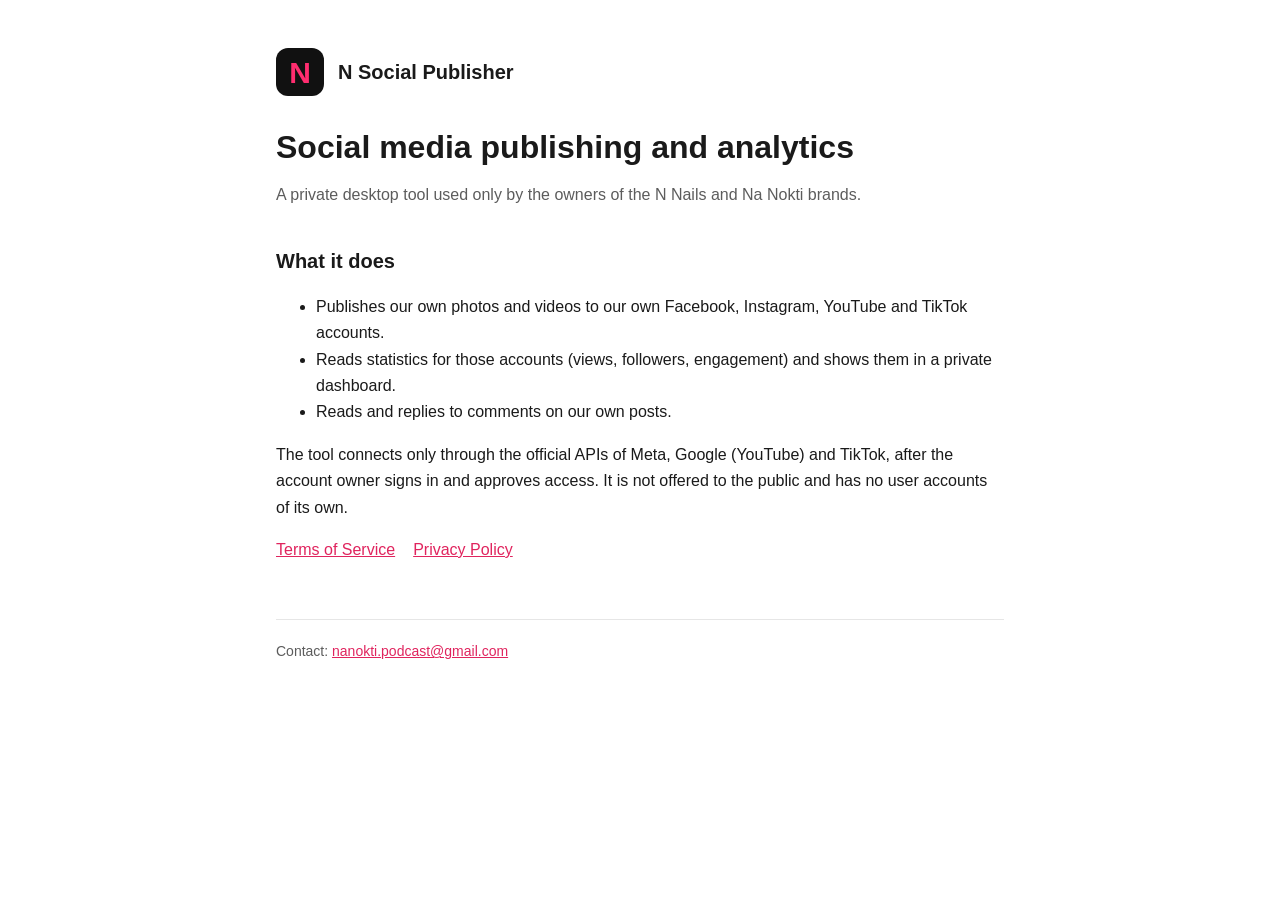
<file: index.html>
<!doctype html>
<html lang="en">
<head>
  <meta charset="utf-8">
  <meta name="viewport" content="width=device-width, initial-scale=1">
  <title>N Social Publisher</title>
  <meta name="description" content="Private tool for publishing and analytics on the N Nails and Na Nokti social media accounts.">
  <link rel="stylesheet" href="style.css">
</head>
<body>
<main>
  <header><div class="logo">N</div><a href="./">N Social Publisher</a></header>

  <h1>Social media publishing and analytics</h1>
  <p class="muted">A private desktop tool used only by the owners of the N Nails and Na Nokti brands.</p>

  <h2>What it does</h2>
  <ul>
    <li>Publishes our own photos and videos to our own Facebook, Instagram, YouTube and TikTok accounts.</li>
    <li>Reads statistics for those accounts (views, followers, engagement) and shows them in a private dashboard.</li>
    <li>Reads and replies to comments on our own posts.</li>
  </ul>
  <p>The tool connects only through the official APIs of Meta, Google (YouTube) and TikTok, after the account owner signs in and approves access. It is not offered to the public and has no user accounts of its own.</p>

  <nav>
    <a href="terms.html">Terms of Service</a>
    <a href="privacy.html">Privacy Policy</a>
  </nav>

  <footer class="muted">
    Contact: <a href="mailto:nanokti.podcast@gmail.com">nanokti.podcast@gmail.com</a>
  </footer>
</main>
</body>
</html>
</file>
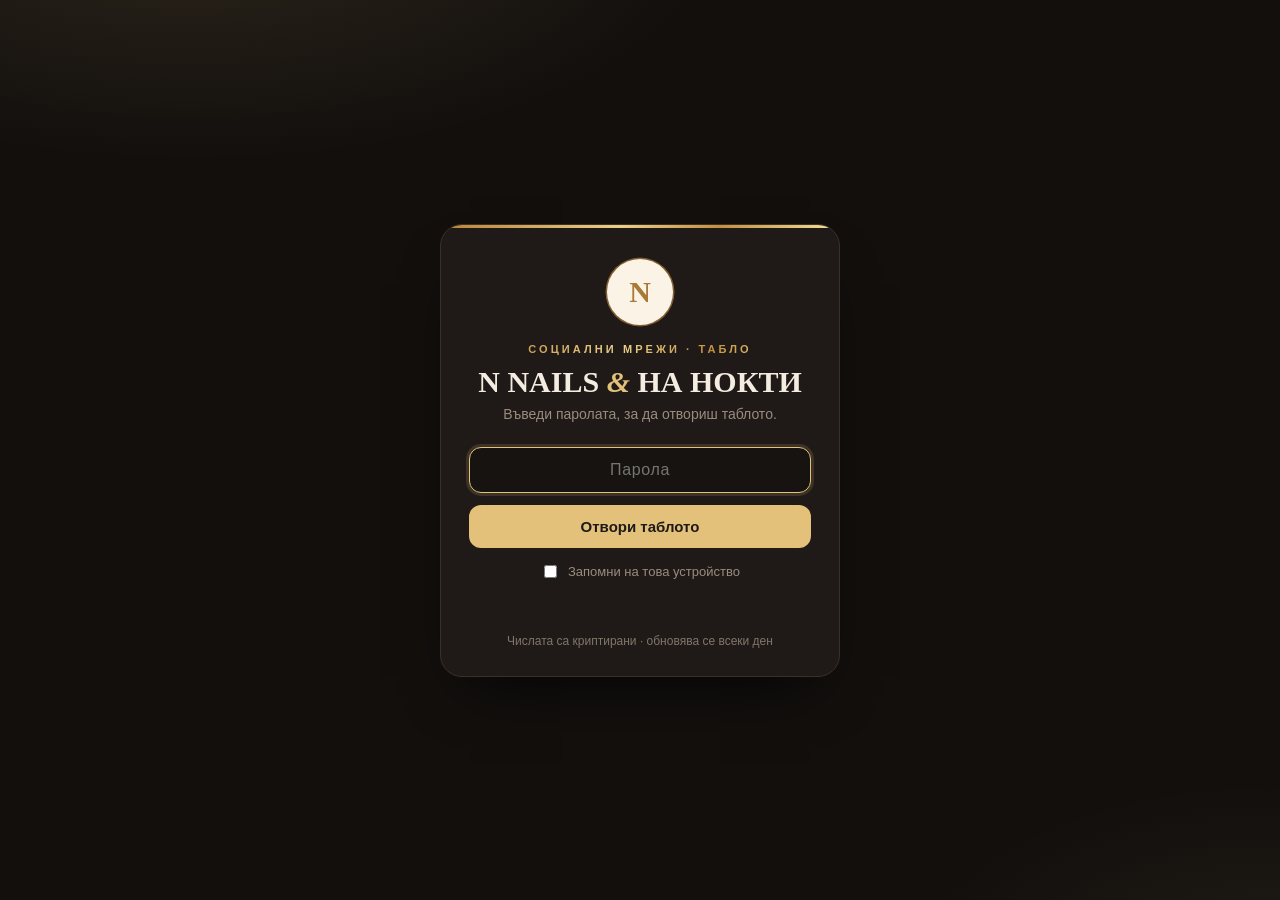
<file: tablo/index.html>
<!doctype html>
<html lang="bg">
<head>
<meta charset="utf-8">
<meta name="viewport" content="width=device-width, initial-scale=1">
<meta name="robots" content="noindex, nofollow, noarchive">
<title>Табло · N NAILS · НА НОКТИ</title>
<style>
:root { --bg:#120f0d; --card:#1f1a17; --ink:#f4ece1; --muted:#9a8c7e; --line:#3a302a; --gold:#e3c17a;
  --grad: linear-gradient(120deg,#b98236 0%,#e9cf8a 45%,#c3913f 70%,#f3e19d 100%); }
* { box-sizing: border-box; }
html, body { margin: 0; min-height: 100%; background: var(--bg); color: var(--ink);
  font: 15px/1.5 -apple-system, BlinkMacSystemFont, "Segoe UI", Roboto, Arial, sans-serif; }
body { display: grid; place-items: center; min-height: 100vh; padding: 16px;
  background-image: radial-gradient(900px 420px at 15% -10%, rgba(227,193,122,.13), transparent 60%),
                    radial-gradient(700px 380px at 100% 110%, rgba(227,193,122,.08), transparent 55%); }
.card { width: 100%; max-width: 400px; background: var(--card); border: 1px solid var(--line); border-radius: 22px;
  padding: 34px 28px 26px; text-align: center; box-shadow: 0 30px 60px -30px rgba(0,0,0,.8); position: relative; overflow: hidden; }
.card::before { content: ""; position: absolute; inset: 0 0 auto 0; height: 3px; background: var(--grad); }
.mark { width: 66px; height: 66px; margin: 0 auto 16px; border-radius: 50%; background: #fbf4e6; display: grid; place-items: center;
  color: #a87a35; font: 700 30px "Didot","Bodoni 72",Georgia,serif; box-shadow: 0 0 0 1.5px rgba(195,141,69,.6); }
.eyebrow { font-size: 11px; letter-spacing: .28em; text-transform: uppercase; font-weight: 700;
  background: var(--grad); -webkit-background-clip: text; background-clip: text; color: transparent; }
h1 { font: 600 30px/1.1 "Didot","Bodoni 72",Georgia,serif; margin: 8px 0 6px; }
h1 em { color: var(--gold); }
p { color: var(--muted); margin: 0 0 22px; font-size: 14px; }
input[type=password] { width: 100%; padding: 13px 16px; border-radius: 12px; border: 1px solid var(--line); background: #171310;
  color: var(--ink); font-size: 16px; outline: none; text-align: center; letter-spacing: .04em; }
input[type=password]:focus { border-color: var(--gold); box-shadow: 0 0 0 3px rgba(227,193,122,.15); }
button { width: 100%; margin-top: 12px; padding: 13px; border: 0; border-radius: 12px; background: var(--gold); color: #1f1a17;
  font-weight: 700; font-size: 15px; cursor: pointer; }
button:disabled { opacity: .6; cursor: wait; }
label { display: flex; gap: 8px; justify-content: center; align-items: center; color: var(--muted); font-size: 13px; margin-top: 14px; cursor: pointer; }
.err { color: #ff7b74; font-size: 13.5px; min-height: 20px; margin-top: 12px; }
.foot { color: var(--muted); font-size: 12px; margin-top: 18px; opacity: .8; }
</style>
</head>
<body>
<form class="card" id="f" autocomplete="on">
  <div class="mark">N</div>
  <div class="eyebrow">Социални мрежи · табло</div>
  <h1>N NAILS <em>&amp;</em> НА НОКТИ</h1>
  <p>Въведи паролата, за да отвориш таблото.</p>
  <input type="text" name="username" value="tablo" autocomplete="username" hidden>
  <input type="password" id="pw" autocomplete="current-password" placeholder="Парола" required autofocus>
  <button id="go" type="submit">Отвори таблото</button>
  <label><input type="checkbox" id="remember"> Запомни на това устройство</label>
  <div class="err" id="err" role="alert"></div>
  <div class="foot">Числата са криптирани · обновява се всеки ден</div>
</form>
<script>
const P = {"s": "KplT1RooLkzHwyIA28pFCg==", "i": "6cYKSxZYND7Y0c6y", "n": 600000, "d": "Q44kvfX4KV32/L/ak2qkQ0MLFyZTIXG682zielmgIFGDDcVW3wrplcZ6237Nce1m0BLQE6Pg7blh1JX9+qfftWJLO8zbwu119sYH4l/vgsfVwAUzz29Ugenfa5Zj6m1+INTbtOYUGjMUz/Qo8JxMtYy7AZTERU9edLwYSbDZB8reGLxwxpcv1FRHBeZ6XrjphajOj9ObUswV2n2XcMDbrgUBrl4Mgz6tsucJmAHFqWUbVLplOZb/ym+XYoDABARp51jF4zPutEjEb2D7pCfsW+ygLihSu4CP52T6h0q1uQfPjdO1ND7aSRTZg1G/vKzwkfrFQGR0toRR6Yci4VjvW+7sLZW94L/dIJ8evBskRi8/DaVyvVZu1F+EA8kkrpsy6MNAZ2vKlmnqo2yA1+Gnf2mI8krZ0QXjpKesUb3iEqo8NQIamkEP8do0haXy5fIStl4bEvORalR0b6MWY3gE1IrjlMuaFbWYz1XSpLyPytMuCyIkqPx4gGVdjPhlK3XmmDZXRY05D/Xvgd4pgq9qYQKhzELI2cq5PNWY5XRvwS9SUkDyKueeoRCYaCBKlQz/QyJt525mk96v75ewc71ELPgO5uj6l0SWVEPPThiHZlX8GMg3EL8+64x7M54+rddbgITSIw7gBIubWpTGsQRE9NTP86gPz5N9pRbXLTYz+xZUAhv6DIih9coQdW2dQ68c/llxzrgHECg6Adratme7R/f/HOjst7JJKgPO9Pt+NUIBhrZwclvlYiWEVEXYJOW2brghYDj2m1u7OmOWI3ym/PDSwPqXC7fijzEci2DytTb1GNcdH/xLFuQepMOkhncmkwnGUaEV/iMG7pVjKZoHBKg6d0oozb+tLogr1HSNfKtv8C9LXuqmgdNXB4Z2Sc0xhCfSNu4pivyx9M9m0//TKl1hLTd59trocEAfYZr7c60GxiNFuL36awexXf4Ky5oW72RezePk/YpVHKt9mjslB0BtvRzV8toxgjLgRyD9VM0AWndFOE2fp3AJ6ti3YQ52ZhCY8WIkrXdRTiTDwvhYgko/x2zdUFNkZYy96WZwkO00T9nZZnoLC1DBQo5mov2yAoYro+uTn3kWoiseI9yTHVPOfpGhDhLXqiZujp6m4jnhMJj8kpQH+TmL0IeOO6YVaF4Iol+F/4yqwOfdR/pbUzU5N8DA7YhrBw79UgLz94Y/5p7pl7vnfvz977Qa3OtfknGVgVKoiocjKFe3XYQgL8sTuakXxWBj3LWTWIXUFkOfSqCh8TPkDWwOdWdzV5jYlRIGuz0XFuZAx5wrmku8iWdbNRCEVG+5lA8GmBYdepXo9bwMfMF4pG+GRFcat7eUGA1OsMFDwyWukd0vjiPjZ62tp/+PhV7Lcw68rxnbeus1gDsY3udyK8ds9J4HjY2Ak+Bi4OE8ZP8iuXLU8EMlw1kdjYf7y2Lf8H2Aq4wOqqPAOQy4Met2eaK2guT2tdw3ytDZQxz9awpJ7NzEnKTlj9axgQrXEfV/izIbLoRdPoU+sZmMVa6GxVilWQFtCv2XIm3KdzRCt7QKdaWdQ6s2y+4oRz3q0L0fu9cpcNT8othXJGjwOOdhvV1hJODwb3SFUFWOPfjCvWcJmxvkR8bdNpzBk6T27Z2RaYq7AyVidw13YXj41/K8rikPk6gLk9+blH0DH7qdiLtG0kexoO0l/B0HjrYivP/haI1MiGd+0WR/RO6Sft4yOCK4DxtL5gRytJNugIEnuCZuX9Lb82MIldnGYk9Z7zoFH5elCyrrTAQqDsS8iOq6Wew7bFL+w1rOjaWsBUrljpY7ALnV23/d20U2Pv0nGbcXDfmG/sXeRcfISjcLnUqaXRqmx+Esc664+B1/+glv5P0REJ9e0n5s5g9+tHQrlvyEcFBDQUDaWtIJU0m2yFFPRyn1Wey7AR0s2uwk4fLY7pubWOzBcqM8o7Za3uSKv27qzGZzkAC0oftKtpWgCLhgEk9zwI+gMMIc+UDAfC+F3/HVAmtXhuX6ijDS+O8jHprHh5P0+ujsj6IJ60WPKC6nIi9+hrWxGpb80iZEsozWCxPLdzqk1UXScK3CWQgwJieY9Nc9xkNCMpgsFlTfPvPFqfIBjojirZhqwPg7GdEnymFqo3K/U7EwlNcrmAAcZAAAaG3Pfp/PziFVRjufh7q9RrDeHo0IE5ETa7uz+ezLDOe7/qL/FNBxBCDCQVFoomzPmycNPfUVc1g4oCctNKODL9LVN9+oOfhZm6j5m8tjjmrf4OnGqVvge182gNkq556ns2uT8lfSG3mtWwLXCaxmmfuk8AXjf/dVOC/nQ69DhinKEX/z4xXjtebHhvmbuQ9MlC9eslCV88edcSvArzaikvBB/xEGRb4UT5IlL8BYBo8MiMu9fKDxWprENCBLxVFnTQEusSD/GKIvW9o9x9w9E+Hrz5Q1Wg5ObA/V1/7TTRmMs/yhYB2lXhbithpMAjoSRdKQWWnu9wx5E1+WWyC3L7esBcuf8I6aTBeF/QKf0yo0bwTTc9Od9zbjzraQazzV8XsU3LWjuurp4AZqnDvjBX64NdOO0obPTXCwL9Yv4VhqEpBd5ZhVjT1bPT4OSibeqnb2xLb9sWiXH54SWLKAZDT3zrotc7nNrQNm5oKvsDukuA+vjfbhePpkRZs+/4evUJdouA/eBgxLG1eDqVHWsiwItcyUzRl0BlF0lN0RHSG5QYUTyvJSkfkMEAByZOd2qOUw02JFYelQtU/kbUR+JDvWx+873u/nEg6RTKlbuVqeOwupwue6SXfnXu2W3tUpP2ytXyFt9S9/g9kJbkrjE++vl2CS/HHtyZcaqrH5fDLOtQH4+lVVJ/W3s5w16uUuWZLfPuf8EW/nz4aG8ZmICC30DE0H804YUiZpgauMcLZooXk6+b7iPzFazE7OAiJnMWdxpWmwWTHEBdxKmCHgxOmhwLwAea0EbywPGHeRe5cIcJGWfnsMS/UMrKGsik46Tr95kfD8IpRKsqdbX5/[base64]/Lj5JfCI4HYtdm8iBadYQPCSsRhGUOUTNHn312faws3DXJNKgbxgyUiZpcZE0G/MS0Kr3ZLpijn3v6TV+6k8Szb4Gj03trw1uijgVX3/v720nWUY4nwZ7mO1oJwwUGAb/R4qBLNlV/lb6MneFMdYn7vVA75RIlxCu5FaRhvbISVj0cRz3V2ocPWUcqCKziNzYsNc2dgwE1kfWSfFIPJN9TsnMer6u25CO8aWqc+QSxB8b2A6z7mOxPXtCWaRZkX/Hh7i8ZYOcBEc6fa40l8fdobw+DzKkS0nMAEwyCl2k/VwdDRLB1umhO1FxG6eD7CaJ2LwyHMS5JgYy/SURFR7/Sb+HxAOqKzmTjPGER2w10h4Ihj+vG8J7RckvKvaph6PraxSxnl8cWPa+Rh/D43gOyDKRQGKNKCIbvLhqqugX3AAjgmwb3wDidL19YgOTwrs5V1YqTos74j0YEHUnkrkhzO6hNaDbxoA183DFkGO8gNeA/rPtAHeRFSumSpTv/cIvpZQyKC1PwDL2am7UktCJ4+iY1K6kn7MQMmedkd6WubnNYWDRmB0vw9/VL+y3j4o+7PfHaKZPPqJZVqYzO1d9Oe+kY/od7+B32tnhVjrF3S4Hq/1fg/fDS14L7IbXCTT35q6E/GyEJsM4EyHX+YhxugYNc61gX25uJ+Vf/s63bBPldga1cNbzGaDjOedzQiP0ixPPvgKcLfrgLyBAK5Z4bZTaliidMP363eo8jyQSZaswQcdCdRe0Uw/7yfpdzkteRl/WMTrG1LanR49x6pgHRGGmMV624UNdEmbPkCFctIvVNR4hWHwOi4OtW1l6iVlOuhbdTcRcXRNCSATALPE2DkMezxvv+uxyXqchv/DUqVy7aLxvHP5P3zvbQFpMzWB9AMRlhTx/l/fPA8um8i2jsq+WpSq9McBKqEfDio5jMSObejpozbswJCe3tmQq6XAt6+cz8q8HfmcCVXR+/FDZ0ng6tKUimySZqoQnY0H8fYl/qAzehVhOWQaC6t5RHilcYaX6Sq+eCw/4STyHX3L0r0/F2ih9Pkz6HSeBEor/LeZZJEfFapXhCodEoxQ+/as1H4zwV8uUV3D7CDkldRtV1BMv1CkChxHUNsbbFnKZs7ppLTpHT9hjsVm8IcfYDrSaco3imkttCLw1CKlT1tUMQrf4vt7zc4FH/fgiVBncVIHF9QbDS4rqwjwNoBcSD/mYXj8R/QlFo/HqNy3V2HewZ+Y8aybkSdCQePvhy1JXmYPH1B0O9CDm7Vi5/cZGyALgJcz2cqdlHrndUN2QTuyTWTitcPaOsEjRei+wXnRsedG/yA2pF7CHv++h5P3+GI9BXy3qZuPs1wuuYe/Ff8Qms56R7ZZL/Zt70oIgiyqlal2AH9JJPTO26u4eTGmtPyT+Hqu1H1BIYZMamZQDonvrxCpFGzWVUoKCwl8A5BBOPIYBfSZbzhZrDlNdg3dkG4N7cXzt4g4ofLynOuYzCbJqHfAw2Lr4a/[base64]/PBRpkk6uAAc/LXLRUtjksrTcIAQ8JRSxqVC8EE8IYITbZhMCvQsk1Dsa9n1NHjqCBcsy7mf+pzANd6VYrlTMbjZ8PGZb8FnFsrItOMzpPBRinhBvFvozSWxwaO5R+q+6cz5XKrSndT5PqZ1zXGbXYy8m33mjrd/CQTO4cBbSHnc2o2Dx5ooP5ytzHozflPht4xG8M2alFmMCDT+n/g6AaOpvm67jMTYfzTm3m2mm3gscfaBD/cWyPeL0w3C1UHlj0PTfj0RQTJ5c8OUzmEPdyk6ta2EPPDXX5uMceoBqCBNm/DGiAqInuPO1lrP/OZUY+QHgQ9QEbSs/HShqKn6X38bDEXUyKDJvIKSAHuLp9nsRxK4s5n93W1W+T7JeEInMOhHwpICuKVHTggBzqJ9D9DqSBAvr0TlrLDkK+3DHX71mDWplqfx3IecqE/AtPQqz4828SWUcHLfpf82lkDk3UrzowXxpmXmCoZHrZVU44Kma9qbXeqUFfbNi1gt0luiQd5MPqQpqdcRDfU1775+6d6fC4uScXzyF+Or6/hjtY00fG3hB39HSeZDstYn9U23GN8Zunb1m5MF/bSW+tQjswU4G7DyDJ7MGhXXZVbOjCic2gVIHKT0NQmw9Ny3rPzHnAt2csyqhz6Ic7K1wD43QYah5mPg/NsZxz3ZJtvucbRY6ZH/45bKmzR16m8vN4kWMvgIFKizJuVZaOemPbWGA7VdWhL5rTs00aZFbvzxJsezRzA0tHuZTKMYnJkNWsRAjAK74Zk8ExIsQ+9VXctIeTThV8yAnTj0EmtfD3mJQP8S6IjEwnEZoo6DBKQgFLuZN8P/Ndxw7mVb+X0yvwDQqfhpPwWmjhdI9Vfm0LSYLi/11e/2iu3kpzcNUmlzpPvxWVTLtj+BDUdRJWGFm4WRaIUflv/yI+AShKj7Fc0KCbkYKkpQOZcOzw8eVDvfnRj9E5+gI9EhPoFvK0KZwo9zDXI1sf227Smr+So4W+mbg5ycXHd7r2VstMo5SU6rIyKCJrP1OIjwTJkrXq8ry0/hSBv2TM/dMA+rxiav30mbtgg6gPTaDkbayLOwpwZo2xdPkhngPeKiDh6nP5P6Fd+nBxz7SeTXRRt5Pr3MH8iP3YFr8qWwUbrHxr8EplM/tYjlGPQ3ziAU5y6SwhuBHm4I22VyGxhpDWGZjajA3D8qL7WHYzZHm2/hisXZ0xwfbatB+rXy78+mPIr6I5wpbBkKOIhtLFnVcZLVOf+NzT2RZJFjn8VfZZXU8CA28GV5Ty1/rIx4GIsf43Mpa+G+ooBco8FcxJyS9aqg5OJcTyp9GtKeMJ7gXCQJZLU5yBlnNphWkTdgojb552BSVXFZVJL4nb3jYdlHasjNBc6s3M7pHd4TUy0JyhBOFRLg3AouMtSM3/VnjcGqydHC958/uN3EgqOdxL6OIQj63mwveVlIKyr3w4gtLonqnM6Q9TRpg5tSGo74iNSxvQxDL/RZnpstPCN+iVKxuUXnG3/z7XtfNZ/kCKVJ+FULsPRcOqrsWuO7t4ntZ2OeD1YEAsrlhC/oPfM0pST5a1RRIgHImj570a3TNHJdpzG0bEKX3jAD+e7zKOk072WPk7DSE2KBpBRxjZSOuWU2oL1oj2Qd/r1PmL6Pbjau7TOoE6QIgvEzW8RSjVt5GdlptWFbEpyN6/mB4fV5+4cuDAWpjyXdm0dF1p4gKiScBhxtkLdmFLIm6p+fIuI8MLKMiatrPvGkqTuM+N2rSS65h5zVVob+tWKxrPeNX/+e7uYroGYQuzjVnJzJWOK4A2bdhPt4ee7t7V2mfCDYhLlWLFM210aidXXGafrZo1Z+5Ktm41saHvEU/Ytu1O0ygbZn57zURtItnQa/9izU14paXnXHDXKClNBfXrli82yO6cOJLRcmz0zwkPaoaHNF5JudT4SDlpLWMsUB8ndCqOVeEiVXkBGfRDbmxAl3OiD3HbTuui61jkI6epDYaQXuhqI/xGCVandL/UpqDl+VVG3wYM288MJ4olXDbVwBMOq7nd4tY1poO1BoBKXQFCUhQWR2y1YH0zo6WWfkCBqKgAIXyymCXIvlirZ9ncW7sRte4JHAkTr2F0bYRAy/Szx24Wht1xb0s2nJXjuarln4d80KDmFjAPygfv5TYfBeaHfuLiG5ELhijCkCqdVbvZcgvbe/B7k6doBpi6jIkYNakYz7RTMbiT7TFVyc7QpJ6UcdIrSQSyzqQ6EpGdhrF1GjUmtBR62VjnhAysN/R216n74DBOl0R/LdQy1Ax114I/MJIeIfixofivQeDdMqAPN8oTrxpOgg5mNOin1gTBqYr9V10vkWRTcLrFsOrZflEBJV3013DymNKdH3C5usZ8QZVkRdu6PREzaWFyyjiXZs6WOx/SCYrRMS221YlhT7qH1WOU2ImteQ3JMLTlUqvlMKGn82g1kgErSDObo2Zkv+g7i7YXqFzal/5kOtROlTSVj1H4zR9QTexQJzkT9E2M0pf5U/lfCGd8x+sxQWQ28wOKgNbNL/9XObDt9d5+RiHXa+54HVAmYJGkLXztzZaqTd9hXhvwP/ayM1jV/xqpF/OCGW6ssgLADGq8g0HDZfjtxumhllIa3xcoPae7QKL3lVpX561bBWNQgKPq8ly9MMEJOZmp4TH5VJHUdLRj/opjRJUSrekNaOoAHcGL+PPohUfOR7E+xKpIbybQw5H1mWCCUt5QmaG3v7zmqDqf+2kuRXUmnTOchUsnyI2HziwhcaTJqCdTJVpC+owAxB9Dc5HMBN1XmT16u4ZCBw2lFdt+gDUhe4Zq1e1edwcILobFEpNX2F/ygbTzA23k2/BGWY3Ul+OCE7Pdc7SPw5ia5OtoZktJ5pyEjDSTNe/ow4ntTio4O7e5PE0lc18L4WTmlAwE0hWJdh2EZta/v5opjmUAHDWQTy1BRm2bsOEHXIOKOIva+il2Y3s6yXrz8Dg4/bF5Kh3U91OvVFdV9PqDWJcLQzyvm+qUIH1xZGMMCpAfblmSlv9ioTwEXCLpuhVdCYTwlK5qdfuvfWU9iFArqPfbTq6xFcYOX8Wp1M7EXMnLY9Ec3wmXhnyNXuVS3BCpwx24wm2xXep9lr8UB374946T8w8FYOyJ/XQuAuOH87msdFUnbRRW7dlVfI+W5JZ90ib7Vl7AGvMGC9l0PH5+HOoU/YHIBgc5dach+gJVUH1Tb6ZKWtqc7mI0vgfqdFS4J+YGdibGX5k+i25gt1Z118Jo2FguKn4R3h1U4KYsnzU/pWkjcpmVjwRB0eG4N4/KquQ/FlxpYr8zXcqUvNjGp44kJrtwNJtMkAsrLhniCeQKRV5aSpb06yleyoG6lb0aN2IMTVL98aUKfPsT64/jJ8AYK94XaHtZTGApYpoZWJCriX5m2jUBWR6QfcckAZUNEmb4shUp3Ry8n03J9xNuBWGmwDkpQQMmcLYlovqit7PhfXE/ZaomVKfx9I6gd1/XPE1GquNuh4h0G+D/EbAaC69gxM6hDtyqkJSu0rz1HWhGBPwNRLkTKqYGP20k85r6In4KM/s6R3GUjd6EgRi35lCk8f7UwLQRorDYP49bF5sTY1SDMYu1jyLTqxYvCLIsczRCHjOIAnkNq2gmfS3X/fLI9JIXdWt1UEgiTCp739Rrs2jJPUEzMS8qU/gUGNNvt+nUHvuQwYt1gYA77pz8aZT9RUNlja1mpI+vu8ynb3C8uiMTtjApKcbxItMt1X4XnqOc4/BhyY04bA+EIrHXGjybUWFvL2zhiHvMLLkV4OofpoELBMEP0qV2pxMiIllRzBg3Yi6wF2G6IwRJrEnHI0U31I23VFeePRQKseSZzh5nGGLu2Ceg6GSeZX/XLwWiMAVfW+RIeA66hZIB18aj7+J2TsLjmb4vR3nCXi3u0ZmNRyhEL+3uuiw3Bk82gUA1qTpjy85ohoh4es77CWC7g17nmtwi2SVtzPqf4Rpz08Nfwq6jfv6gFgd/1jxFTxxc3F5nEweIf1HzvLadsIlfc87TVXGButC/ET2gZoDYoVMM96gtYPqy1zWFnvNx/2pOakYqSFywmDapGhRoEnzdXOuuNk/KVgy0AAyPIBfvvu8VtaCLsp0JhDF+ICGyH1wUmlSH3ce4H1drRrWjhpleS+GfCxvrnwySAK5Sd+i776k9ZLY/0MB/8GWINRLjJigxJB9nctzt8R1jKs7jaoRHQWGx5oeUtplxDv+GcChs3o1UIwtF4ND6Psbkndh+AacSnGM84ezDruc3smOKjGINUbYXDAmvT4fgTh895F2XGd77vnwYAi7jM1AjdGOmZr/Bo0d7zqrUbTTSCE1OOR+28eN3hFw8B2r1f5ohFEQeNKfmNxiAi7aEeOwAQ+9Z6SaW9rEEle+oMTIFlDVQQTpL7Thmqa98mUiiULyy52PO4rjn4SrEFlmuV6P1WvmId65PlaR/OogGab9+Zlvv9rYTlF3aQqBMHVS+vB68aknZO1d7jfIOuvw07j8jJZFxxKHUU32UMnsg7dZQdEYaXkc6NKEbd7POjKRSBle3kExMHEr/ZL7A72HRedmUHPgKucXXe0ommrHvLKgZ0+FgeMLQ449FrcQ1yFoiApBPGt/13aPKCFdNI/288F/H8HAYmCQiosZ+xjjApztO8k/Y+OPiv0GZxWkwKvQWAWu0OFdMfeWuoPlAKkzkJXHh87XG3aRuvM4N/Duds98Lq9iBiC09NXVO56tUJPcqLGoLMdxosH3aPlXQ2hw/[base64]/[base64]/cKeYlEmasP1B6LuyTHo6osnKRIfq2SJmWgZ44/HPYs1JygL0Mpn02qF/ciPyFznTfHe1vUTFGmCHRMwBU3m+cQjglEUn/i5M9GoxhdzuzNvwiWbJYYkTidtMGjdtC538Nui+gz8NJ/RsbVeQAjwdPqIHd+6khOMPsobwty0HtAn32ErWN5WxWGyIBt8wP6Iz0wIroFYpY28oJgHDfYSz+SnbKi844CqPm/YsnXy5kzCfR3Uzszp0xhg+RWAkNw8TczqBKlv+ILa+x0x37tJND9avUbqZE83RdhuK9i43u7+Vc0UxcyQQRleOEf8+rEbrov7sqhr9luk8fH3E7J7lcyyW0RNrg6eOMF/lTBbfwZIPWcADuQyq/aF9tBGxG8XxBVmdm6FdVCBasbHKyuTc8aPTf6LidnQIZuzpLuhxxKA7hSx5h1yiWttqGWldiG2xahXek54hd89EGap+lphp0o8WTuHLcUgg5pAC93ZfNojdmklLUJMEgzzjD8Md4HPCDPHBXvDK3e7TZ2Cs3ofjLoSZPUSCLJ//Bja8byrbed2gaX8+LS9kw4qpqfGHusW4MBzlJr3smMeYDVHgl8IpUvIMzRhgXgbLRWuZwimzE1Daah1KoRwUR9tRjBKY0bbXkuQDBEA/M7sfo4Mw2qDM907UJ0dEoKmWSjVa62xMh9LInorzg272co0t0UHV92+BxD6YWUKrjYCg7YHMDwZ7cpAdGaqHLYNiZbJBVhKP/JCkq2FKmGfjeguuUCHgqN6jP23odXibIhT94kpfSQO4HWSjrjI7EuwXd/ONEdwdWaztBmpxPxRyT4QgQGWsg0vOfF0Fm3r4pc9UT514hMmAwnKkLivSlPRPVcpTvaJjZzNTW7CIv8LIY6ej1qxdxlNe5WV6VAWVHwmGEbTlTyo3HqUDGMucnwDmrI7bGjF6NUnM9sZpMHFupgqy//s4ZXKqxgtdBHoPNVsdhg9PCduYxonFltGTJNtLq6eauZ+TvJers1JCc1Kd68OwgAPB0YiTTk85ebV+uis/qUk5uT6G9vT+NmFmLpUphwhUdoRi9fd9oDuZpgqGQxlqYTIElDz9+z0RMi1Oquq5EhLoU4tqlJd44wxwN1PqhrBCdwbjB03L8obNnLGj8BQXj/ntus+7hVcBzqTZN4/H4/paXu3v5ToqxpPwwXmVrnlxqQc+dEfuPWLCZXZM5NvlRYuik8inBw9RT0nFuR7jP6qhogX98XifrLLotHyL86d9b/fg2MZZ0Qjf0RFAhvvnMmf2TzBiHeoLVgDV7caXQGrsS/ugmQs2IxFLxzxSxnuQsO9w8EMfkDRTbVfP0oYjG5tswAmQ0lXmKdmyWrb+dp9GsVSFKFUVKw25VImBeLVFodKjBmezKXQquRvZlRR3PZx5BhnDY6vddqn8GiO1duII8N9OdA9vOCJ7JRSUyWdVlngkuNa9+A4aG1wzhYd6jWZ43CBea/cjJ2WCI2wDWCdU6/p+VlIlBs6jeTTGsXGCorQYTgdApKBFfwJda3evaPM41Or2y7PE5gJZVE7Fk57dj0IIIQd78GFiipAVf8ndiKTckFU8fLS+apk5xcWvgr+Lc7/hFJbghLoj5OPVcAEfpdwt91eMKnk80S4o6zu3B3R7wJrQp5nwPcCh+dsycTNECfQDV1dt4chhEltAhtHoaxWDiSBuhTuWTxQoF/8ZdhuPAqPvNa0siubVwpvlAuWobr2TRf5sJs5EiCRCQ/EEzGDfR/tCRkvbYToMKePGoIuYxIb6oROjIkBBJWVG9KtCOt/X6qSH/KzLHsXc+CS8SVD7F922uoXfLceAwV4su8peAam+z61Nb8YKj4TNX4QWiamOvDTX7j99D8wXna3wr51yrabUi0sv0UX/JDYlLwiLHTilOwcUknPlacH/NHHSXc5xtoEfRDnQCjMME4bHQSpauTwj01o+EzCwl5msCX53jyRL7yi60FTqyWsqz97PfraMR/trqDMdkqGegxAuk/boy7s1oP1kRPOjOw0ZacoVq/38G2Ggx/GnUNcxwWN1xrHlHxngLg5x6+1Tpi1oWAcoyl+rbaklGJKnVFxfQG6WanWmVQMS3j9BxiLlMBie6ExT3Ui0nIv8cCzwRfYjp/0he0W6nzUQ9erpRuCfnzaxF7XoBofJf7Xa6XbFdymzMXUFvS7d8iteANBd1HHIuwp7p9oSEu5q0OL0Ddld+HmSFccGCCu8JdiUL8C5SZ/QGk29LwqWSXph+4OlApkeAtA4a/LRPuJwS9S3UmOEroAqOPsOSVzyLSBSVpwbqKvAUabP5eJWjjqioplI8Uiiu1Wylop61YxGlbaMFKk4sil2ow3oiIlZQ76793Q5LmOL8nNKIyQfa0iSXxKUNsKIGpk6znN0uBQH4GSwUGA+doX5qj4WijG0Zotahlj8NKIh+9zMfHdI4vBjyFRk5ercCIWxtMyr/[base64]/nirvGGFOPkmqiNTZpANeJHQ0CKsWHEXhASLSmS3BtyX25SQKPHzl1hCc3NEjcMoRCL9TfULH0PyA42JukTMh3O8JKdi26VAw+Ncb9MLaz/qHRtyxvCmCg7lWwb3wpRcPt3Bion/POxkNPGuGqgGCkkUiLYzmwPTljYNr/pKRZ/koaM3JDeDYmtznHQeRgVfwTI/QA7yPV7xhNTBfCdKRI257pHnWu9QqoIy56L9sJ75HpY3YGE7ILMWQEKr9T7UfkDFHrjQAZXPfc08CnVMirqNvhfba6dOjIZhA6vQ+vE/gZveLZT4b8R9KvrArmPetfuGr6tBHwgHNaLSM1cn8+h0yEZSIQAN3M3gq+/U6ZSxpxRoMGO4KKprm2SrI+3pb/KZmmajqlcCSCABXYYcDPXYODEPUm2bWVv2eZVINfjNkmEaBsOM2A1Lb8XI4YJOhsrcrHPWGe4mJ/r3qACH46briklMHzRbkXRYeZ7hMw9I9s+EUR4NUCdK8M5sYWH6tjH11p8nmz8psqACx7tlBRI6N/WOMN8DFljh0tp0kjkQfY5JvJeWTerYzA/hx3VZphQfBDOv1RIoko5nYRnUyfCtF1FmUilJEkj1nAbHhLIzMJ2YSfSUa0jGlPuWGIXryqqBL224wzdLgOcV+g8WqZFmnNJYhp2+SPbF0rmcKq0juCB6KskGK52rq/D7EyndSsvorUyh6skx3j3e+viLoFxlFAsI4KTB7eOJq9u07rJM/0rjTKULqwi23TXGdAEYKDSIUB8P+cCh54GEYb+QrtCm0J/afQG7zgNL4svP50TQJntIqIOvKwWwLvkgcnF8dUOjXnvp5651GqQIpmj0Tmh1s3VWT9xaebGAuweiBx7B12eQayjE9gTMTtx1F65ecFm/eKwAx3/6jzSSJXwBSxAqmr0POjWebOG4dhdTGHq3nb7uA64+TQDZNkXNq56kz4K07/g351g6J79FVgocdIznhodEjb2QJx4cNuufHG7ndC0T/pGZAI6uNdSVs73HbliKuujCx7QuNgbL6UB9GWwsW8JO4C/TmGL1vBaM0hrYTPbEBEAGB07pyPpUU6WwnbfKPp9pvw2Q8K/8dwtMfU2ey9wYhDIk94OKyONMeqxGtNo/djx60vEPHWR/ZFb5snf5f434nOFn9kFJC1paao6U2HHr8Dk7PQUZ0DVHyf5V/6pvAyYhp5YPQ5xwCr/uFSRMvpXyVw8mRwezF+huU9fyebmo+z5P/omX+1V8v2wpHLZ0Va/yCEj1n8t2UNj6yTCpJFowI1ieg2Slf0kdk5YTIr1WOVDFqPb0HS9DkGPo7vFR1dRzSKPrpa5oI/UrzHEkAI5LbmcCKkcFfRWp9+nK4BOr3s2DsV8jz/cujDuNdMoPOrSffuUH4tC3jAMnY025OilKLHW7vWc6D11I0fN9VUxduJS3DTOJbMBHIPGOPEFfMQ3JVFTp1FUjU9kI/wY1v3EweBxFELDG+PKZIxw3yQ1hPvyOBm6f++lzLJ/zHpbJwkX7rN1hNtQOttl6r0iUo/TL69KSudonKHW6cXdaAgIfM015IjNSyLesnxlejxKSYDWVYOJ9RJQtJQZ3uvF0trCmXvORdatYeSprmFjYtgpUJ4/IFheUxTbOnQGsWxc7q1eMujjNv/OGZROlYvHqrp1B5WzE/zECTA9JrVn3sb9jNHMtNjtrX2jvjfSbNUZDVVhfPbbiEq+Iqp+87MHAeKsA7xd/NZufIRTcfxfuAhuSr2h6VRgAXRUEHNwy6pkp16jNJXW4ksSRpwwAmrl0jWzxQ/CCr8ogUj+fEiFGhoMrONNxpH5oUaK1nOFSB0sn1+PNkspv6BVN74lvaH5rTECIcU5bxTxraAezxdgPDfNwTh/HHXvFrHo7+/Vi4dEpF7JiSwRiOtEcrakW1sonqAxN9DENlT/MFoowkbwccV68NvqnP9nB7sRypM8Ag6RVTdR5JeJGGN5d5CNMxVj/tQkFvDMptK9+IK1VDbERadzKKCmsQjYgVhvno++GSxql4SR0BIr4TNa7jYrkO1BAWYiHwzZxZXP0GeAcIDcwpa7Du8SDUqm1jhL97GtT8KYSxQUO+ldNShmhEXSo2bLjQ1FMFvq22d4scVQxMhmhKTbZFg/C9ZJoASh7rU7OxTsKX8e2+1bwomHCrEP0QcLKKg0ZpwPHb3cqGBcl70d17bgUTPPDF+G6dBv6Q47Lr1sL4fIrSMRtPR1SwxsnvFi5BEhVyvs8SCreT8VLF8N250MMqS6InFkUj3hXprLX4LM/PQ5YVcMEDHcPJO1496qcL2vOH4+5Y7Hw3yStETuEV/3pQoeZix6S2Vhf9yLy/8b8vfd//[base64]/fJSKmBEtfEeG03MDZZz6rcrOD/wvvBGAGfydhzUThY7uzmIxzXcLSTFXbW4uNSMtfwi2aLzRZ+1YRFyIbr9nzX7QdjKKDxHCwL0wPzl4txaiyr02N11/UHyh9OVVfuEBrAWzBdJq5TXefY/Q2nXPWxhWS+UiDjh4UNE7d5CyBaQ1lUmuJvt0Cd9sZUOuflzFTN4m1a4RQpt2U7ggx4dp/dPcCIcr22HYTPXhbz3LO9zty/9px0S/DPvDef5X/8uOE8HxAOReR737tXwpSzTWrtFaQPrpTBuWWFxZoToGW4CfM9ujdKbRHjP+NcMHF7Fs54cZTkIOVqRo360WlrdlU+vJ6y1kgKrLn/OFbLQUouZwMx6ZndpH6CatIMqbcqptRcy6reMNbgiIXnD5B7czzzbM3MGa99/jG0puGczB2zUCQ7Vs2qE6K4H7oUpkniTibqts9yV02JgbB2cijfiv4aO5sYJbxgQcQeBSPCtb7/B0SQ2EtMBmmEqdvfgyWHizYd2AVid8mdZA2EwimzFVq4GFAwciPaLx0NBaqQZjovZ3tBe9tIVmAjjmIS6NeY7mQDP8tW5lBFYPxNMc5iY+9EZ6Y2tn1oOyX+fBCdF79KUd+bBq2S+5yF6lsC9eL2DYGV+khkdFVsPbPSgtuZZWwnBIFLCNWDO6vFxCAZ8qOKpoc/JXu7b+hl1e9Fl15VexOgiS5H+CoCbPpKKYPxzBrv5Xjf1chCR0PPGBch+0gLn7JOdjr9AawFgz67JOzSThYLUV7iV68lp0Kmk3gRi8+WVvCkKDGGILfJ71bmi/fPhHU+FrdR0tlz3m8QxA9ipvDVDZEjoSCqkhgyPAkW90as3acwcGbxKENr+t/1JlPNWu7LUAbsNFy4tpA2Gn0MTnghAawGh+DmO8IBrbL8Dw4eYdno7RBuJA+MEbD1baJRl1XVAXrtQAo2A9MvdxGCRm3lGx0sAGrdz78A4t98AKyCPgLkfbCoCogfLGJRxcS9DQp3FHBBNeF4uGdJpOLUB/eYlg99ciY3wB1M+H2IYb6e5FHffJLM+HKCKJriLlxKZCu72Eq1BimbtemtL9mwLNBrxlzV/8Hj5Jiq8a+hGmX+4n43Th55GyR2YzMMe9EnEHLtHB0D3aWl/HzOBTrxPuB4q/t9mT89xo09rM3eXDlKm2PKJkx1LhOCP0LyPpTIcqmW6aIsuZv2L3IGhPvSPE+gb/AcgUR5LTD9ZEmoymOy+My45hML+1KEcSfNIRf6/ZarMmwa9STzvSbxcld74RHP+vUUdWBQJ1sJx/FTcxvlEPwxsIDrfEvqz1lXqt8uilyIh8Dku8qFh9sX2H6OtGD/ryhsaPHLwylUrCVp9RTKFiyRUmPuqv2s0qP0PVAOkjkdE22jRRPck1TloY6RJX9nHlaACqGwo+DCsbWsOMhmsPHy0p8Q41WFZRcfZrK36CKpxXq8ivhWtvd4UE2fOntJJA2s8yFU47YoMM5Oj8XcT8PKVlHyC3y2/[base64]/1bCJzPdUnOULXqRBOuIa36XOAK8as0hDIHSBcp/1dqngiUTvO1tKAi9xXFnZ68FJWMWdB16kitgvlfq4vO+3/gZSYHmkPjiEMvLF+zWHuSvj4RcGsFD35W6V9GFaHZk/PbiAhX0/h83VmWwjIrgHmqVDzJBM5BaTAGU6VRwI2Qll0zmVulbIEtzRWSuYj4bvRPPfQcQcvqseyncs56abW3sAJDAAWh2YCMua6E4sJexqoN4ObHbtamtLdFlzBqC1QYbaN3/x5bZYRAMB30EOHgsKRrRpKhmWS1hjfLvzSQpvt026cmLRNTANON2cZIGIvrZ7aXTBWP8R073Kd0K6TG6ugG4Uth5bYe95c/EXuuzwglxgVV1chqHe22m3g9c8RRXRXVXALUuytTUEmah21wqU47er/FsQGOHmuCX/aQPaVI0p/EWF2YIwN9cJW6pwhbHQkykoZJzutmHo7vLYq233loSnKXh5AZpwcarGianozEhlWe79pV9PiyTi5qogLUSgqdm4sQ/qcqHaXc1Ndt5mY6m6nqW95b5/[base64]/9QDFNVmu0EGXgCqRoURDdRsSzYmqFkpJRykgjS9T5nLTC/1yNsmokONkdXZR1ZemuSiVDCEadm1qQOnVEle2e2lpVtyTzIhwS9x17GzC75cuLYApPGY7NmF0l+T4ANpGIdInEhBqRWFZBQd+WlgQdymvxOeYYFFm3Dh0Cal6cKBBNHz/jQCuA4lq0tS72dxkheHA4J+zSUDLj2dK6eGJ1Vw/[base64]/Fo9l5du/pBjbJ4bLCkcccqWO38eensIfAptMqbfsTwGRj/QG2NsN49lWkWTU9EtfhSKwDaF/BOoVb+Q3gx2t/GxL9bnZ/LH70LZlm6G4f7eCNzkLsAzOScLr/HymPd/wV+lQ8alWv7mG5rUvxEDbH9BIXLVLKBnNQWmDWLP13tuX00/KSF8ZIwRrpxqbcy9Fgztdkt6PTS3qxEtAmI/lgHLyIe7XPl8dl1nxwxiLJOJ1LQ5tLPFo8oTBgVj0fj9hhMcrxl3HhKZpKrcizsclDZ3UEcIn2DJDwK4qEsOaCzE650i+VMxnNyNRrnwMQKrCGTK8ZW35Mpj03bfV++xqhsyrjeUeodJ61p0rf+dAp6FgbyHn0NbqvzyRy06Be2MhEBqTnn7W81FhPoXwoN6xXl8/2uBope4H0cqRgyO71cNgQaZC4u0EDPN+ay6sEUTxdQghoPfO8uTjaSktzdqoAY5h4Q5AxPkPWPowIpxtHdVxWD5FdpnMss+wFR1CipSyz1FMjQYqGmJgepYXL2k3sQdEzL5RbOs4EiHYRXIpM4uA7jlBx3luE/YPWvVj4+DIHyPxt+NDQXMINicqmFAcs40Zxl79Ffb+lTzCwtm5w08mscmCQHQPJR7QY2VxbHGx0Q3ZqCR6H8UcAIdfQWXYbmIx2tORGjmI4GObrmyTLNTXwIyILJ6ICozniHRCRoksvnmBuLIk57TpL0LOzpozbVvSUjN/u7HxHL1K/fc685Aqrz1rsh0nxeiZQNvsdKUm5P7Q/uzIEv9Lys52coxEa6FYF7eN3kJDqKWkiSciUR8J4xLZSaZ/xTRgcD73V80P2MWlWRFBmf9+WSj/ViqhM9Fzox0Ey7TNaj5ucuTI4drdosMaFm5+zqL4AWMBr/NCoG24tJCd2pZPuFCou54ZaAhZ+dyYslgpWUoWtItYXK1bssa5YX6iTHEqXffUH2gFcXKcog9+pVC2OCQqmFQ/[base64]/M1ABuZArINZ8eQOc0Ks+Rs22YRjVR3Fx0SrI0gm1EU9352VjTvizUhLCyVXve3rJnk4Dy3UosOGBpyXg9HfH+XkrnWqlESFwgBc7gVAZinmkpg//UpkOJca5rupz8JbeR9o929maHUQfXoEx1DAzwmmORpEiZ4emVk/pN2z96lulhogDmdUSOHXuaSEu4L0h+P8X+3DC8ou8Lo2wRwKAlv5yogVD6g0fGqdrSRbPMUsA2iHnxmHxBOomQB5fpekBuflk+a7IiGa/EXklXTFgt8Nu3lkPrOFO/KIo1J9YTe7UKJZE3a0fjnqWQ6JFsTEyFiWjOq+o/sK6+7VjR3o0TPo6AiqDKyS9kSwOCCIJEn4jW+zqbdCrlLduzAopLy8JDJw2vECy+F7SrPaOTXGYVFQE3aKWYFfVcQOZsh7kfxedcoIjq3hCf5kUkjemCTUPJ/SUHTO4QB5TwP4RhJ5Eg1GbFfwsFasGkbSVTtnCSIVorfx/aV8v2HXTUu3SvAxUj7kiXxzduSqo+FSCdSeGcBtxbws5D5Q2qSbAiTZY0QasOaqAXiz1s9ZBZW/KXZD/8BtX/yHYyxuUocTcXWMnLWLEtifQcBvfGCtjHSDs75YCrsP+o/CGMxYdVROctqbHYuqWMWFrwi0zU+pub/C5lyO8a9fFzXEEYqtyEYT2oDdHRXKGJoL8WaOUQxDzB811IV+oz12c/zEyuNZRtWflESou6ZAcqyH8ZlbNDiHGM1ZS8bSfGWRKUadoahlBZEU2Mnq7Z0DRUTUpCYE6u9613yfPGtTF2TVBYJ86EIuPRLjjxP0WktKVt0n4Nw466D3/WQHQRO7RL9muRuLIR0TRhrjdQ1QPBuY2XiFna3y/lkk5CRgagnBGFYDjWDd8AXR0Zy6w6JkQACYMAr/dDuXCKdf/CLfVCi0kROEKPQz2w/8lxRLJNhpi3OCsg39STJn+mQsg+4K2g2Z1aydxBwmd5dtnhofbqfP5/ljW+lkmaq4LmNk8KF3BpRdJAhpTzeDnG35YHBbqid0hjPDc4TVHiaqVa8eYclQ36++lPRgtN4sPzV3RL+qAkonal2eOmPusbAdwlVwPl7+FW6vWV1Gr5Ci/DfXYPkEuwDHz+T8/MgBTGxxWxw6ALX1Pg4jEoOguRuNoyVozWKxxLs5XGrKLsox/R9xz/UTBgHIdHl0doLR1fsfRRVPo/VDCAtgSNiJ4L2bNQzvlmaaCxEky/a5GNVBkwMl9x3ltyprVrCH8cerq4t/jtYVxXpPt03cFa1fEKGMudvfpmLx5o3cJagJWYz7yVr4d+wXXSNam/[base64]/4zAj+kc1tIQD7OcV3LU2mxCoJ8GIy/gyds4uGASvVuKO2xJi+XkTef2mewoFCS50uUUGfK2PwhmthVWqvMvo25+LbqkVG86rKxzuvV/hpLgbf9mH1tdpEl9LTkdwvJENJMDpWME4jdSNO0SCU9wRjw5tQrVQDQKEictTamc7Ynvrz1FMnekwEb+WVivYaXgP4WbOVSs+L8c/uZgMgY8t6OXgpBVzLsKahq+/[base64]/5xahXnK4VoZk8OhxvXCUoOx1xIihSf9ZSI1wR3hfPMALNYbhx6oJFPE9ocIwmebVcDD+r7YOOczsap46NLfIdJM4naPhK5euFX41Uv67XUQ56bwLdqdms0sNmpNrY2Ss80hRHh1idq/qGViJx/[base64]/ULs6qEc9FHK0DyBMw5P0HmmSqu5LGirqUQTCqvLB+2awTayzRl0CorkATI7KmBlocBxit8EMXAOJndbCOYQuZ5pu1LMjjbOYBGTYDhWec0ZHhMp8PAPLV9o/BkTyDJ8ZsbPWPin1SZvLCP4aTE8c0WJL0ymz/efCCzt+C84VdJawLgWaWWQNTsNeJV3dHFXi42iaa89C489ACtXOEa/uvpX5JtngmuSVEKr1/d6PcAmTOLxdvlSxLqFJ2UbXTbca1kgANIFjVDR7ANl1gOt9TN5ZGf6OBKp32Oyg2+FaDBrQ4zp2kVBsyfEaKt3SNj1yKjFBbTgFHdlPF75WPkSbbbLwZYEUka+v5Yy00pFONETizOB6DNNGewt3I0Rw3ZOVWdJZq06BCiHJKAKpXXUq9FLQ7jIwB/V0vm/obvN8FfhYG4QVZs8YO6nLYY0ceATz1xQ0pHWs/Ov7u6Xf5m/vCkgUCvhtV77qrbApTEuOKYaF0SSXn0d0kv9gdmliTNOngSEV1NsPjxeCa8oOENBNxUvqsGyzQLt8Jl5DkrI+/P3HMkVSX+mwp90MDHFz/ZZSUosRqhDeLTPquwH5YLoozJDakl+U9oluWK1L/kUJvqRCJMzLdzblkeBUAYCmiNtTA0aVF0mKgXHEE18ZLi0KfklPRv7lnHZ5vB1D8DqJS/0JM+Ir0glO7PsBOQKpK2oZktS3X80X9XiUAt1RkA63oYN4yKXgUuWEo9yBJltFIDMDDzgFWCgcoUmupDpXst1PkMdYBH8X0eoseiMx5ZsN5Nxwgr/VYq2VH9XxDS5F2DPvBo5CRvsd4RVj9nNRreYpKhNjXypF8OeXEeAnKEeOhfuuBIQ+LV3pfKE3TAToV8jwch06NgWgrsSFc1NTVpqM3bnDi2Hm8b2cmqv/nd/IEhx/1TxZeGN/MzgJyv2nd9zv5hJPBTZvpjgtJeydMAWB7jfi3bXhtwacopDICNJ3xrEssdOly2w4ijoLd9DYZ1IPD2i6qqUmpNSC4ZSERJFm/6Xuvk36ekxMLbg5yeuTSEkMsTM142/a6LxXJmG521OdrUrpq+uANIw4YIC1SNzJZwYEcIh+jgfYKo0MTJRMqaSuc/5s6aM9RcbsvDChzgr9lWi5S9leDMjDuY034ppL5kshUqHHD/[base64]/Y1YOa12bFbubCS9vGLnyVwm533ZWWQLjjxoaWgz4E7kc27rj7otVd0iBwg7KBuOazFc/C9TehxTp5KuXhbQlscQLDC+moOoaHAt4N+YuGJmXUGV2De386MIZSXIV3chClkyIi/[base64]/GJ9zeZp5DTbmJ2rjaFpNiMI2GLBm8dHNN00eLDojdpFQvBTt3Mo3Dps3zrh4Uil/cLPktQcTiac78thecReezo5gf2UGxzYZ8wMii7SDsphtmJl/ZjEm5m+0XYrDfFUV5nn6N4dF7SfF1GoLnF3tfwwROYEZYveRJHZauOXO22Vaw0PrEikmWpa8W/KtZlx/dX1u2N9pc/H8pcmwT4oImRQipYh6lZwFMwSJXVSalcqIWv1syONmiGkOu/ePpytVpBRAlKlatGIQoKhsB+4PzmnsHHIHA1eM9OZge3cvm03vjaPCiITJ7T1OAEKZpgdFHlArb7iP7lO8Xzi+zl9uKw7Mq4SgSkrMP1gUWp687eBQiEQBsY3aCj3dbsMXzu+0gwoul39G07WKdxiNu7wexynsn0dRQHUtE6WdAWq/Zj/9UqP89jWoD63K62CZSS3zaWZ5d7acww++UASWUDwpBYSxaLpzAYXALNiYHSM85He7qjRstf/pQuEYM7hCGsWfXLqiUGNexvo8KKs+Yg3YzBnKPHq1Ehle2MNlQWqxKsn5AYQDpEsPh/tJP/HCC9GP4QfT3fnAn49uTyoBvqmQ7y1mDw9h/URuNjaGXf1bX+mJjFgQo3sICBPOKuJJT9PXmcQzgQP486x6B9uVkyhUJarIP0QX02t8rd8fwQQlqfw2+MtLr4CICVxLjhBzkP30e1ESvwWApIYHZaiIfA4cNGJ/8q6fDHUgVf3H2S/vSSStk3m46T66PgsndYrXooLdAebb8gG0kglYr/jCrfhXUuaRRNZrO62GKvkmyUqr/0ROzoGttvrIZ6g8++g7myDhtKJOfi/RUcFDNCdhUpvulp2PhcSNJCOnZjggYDVcXcvPZVfCfvIJ+syKvbUmbnJMZZSZHCPZk3ODMjjyz84ss5yLrw85cZRsPnJ2tG/rkKiYCP8iHtV0bSujnPEZhOj+slKw7ZDa9/HEnm+pNVyV+/[base64]/FIz1l/vF2V2U/[base64]/ikDHl6DzEpsQdIZmkc7YXy0QgpHrxh/8nGLO+17wxo/dq7mYoHMY95KQlmwT1LxzsFVgFwzJ/FRj0RQd8krZ0Aeiltpsm3cTshqkbJ7cah6P7x+/FtkJn3bngQYxPuvligSpa7dhRqvvsbdH8xBDUrgg65lr5V5fVn/YkCIMLDx0raNlF4N6PyKBxecG5b5WBj8IuxbfiKaGf8UDelrxP3nvu1a4Bx7d6L8ciy11p3BB8D/0bzSWKyA37V3h4R2OfxOOYjmprme3rfU7LCq7tRf4k+RZIDfilhX8NcNDckMLN/m3nbqtZ4Q58RFQSqGYiwj7H4N7n4IRqJzdGnqlmb0hlzKMxSkfkFu+GpZ1494fyIUZ+TeVRJvo0CLZAoOfqz6VOF/Q/9OamTEUT3wMAqyLJFEhkEi19C2AQqViQ5wuzStybxeKWw64GRRk+P08H1NrVPDresuOgoKVvTy098DUmU/F8qGi2vkdQE6JB6q1MwWu3P/VdihGUGXg3scHz8p2XPtAZcWZpqWdEAR2ShVbUzSmgHOJvWe/[base64]/n/TFw9grpKlxr1N+jx+7lcGgMf8EhOCsbh49Bil4Y0lYkVDNccNoKpknG754j7OLHXh6OcIk/+2y/vBaukwxO4lhbxfnXbyJN+FxOSsV/pTwloFSZkGgcgV+gLVgAenb4Zxxti7X9Yy4Wp4kPvksb7kyDhGZtmV6d4ugPPLs3sqqXcZ3EMqnU8yslSMMl6nEDMIe5GRgGt6jYomGvg4EHEWHDgUyACL098Wm84rSSS6HC9ex+h8CggsA5ab/yEzaPjgwRQtF1rjOezoTSMQZ7bkOjiyidOd8tUe7vxmnsZpbPy8BOqnHg7C8OCIbZdJB0ZzSYT0syRXKA/4WVIu98hmvYVELS0EUww9IeuVKrBBFoeoS6mWQY6QdCNQtp+hDzFBYHD6birlIb1m+2p2MbJUn+zO3jHYMl/n2J29sjPXksWfxv0oY+soaArtxrqtBPC+ef3ZoPgm0cK4JZ+nKM3wztWSl3wPobKPYAmdY/FmbfY7/xYkQ+gG4qFgFX+6OPsCWXesbuSFWD/PqdxZN48pVXWjOAiie5aVxehtvVW/dskvYrKTa/6/VxsEbLosk/tXJ90gCxT7XAo1rkhUIr06AlrEHnSnka3LBONmL28Owd/ZEvXgj9phbn3sHzUD7Nl7wW4l4qpB2N/NpA3HN3xGKNUdfcCgsJoIxB+EjJE2WIeOYl21A9GAoDhNnkhxqQEgxHZVcFRsi/HxZXBirv8zMV/DNX6Axw++RCCN54/3blv52ufR26knviGBiWHZDVrlcCoaoL3McIFM+o3VhL9jmJBiGfBatkXE3AmXgnzTlvNpTHPJ6rUvkpqIs4aDOC4lRUt2JMRAG9fmhXr9zNXdUS1gpF03U7j3/bt954JZ36YovioLzvWecbGGgFdBDByX+1PLEIXO40as10IN9Z8t/qvVep8I8BPg6Z+vjcGBbYdvxw+78oPwPqam/81ff8itUy+WfXPUqkZIpsXwzxkWcc1InieAFUMkUnulK2SA/MbmUKxmLkZC1QE0UlmdQNIqkYi8SQOEO/ok1HLtbdg8FRBBS3BxEZzjz1I7WO2RBThksk5mAvLwvxAOk9Lx0w0e7jqb8voYBB4eLpA/nVIBxqImueyRGO8C2O476JWO/5Hh3yhQu/KGN0F0HO+hL+rzQ9bFwYbvYv7Ck1sdmTeeZaZI8rFfaQd7NVqq3v4GMftLOErlbl9N61fORSh9VnreUBPfaJ5Zwl71QYnLHUZh89BsvHlsbUbwphqKiFf4bUCxLozqm28u97N/XDsICMMqSQB8gPh/hTMNAW1tsyxAMJZt4viaXPtLGXn8jw6X3BAlYD/DBZ2ZcWMnOo2YkRUXXN/Kg9bDyUNWPo686BcFyw1ZynWlqyNdJ54eqt6mPZTkrUCpAWVSytfPFmIhYsLAQiB5YkqPiDJyDQQFykoDsdn12ZuKoddHmwQ1HVWPDbqEk7UXVSrnZLJL3BDxlHLP6/SLPmCeO16HjuBvpjSoWRioVF6RfeMs/ZSrMobhiDkkA2fqLFzRUcGWRDeEhnICCCSmYZB5+QuIrvmbrw4ed4yoO3uSeA7SH+ZbxLxsfSIFlF99KbrT36UaiQro8wbCXNVl0CIPtc/5XcRHoXmGJXLz3HUCifUemCPAya6BXoi/mc6ScichCTDEE6XtHNgxlvL+1Wy7z5/9+dJJHkpAKoiYNzjvKuDUxzeS588ODXGjOPuPU74TOzXMSz1bTLbpEiSH4oUPiTngEpw+I26FfCg8+tZXGLFc4/EH0CJYHHDF18Eo8wmdwVvlhVEtBkQehMXtCJiFyFkMMFNDiwMFToTXWNLy7vL5j5jvI3Js73kYs91ZgUUXm3NAvLMlyCNhVPKtcEdOm103HjT2SNVQRpTDAX/GDpd6+96kbZ4m23N6IOPY7IkeDoiOynqrHleOoJT2MZA2mLBMbmYiK5PWmgtZvY26d/EsK1uU1S4RsCJlGFlZMKfd9QJUt4Wmjzs87KEQRti8ndPZCmoQc4S4AOcO4n9rsYnUsoKyrZYc5SeqH+GDXNAV25qoMaJaUAG5PlKI/DTf/2ZZU9fNJAOEE4Ec5Crubxr/C5kpeLUW8Qf0KC/cL02FdyycB/lYTG7Yp5pAboHqR8D4WkCSDVD0qyCpqEM4VhcLJtOsom003WdW+x70Cue3vHpWKeJs/[base64]/qeJ5uT265WDvwny2XJdfQqLT/[base64]/iphZyckJys1/KHeIQb7Nmu02GwNRFC5M4U98bN9MYodXQVquHs94G3fxbDralUr50OvSuuhNfjY4eC24EDau4k0Y8jMiC6u5aVjB14YGgN37WxyiyMF1CipG7AnBUkvdTnJj6w2NjErZKo/QvS+Suofk91mu5dxi/s3MLeieIJuuL9TQDl3DWe9IFPUqJIZDiY/aozfuRcRRelSTpPhEBoqRIq8X6bmEaFUGnBwlipK5qA8azNgTm5oCxDh+6T3EkBvqrC+C2ClTszhXgnGJoirfzTO11Mfqb7IN+2M1AXxh8ZUZOpbXlyd7h0wPaITJmy0A73S5DX+f+/h0BsngQv+7XSkIC3mYQH4TDWQJEYVltquCDNDRD5eIMNkhQbFiIxTstsFPDiMrLkpGWP/NG+qJlIs4WrclnQO3zGQRrUUx8iiViKQLdf2jTok8mIWUY0HRxpRMNFAR70OdBH/i9RtlUFEQ9X3tlKdTlTe/I+kLV20V7xFLQeXPnR7DO/i5/mDazSitiYCstFPhRXJ51jJ7qNh3fzuqg3gm/PBkTtfD3CnS9XUNfSG0YDnlalQIGA0QlglMC25wwGcyVna/O+tfl16NDRSbz6JPCzsuxp4rZCzvNo9/NzTClw9c2GRrg85ZctgZQyfzL+DtTjUi9cx+ONQrjAAv/1YzeEuFpR2noHzv/ee77ZsjAEbpcqAqdxP6gBYdjHtMd5X+XlyeOPVhK1jneqTAWRbIHf2cm/zPIZ4LvfETGO2lw3m56jKt3rxsugiuqP46wY+LOyGDqmFGgSVpRw8Qsx+8NCG2THYwTHgu3d8HlnnXeSU35i9Zu/Eg7CsRWYrL2vY3EWjQP7TUQHuxVEX4jixBK4WAjL7c7bQdHjwvMfbKn0RUY/7zLcOyu1nAfLBeJfh4fNTGuewcpLjadJtPzDDunrrgB5GTyIB3ff5UXyOtg0Ob51mIDYUp5n5GBQLB+BjNlS3PNAhGHBGy1dbCpYFGFnWQ/GRxvnUtDaCaA4hqHQTMtLx7ps6W3qyw08UyV4jpjn10KBmn1H5b9gwi98Iq+G+NTnSUM+ub679WJ7ek5toW2zPf8fWaNhMtuFEIC+x7ACJY3xRvc+a7L47lUbAN37/FCd9xfb8oVQvI07Q89rDxri02AUP9iKmsqwVWSPoVtdZ/bm7SQCNU4NzYNJOTGLMIfRvkn6n2TnCKf7PgJ6TAYjuTEJ860K0gvO653uSPvNwWfbLaRZh89CGgc2RqMKRd6lEN6i+Uj0tjucsBcSvyWOZ/So7lFraGMHce3akqukWehH3JJBI3ijq2UrompIcgjGJdeL+G2x+PCOK6UmGqJ8bKCzJLqNArsowIclYsv8E/QFTSkq5FVFi/ENCE4Mtt/uOfw/eqK8BjhZKDHh8LteFC4KioK3upoBGnEvOTRjJJMvpmrLYKo2L3Gv65AN0smcuigYF3zvF4NrXYTe9uaTw2jlpkplC0wIHJ95PlUp7o/[base64]/87VGg9o5pkPqSFzFpB/OUI9FPUlGlEkfmRZrZ53tLUmn4NKQJeCZ0qGX9KLaAxrf+AeTScxhHaZJ1cCi2ThifvYMdiYP/a4TvvIjL520l2Kl9E0IYSdijL2BwX3pSncP4fkQAYdNM1b3mEYxVUKlIVlLEEE7bW/TCw52TV7LYYJYgfRVsgW008i7gO5UdNvHkWBLO4dIic/zDO6RQKat5Q4/otMPQacY2Bd6sXl0DoKqi98+Gy4jJSoNXnJJyC2xcbV0F7/HH8BkJgfvnBURUxetocFvylpFSQmFhHOXhPh4XGOKNQaVrMeVARmH8C38J4qGjHYMcKq4590z/kia/vFUWDIJbTVcJCDcAogcQbIKuHVGZGIaw+Dw/ge20/nYlrEtCaXU4ohMKtZSNHUUGI1pSYqal1OT4Ow5PZAICfxWZnGqRtp7NqfKWE/2nyWyebKdT2GAc8gHryWgWbYdTzC1n+zljWCcjIBHboHxQTlux90jg+aOoVxSRW1VHx771Iko2YibwMpyuCfS1wVgDc5sFSM+ZC5gAQto2jErvCflLuZrtRmPKj/[base64]/SHDZTrHrUVyaA6z0fK/aGAUeBqpUYsUUNqdyqpfprdan+50INBcpFEwReh0Jw+7DwG4+aUCcOBdWYZOoWM/hoGX+4GfxSbROQiJqbxSH3sDOhPIC6pofsmJMKjnjaroQPL9cMDdGu+e5bQCWIxckBZG/RoRIYj4JXNB1DzZ8lQE3ydCEldkAsj0I1mrWOKj12wyjFxG+Rrkd6IJv3yabsCeq0+Rl5mMks8Xk73u4yAqWCX0eik955NcHd87ABNvCbRxl0ioDZ/Xe3qCSf8RoNgvYy5qGJixgBuvVO1X6e4ET59LML7d9GJUzCWBE6bnIkY8pAf9IEkzOBlumhW9v8Fv0f/[base64]/KehE9jcYS4qo91GbhvcYhX5Ge/MmszXsaNDXSVLH5grCKoSnjDN7PV86/glrjF7FIRT99mWAbIPrBeF7E625h9dwVGe4bGJL7eCQSUUSJgqUhpElvD/jnuZ2sApxiBj9xXc1w7e5uhQO2Y90q6tvm2tVwszLW/HD2RlTy00u+tNAW7Djoys7Z4RFvFt7U42nt5hsV/JlsygktYncL4SrWPQfwAcpnjYJf9cobxC4YhJSnUWE98AmsN4g9HNz0xUMQ5w6l9dLR+e8X+qPm797AyKDw7muG1v9df0MVSvdX3mN4LHQcB9pW3OK8Jg/rpgb0iVEJhiocuyNEatrSDYkbjjUhQZC1+UCRkmZw2q97WoIZQjJKeT5cl+AdFMd8Ko2EP9gYJIFz2EYPHBneCHND27+gTAEqca5VVrMMjJ+UFdnX1sI7UoKFJXp4pFISRvZgcrt2v5HU8J47pxYAtk/lhpU3+1Vkx4bNdvIzeggu+NDaRpGrI9PNqBz2YJsO1lMIize2MHufYoli0hccq5Hs300GCfsHi0zXXaynKOeuyqqCEUtzJeDRytZwCm/mB+eETHWyQVjjKns8j8gKzwqEBrub7w3LzyVL3SkuIXgjEcmI11jiGb8X3IR/[base64]/uo16Wjr/p3iPjuX4d3c47vc5+4AVWBBHmB8fxtLL9jCpWW0id9VBMKPM77HmhEMSSoRpFeig/JBVkwQrQG/QvMwj5oxmw/1QircyFuoAh3OM358cez6pI/RBG9ccAGQEVz+VjmjOgHNS8ipXmD4RrbvtNEyVw9aY1/dE3KmYi/fQLjjRXyuVd9urB/DCp+9SiUZZu+L+H8womqQR1GMQlfUHjdd4uT0wkiCmo1nLn6hq0OY8eK4GO6P/cjQKFcjqfkW4rhr14uS20VuMvXUzVVaLw3u0ud2hvUR97MdNOTTKhn23KO0oUbI5fGfE/71l0xI8zo0ssgoKDRGr5JvWGFsvBZgp2Ufr258u/J5YWaXNN8fiaUztNP0HUqB+OGQixw6FuiwzrOloK7Ajjz48d9iGWmdRs+dfGxmWof97Vqu7sK9AsSlgv0l+7/Pn4Uv8O8pgo/q22L12rMgck0tKr643KFkSaDGM3rH6n7ivxsF5Rwgyc1BvZ7hSeIC4Mi+ncDEzSOhPit6eD9J7OaGQKS019MaWcF2rnGd9vPRmU5GKCG3dztoYsUxjaCsRTrivBZYeRE87zlAYhSEtY1L+Dpm44c/6Mvl1f5DjCFPPHu5b8xfKdHgUfglzLL7tz77Vzvm9KqdjqaXZfk/O4NPDuhkpU7mS/r7nKQM3Ms3omONvGSzgdU3zRVFSIHrLfy+YclqJXNE6q1dCl92lkQbQutrbzXiNndNA0YoWHO+qX87OLH5WLyShcR6v5W6RY/p1m1YZonvYZa+1vuQXWmRzisdo4QqfGd0cLI+bD4k8aiP9S8z9gIKUpO7dWgaqTuxyjZqXSGpXFUm5Xwsqym5/[base64]/0um5cuyaTdkSZ8XLD9O4kPym5B4GsBZHvnKmjmjn9AntXSe8P2qlxveQSBpexD6rbluFeQgd7IhahRm5H2DRx4yYd5YQnEMeIvBGOjc+EiMe/Wum6Sh/naVWchUlXWbjSM7gtns+3+8CYwTS0/pqaliauy7vSBKKNPHBMM5RTuxN8ifyI4AkTiTweK+tFwAFNXR+v2r/daXuuKLwVxUDf1fmsfsfkQE2SUkNXMZCKJPBZ4MMLjSi1RxMTRWUdzKvpKY1WF5U5Ulr3lDOs+BrxmCygRl8Xz/7Wd73nZhZ7U9Nlo78dGQ3+c80t7hHuQ785iGASrgRH7BJNzeWY8DS4+eVxK6sVXgG4oMqvHIwmcnZaKVSvSxG3i0W/oz2tXEMOgzq6c2k+Nt9H7xl35sbwSZlgsR34bzP6I8LQ4yFNhCqKmcKIuaSUx+2tabt951uqezdvK/4/WXw2/[base64]/Aw01wRXQkg2S44cHt1GLVFcGIoLwYJNSSvn34LAoB0xW2QtxvqqI9kz1VGbA5pK0qVBSL3lsigyQJeI7P5gQ2WRg3UtwkxC7FQStaWoiK2HRSpdECfNpy7fxIb9uHlc9HAqmjpwWxJkxQsVKrSxmI37/x3zTa3FxjL+C7n6yCSE99j1wALty45iSEhYNVW3S3JVuVTo6cYeJqtvrtZXnCvbxdfcS5gKUM7O70VBn4eIOWUWDtuE59xUz0HDqvsNudO56Ke/2/2vLLKI4AQbR8g/xjCtPwFMX3yEjA/g8eFUtl6r4Pks5K8sva9y/N+RTNydAl4PD3wfiGYeZABL25yVPGjFGz5TyYZP8SArjRX663hp0c6NuyJF63TFOSSkeqvrOBRNHC9L4RwqXgx7q6nefzif2y6rSaVEaDQcK6d57kCFcyL8mTah/R29QBp+C4d6z1JjKsg8ON/mz0B2LhDfdxLFgYkDGop2d7LUaKxY7q30RJESGDZzo5yR1xd8Tf0uuY+L/UV2rcjJJQxNdCbAkq+S/5sga6X2qZGGzP/foNom+VxUEA0vuS64pV66K3VESkFSHYxktE4+64/Si91McU3LdHzJUgNllOBOzo8eN80Rjkd+hBRHuWT8MDNXVT+REnCAnuOWOnfBoIJSqOi2slGgFRVuLMQ1AjG0Eh+mFxbeXwzcVsCzErb9t6rtEzFIqtpgdchknmePdH5cZ72sNWzwY3sbOewT540+fy/tFwDCrAYFso1T9zBfAp5UgdzWxfhEHfgBBKOgYmy5+AqVWpPoGyPZsJPiTFIKIH6m7mutLVFyB1YYvSP3YBzkyDeQXHxxtShQF1cjONglXZoNUo+P+Rw+yeUNDEp2//kVbCmluQ+8uxBOUSHTiFNcNV9GP1MLJNkAljclV9xlUFTfhMxeMKUGT0wJ5ef2cJboN/KUF/t4cftyQhrnOQvlkHozhcnEuEdOnKeB96d7XrrPSTFNpL/u9pjiSEK2zrrD32ufM07JUj8Moj7bJ/Ufz7AuzOWMX1cQ5jpOHQkybwROm6CvE/VQFmo7pp4hF3Ug7fyN3vYf21vBa5i4TzO9f7L5PAOkmzjJHFb2TJb59pl+ncqDjXOwIxmg+axup++CvcZnPJyFtfyjZE/rh/BxO4EArfjeZnwa3W4OvP/eWQdLlXbORqiHhhFdTGPt4wRSZH69+RG5+guFgX3gDlghS78eSoUgQN0kN13CYvGRg+ZHScXlwSK4xvY/DV1vefOUaoaZiGHhBU2O13u0HN1TqBJ9gClyXcPJ3nGByp1G+0utFyOnyVteicfgZSpRHjcXEpgfa+w/B7DeIyHZXYMDi6DRLsjs00BD0yjnBMeDQ4tGw49JRkJU7KNgLp1ojBnjAxCs4RE4bx/OuKqYtIV4UvOOF1WCSFnjLHcL9cPy9BfkZAQXZZhFQuwNV38doGk+kI5uITcquzo/eScjBACCJNp2TmCinLtYR/Znx7Hg2CutYzmJYGd9GgUsQEObVHfWHMAhYaVTxveKjyuMZh0pxKbkdT//F2EerP5o3nTIM+we8Ye9Ug9uQA4r32or3jaii28Wa0L3X377Fbn9majgCYsHYIvMEDPXrtF4L5ryea/YXc2NKCpvZvmYtybJlRMcGj0Xijw773drBkR17RFy/+QqeJLk30DpCBegL8F2Qd7Kk1JuZ1CZ96E4WrxF6LBd7g6SyB0in3U3D7fB1cTEQVIrVYppwCZ4W/LE9W7Q4Mnq4LFT81lPuouhfLkTiRQx4JKigqLz5P0/Bk64q0v89z+elLrwsCjD6wBumLzsUKmhjLPxx0xj8bMT0ZoZkBF0OI/ONHKPbl85DrEZ3nua8QlI4r8+qni1/iydO0uTFRLY01+fC63hLisVYZ8JzTZ7M67llwyvuBEbUDWJ9/fP3gDGjLLXmEXNlxVBzu9RtqtpI0Px3sPvfbNux71L5JEQgFVMrodd12v4+SPObN3BdDt+DSAQz9QBzwK2/kFrIO2iIx2EfOho+xQbxgvuvq0wIzyKAiIR+B5zz/UyCh858s2pZ3eRqJVfVCjv8CINyXWEYm2hm38Cz8GowUEMkAWxO7th967pN03b/3UZkXsnye26+EhpV+xH0H4ksD0RWYRFgCkr4QKw3FXDWrmMhEKGo1ZfiYxDYsofadD41Lg/Ked3803Hs3Vq6AilYB/Pa/AJMIM3hvPmXk3/PoLP9y/jv/Me5p3kDEV1kiQi0HtKZmA9KQCK7pZPXy3o2WaFnRdg4kVkR70GtKRTSsY60m3Fjck0+afM3Gt4v4/U+sn5CKDVe2/s5VJ9fgt5CRS11CIsfr8JnUVBHvYBx1X4j0glIOt3EfKuUbaZsax4fZ+iMwhmWnAp1Xdhq7qRrkrEsBvJcEUPoWfRuKWXGMVpOdncHx3hpLT87peftIlYN3ZQdFQerSl1gzpIHQf0f5t/FGohrmJOd+kHI4yY2gKwLgzbKQKTH63nW/sX1GkWGOMH+1ZMzz6HtX2jV8nMF81NzCb7jICnr58Aj+hCtcg+sLQO3tRSFdLNzhk5uKmIQfRIFBY+4RzFAPRZH4f0MnkfNzSPloDsb68zIqANDwn71YUSEeIYQC/Zk1IBEGfwD/xue+7PGskjq86JBlNNTJncpsheEla0sBh/BqliFhjcGQH7lF3P7ESPNTCtyZb4Fc+6fCnbq43HXpFw7j3CEx+zxgDhTYcN0CEQMg9FLy37vpjVdr03eU2geQFp2x0BTPdyW9QGf1mXUkZh0s4JnTIq0HtGj6UOyIIF69fZJ/ImOWJBfNtIvbHzWCYn+KKDjGlsXyeFYM7gS19AS5vGjBF3sJv5iZ0MYLH+xxCJGDoJPjtcsiHERTSO6fv4JtZ2SFNYhOmOfOnhFxAjShI/pKWuYFTIxqscP3xDIoyisg0/8CC+PKPFDaMEXWskwdC71hopJUpDwtxhJrtVMBvBifnbac1Ovpy0/W02DKKutqGSBEk8rcX1ikPMtcLvV4/2CFPVs3muUwnW4uv7MMZR1Dr95WetbUPXDAOjYzIVxE74eyXIGzCNXUzERQpO6htl2ElGHTUJQy75Alz3n4IdYa6Yhr99qSoMWuTgLHOGqv+n2qiHs3HKqYmXSkliqnINSSDBbWdwZ/oes0EPayUfyBfy7xa1khjXFTlPE5Bwiez8VD7PK3ug8kAYSEQTmWNZCYElUdKHeRylq6jS/CouUFyjA/hTiLVNEYIspSOkMXpgPWIcZ/jdG8LBUF2JU1P0J3GH08vpOaDptnKV/5uQ/hvDlis5l3xFpppLxDdGgvEFrcE/yHNsrBDuxlgbw4a28ONjccH39G9qNaul/qY+hzegjyCfFQNGRPK8jOZUdpdhybTwMq/365mPSVdkkhpF1nwn0wfyAbPzB+ZSD0EVFZsllvLOJcs3EQuy07e9XBlUjZxNf+nVLouM5D0x+HLtlyWY5gVFQ625R2Rm4wUoGwGARvmqXPKRQ/qnKqjMvjoZyk07vcfsv7DcPQTwgGzNRjn2PNXRTQ13NGevkHHaSC4K8WX0T+C2l+u0vON5X4JrZW111pOspEMobg+3z6qHqC3syKB9QO7Py21hLaAh/[base64]/cWs/RVIWzwEwVL40A8Mqzqt7IZ/l9GrSd2KBRwjn0963QXXI6SO7eWT9EplSI4F0DfFvcepjLQ5C+NS/4eVh/lk7GnBj6XhfPtNjRFUbt2AWG+QupMxfsONvx+RuvfgfUSq9U0E1kIQ+mmSn4A49kMXUK097vjhm//0XHMv1LN1UJ570PZo44CxbNO6R9633t0FM/gwr7RZa+v/[base64]/pRCY/Harzp4K+MoqgYQ9IyrRZhGYi4cvj9bIFsQA0SHjuy8MVssz7+ysFzBiWI328wYSkU4b4mKxv20ric+zBIN8EGKjFYOymX1zmOaxJMN4dEfM/PY4iVX5ygNkRgzlwZic/G9TN4+copKthQbNFw+/ZsTB1MjGFs6mVfkPe83sxWthRoCSxpJf3/BVXfi23/ZzEnr5gK8iRpM+glTM/TiG2fMw1+pq9VjsdSCj/7LMWwcLjosbq3FV7ba0DZk6Kh5cb3KSrhvJWFw1OkDnpEUuoO5kH5sNuz+Uf/qDNykQ6stersD2Dq6gjINBRPruFqqJFXwiQof5Cb+pKVr0nCFXgCHW0OLtFpxZLhzgYyfK/Utv1W/KLQVviGD0Sy6rqpJ2oCeQ6+7vwN0/WGK7P0gnbB0dE9I4XSA+lRjQf8Jfw6UPCsWNlMsiKGx4mXMCFIEH3DuitpeudMmakTPFuD5nL7zNOanRS7xomA3i0L6cj3S7zFTOfUSXlVy8rYNVYiqKWM+gpCnlWwwLmQ0cS97m1LQ5xNYDnog6NbaKNORAfaiFge/YfODtZRJ/wyr1ErhQcc4+N4KovHOX7kuIcDjEhwm7M7eGrBPm/ccuVIM0oOUnkRlqtCk3bP2LRWxcNa+QeWJxNt7D2bXcVpAhAUbBasc3wzArM2EQT2rAvvx5ZtZKpZm5Y7eZqcNMZf3CN/JBffXeoq9clc0x+Ij/LPSXRWYifrR27UoAXFiP6Ge3iDsklwmefpTbVnPuWtA3grmd/tMm5nczjQzlsM8ECLQJcU+b9l6gH857sIATXb9FkzPwFljguL34MsaymVvKp5egLx2rJXgMFPKEjyiZdaTzuvq3IIDt2eB7vpn3bY8gMTfMAh8BWSAck+4YFa79g8APIyEt6+GZDUi4nEutB/hp84+RenCXpz+GGWIqL2okUibahDE2Dg3ZQlBiebfIIuo4vbpYXp8x4awPYDiV/XytZ8tULEI6W1JCrfuRFgprrXKdjhPV6ZAQDzQbZjkXdKo10qP8fERG6D+lE7lhFgAmhv1g/UI5w6zgoefpf7DVh+fOvbcjs2InIhc7P2YSPErSpc2OV/OlWtUOMYLwgY3inpNGPcDqdtchcOxWmwoibFRVbpPhZJz1H8fLzrl4Mj315cUlkOWuCcFjTI+xp1rLBwbbLFUTYejcqPkkfy02rVgrb8mR5QWOLaMaZC33mN7TBTbl9ps6IifGiED82LCLckJlMYjKi1VK3nq5S2lvfuoJnNqp9TkisOMSYsFroT/lg0yEHJbk2wMs9e9b+/Z3d4Pld91hncxn9KLZGdYvmu1fSBf5Osb4l1fX4aN6mxjPl6g+0byiGFRJqfl1hQaZ+0yqJvE3xUN4GSMoxkFLBJEp22oZ5uTlL71hIn/+KxDuBK32MhcuAIrh+J02nES+0QIHZ2JHOt2pNk+6mc6UjRiccMTNcRraFAvw0HVTohSeZPV4zvORxN5NRzzzW1Q0bEXv76ufTVP/J1Yq73kRZ0AHRAQyagvDsZ7OUTSU751n+evoxCQ2wXfTDopvUittqcL9Z+1OlKpjinIopjDNz28DOUk5OjeLwjKSFxz8YoXZnS3ohC12PYOKtdcGgPyO4yNhT7R/IegH2xyRuq1CEpaYX7YPAEraQliGV8DU2HsPm+yNR0TsqvskI2LL+IhVenFwcG8VOmHHt4N3RnmnaJzMwfcEUA4PbD7tBTDy5ZlRZnl62CwUV51UpFdmzFUA+mTvgbQZF3vzZIJwwlARN8Mx2JQL8ygmUBuGBToGglN784B1pURR9qAONgrkuMPMBI8FqcT/Ez3KCmGgx510PRpVoVjm37jBKfgdj9ED/Luv6XbvdWLqAhUULGwwEsmrB2ObSgwzWsCrbb7ll6gn5tEKdZ9fhfM9DcXgvDnH1Gem2Nx6xK08PXa30Rf4/Kd6OD0PA0udsn+tVYq5pWdkG3D7K10ZuzXuVWuQax5S7Mqbzbvx/bmdhzsecytJaOzbku8nGc6/z2oZ8hTDutantD9CbcP3mBMHPV20PuxizK55XUpQM+SXR1OG6B9BG9f99qTb9bb8ng1i9wi2UKkLdV7wvHM9oJmVtGfKfvVLFp9uADgM4zTxX5T4d09FDqtfPDatyhmmsMlyTmPyYnLuKkkeKUHkkfTryDRxQYfRXaL/3FwEj8sKGjUtxcSytZY/+EqrnpvB2lMXRBpDS3dhxUqAFu1XP8oMGIvADOfyKCTOb6xJyWPNHlcx4PJ3vYA7GxRYmS6KQ3Pu69yXK+GRXzl2dahXDevX4h5Luxa2gaS1VHbH0AZeYIuveSCYuZP4kVqfNu4CkXU/ZBdafRweiO/bm4WHhCK/8AMrTr8Dzt1lm3ePSUkpPSzpa4ZI1YKB1yNjqpXJ2qVOxjKFY2a7ndbJ3N9+V6ypktuLimCyQScVapbeoW23Z4JuTj9NRConcxOOCPe4vCnqDZ8XGT8I4BJIJNgpB9jafuaCNuFe4GpK7N2sanF8gxHmTWJMEsjCmYgZ7HbxL83C/YrWX7/tEvNcsnDU1Gbfp6x3wZsndxCj1bodcWtC+thANJRkd0PpOeUkFsaqTN/HTQfAi3vmj5ajF/Wy9SoY671EGajFmwkP5MoyEdTamrG6M8xuMj8lqYyivxg4WEga2MY126fveMQacsXr5loJznnS0SjZw/dl3zRM7Nh0GlKNHuxXdCDrokkgEZLbuW7cU79HlOzjXmgcJ7Dx5cVcRqjpvfBterUm2qIflMLm9N3zQTAlKl9t/eQycuflBpjenF0DC+dKR1eHBZRZwaITllGOwmXkaOYvfPH/pOOJJWoldGx4f/maNrg3OJmkVwbxMy1U80gTd4K02Vc5p/fO3AU1ZxcPz8aqbBma3wgGkF+SIFgBTwgzFXGu6SbN0wSTRF4rA41C33FFm5ATePWoVCMu7foJFhxTqWodYmyYLD6fwlEtA5vzicPvRw7HRd6kjUxniVmQHB+ldSE/HaTZ8UXzsCkGxweOfVBGw+1tDW/gaHJu7VdP7OLPIIsmyBtP0sho6QckmrIirde/8UIgVj6TvSlhF5vi2xRU9S65jqILtEBF8hk+ugAsv4EWgdCmyLesGu+TnwLHcm8USG/RJsm0IiZm0jlknUXF4IgmqgmTZ3hiEu3WXIGYrnKNE7YZ9NSJP+XW+e/yJOrT5VM6cQJCptcRBBEP6273QMryVlgH6f1xbByMdbWp9m6wHSur/r2Oyz9mOJJLmG7LUy3A0eywgRE4pobfJV1FCqSc7kgTXkqFEcJ1p0CjAPplUZ6ebZKrowRJye/6Eb42zop1c8myfi6SSjPqKtX8lnaMXsp1GIqcZLmdebpS45Uo2Yj2G9GHBsnpOXhfrXL/75yP7v8mlMZwyMAyOKvvNUWEuofkuhgCTTDjasOsEQuc47zEn3w+LptYWyKPhdk7wgXEsYMT/KnU+ZMd8jAAV0XUHjx8exXTlwuJpIacGldP4J67jJffgXlAORo274naAP2HYn+oHbVLMO2It6ZbcVn+RlCywfU98VNz2jx8JNaxxGmVUPVDuPqLivVbmSekIfs+RfyZjHn+0L/3ZOYjSiXNI5huz/a2Mqf09ouEHcKwOVbyCSrmtNOk4VOqqd3Wo6a9dMSawjFWYMMYgmJU2aFDyHn8j9QVmg5pvth7cZp85y/5p1R+7u6BOScPDY9mTVBZEUbUROESKa3n247HOcxo6aWanC3PRYIP/vhwsLw/v/80r73OAtIH++8BkJrDPb+VsdrtDqA353/AeNpQXWl12I3GNhpgrelNKMfRn3MpZU3Xtbg8zFlMDvN/56C3HqfuhGd1DURBjk7wnJIQ4y86xQgXwto5Tv+mycmAx0jhIEmGTeeAZy2XW20h1vVgNyz9MAYgefe7uvgFieClQDDWMFxuYUxAnOicdvvol5En/69QYLDb2GFKOD+MRQ2Fi+9F4fO2nxrQqJ+S2/qw2/PpcYbSt5E1wkmPii5tyR+0hozdxnFfmoBhD48KWhXtt97uU2hVhH8CfD3PIk2PzBVFlFsImrD3BCd8+udwN+/lr6TBeX2FD5YubmPTPKzDgVEhRNjhXLUTMN3t+ZY3A3IM4qNnLkWA1Ki9WG6klj6sHbeWukV88mGLESYzddAEWVBEcfrXKvLjEOAEMCNc3swWYcRRAEhHNmT7ofLMUjxm+C/E2SmY3SNxtWPFYS2yQILxO5f/Q1SwmF1lb9e4PGl+BZ09Wg1syqUdxV3qi/uRhxLqExAPdAZbJxs5umK4v3eLvi9UESzNLGU51qmsJdhhzqybMRYKqjurswkV7Wc5rKPYB/fZRiolvEN3JXAgyhh06qbiGkcKi6dAZYfludqJWpYA62XWFqHlfejs5u9W02hTa1N3OzEEn+4Y/47v4X9Y/Zztw9sq08bCuOrwzWxrXtxjqth66nD7smnVcyplbIMe3XE6XucNgMmWRdpmcQOQO29q0QwC5AnnhCIq2x1uiSCZ6urdGdZ6wFeEd7V6oJiu2kaY9ZO5DDGQWeqgaeozByQNCEyNsFljCvlgOZhhf7elknYT3JZshGwnJ1MTTScnvjM5ztys+cynxd/vpkXX3BR/qCc5IXflumYqwaSoN2rqy150TQ6b8V4C3Q9aW2udHxdbOqdBqU6Zmn3RKbR6dOOAO8A6lyQasEocmcctCcL2i35Qk3iA19Ul28Z3qllM2DNPmBjeE1X4AUb7mHDUDH+aQ0+Qxq128pFSCN2Mq0OEScp07b2Glb7+tXsRLG1E/dVkyXXpGXhsNjVRicz3mn79ixjPXHcM9ga124eVg2jG8K66tJOl5+b3o1HM3nf8tU1EyDATodpmSyUuiotFQVu7bx61smET2qtBNvTWq3exa+EX0zuDY6POlJw8TccBt/ikRNSrolVj9dxLwfObTdsolbK3w/[base64]/o6CA3FHJbGuPU4dYRAUsmJJVzJJoKI4AAy/QKv556Xu1ZYCov2wIQWPXoGSl0Yzv4kwqhcah5MPDlb/[base64]/lIm+omwGheaSdP8nGYyWg245nvRdbW/7zo/QfUTJDwGUKLGyXLgce/DdDUPd9+qm23KbhzzNCimX7io+cbpL6Favl+n6NB+xpB3qwTE9zDPvh0Ci7TjiAODU7ZxTqa9dl0DOtZKJYGJ43gh+tcst0GdOWpCnb3YIZ0s2LGhVQL2Dy16yHu3kuYijDNB4WRw17ISqbvq7+WSDHhFcB5YIJ4nMNL8/PnNESgDhV5kYRlIET5sKyswq3GPWuScf/oyqgRXKYU+H2sREDmjD6rThHitWC03wqdBQMKBV3oHWaNAPBV8KBXqoTozaVYhTPjnnFDzkSV6fUSi28nDBs2Hv/OLee/LLON4kx8+vN2FhrGWjrQQEXqwlpt3Kn34t7Le8mEqfw0buAT2C2OKEaijJPoTzB+gh8opw8aIoc7JlcBfS2UQTSnb5mqmyQIVfjY7DvvWUSgEP50aoeqviNVHc/NBYjlh4vVrm59skWE9lbbFLgSy9COq+oMX43lY2ZSYwN46vxjZ/0YqFMZ4RTYQKb/k1TDr8fS93Qm6s+RwmaCeQCxd3yfkDV9ZJnRRHIQz07CnX3DdJXL12qx+Z8knry9JXJDtwjqe8NJr1NI4Ub1dflzojklD73ydow+yOPsIm1RApCapmgqfuK9Eu/1om5/ZVqPl3N1KPoH/6R/JPAoCowNkH9PVASLARItnAO/S9WJT2cAmZM1Nl7useQCchRSwDkHkOsJn6hcHJtbC/pYLxt6jUk1LauGqXyHPrCB5jsWSa8V0YTwVO2K3keaO6aMl1RhBUB7QQtTCXC8lOnfjCF+yp3KiiQEIqtrFEaB1ODBUxGBphtK2lJsDQbllc5rbgF6Z6HJr3ijYnQVXgR1x1Z4SoqgwX0RpAma89/xnO80J5TKrw5VlT4eD2EcjewrISuJWgwnOMfxZMho6vZM677Z4MdzjtSplXbl4IsVyMAWOUcWaOP8Mkuddl+h3rb+pRWrKQTBd/ATrzwGbRDqSxAPMTXl5D+oUDUcgYROjtYsHevZf8UMpyO9JRH7aFkFPLp/eOh+X3EWyRUjJNOrE5hQNv2ZFlUdHkKH1KpMIyxsLfSzKXjJkgeLTSX57YDxUopRRkGnAYxo6JbHY50e7OTItDyibQ7z37U+oAGe+oVZLmZGqDJntMwznreMYj8P1t/G42xTGHGtfhUD5pFajVzvPMI/X781QsdhiXJz0kXXLt7mowmK0hJYLoKhVhh7MQAaiQI2+77dALhdZuGo5NKOETIeR2CQ6MhPx/skuNVlpOJOJya6VoakngQR47mIqiCpYyy/GJ0cjA0VNchwTfpU5wksAt1MhtIUzH5Q9On2IhaxoiCH+MRHGcoqRg696t0zDFeOPE3attu30f/iPA2mpYpV8hS/4+ReN14wThPWBiZqUTcgq8EXlOdoM1fBmBwDCWtftVG0YwrzA2NLCSVQJkbEviukQHzooxb1ONi4p37xf1CJY59pRpArxCqpUDs7c8/naUhDRIDWifmzWx2CHXOQh1UWtiwyQuXF3+R+dQAH3XliVNzHehaAH7chjYnRvw1Ce4i2TXA44CGz73ktf7Zd5extUrzI3a5a1HkgAsmUeZw1Oki0T8UmDH5aeFRDJRFbaRwjxJv2f/7cBZbf6mXG28xyCuwFCQG78xQJCkHNtoK2o6Yl4yxE95T2V/i4bOllEuQNfzny4kKFi7AoG/XPL3l7f7wsxMlJOEWLBjlO7Ffcc/4lRzykKxYwR7fPIQu8HtLOl0SodlqNUzlSFtNlrEblDPhfKxcCW2uzZbewVBY2KEg8l71fjCpNHn0Jl4A+GZ+vr25M6+4UE+Ju7Y4jwfLAymu2kjudzP0fz+4iwoyalZ4Q/JksT7Vx0s8ONFRpeVTysCqvNsisrn3toUVmo9vUYpMlMG3iMQqfF7CAlANW2sZ2Pt+Sw9eKIkdE7NXJ61uzYRM102Y8XbuYIUxVI4zd4ztcyztq4+MQxJMkqIId5uPM8or4PfpsfoWXzcE7nYhHlgSm6hAVqncvI4EXSA1MOI6adjGXAJon5mR2XvTq1/PDG71tco5IALj2juBBmHyWNeTcjo5vCEoZlJfHQItEpU8A9ut19PRw+jBmHqyzdb5OLP62UZMk6LiVxOVhMBtxsdXZcLz98nl6cZfANRKYj2lqAKGrkBrZdcOdwD79L5GlJezoxL2xbLoh6VhP8dcbhDbfoBHceD99+fXJb/cYgldvHN9+NE4Cg34ohA5bRrl4KdoPead29MWn9lp0BcLgawXGlbHhtXHwqjTDzom7reIiSyJJCggL0gWSa06NUHlB1fKOE5WKeA8fkIyx7CsA9RcytvnVvpL+Z9/KRxrCcYw3zd8L07oj/[base64]/dDsDmaxtVFqDrskHNd2faHxMphzad51DG/8KzL56PFsxu2HtbHrKowR0AlM7MuVj7DI+ZJhlWLfG2Y43n2bpmsswHZ5rGo90JpxLw2AXzMLQbqfQ1Y5LO4PxDfffzZg3Ze0THR/cJ5pWq8GFAqQn8AhQJvM2lgcCoSc8QISNsObzZJUKqGYxRshqcUYvJWESF+rXqIjB5ecNzP+HkwWzGWn2iPnmFVmqvTgJ91ONROVw1wuI39TW7zXEGD9CdNwzanXPVD+0NKkMauFqovCCJr9wmcXO95d/ponZ5HhHKAYadI5HN51W3YAuaUh9+XRAVzcajZRKJd19njCvXHfmn0d/B1jvj8ZgJHw20Dqi6AJUOhqGl1Qt1yDyP0YgNhm4jHCqaLodsGkRCkxtN1JcsasyGreMuqi08aEGFhdzFpL6sIhHSsNGzIDp3y39tLmK46Hdi69aZWP9xkMnxps2S87hSjXmtwFVcwKsQDLkaEQ4nqqiVlr/eygC4crR18QMI28JdF7nKJ9kCZrmrQL++I8BYvKyYD5yiwfJF1Lc/wPoS++SSu1Z4wp7RxIIKiAvPbGlBdbtgpXFZ8hwlqWevXf+X84pzUj9TgmJ74N2VF5TsPJ5j3ZKwCIad8DLfDQ6WD9rCjOcLI4NMA3Ws51YO3WexkUX8rVEZyfuLpVIw8+YLgfjq+2e//GcBUzou07kS3g1ikEfvMMfT/o5wQtTA4h0g3c06AvORwgvrH3aqeVHWTkHfLZB33QNHSWh27Qf11+8nRwZT8juq7SfCB5kPjs8pr19H9vbofFgo9DDs8DQGwLbnj1mNFn45bEA72rVwlZTXzcQDX9EmLMBuWxEoSDaFLBHv2mV/f3ZypQlpLN6jDs6cJJ26UlwrHbggK9/Y/HYN/np0f9vQI+4y6tUUYqTbXpC79CUehw9EjjUTyA/+2nirsrNfwbJsCyqRCSLGeOVOb5FkXDoAc0wZlsRqaK1Y9WMAzdkrowoIRzZUwGRrrGgel2u8UxO6paX/51q5uipTlVVx2VeZ36aGHry0DhGrVaF4cefF/jzpVSJ2HYiakLtNKTU84/f7w6KnC6EiJ5LvqlcmxZcqYlonNR+5ixaaNnc4tRUwATXi3xX683wy+v7eM1CuGOCYfMIyiwVT7irP4G92oJvXHbkQQ04bMNsRyD21lR8KBvqSDz2/YazfgVJDUXjvyfqLQF44eJZ8EA5uRydR3BiSTVegatKe6ObRoYfVQlfwG2ZGv/[base64]/vLcep7mVmupRvwKSfMvzmEm2VtgAEz53GPQ/D4D5Vg8R537kpHMh99cmO/YaN+vF9dSGv8bCauQ8AaSW19Mcg2o6DV/2KVEZ6H4++LxgyA5qYCFrzolPGRoKbAaPSmk+Ib62YfOpvg7LiRf8HGFWr613TmD2RzNWCzSxcBlRULsU4tPExutK4nuc6/yE/dCjM6EkNQhzdd0fTvesZAtPM+Mf11Mp1wgU7p/zsh0mm10VJhgYBvSbQVKoYbdXkQkQsTTT63u9L0cXmF0gEOBm2/P0CeWetupC5qbWfrV7if2ChngyMjLGCzsIsEy9YFVqizwQsymJg7yYQAPzJIXt5SmQXJcPLW6xSI9lv4LrMn7y33b2XaPyxYPWjixkhhl10mfKrFOPrDL0HMAgHFcFCBJ1qE7GccA0mgUd1KEmWcTwj6CUKeSClIqwyGJ3j9oGmHxdAae+ImsS8aBx9lP/1qaqRHobwApKbw7yVkoPZdHBzxQ1QsPYkDVBW+6Xh+Bcpw4YeBVQVMqXHN8w89I165uQrr+GxWcygYq62K5pUoTXGZEfOvAxg0Hs7AuHO3XJRDPGepiwqeJQ4HLDPtBVU9eIqB7oufjl/D/BKN9VstpunUO9FwKb3oIfYgD2S2O+S/kvpAHQHFIQPPogi4f2DcpraNZjYtVPr0s+mu0+mNgkzMKL9Gap05kK5pdiG34FM/RZrip4DUHnoJAysoe7aH6OBwVzsSvmFdyKHKJYpygiKCsbqezse45mAGhjRMVouGQSg6ezEHKqD2TfVMFEq+TXKwV2uSOFgSgN1tlLB+bTXB1zpn7WCpbjBXBx5v1gUPhg6F7XJkG0EaGBFhSpqsjD7cOXBYguT19B5iFr3nwFruHzZXx429XwpDCqbbYv27+//JbywDs7CeI7Z9ZjpoDM+chPIvYvZKAo7UhL5K8Ik8YF5EzqDb+/nWEP60DjNv1LIFjxEADsHZfUHOruwET/RCSdastSYaWdmHG++yNonxrObpbqqB6fpDgUg37hlG7j849xQClqzMOaqHSTdeZn901iaTcF+P3Maalx52iB6Ldx1dge/wcwF0lsrAB/7am6tvTebozHsv8W3y67YmLblJ6s70VAzm9wjT/hKHqpbm2XQgq9p6JEXT2DvTzuTxb4DVDDjMfPLxPF21sbjth9pUiicwZ7PDyPv9SSZgMiopMjNljXxU8z1gW/75oJSbGgybVscvVRhftY9Olwhi6Jjt47SEfpeGcBjQa9QtWnsyNzzQcxvgqh0/NyHKQQy7qEn10yp1oJrmfA9zt8y4oVTTqIZzNXiV8scCLmQXtoVJ6KDpas/yCPD5oiFLci38KRGym/KUeKsHeSeDG0gnUBaMARDPRMMIze9ul2uXgn3HQutmqr4lSXGOURuzeCqaNj9i/[base64]/1eLzpurTExk/N+J360XhFosIO/3S33ORX1Lrf1nKrj8LjATSM96mZ2JaogFxSj80bAejZGHeinNHCDkZShumCSE3LhgUWkvXm5w0fwqgTrQdIVAFPQQ/XN29i91rN9THChRYF+lmY5rNmEqV2d6uoNYYb75EZTAtGOVyZ6lfR8ThcJGPmir6gbvEWx6YXxq+aMEJaxLpEuW6o358jgZjUUDUVpiSHigpcfH6VExzIkDYDzWtkGH67jEqUpWOdmQlJxC5OK//bPq8A9E49ci1/oYJgwQNTNV3eil/C5VIvByHEF6kojEx6hULTlhJy5qlel5/qMiMD5vJOgLtOqERisNgazVgvyynz9bizdHXwhVmrAVEx50u1Pk5NKcHyUa/e8hZeGnqD3GocS2+v83noFJt81PHgYkzvVh/uNC0gSUAroo+RODqxaspoJn1NTGHj3+jQd3XVK2J/oDk5XEc0V5vLEAb9Eh9jStjyypGIkV3/Nk/FWsK0SbTmxd9PX3Q0DUWsF9/KYYqeemafS1dMjEZSJKh850wRkoLvQtoA4OXxGhYwzSVZPDTsrc2CjiuA2veU8QV0b2P+lZga7PuYblfly9pJuH+G1c549MOrxXuTkQs6euYRnEFXK1XE3txYVU6DxLOLEX9ISDuG3+JWxAKXThDyQvVc3b1mPqi7HtZIcbfvYKhthiF4rn7Z/Rt3mD9pAuY6CCyUBWzfs2MtitRZUj6LbZvIte1SGyudASlwOfwbnDAkGpiJUc2PV+xNMDfW9luGXC47qYazS/bJ54z/he2OOgbpgW4QbBpbjHTWym0MOUcnW1N0y5Be8GzUFvR47nP1YanyEOWeuvFidk7270UMIE/2bHTOeDsPMSgK02kWYgRg2chICf9R7+zId2DUQbaa0hQl7YLpVepjmD6CPyLuiEmxbt5Kqc7IMnynB5yLoJ2xxRvt8nwgLs0D84rrgH/+XCC5DPJ+as7kOSCPhK/BzfQ4PbbkuBPVp6PKN1iPY+CEJvGbJHJuKHcw2PMDjb10osp9MW/LT+ZUX1B43qQnfKyBsP7yxFSl+/[base64]/OmOcMBJ8muaOgcDhNTrUsxurySBpQJ1L9hCbkppLJ3pEZ6u6ySUZpDtEcJP2flx3YI4auEgHwfBeqKzrk5xBualFe2Kk1xUypIEattKyxP6TdEESVcK3k5vycmxahU2dzIojxChsEnDYSdDE2sXmXZeCL+bWFhrfzR/PIRlyx27QEAYgCwM00cZ2Dw/NjI5pK/IR7og7dlzAg4LdK/FRUdsbGjHpcC5M48i6ylEGXckfcZ4sJuhBYOj5ATjMNTWTON26kYNIB+3apuSrOADLZuwJFU7/AUa/OEtxWVQqikUm1fyrv2HSWAz34G+A7YYu87kPDCs6Sm1c9ae0WRkzGDxmvidF87zC4xvxV0CFwFBgQa0cObhYE3ZTN8ValrkpXoLvoi4ym5beeRmnqGfs34GPurKW/AOMnLb499Z45gMLT/LhLt85fM3xzXIvzukTMux0sW7Y1lit0cTJ2clrOBFWwSWFj48nsNleGrXxwWO1zayo+6j3jcyYmtp4z0q+jOIfTpe4kRi38pbJolt+3h731IjtK6flU7itqIX3X5739p4O6Lsyxaf78e5fzsEU8ZULMJN0tqDFWcpJwB33jm2ECJJJGVO9W9JTrulAX/UJMWRNlniGEBhK0TMRMXdYJkfKCqX5I7xYN+6PtZ/ALTp+/EQJKczFGyosCPL0y6zFqIpKpRYQkWj2/Fn/mQtoi3ganaGcKq6BY4Lr5CaebDkXElNbtigVBBl7tg0Zx9nZyCs4MS0Z0G4nH71cp/mft8QcBpaIuZUo0yDGlUwwBrBEZRttxd/ADp0dWrNdusPfa2H64A7zf1xlH6E1dkw/0lxb+UZWDCawuCmQkarHyyEQ7kq7fk2gtNPnqACOcndXbz/rq/g+7IElpR7NzSlocVFTalJB6XmaousAWkNo66QjRyrhtqdFwH1yUEwMD4npyj76z1FcvdYSzpfWg5mnbVT4F1A0BQq6bPmi3elfR52z4Cv+LvABZQOt5UPurF2WSEFPAWrSyxZ4NJqHcTI7wzNO8qkLq1MJzbJT3ZSMC42x75qco4aF8l6AN7ir4/cfOhqxfvXWq3KbRYoxZtyeJgoNpgM3ca+fnrINjcifA8iiD0rq/ZeQD3biHUzzTE86isZUBvFOfj25wDlEayb8ty0MaRCWZ7ZLa+ry91xgXQcxZtlz1L4ZAad/NtXUEFHUEJq5wcQPsjbT442f3qf8nA7zw6yUPfXvxfi/LpHzRvyPzno21ajDUtvKnxcV6GUDFc45ssRDN5F/I8dJLzCHuJDpFF06a6OTYRO3FlSx6rKo1hqem0/vOS2DVsx7dw/PeKlnU42useTeM+aDaci/+Jbe56/Ay3hddkn/yCWkA1TUYWQ9wvmh5ljRWK+ftdDF18qzbSXbiS8C6hehRQlz560DsveJzsxd7oCY2t7TqR/h+qaRTvT6mMqwu3eWPc2w/LCoESXkMsK9smKfLvl6kReyridLwqJfp8WH9M0JxWrx9X+IfuY58F62XQN9p7P+TxAYKZAE+73FqnV9EGsFEy7xYTQ4sLkitBoZdJvloLFI0zND/5O9TJZMvbNjR1Pwuw4mgWPYHN+jP8q08h3uGjIFXIIvqDcQLMb2v0F/[base64]/6mO51xLc/waSPFX/U8aLQoxm5JKp//LeaWbQPpQ/MQks+aD6tENllGReDvJDB88nb/Ojc5MOvbilpvSqEFKkm1FFpImP8I3Mj0n2AvmvQZJGnma/F4RcdIKGQIRyBuTPjkiQvTtAolQYL/UjmU0AMVNeQgA3pcF7mLt28itRz6YZXXUFXsGqzInI5rlN8KDfsYU/xbu9YRY4lJeaGQAsbhOfrGEOYoYBa0hki5+eTu9PQtvW8CQgIHDG3RY5LfjHHi8c0S6ubGsAnCw0fhEcKaSiEpGI4KrcadO4pzf9U0oByj/1ErN+pc04kwPC4GRMZV5N2ZQhv93OvlJFWDXCTFwPk5d4FEIGSwMNlw5kw0O8J5ClUdGNWSlLGTUceWLHqJu43YqE1LOtUsGZIPvfLN6w/k3bEuaRZ8VpldM4ovr7tkS0UiuVMcNgc8moUUW+aimNTgE3WaPuMqHH1QqML26GQ2C0TVkk+ZvkIg8se6celCI0QMxwIVeLc7DcmYmEnmx2nB7dCvtz0pJXrQm/mBzlrTM3Np5mBGdlJFS4WVAXjxzEcJwrz2N4z3FdvrkEDpNZrv6TM0c360OBOx/YRuAn4JF97NO0pw9C1lHTi4+M2A3mwkpKb9N0ReDjXxhpY+zDaT940hYOb9jUS1pe0/4SdqQbO0Rbp3GWSXJsDBJv54YhRwkNLW+wAndvICgm28zPAFWK9eA4bMp+5rWqbAv5JPvhPbSrR8Z6ATlLb8lTSvsFxhKbRE/kb3kONKUD/ovm5l91IYK115RyatXwB/FALtzFtEfx7b3QEthslkOR7OSm7lTm6Jz2fcJX5UU++KWhE8/0BKJBI9CBAzpYD7gLgoMXT8jFyurbNpsxkFJZ0Dblxd8mBUhKm6PWyheVFs/1qlSekaxlepdyGueJ6tdqsQ+yUwbhDFV3WaC3NFLQzsp9c2HIDLsr1bPN4fwHYnGSZaGfLeXCfMrnzgP1xmJtr8ENSrS/cnRdAS7/XbhAhXmm5PQgLS++iCtjmdEv//YIrgUalYW5QihqZ/qqPBOWfMwfXMVLJYWaOpWsdzk7+U0fv0BLKSXf69GSwAZg6rSA5+RR0aiwwMB0Ta8ZOpEUGckZffEPTVTm7VU0syrBkQMtJHfEZ4whY9Wc9JXg4A/yF2vPPxEl+Xe4kfjzuNyPSJCVLB4VnV4GDnFnKIhv9L4DI/JW2r483+/SgiVCyLiwcuCkCt1llzDpg/vW5bxNM/[base64]/C51qtbfMZeMpA+F5ULqKpYzVSRHlG7R1ZtGVeA60N4cMx7NUfxYgo112lChpVpwdw7eY4xKuyQ2iY9GtY6nyLDIJS1Ya5T8fxO4AZXWJIU1CwhonNtSXHL7pZOVvAdMe3cf/RYunLCiu3/iPJJM6QP7wzxMXMZ46odikwK/Ui1imHzXKUQEvreCU9Nk9nT2/QTzRN8eauNIBmUMwHcCa5FrS9upbtw0EAV9tFIk4RbFACw0MuwjkOP9MxSRY5zYkD7BzzkCIsXKjJGujOJg/VC1+I/iJ7xoBP2hqlC0O9K5/yylGDycVp/BkLtPx0pOhLDMBrY+THEqFUtQlo/[base64]/KFECxy9y2aMJrvNrVDQyhOEDR/Lwu/Xednn8HyL+SNjvkGL32E7SCPa9+lFYq5ZpA4SBe+QL5mifukoOmjsnZBtXhOktJ01SsOmnOAne1pxkuhxcd6k1ZQr7UgkEak2E8ndt7n748HxBG5MYxz0z0Ma6zifhc44Lv0yaQtPw6f3shXcgBO0tsJJo1qq+hlv6c45VpS5TWsW4Ms/[base64]/tkV6vRHbFc6N5gDrQSD58F4SHH34n5MNjGF8iPZ+WVtVGy9lcK5QRP/Cd3mQL82XwodypD2/y9d7Lq2399rui3VrJm60s+Npq4XlJVj1/U+93FZysJdCZ4Be5aHohVcMQR00iyn78JxONVhQbgwq6TXVahpC+pDP0n2jOdRbZaEH0aY3iRnaxAfTDawsbgUn4W9a/CYtdoC3lim/cNW/X+DrkDcomFjtU7qhox7kGr7lJo4mPzEoejVYP4VsQva94+/GfVGnR+9MtYk8pWIoUYClKmc/[base64]/NRYjCe3gqzxnlkBgNhU/oYer3e/mGPWYYDX04M8AtDHJSEsxDBy5MbvnQUHOIxqVEUHHZHFn0f4AQ036SudxCA8tnmbxJLqJAHpdEPiN/N+/RaZxCuwgpN3FRK+fXAD38ZvqhMmPxjMywPsfUXNvJ8HSCLo+nx+ctvKRcKjqJcvbueCdhx1OWOnyi47pO5KiAvSXV81n9qt4JM8aEzGzqTPKUHIfaUYFU/SKrZNawS9RN+DAnv7G2Fk6LjtVKiR2sv0ZCY6Ob16apKZQ4Gr3W9ixXRVPmDr2vnInq+KidnGmQHoHCxtlcrV6hHcR45XsB5+0e3NdoXD1LWucKWdOi4ClCbN8yFX/83LsR7tg8O7lvcZoxMidbs0/7aRmgu1rkhyjXz5Y1XiXT3LEenYAc9Ml8iSwwpsIqlbONB8QeQPE5+5CUHpbYUz2BbVlMVp2Gb0ueAa/CZq/vH3QHACuY64J32qFpO7OHODu1onfHi0mSsYIAY8A/lJpVOvkj6f8BXj98MIJZ6YOGFJ2nZH/[base64]/Mc2BqEXp+En6WBXm4KllFklRXi2/keomxAv5iCfsh679vc+IZ94FOf0Oyasm4oPmsdjJbZ1+0MUTPau/oplrLXlX76yKlDHCEezu6lz6z3/FhbrwTtfh/dS9cLItqAPq4SILeCaVmLwW9rR3T3dfLNqQgO7XaM0+nyImFSBjtKSWXQxGlWAbTmJfX2tb0HQkDYRhXRtoI+Vq8ZkjV5U6QBOLXgFXQGLoN2vX/t4Ql2BLV7GTLqnHdEwUhU2nBPx5zw7IW7Ps4v1OyRJL3ZMcmo2Ua3DKlerWwx4MdfajgdHga7JAYGyTsTUEcBfTj1afR5q6kV4YMdzc88feelyFATD8/7AnW0Gy073eN1QkYLqEnLXEnnLf90btYd8p5gTfxXUtNQRwJAmU4xxd3uB3sgUaLi0RE6qxXyEz2F4PEUiIVL/8XWC4MtYAwkh7kVI8sBjvPwEgqWnnDIet0YMcicD5DhnV31qGAsL6biwRaysWvmOxXZzUVBJZyYw3VJZmu034lVpTkMnbiCV/MFRljQlVxSUklNJnij9/d05OCvPpm+AZtdef/4PmVItv7lbPZR10gwMPim3MbOp+5jcN/hZ7aZoaFJssfYFwM0jnq/OU6/q9QbQ/sIEqQCmrCZUQI7uXCCjgUGz9NIvyDqdKuxrH+AMmOjfq9e0AScuhhgTtEzXJ3xJiLVUOrCtErE3EQ12o0z+7PUAnzNTxF9ssJj/DeCXf6r/orqKAqw1ASYblKbCAmbdnkVq6NeJS9uwjI4eRvhim0RphirHSwD1tVTIen29x2L7tUUryZVf5DNceMpSvR1Xd8TBEh0AEl4zFUUf1g1+hXcGaxd5onN/QewUF9EMVDtOlh7OWU+NAKasMxSHvIksS/347ISjecC2SYT/TN/S6UnEMa6JeSe33BCsrBVYmnW8oUfSr/4twAZO/[base64]/hfB+nSw2w0WCwY+W5XMtZ/XTbloA60JIJgT/Wtr5/XuZ9nJ/TapkyF9Svu3QzKkck5K0MzbizvskU6peVENMYQt6/dDQOvEERuSQoXxyLKW5WrcFnjLP1CYVZX0aOCTYSIrMZ7uqt1JtsCtZbVkr6OTHV6k5gBGQuCAs6LuC+2+sd9Rgy+jx50BQFrAvKqf1tArOi2jh6hdVVdR1dtEgbmjte6lBiSLEL2A3Mis31SeBA+usp/3medm4AXDRRSp93JPWkejb+fBpv3gAfYjks4gXS+exSjBD2p9Vr9Yiu9riYdSb8p/8+Y0pb3N65cl7FJaX2N1s7UVVBYZbABII0Y2zeh/TAOqqlx62pnha4WcBo4Izpo4oVEwNrvGXXupGkygXoUbfO3bJBVQVSC6tN6MtZTesiXbLwDIoPRGsYPaDr14WIhxIQgVgKWpr6b7amTkKDJyCjzMOay0MKefNTpcpQ46hzqY/tXUOR86M9NBXbqcS5rtbKl83YASquO/6AW8is71wUqEqI4ZLnp4gllCt3Mf8EhVmiDRk0X0SGQ8iZelBmnPONe/PAQLphA/VJk5gSGU0Wc6786Ne3i9+Ift4Peafw0VP1o3B0abWkNXQOayQFgpez/UAJf6OD/3HEPBVux5BL0G3F+M9Bt2Y52N5tpmdT4jT1imkyfrDY9xn2/9UZ7BadrmDz41RmAEflf7cgh1KOYEfqt6JUKIQJWbm774bkdWvquxWt2H9qdSwZmamqzi1UmwxthB/gAXWiwfRVZE3Ohb/mJIn6si6/3h/DEItF3weHmMKQyfjnN58JZw+OjRhuA+FTziKl0AsvhQU5iv4ebTsncm8KDbB0yaLqTdv6T7vXIRGpltkTABPgYz5OSDbQykWQfes+Gaz1UU3gSBW26NzQu/5zwE+Z60YpFEVTxPuZ8p83L27BUHB9VsBuR7X3src9pqOnwoSQ5hbLOGQtJ9W0yNg6bpZZJuvKRMrmTJOoRSAA89/g7L8IM156qy6BpYxQ47as4MkimJsig0SpT9H6N/qyialhhfIPsRVIAQGJ3RzYyLtBFphaYu6Uw4c/BBaCQLSEYKhOgEvT4YUNnEop3niUFTY7FNnQwhTJi6T3fTGN9oLnBdAIe+1qEOwHNLfqehRknIA88QbV8yuymN0GV1nRIsD5DMPGB+GTqs5QqSLw/WxbEC9i6I2sA5XgXgV0KvL0D5EuZ53Lvnq3kqXLIl4/DlCg6S2mZvntwc0dSSx4UYjrXWAU9DdME37F6Hz3JbXQej9/p/3eTFM5sD68CkZ5LW/NPKzY6BRcrNTX1ULGikeTw+f1DaujIrpfMgSWhJOslsDp1A4oBlenwJkS0YBpw6Ci5u9vm+Akj1EZOig91iy9TS0ifzj4HFzOunqsToYAL328mqiDdf4zvTyvTDHJiWm49keHA8iXH0EnuA2/T/[base64]/qLv6szJXi01nGM+WxTDw4OPz35KA+pLKVlA+dILaeYsUtb+df3ZadXB8GzPd6lmozBQKkEYuQg8jfOwfIXp4uXKZXK/+TF6j1FBn48CrSwshxS2rpCJ32WMx70LI9+7awxJEplhu48ik22icv6nAYtCJK8e+YrMj/sS6etrZaKtPT/kTgWGRh/et4cOgMLlLsBBLhMyWvjip46NdLVbJut52m7yLuV5E1UOB+TQP8/8CQIU9j8YGqTVKS7TjxIBJHBWMysnRCNVx4cqjGCu2TYR55osEOfhX58sLGtAFYUlWzyVD/09MX5ICKWPIKTJgKaZ0M1KnjrDG69jWswfBak0M/gAOkNY5Dk4wSBEi3THq7MUrz/9zoLBRRhWauyKRtU2AM81mZRcCrZVfSBxiiPzS+YwsGgGljUwAG5UO5jc0FfLPqUKDxJWi5F8Fju0NdZa2lmzaS99+9TPC9Xr5YFbznKOVH4uWg3kw2wTd3fQGmLsEchO4Zlm89IfLqoVOKDb4dnDxX9Y0z5UAO+4OrdijbhkIgvsJK/32KXtO33hXHXCxlRfyefQBJLkjfYFOloKTORFGpVsVeDOwSkW5L/9xm2ovy3qLhO7KKVnpBvL69XLNTyiCFjZeyVOhzcTeezMypyZKxaEIXllsNRVbMw1HQhCdinShZoPk915tkjJV3O4X4L0ZPrRdlJn7btBpN0rEOMMtfLGKxrPyCK2Ze4sYrQM7RC0eV3fFVHiBFFZgcnIbUVMJnj63sfkKBItMxtaJfb1r62xkU2IsOHa05fQIe1/anJmT16EZWTIjpfaGN5F348dxhlBN4Xj/fn0+fXr1g+je5P5aox6/5WGgYe3/39AqVEp3Iw6zFqKT7p/D3gnUL2LjFWWRi0N2jAvBhYeAFFPmSp2RRNlUJv5/Nrd803JQsETo29BIpukNL8wzkxhkN/4aRa9drtNSUXuYReWozJbPOUL4AJYWJtiD+6Rlt1KKE1aIMT3XRqn8aXZh8RMOxO58V2Ao+PiGvHXcT1qbadGMxXiPJvrfA/LiV5+KzT6IPkXhMx6XahUf75OKSVM9tyknuzpDn7kjDaJfwj9ZIvvOyXjpKpHsmXIQorq9DqEQ3wCSB+gIc4udCKe6C09AuG3zeLX4veGqObkrBH1Xntv5ybj7BQfSvlGydf8PlGiqX3C8rMDsZiVaixdMaC+Di4mCL0QfPQdjRGmc36vI5Kvp4CtZsvieGvJWX2tuY/1osarbllDSjNjcAHm8BDr7YNb3DOO/u3Sw3mLJoqbTIyTUwSsLH4Dib0dRsJ1H3Lcz0MWJbjmKyZSiVeAG0Z4YzZ5CGpG2hT3j398Vr0plvwxPIDVKY1LPH9S9lKPEEwWIZhOCuEiwAeopnkCi5nUfDe1RGg2MKDhdz0Hf2onRpDViYutvM3lmEm5Pm5PYXV5mMm4d8d4JpNf/YNdhfyovG28g8eXFfgwNzCHOE9pCOs4UVEcmJRm421spec7lYM+k8dBMvtX3BhLcBS/G3v0/gj/478c2g4jd0VdVuKK5sfm8Q74JKoSmTBCY18moBORKdrFZVN+/lhlSL8yhk8AARSidf5iiCys3N3HHiDZPSpyJwHPZP2Pm8t9KgYr8wQq0iP0EfZv0F+FDhjkCYXN32KB1gfNltTm/hMlTM92qaoqL4GBTKOjpXqyfrDrVuqxsAU5AOdusmpwuSzXkV5EH9I02M5MyrZZqlNSutseddOYTuuOVVC5GKEiMjzPmy37G6ddeSU68cYvghDygDg5Jf9ZFZnVetwLG8+C9xXRac28UgNAx0M57idOEH1PX2ML0ZI4zMh5F9/ttIuKI8VT6RsW5j/Ftyafyjnrk2tCdijufvwTsEsTNmH6o5xAy7WwZocWU1PmvZrsth/82cvd5LXS6lYREFTE256GMCzZxCrspjAJGGTkYEjptQtqpzedRy6Gq+LrW69+lpVywIM0C6T0xWd16TRZTGn0exUYG2Ki/gqZMq5FepaiyxSFzUObvHhC/fuhmF6mZ+uuqeJcmNi0fIMfkiWIg4fnj/09s3ECbyND2a36FiD6sGLOWUZiqiAjJnLXAMKQDw0lOzB75GJKxf7lio7yBZIDjLZfAq4cjMdig8Nu2huean0xAqU1AKqsKKJwOnifeiCqmoNCUMHA9BhK9KE4oO0aYKXGvARpg/y8NuNuJrZ2GN28tS/cImnKNjtNJ/nFWRD42AEeK6xk0XlNAmBBbjJFSbnBUQ3SESyx3R4DONmDBsoVk00oCOVE0ggc5XhLLcKgpg5poXWKhmZD/NCf15K7W1s6vuVYNYtsJNsiP/L4w6Zn0hF6Htbq2jmmr8eDYCjTFxlsnsFKJ3S1lft0tZ1kWuqWyV+M8v7v8+7H/1nytLbugRplLcqNDaw3slZLaR1OJR+vkeRdr0tSyos0ZAYWegzeJZ3BNyQ5LX5cWgyJY5ZZwHnbu4hxxNfejGFifAd+r+3Cde1/I+RCGXsQHgy7EE3bHsWk3n6UiNwSLb0ZGtiLZTACfyRTUNIryjOdVSSmgxu7FYBf+ehdrsStYudBb4+8qBMxT+UI4m7EyNI7hbKLtuWf8izC3CQuXgxWkL1Ur7MRel7nGusdVK6b7GTb/WdI2II06rE3Ll449pkRBcOlE4LrBCIR8uFptESCjeWsiN1l5Ac9iTnVH4l+vghqwN104VA3+UkJQhzbAyf3Z3eOMuvG2xg1OJa31NTvZtAZWV/[base64]/JerEKFxw3VhoLBHSI30Dx38qLtQiGoH4ngjfGLVn4fvCmR4G525KdvR07YXnnoyTQQlAXWbAN7ntqCnSFZQDRclimGwgsDv90DY9ZZYG9CB9beZTaV74Nzsr820QUWlUGLg+drEwRh+eoGVD71oOlyzYc0TrmVES1R7H3H7qTu8eUvPhL94agwibVdf/rXwZmF9A2pHin1h87JnMvyRP3AUHRkM7ESlAzReXyeL5W4c/LXhXUqmi0AQVrYN96zih8iqNbKhlMiBMeoPrv5bWCf3RE1teGaQum6cwXbK+NXceaw5zq6qqBZH8n0j192PKeo+msryk39JBJafkSdg5tJQNThF3l5gGuWOtopkEu9snFZDH2s+xvRnEO7ExbUacnpIq3JnZiuwKFqo6vsTaKY6GlTAyM6hmBym5EcPdXUQbCu0g/chqzJHUtX1h8Woo0x1q9iyPVMUcR9JaBCYoXkiElcJTHeUxcKDvxIXihDjJbPklTxNQPOeJk2OZZJFjwREKeKax7emakp0BeD4VIxTUVuYE+8olEG5gAi/AE2elQruNY0W+APWnfg83jYzgiePhwZd7sYqXpT67gfxrVq6oh58dAUG78Xu4G28bexLI9dwMwNJkXF1RqhF3nbMfX3H7il2NRvm1rs+o+/X+Y8SabBjMOAwDSYDv/aut78qjLfVmpVtcpVN0mhe+TusDKeZ6xsm7Kn8LZ93W9rGW1OmTpDvDZGUF8wgyixmpWew2rY97hRnOOa1BcGRDHeoZana7kHZ7bb+uU/d9M0jGLoW6iOY7fc1YQ+HMIBsJz8/z0KWbK+y3D4kdqiqMdqhnEt7rXYlDhgGkkBIckvHt0Nzwk3AOTgLeibN3ClD8Csq/ScAhdJCRfALoTmCBA7ga6wz0oa6LmE3gW12WZAbyXR/mK0geovJ60GXqX3jtq4c4W/tU3JNB0uM2epoW6gJ/rc3awASanawU6MiuHVLPgD5dEqVrVOfJnmlG5mCf+2YTXgQmjfWnWuNO8sBH/wtNl2YFInsPhGxQr+pGRe5ge89txx4fk0sYhSLFeg+UY6NshSHaQpO/64AO/MnT3ayUUlOMv7W+yriEG89vUbXHP+mdrNAW6tc15NkEoVsdAc9/TUpL115dbABEbJJuTMkHMmZeZPU0RStc0j/DjiLDf3OU09a94EDViC9gQWFUkb7GJR9jsjF5JGh0LldDrcx8ij+LASPxGMTRaTqI6Qy5E/p289mMFamAOW5cJz2ZMzwcMDv+8cugIXnqhDWYYdApyZrssXNmlhx8RamhfvCLY1jcGGTVoDXARCWhzSI0hIEDHFNVAMJ4K/z8mIYnYQWR5ND2eGoZ6b0qERN0jZvH81dhZz93g0MUJtDVMC2goHvP8+WWYyEAZJAjC448JAUO9aEeabZGpB/3paueLt7ripeUcKLu25KPKKNvhdQc+fmf+P4WBbyXuGrkgJy1lyUVZHb/+aw3RBpyhMxVZjy1ewlKcGbLw1Zhj2RK4SyCD2ou0LCg8EUwGn5cTbfXpHSb4zxJqdnuwYhtP6spp1xUtQV+VOKM3tH0yY8nzc1NLFIB3Y154skBVY0KPOTU1Jbfsd/DqqHAd/+u5brwyT5CprKReRSaRpr76EVjZVdFCBa6NIJGiqKa27TkKtwMgFGd8W/dMTH3w6HaYHlOAglh5679BGMgT+2qvUI8CtPQ1N+GYwaNg4ibfgMul6MALNCzUpui4F/SEcPgmqMyEJZm2ys5vGDUx4RqDgh6HYJgF5x06uBER2rFK0nUphUuPurmIzI6vgg2+Iq65ScouV+AmkH4ALN4gXLmMA8sFsrGNGNi9wovIpyFPmfYZsNrGlrnRg1pX2U0OTMzqDxQVONSWLfQvY48iN2QQ9GsWRrF0Bs9qcPt3Gn4ZGf6GmcOeAra4UOsl/6dSs8LMCP6NrRn/8EMeBhFpA1YOqqdGgKMbenZ/0JSpY/ATnS2cELpiynwGOf86NAY8kDO0HSIcfoGtu14yqmJnA5SAw9Gto51pd087XxjpnV3MQmFldSEnJi3xY84k3L50aQuz93RmV3L4yEe2Khm3oIESmMI4NY+b+JTz9MqfNa8e6rhwbuwJh6czMxt/JIZnysi6YUf74eUtDJ0YqHmQoTH2Z4T68S3LFnng5XOLakPHNxPPP12DiNEc7zN+2kwTYTJc4Ieb0MMf7Jm79arcniA+OYUQBrwMb+wLG9a4K6qfMW0ZDmxd3c9RCiocVHw6X8oL2U+aZVKU9I+W1xuljekTtowVtC9aP6SPxtAIyFXkdHIge3iOVksV9gdX8j/2wUF0LM8ybTJbS4xsZfYR6c0AJ4J42gqgWMAitxBNnkf+4KBgC8A2D7dl19WcbMmkx6bYQtgichzMzkYXynLXAv1k1lpH61MpBkvTDrVTRj4GYwoPW23fze9AU4XagiiDSFwkSucehr+7LxdLr7lKg+InJuf4sIkNzNy/Liz5RWGpH49jDOMRsQNUk3EMNhUbcKN7GM0hClktdYOgTTlpPpUVNxqqTmpkxzMxFknoH9eIwiIHfQnRykLTQ8JOXMvHzHc73zkM/v+pyWi4GcAJpTZv33shHyg5GRDFGibWTeoW7MyUb8e6TIDu3Y5MWcvHx9pPXEZpN5kdBUllOOdY+7UgreXDXOmosnp52zEXv7fOnrxMOAQ2lD6ZU0/y7eVPjBqB1MNTxNU+MrLd4nHQLw4ypNIP/mZX/fXnk3N992VV23yXoMj5kXI0XqMKIRLJBbX5UocpIFX63vgTfNHY8n6O2Q43Ld8j1j1yUHwcAM1Btts6i1/FeHm+m3ZTfHHJ0IQTvPiK1WKl8+O16jRQs65nbAt95l5+hdzQA/LJYJeKxiAmUNTAoHyKIPl1H+rjViREk3j9F394pae5H9GYbX3gSU8dft6azKt6cavJWh8O92ZlMgxoZOFtbkZNSZ2pwQXyvI9jMVSz9iv4z/0+uXscYQ0oy7NowOh17eNe2lnBr49fWQMFSA6PPS8vKIubn1xVj4Z/SUq1tsBEEzPAD7dznnLgEI6m+GZSn3mFEg5XOXu05TULpMKYCaj4ikAry7CaNnRROprO3UgvI3ztmErf0Pj+9cUgA6+N1U5nQDzdy8RmY1jynzHIei3j3yBOn/lylf0VcY4XFz1Wm/H2ni/7uCv3pFav0E10uxvKS44XkZpObJ657gCsyLPzae6Z9+DkM/KZAcJHMp3fEOiPqVTa9T15x+JJNvECgJL9NLq+p8wej8fNDa0Rqx/e+2ecYTrkEax1p7GaJmNQuAP9rW6knrY7Qau0PuevBzjhF1x1OkmofBz3kxugawDlHHEvcZZPrmpOxtpAvTTyu9NAILIEi0DrVKcavw5RlK1Hl6uVetEghqbtQM22DLRiNnk+oUYb3ugj9BZkAIlIdazXnOrCcjns6mrwiu6LmOCH3ChL7/O+V8yCD2WQFTih2O7r8/L4nhIW9Ll9YafxdDDineOFu69nSFTN76636J3yXdTyxUIcS90KjN4IIaTdptq4tLiAjyYPjePVU5wg+UMuA/5FyXLlIZMbPfAmDwZYLip0QNAzItPAzZrY+8vlMLbaHv32lO0VJry4htor9cfYwDcSCwAVPqKzdCPzchs3JrxlPASSTXP8hD6qBDqomciz0b3+rK1E/4NB8HfjE9OsiwPFsIjn7HEKO1U7Bpm/0/2dX1MAAif7aHiM+wgU5AZFwS5oDkJa+E8Gu4c0GtWMUGob1T72qpmZoWAjZBKVWy5h/JFVaGUtNjqRBaEGqPq8eHr/VYAdD7ipgnOGkHV6vRcJjgEK7MWrhjgx/lbE154Ud6oxHGZSsuDxANTvlHxn5/8WiFH/XIdPjn05xLfNYQByavJMOzHlsjetBaPfVP516M2OWEJ64pQBnTXTEaHtF/[base64]/lN38E9+8p2hWK5JXP5TN0KhNt34wiX8gf5GNm3ZMQFSf32KktKrIjNbwYUs9JgLgNPf48P9fiZKl/n40sDR2SvfGvGook1V6zpv+cbts5BWLTzWZlixFmsw4KtDu16i1qKqktcCVP66w7ydF+MZaLxZj3a+//MHGosHzhHs3WPVUfYXgTcSrI2Ne488N6sKpSDMoPyr8z4of7StHSmMNbzMwhE3A0bZhwQcMX/p16qb8LmXKcZL9wT9BLJIY0qhu1RAhUOUReB6WxR3Wk/JX9bz1TBf0Fa5TF7uqdI+dYWKZfWQa2t8KwdVfMSbX5KsRrMD4Em9utaX4dbgYPwLmAOSOVfX+nxShBHCxDw368K33ccqBbR1VmkMb3qCZ3nuEUEWwyOy1IDeGlq10rj/tqxMfOyB1nMgqCW0yf1odvYA0xlrccVPSoHisaGiV6mYQIPL+mgoxgq5+MdeTP0XyDbLXVua2AZyRZSs8sPDSnwJ84nq24ebGHzmH10uQzdVriB3WaomrnAO998eyPIUUqAVEbZzGs7C/gFo13qh9ISBqRu6QhUNJMNBlt35iWlCJfYyWtyRb9ftwx9s3wKkEMCWEniObJ4W1cAuLJfkolLlCkTPsb7rdkxlmGoRT67lMRtXjVxNHGCRSjMT1OKGDnBxPfVeYXqbCZWpWFPwRxCA2frExUCkGiUg0EeaRVD8xfHXle/JrnM9WRkESZQSobtabWB+uDbbmvcbOsiF725gH1U2Ag1c0tMo4U/trRXNjqP+dlrxcPKOZCJaHl0mesNfPB42Cxt5KPGswayoNUq1ApkfFs/LjBx7oIEk3w8S/bIYIaCZbXXICI6nBok04U7SDjnRlOwR8XddxZwS9KnLfh1Lebx6yJ6YIGuhUYiZj24nbZwmgaR5TaFWBbkmFdrFLR2u38jXTbHuixvrKGAqe4Dojsa5DJmB4Bz2v6IdKCg8aQ9dPvtCgHmWKBUF/+LX7Qx0OF5hXkNqtG2ytthPBQ1bKBx4VDKvvXPaBmA+8KH3O9Cg2k2ZPkYcBbgZxgUEVRFDqZIPGR9jYhAeybOCjkH2IBxR78AMoCIVRycQ+CTxtFNDrpPcwiQ5rU/AgTv3MTgBuJNm9PXlnvtiMljXvhReIxyQqdOczQ3i40FhX+FRzCl49R/BIEfpX2u02PUD2A0wsVUlmktk8ArsLd9olTEHonvFjagwF1HPlI+BEFYDBkJH1adTZMz+nt1SYhcSk7igSS+73lg83uRWF23yhRLV03EXBt5IoLyijAfuHQmixuIPPEsB5HB/95mps5Dp6SFmYYxzx+S1eqeEjqm+bWmERaP5yafzCMkV/WP8GIojpsA0QTmd+x49imX6LA9Hat/KAXLorTK02rnBVK6MH0pNN5OzJOAb/atqRpEol5yuSuQV3cT3/SbHMUtfcQhI3koV7VZF/jnNYPeGSAZmotbC1pqks40nX+Eomss6+Yqpq1fm3fqBIwnvOmQLs1AsspD/[base64]/u4nCnuWX5khnQthZGp+YRnTBHWOsP7uM3BAad/yVTRaD9O1u6g1D5eUv61ddweA63hVILwEGeZ8nlIgXKTHmw2v5daiKK1x1tTb+Z4xLcX2hP4bRYLF5Ru9YhmmgVgkmyf4S1Y587orki9eA4u7k37A/TnfXPYnBmSC6btzpjzUuLjUS7P6Ny8K4s3D00BJbSWRrWCmNcUY4v94cegel8Z0BO9uHR9l/N27lX03lUVT5GcZiWJSu2qVdSwiaSmQqKqMD+ty6qDci7/oRYBSpr0L73GsoKXqTXQmqFi800fvI6suKuEfaHaZySH8wlxr0xWad6GLgdb62+NOT5TQux+PN+xU+BSNDs1RGj6ax8xRhmKEf4nnFSQK8jVffMt2f2MGuGKvSJsy/1ywVl6f+whUiKnYHGLHkOme7ZpIM6deNr7yJlJ68nkQkB1MtakMWLG/49maRuIFb8mtsnKyQAR2PUEhktTJO1x/jm903jwQkdK6Gi0+ylggLJ+Utze8nBycyLVIQ5YgvFfkNUvVeQiPjH0OG4eFGPYapEoeumk7SdJfWR781zfRHr8xPyU4IqXQpytbAkcLguRuRnvQ/lVgMn6nw079p6F3d5H5TAH4E72bRYR8KhOU3vc7XULcbl0M3pAgX+6LuCIBDDYwSFZ9jqIDm7H3fEy/PXJ+F9eEUDfh/FOuaTpmdaaZH2SAXheFNVid4x2o1rIfth7gqisEhW4LIkpflHShSkBQLENorcWdEXH784W83jxT7k8XYvAOdREhV+bSNsz73FTJLLkfL9enQPEyqkDDhPblWZKTaZ6VqArU6MI1/4gPod7WG3UIl4AfRbCzTNgldCc8/M8MDrd8ogXwZ2HermDXLJBmKXVwWx1GERfPiTv+VWJ8tY8RNutXVklSnAS0O/tgTuD7Eq7hOlkqCfnFn1TfUbFxLdE7lj6Mtuo4Zbq/qtUGPKfF7KW7ZNP/ishYivol72ChQzExVwYAa4W2vYq7M28UoFVu0rsI0mUunxP6dGh7kfoBgLSFNgg6z6xBYbk6HIBSv2Oa+UVXSqYcv/[base64]///rgH1XaplFZ48w74tDaoWgT8SdVPIRx285fZ9z+xoNoYfc4R6gW9ajkHvdtvvF/dxkh5c6J+otdklHQAhP/pMUSuDpQkpEpE33YmPLuGPnAcgTImw+rJWxkL7jL7uMH0JakA11e7svE9l8JlclTDFctsL/r1GB0eYkkq8X498/p6saOaJJVCFaiUP6oYQL5mhfux6Fb3F6igA01MsOLW7fUeZTS2tENUksISUcFsMnh7/X8/r0mu1+S4DaSZoSjEILTKIaLz8k88GyKYqZNnnlj7h+NpnrtdDjmEJMIw5TDCQLi9c6ETfRmbO0e1jbxcDUCEC6qNzo3xTF8npqRDaXeeP0PaHJ+CxUQyK4zPjhIraqthsVpzS74xp7+FGL2pjeb7LF3C+Tmt251mP0I0XsIR2XzuGwMSqVyUOBzM/LrsQjW3I8UUkKFhntO9/Baidx6U7BrlbaY5VOcsIVJZdSAo06ntW4BzqR7uRhlfi7DMrJaG68QKcZGb0NvrwLrwld1z3bsicTZs5gV6/Usc/zamQ5Fhi7tYLSoi5tffQBoJZojcFPH64fzawR64/Kz48MMUzw7cy2/tUzANWXWx1qtseWiyneefO9NSPCl26Bg8Sq8oKRzgw1IotJ/V3CNiYx5mzDnhWoNpsIwlAEfNKT0WX0iB5K/ZIpQUtuPKR98nNkjuRPjIe+x5d13uMTnu2sTrBAltmfl+QuJEzakEZB88gh4qoRhRLL5irAMmigSzaVdEeAnG/4XfOA5oB2FOqVPMOQlwR65JP2QouiWaaVwQfz9nGQdKMaMaPLvmyPdbOaNiikrT/sZhhvEomfNyH55Pq/[base64]/L4U5TKL87LfpXwP/5wUSbSeo1h84h5hBL1+vrxUvyo53CGxgKV3tY/kFo7bfYcYe4riGRhwJUqEGjdVUNdpz9wR4oIJ+f+4Ilnz9lZ6mJudlMqcgqp7mpB+UQtW6D0cKELJDQj00omDAsVp8mOo/P0o/0qK+2QheEuk3gbprh02d3ompv4dgI3rPRLt7FzAr1liG9yhi0kmCJSphZLUZQ17f1L43dbplOT/2HQnmLssP+u9a0PdNF+gAtWfr9mJNXGFNa/Qf3l+R6SEUlx8sOaN56kgVMk7GXxAoZ0RUVgLvi+/Ey191f2PTy6tUZETU4pcqM6qJYr8G7DaGSQ+kXU00V62yudm74DmWFgF0jufEgiJ3Cl7ZM4B098b4gVkST3wDzcukawJC/w4PRH4JefCYwinu7llkVxT5ST/cdtP4XkMuOI4E4ZG0xB5xXczA1rDVGoY0je1cWbSLmpEm8Hpm6FlHZ5CAZNObKaWw916MpIRcAuPiAyEcAdC/vQwEq+HZxzBinSVPfmPB/n4BMN4jau5VgBYDDZY4hRIi/SBnUBtV/Wr9kj/vZ2dvWC1d4e2uBwDlCUcN92IilroVfG8DX1FhyQuqo/7dYb26SuH5f+aHRd4spcq+zx59I4i4ATix8jMtYzrK3Jh8orE/3ypGAEU3bw8AUNLgpUv0RvJa6/MffCf2FfXuYSDuwKlROj12Hs+t7+NihX4vo0ktQJyRPXABOX+r2LOOT10VRmTxdkTh5cw53aBrnMHGkZl56c5Tz4qpQ2jCSt1TQ1qgH5HxhmRdWOZPTvZYAM7Nce3RMSlXjR1QYy2hekQqTAW7VmU/yLwDR8mwc9oaHh6HXqoMNPqPRdYlwFLwz13BeQwM5zAd1CnghEbRmGk2q1aV7us4Q18vPhui1Zkv+t7DgWIGYKqmyrWsEumQQJRQeGpL/0ujP0KTNBiC/ZkTK2dsfXGyJDNf14019YQmdF1hDNoGrldzWQs6DTxxCoFW3upA1dR9NnzeUvUM0B1kEvwgAh/5LvU8WUnkvBkh6jZUr4fBYCmkk7mZlnhkfJ69itUgfviKIH9znnw+iVRUVJSZUBOQil+q384BC0JD2+HhmBI5rJgwZ/wVeg2l6nzxgqHgVXQqztWXioJ7KMs8ffTsizBPOJtAdQPWaYaD5slC9WXthLM98UHHgtzyC3DZ1qmzGIHNpIa82RLv7IkrRU8sZp4HDhxxLnMX7+dRDB9iJFmdVN/8r3xLy+OSoSM5fOvNNu9PVyLHaqb9HNqX+w1GogxBBXy7YZssARmWjJEucbDimkgabkM2G6QOK/sBonvG8CINEYU7E4yoOocdx+rLtLOR2LxRtaTx0m4ncAmGSy1036UrmEf+CfZ3r+Aa7X+GX2+j/ru21QXh6nBUa4XHpq6V1TrQvFMqoN9RGW0DuUCiwiSarLIDSescPOJiWW6MFiT/4l1xIae4D21JKYH8+e9Fz+5vM2GEc6dD58Mhuxg10n/P0ygCpdgsMkS7W5aK+BOEHHeFD34hjc01il2dgGLKufolKYyYbBgR/[base64]/sRWDHODNxa8wRd7hYx4MJjh7AbNw6Xuu9uGTOX73fsZJUlY85AtdFdyzYtnAwx3kuCnsXNgOBetmkGZto8toLCNcNcKMyNurl+pjzM+sqmX6AMiYhj4ksLZsYJ6wTO0+R6Mw/p05cB0mBka1FLfSZIAqOEMpndNlwJt5lcQVcM9VLFT9O2EnSoKvbRZoQQxgsX3hkadicwyEs5FJCxlW+tcdqoqiLeb27UUHymzFv4na2sApfStwxOt4rug/DVhNbOy7oWRA7iA2ASLo+GBqYBViAXfKCleVMbhPwjKkO1uqKCzv/HMnvgujefV/E1UCOYFZFRwqbfLhupxn0YxZuvua0Fyr2enOlB0JH9/c0w2AgSY3+RzawCe0mPgt+4v0Gbt+zWxE7SghyzrIpyOpu+qu4kCotsqzIcGJi+W1llwq+Y3mlKaM80CRV1NrVUZZzdntqewfSh18S+FqfgBnNR3WTWtLfViCJAVVvtUYvZhA5gG0WaqQCl7jwYa2xz4GOG3Cgbu5sSjt0kSYq+/yRD0Bt3TD3AcSZXEALkYulgA3Mdd6PFiG7Xf6MuCrf+KV4aYLW1Jcd80pw5+D5Msm3ctCfwpRBHRyR4v4cLcEgC0s6x5W0j2A4ndqwuKNYocxW7HDbtETwEbPq8Yyr+JbmRcDlZ+k+JCK6UkL3EzByhLFq/4Yr1scGk8MsNPOWJzDfV5rM9VsOTMkqYl2V/aiEQkPmdS/8xIMyuvS4ZSQdMRfNDYAm0Tt2ZMi2fO7pDKjg4QAnSm7Qw22pYdvocPoHMvdy02OQxpwJ8gvcp6SkiVjSaDEn4X8u57vYrW/Gf2LZYn0fJgMSF6Sv7kyb//s5UZtGrYtBVy6jvPJ9hKCnpSXRHUQiIeIa/[base64]/pM+ouMhXynaEkqnx5/7Sk/9uIS1GGBnb0whsUvIdrOJSYnHn/OtHJ8tBnuD7OsGF9ptyxDAd6XFexsU/TrqMG40Hzp5mHgC/HCGz9akAszeHenmbbkSKArYpqn3VxKQBu/rMviM87ke69P8Zkq7GCZ4ThhRq5csw5/Kd6eTWYJ7zSXIZBqXt60rPenQXOcW6B0UIw/V2xKY9I7r5xruZuf7HGmy50gBrUYBbmD+7TRnKR368GClVqpUpNwT/fd8O/6+swBssHXGArjqx5b2NjMC5IqTF7Eo/JhNsjSvQbXnfAb+q3CZGtNtP+OwAs9zKbdIcFOSAD07FZ7bS3j7/2w5Fd1Lfg+7SJ1vjc134oz72hrJNKJxkSq/oRHoYDDx/8WTK7stPcvUNvwGTc8aIuaW8q4kTd7vzjj6fXKeE/P2YEtvhAynvZydxiuF4GYoyYU7T+2iqBHJT2e8rKGOz1iO4eHpVvcjwqwxxtUr9aus+hliZlWHqFkmjOT+mc1LCULj/PQwqy+nFK7PAHiSbusFmhknk8PG3Q6In4usQ6Yyoc7+5cHUYvqCI30T2H28ceufUgZn5isp0fER7MCpPliuX5WgjYMPBxcEsHlefO/v3B15JuseH7T05yp1UOPfYzVCZl1VzZCqpEdHisaWZTGfYGkxqLZGWHCU5fwH3GMdWxmGJAlqwZ8mpuGS2FEFC+0/R+aXKbzVBvH00Qj5E9wAzbarh1quWHayXiIJkX3CR3vmRKNaTUk6vweSI8ctUwP0LZ+6VF6N2WcaOo1Hk/D8wnY3QZ1GKAY/iMNc4nj6YuyxieRRgRwoCUwYm4eBrUajkP6Bz3C8pkV2baUaemsDT0XzV83iylrwSCcQUjq+jB4sN9psRBRqH6fjJUdtVz8TFD5fkPSTbvVzrE5+SJN1wQVHmbvnvu8My76y2c4bKm4xaEcFGG2N4RIWgM3/hxYVc5jHMDcFUXbw/7M9NPwULC0V2P5xWb2+EH3S4iYEX+qc/[base64]/ffpKANanQdFLDoeLIbmNiuanIB88CjfDe/HkJs4JRmX4rPeRI7ApuVKkPodUlgAkLoVRaZV7WKLI3Oc8KIa4S2pNgMHXnUecsb9psuaeBr/LYhHCFb8lK+yAqQnGaUbcb/[base64]/+0jvNWUWJEDe5xrUe7GM9TeCeaH6AnqQgE87G42IaLgUmOWaHhENMqHDJdlYrzScJ9/XPdjtvMDrMqBxiubPcFsruj5oCnNf/2XM6z9/vt4Zzdtohk01ar2bpELRcb0lYNVJ6cVgpwUWNWZSt9L7ESwCFF+Mtb7fO7M3SatvIxJEwjondMRzjGBdVgoxRrOsvsl+Mo4OF+nYS9e7fQUEfl7EPfXNw6jqZKzsVjKNTIoouuABc3/0H9PYkYrftEFvpfijC22iGSOzJXqYBmoJWNmYnbBz/Ah9E+y2aPSsjCcX0M9ADhi0zgXKTuOz/MJEaC2l6lwGkrgrw55iAhp1LJKjsN5Ri19JtEVkF1DUKGpHDYeO5sUDuflrMXLRg85x0xX7Ga08/+v9NWAEj7Nopsv3CTI/neEVcIXyqbs3/+/IFV4KOI8wQxJe2aPl1kbpWJfgvxUMNhbj3zkrwIix5TH0z41Amf8tY3H4YMukWsEhjlrEBr+L5b+vL8JF7fXsOKjHIq9VZRVWPZle1tIF3jDs/BFSoINrIAbBmmzkUj4UV83WzPu6Nq3CxJNYrwA/I4WiBNy9jH4Aoow44BM42DN1UoSlP9J+KnBWpJC5AOc0odEl63ePd7VD3B2Q6g+Jh6oOHm4pqNgQsH/34ckMLDK8q18ix03/di728O+1quuZN5Tpt9/ilx8aB4McMW9luRjCM+wTFhDBk/fux/1JjOEO+ttzUEOL6P6DVSGntuwwNa//xwVZeX4EkwS97CFAAfEEe3foHQNuQUdJlXwIPIfzrg3ZLaqvG8v+MmA1m5gO0WaUB78mGwayWstCt8FfoWWPl5MQ0b6yywFPhgI3DUJGM1xUUu2ta+uThbYtegM941wx/EHDSpmetRfKNFo8I0E8T7tBad/WoRJeOPv5YsppwpElkZRTTjktEWiobfvbjgKqcDixaU5tRSLSHupfLWXBpHxLfT2EBDM8kNvYIdXQTniMqcsoreVocati6MMS5P6TGBD/eA4eQez6u8y2xQ2nwk2vINi3xMhQ4Ah+GHyUtYCZzuIE1Sl3Xwznf/Ee6desl4qf0Wi9nwGHgZ2eh/1/VaM0kf6WfZ8FbqAOnb5saT47vCcO3bneG7LYw7i5/1DlMBlhM7jq+/LawKtrRJ1jolNzqRXCmwgz7O9eBpijXwf5gug14780GxJMQpO4RxdziDsIW2PViXo12cuMvsqu9fjrCR0UhOSz9ob4NoOFB3yBcuXVuYTcHz8GtjQ1JEyRCPCb9ayIP/9cWngygtDl72AzsECWwCf4kHa3dRcXqfU2XPb2KYG70nA2vpQf+fkUepIsMIm6HPAlhlPDxvX31Rp+2rmCLUBn6gS+vlHQT2zRSTujbOnLdMC3BWwh3R+av/+JOBVP0cvqdHfIRYHBREe1wWOCVP37YmfAv+RlzYFywwXvAqTr4yN3a8HZstYPw52BlSxwctfxVyeDrAqVuXOZCgFUaLyM6JQahozvrBfyPsyP69K4cTjGJDt2uX/p3MFdFCAHemXK3EuLNAkZblR7+QpfAs5Mij+9pFK75WnDQjuZ4v3fNF1DAKxbNLnJg70r0SQuFaZNV5tCw94i21M6MCStO+DReSvkTwz+V2OoQcE6rDYIW1tcQiJoBEwqxWxlxEr0KISTs5DKbV79ik7j8J5WuFBhgsPHJPogChneaaz3p/cqsC56z4sVRdtKk2rgoA0OX7N+qTWUCtq15k/ImImi6ARJwYCHou/wDgXFy+bberctm7/DCBWqNTA/Qw3QaoRuCu7n+1hgkmSCPRoYmFdO/e77GL4Vw1zehSJmKR7YG3ku9alXhcYOZ8G0LxxhzkGobOcTjaN3DD9Ts7zago2ZnB/gqozA8qKYqdsNebkeWJLIJV+6qw89XjBQdnairTPtg9fmEJqsq9SwLReSUxxO5SckRwKBlNwaruR8v0lqhNxKRozRNu0WdKNrcvmPncIyf0fulNic8k//gMJR8mCeNbNMe7gFRUNBgmHwMrPgEDVSb1ABadjZL9fI9+KIT6rDIGKEq5OjBWZw3BTZwfU2b/AosIgTEzDM9mjRwK3wwdZZXjZMOrbI8ZEap3JTXaGfCx8YzsWVf/GN6mOjHGVl36rfb5BAICXH40kjvh2jkdll+rywLthr7q3EMK2Wv9wmvRBUtLLstlIFqIvtv0tQ2kTojP1sgr0PqKtwfGjGEy9kQMEVTMdsbuWivOr/[base64]/DIW0WhmI7XdSM1H/CLcZt9XebXSgvHrMUP+MZO48XivFgiTjlJhQXpfTArLb4HB/4WAASsdWGaGNtihUZNsfBvUvTnmFOsQ+P22qxB3L7CdBbP3Ut7eyzYw6KCReb9p/WPe0pzQRSuB0p07pRkWe6SQA+GTSKRARi3XULZBAB3GBXJ8v7S2o5qBHbRLZFBO4BpSiHW1c6FwJcIp6pR/HgZNtVgtSboe2UMqh+xyB2snDSMGBNM1IzTdydNEjAdEOeTfGNi+CHRm//KJ8m8TvokwlMplp+BBCdixlWWWs8QiGa6rCtmc1xV9HZweCTeVOqu76pCN0htJOAK6n6ip9s71JUEE5rZV2rqzLuhnYggszdpQel8ZX6ptCr+7Vp4La27n1UkJK5qBIk6+LTjgtLPVRAvb6JHVtD9lmCr4f5Y6q/PNwau2s4jrA0L1xkCHE/Y8BUTO+T3pHuDDJIJ3bdmjflSxkqSQdq4VElagAsdw6EiYV3ibcmxuFYM8V2ajkDPrsrzOlR02sv2fjRUYTuCQW/2nALX+tUfLZ5uw7gT7JFrWlizcUI5hQGsZPSv/bQUR2yFVJxvgYz6YHS5NfPU0NT2aOfD0aCpGjn72TNlBjxpkBQfvliAH5E/[base64]/VAKD7qhmqZvpWW72Fb3ATJ1fuDd3Og35ibxFu6gVHUCiAwX50StHL2OccjUaiWRNXy9HqMtHAXpKzAFadVITRmYErk21ihiHYvJK2vTLczC1vFa1LImrVHZHW0X/XuJFJHyZFCI0O/wAFY3/tHJ1XSxfP4RMmwU3r6CGfK3jr1DkPi9dU9INOBhC5qoLRx01T2VpfN+06SsgJBTsYaPNo+qgRT3x8uzxucp/5cY6bBdfFAHO+QMX6fXN/pxg1doTG9eyE88vNs2n/pHCWE4RMz4W/PlBlDF1sxLfjLz5YTt6v9a5VXui+Y8A7B8SuTZWfcxeRixzZaapmN/dCxZwhQns4bKZaS0A6L3wfOU1zbUhNhEJXP6g9/BO8deXi3fycH5zskE1BiZhsT01KEcjMHL3lbVFMXOcg/Xy3aYKO/dQOjP5SGe7HVB9CgDvAUIqAN2bNLQGVqEbCpaSSVMSwBqe504yFwmbK/4OIbCcYs+arCl+v7DYqcq/lWiYv+/JV5joUUNZrdkjbdk1nagJI+MNg6iwbHyO7ac3dJ1xCjxzjWtDS9vBlXHeO9/[base64]/Kmo0HcxYHec6RwpvPsjweFTm0F9GXrn0Z4wPokwZdHnRfY74OtKNDf/soXgA/iXN7GQBLC5nHx9ITllYfqLf0Y14R6ARkwouViBR05+yl2TG1iVQsYozMCs7nQRG3rotK9DSThrSPP4Xj3ChJiwrbCl4RvAcricFg25MgV2b68Z/zGhg43MeqyH6mVMusihKprgumwtj1KGDxGlBMN3m5IRm9npRWl/p7uXR+BLdGhpopvlzp/GxoKi+8W4x3ycDc1ZK2l9gHe2Rnh08I/Y0OL0Ott1L6yJMO3Gy3iJv4wPJ9th+6dRhCwlVCD9LZLSphJpesJv6oJHmOrEFqvf4yONIJTGYkR/wTn/j0JGmKUDrJCSAt9zyNsbOFTnnve/z5T2j2tn+TupmHTR045t0LYkOyLD65nzEAeJb2DKQFXjAhAFa58EeLQ93BEKB52TlMogoiIz9vJ0H/W7lBo25FfnArIw4p6ZQkyJJBDfdotVGMUJ8D3MnC6itsh+HlRD+x+p1hbSs+qoMfSue6tOhqY+oTT5q0a8V74SG9okuCRFzOtOnhYtVDCbRlZf8iArrIjlJhSZpW0roPN9S3izGUai4ycv2E/NzTwKKz0FI1xLC79k7ZKBU1ZbyZmTogD2Nt4ODisYALzQ+NNhh33baeZtoRE5La6OR4G30bpMaNz1j+V2nDJzfiswAZTFO5OVh75ErDsS5mjinJxQOUvbOK14sZ/3bAufx0q914r0gd99oTKrIXIvt0LAJINgwNJ/BMOhbRzEHAIkgKWyb7wYF+7+MlVRdGAREa8yoM+neh+RayH0hvIvm5Hc3lunWsMGzPolVDMOAFQUltQfVUTiZ7SP+F2y5zmKXyuULStKNVTUqxuf93Xi3BqXRlisylfQ6B+herRWobhEHHmlqOdv0oav/wXsNm44oiu9/LKrct4SD6t2zjlc4JdVk3ZmjHlJDEtiwyhOu5DR6jFOHsou7Z8q7JB2z3wslz23o+D01FCOVpqlgRnaqTrV+DQ3K0blMNZBvO/j6+qgx8pimz0KkwATWlyhbpRO+WpSI9B1Dx2SBRUkTaJMgTDsOtkH92emoDxnfUAalIoBu/aLsqNV3fxJKn8WIMbMO1hQWFXWU6txh/s/[base64]/KbgOS6djRupDEUhscPF3i/cjemZtGkO1baRgctTL296fv+73yub4Obvb2o49JSTTbDmUxbXhA9Bf9CdMdRoHQFHlYEwYZKYdJUEL0H74IukXcCvPJVNGPmFVJa+st74e3GngDoo/rGhARxG0WYnyJMEVevEN5xND2dTtzyyGRtuYrWhT+uH1iszTJIGwsGNwwkUuPAIhw7AlMaAfDhM6ZtJH9KCtOUmOBu/6Vp+I3bqoZ4yhQxqdo/KoPHwol9mdOvJaUOc8GabBLbB5rp8XkxsmX48h1/DBIBWqBwOTUyjEoq7HHVkyublAHGqp9U80Lnz7kv2g5GDHavcPRbxNh06JXMpj3GIYT7lpoJAjrUA3Cy6JJGV5qDc05KgpT1EA91kfw29uAFu1NoXqXpflw3F+Vkg3vfTpkrczaEq/lnhFay+U8sspU3P4Vrfikj6wA4z9SWvxWxuncVV7RUnKmiyYuSX2V9ghDLWGlsSITSc6ClWbiA2o1E7FPTetYnLaoeZmDsWefvLZPq2FD1bHKxF2NteLNmxYg/h9LtFUU4TxUh1rwMgeGHoqNPnJo6uvIeAvMSTgeIbb6D1JWBvIrL7Y8PCsgevxmtkjd9VAII1e2opzlM5fOxBLF73TIt6PtQ+RaGSCDR6AqDSWC8uVD9Zv2nG5y/PX0PDzd1lQbTmrhSOInKBFqjcgFyXlI43f71BHrCvRBPM/tgfKjxDkoti0TvMZnTgWoRROWa6V9JuODbkMbqVW/EfAlIUnuHgfq/3AG93Pm9+XgWFwagqzWakThocMPnlL33zdcKGorDngozIIvjiEZ1cZ8ZMNYKY1P4/k1XxmlnhgwR6EzZ3YYyDchacvQuv2gc2tlaJe72RAu66qnLSOpeXpVsN4LvBzl36/cG4+iAHsvPGb146uU1DouTVDyLo0Z+bauvuEhnAPMlPog1f4NoTa5E/O1g1cvC02kMxFr+IxRiFaeEldFQ8nYZGH8XwIvS4xlAh7LFZgjfhfP3ai5xQBU3AOrm1sQXo/I4+KPrpuqOd7+ZV3QYzO2Fseppvhm1+9s0dM262b/wBDpcsoKoiQW6HxGnFGdSzpRCaS76CvDpCPr7qTxFQTaTU3xd6mYqUyiELihOjUp/7WAsZ3sS04NaV30LxrMkuLUA9mLVDkpzKG55e/bBS8jzgYQBKmizzdiLoVyMrhujC/8zuQzzuzIEXdigS/iMIJQUkD7q7vPR6rhe8TrradYX7/[base64]/Vq6buHA+qnBV/AcH/PxE0jbKDLxYGyM1nIrrzJJcijgEet4m4yWv5Eo1MSZ9UTutygy779C6vr9MwTUKf5GZzLg5s81QvFaHk6F3wnRzD0EDoc3dbBTCz31lrfxK/JdV9ICCPuWYm/jdq1X8iHRii/fVlz7xsVPvw/YorStfaMMDRv0frHKz0lHOeEbCrIB4n3Bjqo5312pTC5sZZl3pvdVwOMIJVA7HPqs+PVqmHe3CGXRA5D7vK/EW3o5Ma9Y7FLR8xVdQCWwCzKSeSwBse6p2bQHJKjtHnfT8UpK5sv6zVEQr2JjbAt+/yeMwB7JBE2t9IYMs4yB217I2s49TctzGG258sKf3CyPleg+5LEi+EK5xm6J1KcDijeIEptl7qbYoHRG/I4MCU3cyLtmC5x1hgTGLPC2obka7XGytGybReDyITWG/kz1NPIAmnFgMscsjCVsj7jkhR+ihNCMuFtMKCP9cpRCC4L3m3zkx2T9IQ+G3DOtRANhrM1lKqm7OR1HHr82FP4Zn79yqPoPl7QJFbxj6OSlXyOtP00WBa5MqpeZ3qVtGXPmCqG/C0vyaF2dtJZ7YQDg9Df3gdbW5HhFtGvOq9iHsopoi1tGxdkQbYXc/2yug9iA9P2Ht5Hpnlbg+k+lObw1roIuByxPI/3D55J638yDllF6qhkE1CZFB6PGyx0/Xi/cKxjMDwpmVcAWl1+NkqysU38qPKbZDXMqm2jmL4nlgGF9okG2XqDommZXwD7rdSEMByXN44VU85l0assGOpTuKqp4dO+UqVaP7XOwyAAXn7hoUtLMomgv4dxOCMpOYVPyw/jLC71RmVzVqFzQDZ/FI1Y55QFRBvw3y9Pb0NR86oIwTQxidcYcryaEAL7Ykbzn0e5FWUr0yjvDrXo0nWJ8zCoc9oiGqpG/85mycV96orNR+eZJqsBcULgp/MnXIwrP7XN7UWXeWiizPPDjSegRcGExXRdpQiCKf11WuH5vMOtz3xALp/7AHE7Ocpb385NvO+NZ+DEMsrwetlkc4dMos+fKXqpmGoZVi9KQl180mwEKsH2DQ1qi/rS1FRJ5OIQU4ZIJoMTagQ6/ShaXSoKUI9ZSFme8VtlbwOeDjq7tbPVCu1povUvKJ28dpIR68qZK11eFGvSQFPGCVmaqKrWqc/lqKAAWS+zqYo2pLrobVvHBzF/mY+9XZrdgs49UZR7kTon3ZOkZDkgn9rGBToid2sXNf0/zMhiA4IOta9gnF2sqzRt0jillg2FOseCC22Sf1msEBQAGaVf5l/qs0dbJURiFaJjdmqKit7cBM2L4YBR/cZcqFU2Zbt2QEnQnudD+jctC16hDySOS3bO/wgKQkbPinnNo9mKRvhJhkR6MJ8eFk4RZheGMTU3gZuUBZHvf+yQUWvvX4rLe0Sij8UliI+R8JkdCV1X3oSVXjUkjuR8e/tP9U7D8KmPBfBoWn7FyYRjSg+WrWca5kCbVRtc3w+s+20KOrYnkGZ8PPZdzXhvwqWjSQYIYRfoN8JGBm/NVMAAwes2n6rETmU3KF0X/Qdqlhlt3MY+jJplMQrn3Tz3UhXa+Om0RF24QU8Bg8e+djxG7MUHUmgS+glNXzjVfIFzYzFyjs2r1P4WQcFuCRee/ix3lKQWww50MtgNLcdIlC2+oDMw/W+kqUOxBzmSwmoC4W6ggtfWJzkJGZL1OEFuO+hgBEQIeTWGdk4ivJ+9VSGyiuQbp6Rq7Y4HSylyepwpBtmg2qEE1+BYRtGAVpGSxrQyOgXKcD2zVvOEIwYnKD7YZxOFQaLMQfWwxdipFMCJzmfa/VpN95ND5ewj99v2r2PbLkS6K2/CyYkbwN1aKrjOkunSnt/+qJw2JcTWE9Aff5inI0N0FxlIENFZLFf7pw5q0Xpk7w4Dpi0v2R0y2N9tnyBNYZXpK6AdRcHCTixTBmSwplYh4GfLUKXnjFDoKptc5yXB0upbieiwwk/Y/k9qpvDVdlQGCr93pskAH/WwgFNfycxYAH6of4SzNK3P2RZdU64aSOLyFX8WhJ8XYPlCQ1Bui+6jMIOe55KKZ9EGpCj0fRh+B0gB1JfPlMctixr+O82OPJy/GOPrqhnqI2PBiMHgtR1/mF/Mamcr0aAyGJg4zqywiFAogONY0euQBI9K2XFE1QiRyArHbJwqbfh5nbxVVE0qBzUuODfxkonPH6CGf9b/[base64]/7rOfzeSfEa/Ki0dfEAKAJ3gyeja8sPUnBR9c8B1AdpDGK+QnehJd1WdGhMTEq2UbKxr3YiF3vYhChDnCSH14byFTBB19keU77j6GMo2hISzj52TEN6VnhGbuaBdI8V9C+bH273/9qi6SNDa4SCMiJmGhFG9W65NRYoOI5l8v9u4XgFDR/8nAlkUM5f5n1kX3OFNq4nj/Oo8Uku/f7i4JSdR2EA9MyXd/TcbIgK18acGOhj/9G5LB3aX3CUisQ2Fd7VzduhL/NkEohZSbwNqpm9Am7EjsoOVp5XlPPa+j1C4zZUaZG9r7jhrCUmttImJXoA72eUgdBLwo5AGorl0xPg/9RlZKPEucxNuwVzOpiHmO9jpMxX74/Vqy8H6gHXEkoq/0W8uMZH4n9J86DlqbKR1IUjzB36sPIRsyyjxeYGDN5ZjJhDbH+HWjkhzikaqdxDe7Viv6maRXSWCdAjYQFEbjmeXYMqtJw3cUAxvUAOpxgIL/[base64]/UsXNkhb1BQIdG5i3loaJRLQGPExk54xwx4XHPCNMe9lI+1rEHupCs53aeD4d3pdkIR2153xmktcRUeIzEWjfQo7NIPSAiQCjkk53xSlFwQ9/NMkMuD2rOwbs+WdA2sjbCMItnNT8w8DEu8nbziuXnYYNBH95J8jt5y+bfOQ9FTTNIju51H2tDQjCoRV2JKc/78wEGyYmbcgS0tjr7pQYwAwVQGbh6Etc5XXq0457/e7VvOswQ+1xEXKp2NNTwkA/OwafpYCj33xOEK9q+B8a8i683PSUDxn4C01Zrw/FFiEGQQbe3LV3ZVOy2gMptKN2ieOErefRHUgUShRXOzuQfvjGTv/BH6C4MjggufiI8Gjyzt9AXS2yH2Fp7Lfys345i8DjXRuPC092AXf9lxwQI0is805jWFLOZtvZiFv5qxUd5ptyQQn25RWo0ZHoQOMaG1NGlH/2c9pF1r6vHFBb65n1nnvg6iJq330aZMnNAcCdmHXERaG0GkRAbBstUQIOVqjG0jugJRR0udgAB4gvVfqFAwKaaWPi2a05Uzv6KK7B5S6WzyhM9Bsf8C7KfswBGdbC1BKvwCZjSZ9YKERvlDhaoAS0xYhyc0Pji2Zz/XV8VcBT0rK9bBLj53RwfSmEbd0A8S/CKOg61tT7CmoWOXerEP6HO9oi77MDnRxExP3ow1qR7Hf21nRA/iArWGcQu2gKqFt9HXfXN+wGUxsNt9Cmtmixm1rXL9CLDRmXqSpkQyEkGP/Twbfqvb9o7HDHQRHfbvbCYPBTzzTda/lL/sFwhOAMDbA9LZtN7bGKEnq4fSZdBU8Sj4fRkSxXGA6irYA/E0sIdZxIFnlHFSf00MkfoXrpQK9m76xJrX7l/tw9JE+sVJVBzg0ARKZ0V89MZ+77S6pd/Vwny/KiVaVzTr0w9nzArUpfXyNCE0sOT7K6Tmh+eYQlogAh/RchqekegONw1KJzZGAjP9mWsGVLOgWNnShqgSLXWNU7Sfs+yUGPr8VtX5CCpFrr0km5fehUBMhqLtKrE6Hvkx3ZrnuVTx7WredaPVip/77l+dkB522cBybqeBeXRNPD2KkSLLh/bR6kokHzn5ZkKXZzJkR3MOFYy0+YtJKsg10ft1ivX//5qjArHjo2UsmlyrbzUz1UFaPUHSDx4Xj0a+CcKuJMuYGlFJ1wAcPLF8tgy14Wh011xqePhuJy5bGW2FbUOOLCpuzJVm/[base64]/TN0gjPmGhgrKt+D94dHKSD8FFvYbkyb/6S29G1wNcVH65fA+ayU4Wzzv/JwgsHukRQLozq/p3mCvs1JbGpcJUcV6sISQpvOUK79LnFVkgWoIJCY/NWC6xT7vUnKn9Z4VhpLxFHF/hZ1JRV5HkAHkOncz0kL+d6yrkFfTF3usE0wi/+PB7CqXGIiSPf1I1O6dwSPP46n9OXh+SmweGHVh+E0FVPT4q5kxvtBQv6RkknAQhuURmG8LIv8xhNcAZgYjTzVoimdb+2GCZC13VWdSakqWHu7jlsyY5mZXspHJSUaLZC1GCuk9tpjpaJlIJ8QICcEFWUop/aW3hJhY1gy9ruedgp3CIDZm+eKjXlRKcqcCb7LOMzzxSnbrlGRrNSGAVqm3U+zQkhmYu4r+bw+uJPbn8feO8ke0T5PKziPkOuCeaqREFyDR3RvNyijq/CobUCRPYfzXmwSQ/sBEQgV5G1A67Z5VeV+onxv3R43nDFk/jQFYYmZugOxZM3UTbwsyeiLEaKRaG/ryJ0ONnMgsi8F7ZeGFa9pa1N/+zkgwK071g5sEP6MGxacHok4aNpL3B1XgtUmrTqsBJMiBiIeK+eVC3pjlvBRpelOQ3HXyZg/9jJjE5im5o3wBJoc7/4cvxk3szJnAdhBddCyhXqPlviM/cJHhDhH5zVdYsfHlz3lYlFA7GPgEmp81IJimvJeGuXuoo6SrVz79mlX/EeiAMnVdjEtJN3yj5PNsCM13cwyZJTWvpbSeiOiqPwmCIkrjGX4QAN6UZUUZIzap3e4eb56XT6jWJca79EuX7s8RM+e2IjoI240ZrfV/yVzqcib5ymEAyn7zoyxUPCseMIGLxanLGzEz6Tdhq9bwnMG6R9exrnLY50hh0Czgua1jYU24BVz7tk/CbbH22RUi4n4Ic2tZQWmBmRkRycKooCrfmJQjfwuisTxawwc4nrvKrUPwxRhNzMT3exb68v/5hcq70lt+bOI/UrDoZxSlLyff+PotsCgQQVyBANXwYUw6U7Sn3wH8XqMNIQCMTlKzMF5YHPjZwpNBsy3Ig0TxgKeaJk2/CdinnmudvBtZ6bvEnu3pYNbX7DcaLR4vHHZ/P6K1taLK8yNxKgp/f3qO9AaUzkq0ByxTHb8qkRCMz1/914ccM+Rfc2/nCU8yHfswPlHvKKbJdEnM6rvB/Go7NxrraIxdiiT0glCM2TGaWkaH+hutmvT/PCGGzGgTGFtu38He/[base64]/8SG2S7KkSbZSZt4JGB46HADsCv7hQHsoLomGlRsISK00uhJJg+DezQP9fHV/FkONaiDucNNIF09akf2J5OX3FBX1N5J9DPdiDeWbq05uXYwBvikzy0zbm3TzAgvsGx/heIXf4EKO0h/lf+3YKytdpCL03wmcNrNdj6IPNiSkGmQLzyJ72ylM0U2FllnDd/ujz/fBKry8t+KCNoDoHOZzfrCYHBvMQUm1hiiZ7wiruDIWImAk4AWgQQNS0ZHUJtAgpuNL0+6QNwUN3Ti54lDVGVhzxxiNZ+5GBPPvqEA/y4+9pij6emBRDTq06itN/WKur4pZ0Js+ffS96AZlKt7x1HKwWE3HYvuZPtfTfXFoMVpva24tcS4jKzGdoL20SDD/MWNo0yr7zyrCwn4MIMo6xy/8n24ebe5CF7h/THaO6ePv8hXiLYE75CwMRPGuAS0D/0NbAZjQ+o3gE5lJH71utnYbt/BWShzZUwvneUIP3omCJPwM9upPcsViDkW0GtmQpiaf2JEDa3roq9CUWIWKhZy5OOC4sI78RWPGG9+5abPUxOmxF4nf9DeCcwnop47QZH5y+Av7B1qVBAwkE8Z9yuF/pYlClbjzeBdDIVAWEw+C/Ak3EH7jJJfCiznFXZiz0KE4emfa9jIjf4oq2SIfBAw7AzygqE+xXMcwEkAhocjawnH0/5qgsTas85G9tEcTdnU6b4fvQ8rNd4ggH/[base64]/5a1sv2l9oSVv8wh0/qoqMOj8w/ie3URz2RF9Zw6N7o5XA1nfmQewJoEJUMTV7/8ys/KUSGiFfKUIoVOl9eXVoQMEM60Jwch4I3Q6uoQ/UuHsD41qIpMXIVbTtBJWYIq66tyzOXT/6aBPS7tiDQtWbijpvoCvWfMpC+x/4tNqvQpeOVvUnNDa5CBv71yV08/orhJd9zsmfl9ODPrma9sp48lq48Rn8sAgWBnrE+x9Y9YfKXnhf72BWqEgzGX13DK/+sWxbEVxPtHEcfI7zDimD5ezQAJWU5MPkp/XkXUibNVplzBBw7b0Hkl3Wyzv05rWf/4LvTOgfbrMQ4/Bd95Cpw0A3EKO1T+CRSfp+yH1zuVvcDjYsBn+yNO81TVfIRXv8GC8fbnlGJjbBy/5RLRMPmsIMnwhebtTAmEeX5B2PI2Wrs/E7B/SXS7BvZHmZ/Tf1SkQZAcdB7NSnOuuvhuFv698eXxMjk+zVN6wsEC1hzYL9MnszEP4uD6QW70XknNL/Mhrse2IaQURIwHHRhD/8dXVbfcgANRUyZNnPBu/GsR6ihyXDKA8dhPNLwYS3I61vBb2WSzhSKVSYvWVf5agdRrF6rp40CnBEUaAcVnbAVIyP+AG6E4JF3F6ODln1xfP9/2zKDbHVHvkJpjdVYvXHboS+2SwtxbwF5vwtuzpUSnXIbyjOZQAY0ZaYqqr9ftBuPVeisDcnwa+OQ2zLPt4cQFj9i4pNPqVv6sQdJbFjl7fwMqRb/kbGYI9DST3UuOiPdnkexsn5IWNW0VUquKfT92KnbXRSNaI3xWKtj5d5EI6BQEJ9AtcjCcSXMK4u4/3sddOcoIwOF3fRxXfjiwqfDKF7q91G3K/Za7JbTQrB8RpjODrHK4gf5+AvNalrcTphGzdQabxNh6MGrDfriwznNJ0y91HwUOmMZBv6LpP/kNG6poKMpMW9YK6zo3MP0dPCDJSUFT3E5xAV9XHUfhhYoxtk3J6kEO5ca2XJPmcavD04PYk019b7/y1YDhKkEDiwpY9umSY8vbNbnvUxkRFkrg6mgRaIYxPt85+0Nnrd6LYy6yAEFHaZOc2KFZ/UU55mzvJvnlNJzH2LaYjt+kYkGm5wQv/2GgwNuJ3qEUcsYWUZGZSQamEE/Xe3j8Lqcj/kG9KolG2wVIXv78javH46WyX80fBUAf/dJqG2cNNbhs+Hbm1xPF5M2r8Ywd8wba1lTeT05eGAE9h7BUMTcVTv1McMGJtjIn8vFWRB30UI1fl+nE2mx4BTHRgbDEK5xiJRuqsXcEUCPvZQ3g9CEF+DIMuUhM+32JRRB6PWXl4GiCtKV4GzfTRbaXSNAsvxuX5KoHvvhUYa6e4jOfOH76YuvZvA//UDKOelrYmmS8yFzEaH3QCGzQbuo3WNBKWIIktSt59UhRLMKmwcblLMECBh4bDyTn3i4J7Z8/AI3mNmOk/c1JJlH1a/u6UzGNNFaKFDnxjZdOfcvDcp5ZDPoOQyO4mdf2Acxlwj7pBvi8xpTnlhQ0X6lpO3POyXkZd7rO1xKQHxBzUNwrTSEondiCbZmDcC6VYR2dzF3JdfEq2IrxOd8iII3Rjh83q75PIO8gFks0JGU9OXEQeyI3j561iw8D/PpTS1vEnS3YdcuVwLNQ/r63b+jdAgMQ7Zeil26by7gpC5blmXa+VdJWvrb8iUHOa5Wc2M1uc6Ww8ESscN2JoynWw4U+ZMq/RYMskYIk44mgoamYrlokQf7qXzPa6HE3Y0oaZ2VSlOlMD27/pfyShQWUuE3baxi/guFh5s8bo/[base64]/z99GmUeHjFUa/7QrGogVZ8enwOmxEcv9+MrXebRvndU1bY6ZHuWh2ZYMfFgwcK650ZGfPSAgJVDjOYGl63/9ugsbMdureG/qYLUCCHSEnjGIaumBstdwMChu1jjkOwmoAU91lHr2G9vxl/NP9bSJDAWzUCfahHE0XmicUxE/M57tZaQlkOuisroCC9KbEIb3ehPO/7dwyArm7ciShVTXoVU79G6P87PYKlVj7/FvWsaB1CDXqz2FULuJtnOr4us/sIa/Edj3OZoz2b+DmRZZnk+Zg1w9s3iGDFClNO2zimRgF+k99fK6lpl3RtxNc5iCG+Bu0d0SMjgVtZvR1VpYGtQR6kDjnXoTvxM8I7Atbet5GJDxLQVZ70eo1fV3+h6xbVUUGUs2xlkAMbnNvocFxAXoERCE+ENatU5VuUgijUc4fglTBC0FJ7/fVmTMghLMNtM/piJtn/5Jj8lGOb/8by0azAGpBymko0Lg8kfjrqAKh2SamOT2l4f1z91iRVo12bf2uAC9G3QeLi87864yjyRUXsc0H5DL3D9cvuKseuNW+sGkPXi0uvikbR7ijNfKRBEI8F+6pelh24SWpdIUXKFpUbpCSpzmTwPC/Y/g5ktC7/Iu/9DKRPBkndSkm7B5vHmj2KCv6bJR1vdDXrjOIvEwlUscQh6A0QhRpbutauvGHPK5KoZWEPR4FEExIe5FBXxRYn9GqRD508pFIakGYMZMAp0TihLOsBPhaCeWokJ6CElhHRXCfkcXtpXYTXlX/JLeV9A5eNOmtRtsthHUXSo9NnX2zOTYk3ROAb32jh9WIeA67D78B5HV1+GfkIvvt5ktTzDyaws8bVYAQmmnCspMukWbx8QL6lTKteJKmQFNXKM9ZEcrz9ShPqcsGi/G/3oQDQb5p+QkgE/RSyxoo9dRMm9JO3r/xdeNcuUx50hqceFAX/W19QTYXo71nbbvZyGHsw4qf7eLXMs8LBXnQh+b7ply5MJKhu8S0lYgRfwkeBzNyWyrDhYB/FW0JUOMGZFsT1/DB1XQZQ/p6/UCv2wa/cDbpyLLaYARXDw/qy60DVqUTbDdFP1uzwZox5OzAN7A3j6B7yC+/Cj2JBwZOnALYsAJjuuZStK0OgXJuFMx5SNX0D6vFHWKLrGV+OOeoJGpHMpN67j41MYtHu4lovqGny75puv8K+Wexcd3tvXyRcmYggRxsIxCuU83VMbj/k6w6786j+SUL0wcgPYQC9LVhePj/LD/WqJMLuO/YTW1hv29vYI0MAIA9KinZKrpAe/rPxjJZ4BK3Go/sRGp36Rl+T5+Zhoui31B+ZHOHtIeVMPEDC1YlkVi3gcgaE9TvHVJdGx5xgUU/sZwQv6tLvHj5XwEN2ueGFJ1XFGSJu5U4D/iHjVSU1jKlJs62YK8ZX+8WNZjjMEWAqmFzB1RG28zRmSJQt3HH/8GnkFysY9hJRQjdbS41/o6aP2XcP5inEheLNn4pst9m+aT/IXYyv/ZZtJMFqFmUVwt149JmmKLaprHvutWyodaLwfO4JneVfn+C4OK/7tIV3Il2dzYq8L4oNfcsAuYwrF2fubcS/Ni/ijrmgIN94cFv/+hYJT+C+7Dya2BB3np9+6lqEvYMDqBOWCS25TEnSpt2ta1w2WVsLddWnwd2ohGrxQNTY+3CY4hnRrPcybY+AeQ/MgWINOKXTbdPtSUSmPc/T3/G2xQith2TsGTNhesB13f0Co/nYVIUu+NIVBcUQB8/DEWwBPTLFxbMOfsHC2qU+yP3JlQsfg3qsRuZbKEyZC4UAACZDtU9N6yfOIUxn/s5EafB7F/OcT068hxPERgUBrzqYhYy9byQ9dkgwpotHiORo3GTDWGzCHQ2pZ/bOfsDxa/07qQBKL9r3knASrtdX7+Q+44NQy7ymTLde7KXH64Mb2N0mEvUAAYJ9pWu7evN5gwKFaHZw2Tn+janZ0bLMa1wKoorKN8jq1daoL1kyNqyBkOKkydFea7ImJ4TOxLH/X2tNj19BAZyaa7YMqOHnlQgrpHBQGIa/jNY5M/[base64]/1E2R70tkLxPuhop00GmPVu5qfm2alKVLFWeCl2iI4j5HQm9rgOu7ziCqjTOenb/C5tcz8ghzbrIWCJoOD2F+aM6wECR8oZvmoHTJfl8DA1VhcI05jw1VTOKntoSFhS9TETFJrYW9QwL/[base64]/1+iJXERMd7l+5DYyVgG1bAron739uGnj+Tf+JHR4mx2LigiwEcJ94iQDwSCyW+uPjlQiSq7U0tZ6Zx2twDCq0IJx3xn+1JmTyleLgHpL0YDcMseLkV7VBlcr2m6vE7Ai2QS0bTfv/HxMH4JgO70DEBgvY2PTaoxjmJeGYNHBYTJN64nTh1bnaAOiYK4LsfOQ5gMH22UviKJUl/rFGdyEPM93Y4VAatXv9tUEe7b0tRnPaeDHJo8KdawcM6RSgupuofGYHP89dRdyO14QPBkLsl2OuhMAdB6LmKwD68t7dH3AdGdmbk4G90sIZJ7Bzejc2KEJWDZOqR12tVuxtpy44YoicvrF8yOCSk123yYsjBsJss9OQM4zhZi7RvzThrlC9Oc/ziOrYdDu4kbNlq8Sqlz3eZgcTM1d2Ynye8xPPU+/Ap/iPuynrxlKnfjLTZWsa0OZzAdRnIb9epGM4OMFyMO/m5lXl+8pmizvviD868+ZnB/cBwx/RpNvRNirYDmkPjYxbAFvXyIVkPl71kJb1ITP1+Z4ZHBzFcZBeNLTYRB9vvbwCbr/iy82CXCFEk+GxcYquvqRSyyklZqVDbYJjvhUyPxShF09O5wUo3WNOm0FS0zJUKd+rk1l1nYb8o1ZZOnCf1pd+flqwZDd54TgFklQk2Auk+ZJPN3BIz6jEcETGgfHtNf/4Qlq2Sj940RC+cxTXd/gYPhuEaYOaq4C5XJo+cusRjDACunb9eO9NzuylSwL7wJ8d9PSH9qyJ4hrY5qOmkDic7NZtIMQNm8Pd9yMC5aVz6jKvE+npI4RXckDYJNIFu2UzYvsovCvobZ/l90ulATkZa4ZB3KAArRqzTVZ1z2EworbPjLb1dnAZY+YjLTwvL2HiGcH/yzFpg2tfX6c+jz4gK/w7eJcRbM3DAVnLGkjCpJ7LwmuVnZjAi7gV+BN/5wh3NaW3AVO5ca1LwCUzr0sCpBeIhlEi87wUtivLwoJKHj2MkAT0rDr+KQwc43mZxEoh1OlEgUYt7sJgeDs2KjzDA0zj/fBojYtwlt71z6UagtOc3s15OnPOgPvnoLtTbbKml55b0i8OYF1TYcvNN4KJlzLyScBfshS8IKkcsqcVGaDSJ+in8/Bx781EgCuhaWoC//aoz6Jicah0eH+B9V8UZPdjuaHDb8dCvBXBoZNgQgfF8D0u6CAzjIo/OV2LiNiqwEebUxKW50H3YFPm3gN73HPRFpUf/AvfeJS5vLQy+JFNKsgqnL1uYj43G+SYjwi6CerGDq+mBnT+HINFG5utZLUAuaOtXQgiCvxvI2EueoeIW7MYgwnbMvCzUCLc1i64HLmu94wddbIawwVKys0Zxr4r/yVIsvehFpLo5If4Ho1fNG+BejLosWrrBXK68ytzPTUw0jCiSd3SLw/jivLu/MQiagsIBu66DB8I5XnwGMU1jG/[base64]/CslEqwPMB+fGTqMvrbFWmtx9ShWku3d3arjYidG9HNYnz6UZjIwVsIaylLiaKKj0TyEjN7/wKRZyETvJ3Q8wxztGGUOIEbV1AGYBCEFHo9LH7wkaG0G87vcbs60kjYTi0dU0oHlJqiPHy0w/Ue0u27ElfYKICezD7NZFhAyO/WmcT2+CMp0/F0ZL1Ye41AIxZw0amy9R9eFiu55JXQxZYZSwnhUFJhQf9vBX/mktXfAFJa/pHLBc2vU5jpDn6cvhj9nDceUPcuPQGKzmUZiJleD2w5SuF1FRXICMTTOS0tXiDLIfUuXfJYfXJmdedEe7sW0vnPaaHYBTdmaq/jCAzlChjmXlgiWY//DcBUKhhVjUQ4k3ZGSjdGoXEaKpwKQ/Yu14V8ffnyOsJA4JVvcLuKNDM3bklJ1ddp8He2WIKjE2qOytyfMKQr3qHU4/RSOWixdjkyB50yq4P7r6VxgzgcV82/MZMq16w5mA5QsmGUEGgwQF9ZdzVJvVaaLmyhtUC9ytUpsyxMnm7pTclJBdN4I/[base64]/Gi9TAROZaClNnSVxTKocD5inF/qZr9Ssz1y4k5qqKx1uW/wkyRQyupmVmALU4wLFuHUSMQxKziYeHiur8PfPkbzy4JJpS7kbS8F10TqEWCa3aKqpa+POR6YQ/FZtX0x5ezVIDS9d8/7vztI0OII8AXMRnG105R3XJawOAdryGuUbydLSXIZWgnB/6vgTBa488Gvn5FVCL4NPPx9iGdycbhnYfNRSbv83e4okgeUVNDx62HSRkISoWg4WewEL6AW4B013ebBHW2BfJtnJWJLjew4uaK8nBAauj92UuRWlR6rlfYWea2n9hz8yrmXW5T9Pqu6dkt7pkYeD7ubNCwx/wJ9k6bVkIbJCHtkIHGBFrOdngZ8hr4XlqZcucBweTwACfwnaANpp1lBNlMuAisVP7C2DBENUrcATNV4IPCFu9/20zouLHQAzik/CMc/Bd1LMVqFCS3yVS1YInXx7J1Ume7ixorheS/mL+TMrul2wJaEGvTVcbTLJFWeszhZrrnuzU9/DNe+qGljPQaFHQmXn4s4gczVFdNE3Zak7/6eenjHsc/AbJ/oL92YUIsYZjVs/gWw8IZfyyx3KV2HI1szjmX81Z3QkEDB0n40jCWmjRrbnQreLlf9Z50JmMpir6QKHl7NULDkhBDSVmOsYC4wLqq22v1T2X9/wqVUd4NoY+gHY3RgygzUbLgqE9ccFy9qyGL0cuHt+ZR/[base64]/z/hKj6PjpMxBLjn9UHPmp8NKy0hZGnL3hx4aDXSvTDxJwanNgc1fYDGTk/OBBhzYGZWkqYPMOuBlIwSCN1glSFwfzih9JMxVacOzcmRIvN6qU943E+mnvtSOa7n3BuSBP+Ir/kl4fpG9Yq4DHBAEqkdwBYxpnbMNtDz5/6K0Gyvc/NtY7i/s/+1g+DT01y4z+O/ZPCRM0szo21l3VLC4aGS2g1RwX5wSPT5YcQX/H/67bFNhNhmpfgSI79V+xToIsdKkVVI9J2pPlJRjPunL7o1lNXgDwZr98OvQa22Zui60xNQTIp6WxTF7NU5gWa+sYDu4gXdAndiTKZumD62fTIJRY6XOA9IPC2JNTc3AnDnzzcEMOPJ899c0ev+hyfVES/MaLC24wtyJbvKCh/RYiGImszA/Lqtrl5SLwkTKeu0LSQ//Kpbu+M3uDVDw4l+ivTm2/LjyIdROJxV1Jhk8VG61HAUAGRUFsm6RkjKwtzYb+iJ0aqBziHSw3m9hnozmjQMv3kqW/qZY1JmId2oiCwfjbHU1l84HZ3OGgCHY2NUcpbCSaW3DU9MzeKkJi/3b8kk3t3V+3UnQKZ9zrOqWQatZ1yJ2Hew5Vaai+RRvgDDjyhZTAldMmOYmEVkCzD00P7WVduB/qjXnWVTNTZzo24D0x6rJ4JdxycyU4pUZjHtAuibWVIlOSkzOX7wyDPwXmJyL5hqrshP+KvWVkzIqcsHDH9F0Af+X+t9/FtiCazmHp4boU4//yxNdZ//K/SFyvams8I88G+PcTPhyenndjXsGEfERxEpQWwzMb1mgKniU4BC7/Hdm6Z2j5+8CSQnrL06LRvAwOZHSQ5jueTZ0O1lub0hra0KdCwc+XspjqTqCiuLm16agJgP5uCCq0KtbxVzHshlnlSIBYmOsjM5DBMZ663mLiE99ckHTrzmbteFkjCZXw5nN/aKXzyIbjVP2B5rKW9d/Hg0qwc8O0JNE1583nto+nhBevkVQwZuRdD+D8CALAU7QpOlz9Y7Fx73DACSMYYQ3bFBLQYdBn8CL7mswITJWqKqxtthA2hB6p2vHEi7gOzSrcuvttwzQpkLurRyFWFIi27i6xoB1TUEjo0yG8mHujcv3EJ6/55GXcNdZeDPVG4gwkQw1k8Ku6yvqy07F3G8MzgBq/Qm+ZGG+7YBXZFsDhH9w+aaw9QwtkQzy5zpVOQ7cS3hcnN8gJqX79b7rCEcXUicDXd6oGfxYRM4rvSY0ZbOtTjEjefYawbZhFNyeJeqnkmxtUL7hPr6IvaOL/piz3SAt1DxIFzAjjXxmczVQcHu+UQ5yii7x5KtPtTrlD558hUpJFQQfRMDaREG7VVZHnkHoZEGoD6Mu7Tmhadpw+J2FPiuagZtN+1lB1OdApb4enEuauytM3MB1g/rxYMLL7BkBL72Yu83zFFD5gCNRgOeyJp7JxLx4zF2IEiktiYSyrjAJWNNxzUKxfJc9yZfeINuHT5qdaA6gnBgj1QniCiV2VTsCX63CsYNPZMXWseWvtVyZfZXKW9Dn0U9apcDqaZ2Dx6astR8XLYqB7ByYDlfBEAJ78w+xhqVT27zMXt/PGdaDXqEdbgeu66w/v8YtN611lI390E7mACO53LftlUbvuZLnsrEriyXszI97Ds6Zs3wdhi5gLG/C9heTabXqGXIZHssEKKrhucsS3aZekO15qIQyKyKoPBsQP+x19+1F4rFOETmz226Q2UNi23dpu0S0RNtA90TnCivLbZprMbacE6VYiFZkCzPeiXtoKVGWY47WBAsB1sya01Bf3/0N3xn+gP5OM7iWJNpgbguD8xwsMU9W5yObZ/gizsZK2XI/Yz8Hd1zWD8uMGwHSMdZrwva0c151i7F5KOh9L9R6JUZ+IYYes5KWdAgjPTHfM02gGk3TIEgTOR8pcCDIjer0naUgMw+bFM1ntsxQDxbODh2zrLLZQLCMKb+7FRI2BEi+JhdQvfY/GzF3Ccgml12eLFFKmlMVe7H7nJln4L+/rHb6IYxl3CzEZBjYV8yGxwpET/iO7dvy3Y/gBAs2eHNFqYS91Z+87vAD3dPxC146Bo87ELBfN7bvN4ZXLNTov673KpV8jNCS4kX0L9Zof5MHfDpfifAeezxJ3HAEdFFo6uOQxDl+P9qUZNyjhT9NDLbPuWK75UFLftgwQCpb4/HwXhkvkUBdm9LA8NTllK4kxUrjlKSRtiTSMUUmpMJED1gOol+Hz6UJd7SyyIfkyS1haLNFhwYrIWUCvOdmDWDZ5St1uiLHTKBdtbNan36siDmdBMS8WBjDyHvcuMeFt044GYC+3yPCnUtvdrrAMAidQhs1TTHI3ceD0dgc1Ql+RWhZo2wTBzjrS6jnT3LUHsxDcnN/aOjGT7y7EX5dWICz+88qTehXZGpTSaf7P9rOGH1zRCf0txaIMHFt3bc3JiqB2Q+mAneuV6cVrYGyMkGLbz15rjWQlIfTWUIRkdi0SzpznzaD9AG6tnzJybTaCn6BxZReZEyzWx1xIaCVZ2QB6KwWackmF0/iryHDZdRIqOiyjcej919ZIBg0Dj+9OuFJ8HG+RKSqHnvSEVMp4fwLaHvMP/YG2RX7ih4fNzwzCiQx7+UkpcDEIFTFZl+/ueCHVOwq1XXfC99VUnpz4bw5+2PYafOyBMxtRH/Obx5cbNnV1cTw2mIp/AMxD8V3kUgc5Nkec00c6hPjUBjzSG/zADnsCtIwhmAm7siXXclgi78UFOYlabh+It31ra+0/luTSkAhmDWk8pxHC650jRl4GvmiVNXuGj2W7LgG0booRJ8+YYoppWOt7bafZDSdNIifwPR58k7LNYjGFvSe6OWSbHCX5OQBWUCetPw/ulJ8dJA2quw8M6beTSqrbABYumJ0egQ6eg4YQAeGdRE8OFZEjUWupMzmPD4z1RmUz/N+o9Z5qBeTO/Pm82j85RGprmi8b+s3IwvJhwD+efDXbTDk4wGl7VqjTODRm1XWa1xiWEIJUb+pklKSvk/kInD16/98wYBIA7I8aAGKtFOHykXCwk1bK8w2+YOGuA5TF2Nn2QymmeGIo4HAPD3dVFJ7xbx3uS2QiyCNu/[base64]/bNXq0wJnBH+lQiGRpC0Y2JkrMKxYgzuO9+6nQeNRAToHc+k6M/xus10tvHtCcjQpdhpOL6HXewVyhzHMckDkv8lAERovNKJCTmOyNCmrjGu2xEiDGwfYmsi7Tk8Ic6b3+eDtB3FcbLAvDtrWGvhmEKJmSaNl2UnkTmfq40AiAG2nttVoBVgeESaM80RzjJ/BQEo2yvOew519Spb6oBo+wfEbrdhnlB2W4zUKg9H4gObiROZZjv2fJvXiTpdwwHIzHBA8w4xLy8V3Op0/4b5YXG4avoWSjCHbH9wEdN6R/6jXDwHx3Ub+CkwkwMV50kTUHaeo0Pjf/PEEmVmWMgEJMK94HUZYp01/bmV71LOhwJHjgCpgDwybnNkkWQlaFz+7sMUif6sglb0qZY32ud0Gz3F4wPvDIFBneOt3cCMCjT4iBfeJiSRgDBDF1Lkr6YfC6qY0XBcHzhBHPbW0dsUq2E9fuxUputnM6AJmqlQ0cSRULWEYdFG0/[base64]/nclhiCLPsxKrUWRK3T9tApqkIL/Zmhcz1SlSH5dq5EDyEBJ1EczF7xy8XcMLGlv10Gm1hZmdSHC7qFDPBwaBmGk88g3kivBIKSKruchXvmPhzg4niqkDYBdB/jLrrJWgtM0DctP31MgtBcP+mlaNQwg8m0XOLfafpPo7hlpnTtQCSKm6r8QW2O9yzfPd9TdvuWVj6bN0tmmuJ9MRqhd4fOLUvuDgq5AC78K+SHGCDBSEIiQM8hD3OB2YD674/xY23nxmDcRiI/CJXmDkOeZEMLXBEc91VEOG0p4OqMmRIotoqaFUeCajSq5E98G+OhHdAzhYxOU32V9eEW0CbEenEdoknCn28lqTSpztiHvQ1jrqkP+cVxL42k3QSA1dBbjnz/KCMv7DQcvyikVBAuyU90GrrvRpgmyBoJIWvmXQ+CMcFQ5QzUYyL2ptBweVX5n8XbjIE0rl5rBfU5caX2LAcNjLHLUiRi1WAnhF4pJETR2PV9GI7mQ7bITQb/wu+KfpRl3ZOS9Rmcij1iZGDcFr3PynKBJ8kkfUd34PjXf54bKbTWoMmtFxjJIoXw9zOcM8YiAzrR4Y2wTbzpXwf6nX2rudGSn+iIvt0SvX4J/54sWmYBegvtwKRsbIo6EdXLLkTivM6JXJ/XkCqy+CssqNDke2ARZ1xD7kkgS5gDGVVEzaUucKlC/LOE+RzCwsjdojW63ReQGHfPCrjgHDOEc/dQ+iQn3E+zMujCs/L0LmSxtYsXp/qpxt8/BvYYkknv6tx89QPf22qP/Wf06jsumT4ugadOaEe6vNGMB0Gg/M/xchSCnFzKDkvGfYy52sCo7WmHzrrejIHllTcMSVcDgaRtPbh6pFc7qnQ4Wuh0fweUJ0xydG9S2Bw41ScJgHVNRBe9oW1Wo5rs+d+4/WlJKw5mRtg7KV4uh7mshLkO2sacW3QzQd6+9Xn6GiEzS7TXhSp7ZgX5lgeEWbmttjFlGoTX+4JYKt5hMwgS/dpQke8+9e7rv9SKp4VQps7vii6Znmd/8sMZQPKA0GiGNv9w+jaSrpIeJbfuOKv8R0Z7LNHypfFe93kI3CECs0TuxXoQJ6gOWeme7J1oml+DVASVRcaa6UN+btDdIf393KZq+AR0M2UQs9WdEH7EyOnBGvB3FYdCNqzdzrc85t9e3didceAbejepowiOfCPPUJ5XF3SELX2zqamtnNwCpFD/rXDlmeRUs0U8ijGJnvYEE4eBWcxaLCpavF6KCCRQK7vvuKN6enoxucz11DV2rBtsZDj3cPCos+PJkMuLJYQj36tZStqwjCxEWrj0LaZmBbPzUendxDTPkwKTXSqXni3yR+PEcL2TQzF5rHwI6/UV5J6OiqpC87NqEA538Ni/R1j4I1qUEOG7Qe4Lz6/Ow0L5hsxRGRw75sOSOAIfKkqO40OaORAuW+EA2ssZVqhKQ4CPv+OpmfHx1Z8cC8sqkrgrnYCyHBSI5ALg4AftuLYHqwFw7lKgbKCnxmQSAWqLfP/gzKeBcftyZBWuhns7mBYqBSGz2+xUkO61/RW+Xl4N8dx5O/85EDLB4sKMvhvit5yIAOHQ8I74XnlQYLrjXtEcfVtV7u2sAqaf17lF1aLPjRObDTY7gb4UI1zV5MShDW3BLxVZuF3wXnErGQvdVhsKQPCybg4RM709h/zM7QZMA2GX11UzhHDV4gk19yRNIJ+7qQVxDfrV0PMtNhFSRU3v6HO/H8GwLtuhqfn/P6dAcBVC+EkgUspwbnwo/wUJeyyquXLwhIxwc6TOf58CudcuvMnRytPBe57CvIl1RngYBHERaWfVjx51CewpNcAyNWbmdL3Tuj8QJibJsS5PILygMLHEYPriqwSUuBy5XIzfGVqdGbUGSrBLuQHqHEE04GKXIBzRzAJFgmzQsvDmm9aqoZ8oj2B6oezllevcK1DoQ/ewvYqPLhHBW1O1l8AK3nNfLo7TvH3diGRLRsplar0NOyAc0kBfnVJDZVOhzPVdgOmk1Bk0gtIc0A1R9lN4x/NKg0jVrFQdZt8iNDd8eixz4RlSDGE5lVxGuJFaEv0z3jJkO6RgMclhtEEPd787s25d+y0oqYFmveF4pyt9wr/oH1/4DPLg//0ZRb4bGH+hbxTyLRM4ebXIQNWtfIeWSx+RlZY95y+Ne5ru7vu2cS37O7xs4c3f2NQAEARNjBwvZzBF12gtrgKGmO+J93dKfryVIYp7dnePdv3gH0kUMCv/f7OTAyI+q9F7x+Y4rexPuIGGO2CWEzgAQ6PnC9yhJRNNa7bz3Uu/j958i1NaTn6vUbMeh82n/aTTVcW8x68iEpnmrao8Jx6KPIVZPJyH3q8LvEnBTiPXG0a2yha/WGbBYR0V76FGaFVYwjyhqNRANK1seSv5dLXiywCHrnSxa/FwQsnWZRetHiuL2UOGtoiaFZBDREUp0tW+F5z6c49DvMbrXCMUTU4i7OVNapXaUO2ZIxh3leifEgQagWJK7IpDa0BtywnrWC3APPzPNvLR53w0769pPnyRAUw4gNMxbTtNXeZkoPFKhwPtWdQZ/wMgaPlInTA2YoUM5Sub2RVGW/GtWVM9xo5LympAwabz1BOyBdQPCQ81afsmhZkyK12KslC64DhwiFUnDtGDHyMYHIACTZz/Z/w0uizlOkVi0eflrvTngFHHCW2K1eVt2eN+YtpJT54OzXPC8SIboZy1b7bSnsjfYWHaycBhsLFDtee7z8Ttu3p1I05ZFqqtDIPFAijU33t/s3/AudUfkDSHZS0dCUKtp777g72uKQ6YbLsYfhEciMJ10Sg+0BzgaYY6B8LKf1zLPUSBl3eefMNDHh1xNx170a+g9hGHLAmGEIw5DRPcqrB/HpQoK1qBY7MhFAj0SE5Tbre0j3FCBTD+mv0czSiJ1CdfB2tJicX5vFszMsEYHwgmbT4N9J1lRsaOwQUcZNbGq5Gda9RfWsbJYuW2s3YwvWQ/QEojo/Y6HnLlNEbhScgYzAzhr2jYfLg4wa+St5ZBVN3LF5kq16Lrjq+R6gYjHycvcNPdyT2QGTwBKiZZIrZBGfGgZ9t1B40tha6Dw9E34Kuwo1kU8MMBFVlhuD53N8cxH8x+8dA2pNwXtmEEe/yKhBzHMVnO/FnXmh3UiffYraIZIrOmJkxv4nw5V1P26SPZm/WjguoyXIpu76mYd6k9qTizBQ2bJYpnVkX+09iUOJBUMFUoiDTFVWxL24RtVTiJAnrItPhb4Wui0+yPdYzMP0ixSZPg8UutP3Rmy7qCf6qP51OjN+u6TqUCrFxf2XWV+CyFAbahA+ZTrSeYyVfL0zTtF+vxwHVRDmQy/9jF5R+Ic+jis4MEdmJOHS64yh7lt9+n/tuLACJAn9lgJ0lVyll9IlTPF6xsKqEbfamx5e4DjLMlcSRzU2epn8TqmfUtB/HqrCpJ9x6L5F+n3qDS2rnbSCTf/HKdGf65ylrao3bCq5DY8HtYdPV4KGaCvqMLDS1mZ71IbeBve0kNYl40J9BxQ7wmlT47/l/b0pDZZaWv3hzopkVLmzYqPqoPmGScFFm8w8d3KdyiXb3F6ZjAhHkK/vv/BM4BlSa7ct/[base64]/nXgZxTtoBB1K0oo0tDK8GeH1ufYn6hMnBPWaGKngE1oOGsWHBkL/lxL1SoBXyPdmNuADNLxJ1s8NJgnww3vgBkUVPcqxHSBxIRWAQSr22oNDyu6Gxw8whIkY0ZoUPm+zo5cEQRij58/i3pW7AmpsygKIqYYgjOPZpZB02zyuV+GBtUAwHyTJwT5kjtJAERA/ew87x2EsEKGg6y8zX0vrJf/cTnmN1tZPz0KqCvWG1l30GaFW88GNw0k6pI7J4aMaPCrUTumssfELiKj7KIliY+czYz6hGlna9XAMD6C5IEhenfz/2/dRLmKrk3rWE4/QoRVvcrzGYoma1+5mJU2cu4mEiJUXbObr7rqQgXpd8rkJGd/fyMHkhzRn67oLkOYGhzHddXLWHM2lipJhnWi3hm/2L7BriJ417/2dwukXtlKxwmF9GFY5VLSL0F7CGLAHlZGjbFGq7qgruuryDhhF3XTyOD4fwLJw4wI3DI/[base64]/Sopz+9kDPHPkg8wiZEpLwOI8dlplzpa0UNqUwVWTO5c7p0OtYeLsOad0OduewsMGaCPQsfTu1571Jir6p/Rfo+mjcXg6uux/FQ7D/I5iluelXWiM/Soph0GCw6kSVTsLez3AUmNA0tELPpCCSFEBls39FwYutiyXAkPZAd4Oib2Ef0Gluo46L154pM+j1px4uHIOmEy/tdSaM96uUy6hvc1w/wzcNvpkZXqtM1x89B03rGB7EGWkD6fymVvgZ6GIL9ysaG0zSoCvD+mZui8r+qHfSd7Wg6MGfkNNCmfmAyadK8tLPMHWSUVrY0Yd5U6USfhlM06iA2rpSQw+zax2CXr4SczscD7HHkAou/[base64]/e2ZezNJMxoHQIrs+3vabuXFu3BICXMY8ClId9+ueQPYytvVavoOPA5nNdsCk76E+EcJP3VgcUbd8wzcLFeLp1DhRee9Cfo4fYLqUiNa12m5aiPTskqo5+ri4dK+3/PNocvqY2Be6uZGnbhI5u1CyUHsJEdpTttmKhSx9CugxpEICCuRU8WeRhMVItW5KpicLikJHqravvOQfdboDNK6bQ/ocKlixDIoM72gJ1lBSojBUtLD2dvqk8pLu+KXx9FvigFEGe+FMNT2XTSUkHAwECWJBpfzfmkxWEkIuy9bHj4oNkDLxUoFV+W4qdqkOi8DU44bgcJYit2dWooVJCVezYEkr1UYI6YwvjueUOwUeZ1SBUuGdZe22D0Gs5AKsYr/[base64]/X7kwhB5q4UALb4g9CFkSP/0/bmB8G427Yj78hiscAJjVkeaL1kpNQQbJHZl0c1bqC1l1tklV9nhPcO/I4Prvp1j4zqLZtaaN8NCl05k4cslzwgQXWAhukEuC8kgr8IWMm0Dx4ZZ3Ju28AczT3Qax3dZzxDOEFbMM1SbJrG6XmIPAXUwCqqlKszidVdnSCAs3w5Cukg3VgPbBo4x99G20H0pkSdd41taeQRPkMG966SHDlDXok4+xp1KM0SRIA/ETaJNOQ2otHQD9BlSL6AFAeL47HUmYPIW7fMFL705B9YjzHQb7ZkCAGArIsGi2yYs72QA0x4tP7uz0sbqn9b+F1ekwNW3P1mud9WYg65eUZCb+WvJBvuYh0hoNJ4cGv08AGN58+NnDhTTciQCyob4CDsBlIB1G/ftVbwD8gZiV6BGtFUbGvboifGZ5gCePugYg662oqsiiMu4swPHBqDMykXzd6PLrwUKHS86KEXRrpqlWplfnzGJCcChPPdcjN5xA4TVTDALmMC24K1K4VlOX0cbXmgrPleiAB5yMUxmXT5EwizC7qO1aHzLTQfK3MtaWZug+y6O/KV/[base64]/jFyNkSFWZmJFIXume1qS9kuvmHUe8lELF1nzODYLVoBXPLIkU/2V/UV8F7+xWOe3azFsJcoRmyPw3GM6z1MtLsMPacgI5WOGj2qWTZ8iSN7pSDb0trrvLNlWe+N8FpqL/Msy0ZViY7Bse/OmwC+gKxMuTneV9v+gUnbFGXiONUNXUbHF2puYeINm6A/ZhcyJVOKduQfBE4dLKAPLLKUu+8+BDxs5G5SJ0TnctXFL0dVvl0JlYOLfgx98rHN6jqA/PPSIiULr14pFsCehwtVB+tQ37tT5NndROaTTkSdpQcvasSpwsBASjdawQERGgFnLPU/[base64]/sWaQ97H6LKLiGynfTr7xNjkForLkDyUPM6v/3gmnsm/[base64]/OVZydTd8niwtTdRcht4K4bHPHD5pTNgLwTpf/jI1HoKEGgQvUKrtlFRbA2JEtUJc1955o5sHZXbhQRfvQbpIylHvDYZw5s9GR/BOZ2Smrl8PXL9pk+4nZCxICiTdWADvztSY8vIvz5+VKfTuIDTrsMuJOoAo23VO92vjw08tjAH0zyLz2EzqXcTA3EtmrxgB7ugmMAG0HkD7B5OTzhzkbYoedvM3kLZO7gvWPjA3ECtQoFOYq/oCBD1C3NWx6b+5OkKQrMkco4bS/z69HR3hGDRHcO/SzaO4BmQKcnprAh40MQEMh1D1cn4q8K3zr7gDFLQCW/0BHey+NJTZJ1ZS/guHH/haVnPqNc3De4rLYhH1+BIRoX7grrQzTRSPERxIlA2h+6tHdA5EarxWFWyRtSBrJxkCC3yziCSSPXo4RD9d1aP/4EW3bKkYdxFmYx2tb297jXfq/4gKH3Pb6eJS6zlUrc36juKZfUuzfJieEXSbbzrmojo0rSH7hWtVfj/KI9PO1SPmfLVOAhq9cXMAdawQQDrCNqsRRSqdJD4xA2HOiYtv20bnPBU33eGuecGZor1TVYSM+7Kyj9/xQfiZEgtEqYexexGnty8q5eA1IN9oRTOdpiqZrCk4NWFjH6kWbUcHWA1KDl3bMOUFSUEbgPKF6oI7ge7Ve5rVpWejNew/B/sC9A8MgczdD5uVwYYZ5vrUKOxCqtoFcfcI2evNYC+bY+daj2ptnOpC6T0yQeLmKchhbz+vcSKRy5CJvgyZg8hkD7kDBZ4//HOF6nRKRkWIIgepU8BXk3mR0PhYKggJRpWwKS0HXXB+XTxSBjAbYDMortwF6DVNeGornWpCwVcjs9yzAmwy4oXxXhZoqKde8HkNzeCGy2JyQ1qBvuVTgr6EUrenw/nsAEoUn/KH3JP+78S815LyBuyiYeckdDrkuYk191ymjW/[base64]/vPmfTxa4oSzcSLlknp2R96dTIxqbafaCxll+4h8q3KMg0FaCZwuEW4pWbopXWISFnCEB71F/vux25iCw6+sZ6lwM1nT6tVaRQ4Fr1zBY5T/jO9j6Orh6dx0h/X3vat2NRTeZ+x2siwRve3gr+rFCzxx/tXAA4k5x6S7iYx/mjO94lsEkkr/DaLkeT5QTUSl06zFQsoDd1NiirUyCocXesjG9xg7HkQq2QLwitl1PNb83OjVroy+hRh6w5K/pac6aU9c4O3yWH+AWy6F/Oczr5VyaT7EH59MwntdMHtb684xxUpDcdQXaoBXFKzCuOsjuXRa1j5/ubKhR5yGPvgYRL8C6J4Pgzg8jvHyuRAf5r2q+AMJ/iH1EWyp65NEL8FByvsijzAcdl8uRMMOU4kJsHGxUpfS6XIs0wt1yNziMJ7aWB2wpcCyWt/A3KYec0BL2XMr+STvrlctP+nNyKEZ7RRQDtgGKJeSqFtESqhTT3BYvih09Adud42D/zbXBAqjsBx1BaNb3X61JLKjrtb8SERGr2Wf5xJklyyQ3OfE3Z1G+ZPFjdR3EJS0UXQFlv+h6/fpPNtYLCf7ccP4JXMS2gLdf0NGTInSgtC9fVW0MUOLraPnsvn/BIoO3yV3P4cVPBkEgrU/urwkQ9t837lUdFbK4tOabJxWS0kjGi2ezQ3OyUvMdGiFtNT/2DPW9394592vHsTurZ5IDI3nwqLcGxsl/nV3LYtnONa/bpOslsEHrLVaBj4F9PxvablDovdhdWLCZLk5kTWaQmIai5pdwMvRIaR40626jR0Eh/p+0/auFsJ+s1vYH/v9NqJVFmCEh70ZGNzuCSc5ggAqQ0AqXsv5kXIBsBAq+3wi1+yHaKsuCbFz0Zo//ybeAQOR4oXbre6bWjXJc6jhrNmTlKDyYBOUIGzuSPLVSG6jFFKmUTBhxGCdv26YgzfYrGycEQ2j8FOBzOClkpP2X1LKNko6Aac9MS9q3LB61hHlklkZQqdiJU+qdqMvCXxGDSzxZw9KGH87jeM1fv6q2GwsTo92jEk6vt5PvXJLP6sPWFY8HTf1Ji/qKIqUjsqjVAB+RVbpqFiz18iOtd795ADhePDZBlBBqeCXHvbQUwZo+cXZA6Eqg3N6DgvVMBrW95ycf86rGkJv1H11smdLRmCI3SJYAoW91964+C11NhhZHzSYe/RlltvPAsfdnvrEpHzDvsRG0GF4ieYVI5Qyce28Ey1Y8YaREkidGmqagXRTBCve7LVkzmPJOPNRiA07MA8GMPHDj9HONtZPiWA/hKCZla29E1sGBAgI5ZLj8VQMKp/wvIqk1FrqJY3NB/rIywbOvfueQLlnXv0EZH/NZqTqLGGkyLRkwauRVXUjFJBa1C6j3/10yQFVG9n3B++NqZybvW0j2Mrv6FIdwlZePzJ/4WhO8dW1VPYmLPuqCLXHQGQSrknvVTz0bpgWuK4qRogRF3QDJB2O2wiKpw7AQIN8TQXdz/6BWeZn6Hhf1bHC81M+jYuyGPnQGUs9lGYosB/SRHKkCCei1IaBebOBp190GXp88EA9JtgmPwoOsPmCqZb/[base64]//o8pAF3tgxYQQQnsK82zEEeQv/QxkPoP36Pzl9Dp40NQEwyiwfQZHA7LqYXR8LHPLXXh/R/pPgwUOxoghhz+55PXGIAOFYYSfaSKy8UbnmLanF7+LyXg3YpHUvSJwIZvnyOZ9kxUaD2BvXB69eJyNcQfuQx4QpCT1uEpeZW2ldJQqO0z4wAFKMqjOc5tHGhTB3XjsjK9nSD2CfUsxR2HwrdK9fUI7p88D5Sb8fGdx/J2R9UbNxPEAEScXU5XTXTdp1Ni5cdXjOTCbf7/uvFCi/ktJXHYa0LCqdlC6KlDXflCUqeO49RCYEHass6y0j59BrKFMcYTQbtAeVUQipXtqK8CyQi/xaKivyQIKQPceTj1/vpeg43LpCXnk2OgXK0TOx4tEJFSRE3d8R5wga3wqnRZnrh6aUX8VM35TP1kf/RUUXpC6FkiXJn3ZjPDC41s78cUU9MlJycdl5v65jS10VrnVFKSrHO0gz/aQO730vTVANEEzB0KdCAINK1ToPY85JZaVv0lLFKRNGsCFEylwHSbcTokWb2ZK0eGhb3P6PXWiMAWQLo/K0k46US17H/fSyniRb5CXenf27EwkBS+JVruvhUThPoohbA5/rr9CoeQt6ves+sYtZiWlV6AEpMZvjoKWiUujW6gvXGAIvZ7kvu0yKeGXvJAuZlB0KMwl8hvShQz8y5xQJVOSxOuN7pcrGtIAdu08gu5KAQ/eyU9BVoFnYXKy1yDsizDwrdpfILTkWUoIRHvGLS/D217cOPYiOVu51IC4nOjXCLAh2Ic4ScUMl8PwWUDO7jD8sWKCplBgYkJx/zx3NmFG9FpETp8mGsSHVgIIMS9Y3HjrMx3Xnss0cWb+J9mTfte200/Fh/VLbxoWzooo1IeUWTagnbHD3qX4RXVQKiFRn3+fp7W82B1WGmkDWYOQRvC+9R0cnTt3EAwxf5e5/BG67Tcj0OuRWK15DsiYbhLE8STzyuC94/nqNC2kny+aqo5RLRq/k+z01BU8A5H1ZRaKG234jSGtzTxLOo32oTcBSsgNIoqNzPwLOR9sxdSre1gZQPKyh/HOeC56+YlWRUC9/DvH5n8nUnoroTxpWvPM2tbtJcZVOwIbUTVGd9XkVusu3uf/pJIzrZxkYGLtjpfUoTMmhRCl3rRdQ5FWk6cUDLOzSMuJjcNYxNI8kS6TrZRjVKxorooz/[base64]/o14Y3ulRZpd1Y/FKKUeg5F2SAstiHoG/Y0E2+yq9KQ1JOXRRSrX3zA/+8JgfNRNomHaW7woyteRZJkcc/8sIjfur0zbxa/fKmtRk9Y4p0+MXlsTNqZ/X6s5Tv3HCoooz/Wx/Hzyjqe5cgclbvUGRecqtUKMApaeHwNRrOSSmNPuakrU6wnNjavOPUmiKQWK9eHj/QNSF1k0eOBdsxSX0Macx4Kisg4YGGnBkSAs5sSm/jZgLLSMydfdtTWOk6b6ikx0rr+jAL6iD9TXbgjYmurI5qXf1nVE1BtZ92nsYeM9FCI63K+n9EziRe+mnBE4F/7+/F3O0tfsVIG1C/dr2tBWBFTJQ5bXT8ci9xxB0FTF/T7zJh0pR96HtwZMdmvNFpwDtZqTfKYmcghA4qZrQRI20C74l2I569QZYAtkx8R8Z5hsudjp/4+lCrwKK/eMGZNEuzzXgj9oIfRSZs0WtJiWNirTCh4hD9TXG7cUGz+4vsa1JgN2icQ1fslZ/Qsdgw1txiPaA9nJOe31QiMK/J7CzknotfhX91Nah8c6ckV+p+2KKLQDzD8j+9mzQcnj9cZbIy5eOxxuyniqUwtjyjOvcmDNqUtnZWEw3rgr1yTWVtOvqFZLF9101nNhDRtDssqfoDHmIOhUNNk7BnnokMlI2MX+031tjWI1gH5KMQIlNlStEXFrPHMO9ciIQdivrMeMC+DExNBlpvoQ9A5eOpZv/uZaDC/KGy8AFo9QLOj/NnNU87sYGrybh8nm/5MT5VXxRkhC+5KRujh2CTTKHh2lOIbkJht0NfJsfYa/jWBI5oX9mzII/Iy4FJoMoZrBwTFJQFv5tRB/ibc+6AdMDPY+t8PBR1XHiaV8W2WX9TnKvgEvZnoM3Ikx/aMmuhXxceVPSzr9IifbyRAQGPuCft7ZOwIw5AkvVmc3KQRMWuKMmXxxw6rMdwhQDv8j6e3f0LqTmoDZHJkAwybJ+YvxfoUT5uL+T5XkIH8JRh8xDbreR6oXYhHXU7F7hhObrDyNLVwAGNH/DOTdMCJeJRw7l+XwLzpC6CWQJyOtNiAp7tgZ9n7Z5wbBKunj2zPjuBpiheIZmwYfcs40FOkf4XWQpdLwNKRCQHWp9k/zVqth3FnsVppP9sK+2gtwN2LPMF4M5gL+si1hmjaSdva3Worv3XtnNX/wC98Xvze0zPHvp7D7B4pRRZABbRjhxLnP8cYXX8wTh+b2xxAidZq/g7tFsOoaqrc1n5RbmpljRCB2KQqNIM+4Iu0OLyCsYoNlcfkw2rr/LFcrL9HNEoPEy2UwyhtI/R1iOpbsP9Ub0VSlIrQWdKk67UGrZ9ITKvs6lFUZSkax91CV5ymVWIREX5qhnXx6WTSyOmRREPUZEHcx8X1iyaBULA6Ulub4/9/zjBxU7KKgZeGMM76kKsD8aNIB6mTsbPd+EBJic7pXNqtCaW8+bmdAldUVqIcn4yOUCOxeAiLInWp2FobcQvpdUyIc5f9jCbNXCfJ4QEbOfmguWJ2tgYze1mVz4qypoErP/FNAEaB6UyffsMf3CseTETaQNuQ+yqq6ULimqpWkQggsdGWU9sn6RqoQj7Ynp7lh0QVQyT6lquwlS5/sRu+VVe3HXOokSSP2eUcTnbCzhWY24Bun/pQIPxo7tG6PfsGqhhlmYoOUyNTRRGKhIoX9YZnFPC7qLTLyfKSgiW2ZBSOpFiPHhB4966SqSiHTqcvTysMOjdtKFT4geMXzSQ9yecm+DhS3sv8Fj8jnYaHVact4N6nMIAaySlBTk/gvNzCafVImCwjoVQBJfsVzjMpmRzgsnzTB8xHMW6zo9+/HWPJAER9AJXLLKxnsnEU6DNaqcG/1xaDVRBicd/LoiZr15xWNyBOOxl65pbSIqY2AeDwgnFkn7RXE7OnHtJhdOB4HgT8F6uhWzo+IFn/5g8MYEI80CsgL6Nl1woUgmEU+/QiKqR1lmsgC6HKqKh8u1MSvfZ5nxnFof1dQjRUbADkF/DrzOaTwsbCD6Yl9BbpfwK8TRIEWvDH3cI1zIk59eqKN5UK3QKajczSoRgChlX2zJRInVN1ar66dIFu0Y96SqWhUghn/qp67z4up1Uoffwdwu7fBPW/kECiR+s70wxQK1m9w2AkOZVNZiDorci5WdY5KPWtnMjW4S9kjkK9JRjOT3y4zfrz5lzdae5ps/t00vdvDJJhh5KhBD4HZxjwTIUZg70cybtqBR6DMs2Gd5NpRb2YuE7qsuZnB98JTH+tJb+PFx6uZO3nDIL2pwu++nhUcMLT3RxfUKI73MG/C7l53ZxQvBz8i+y2qoKsHLzU5J+wzWoMeYw+uc9prj77ST2PRgeHA4jhzTCL8su0ZoDXRiU7sYsi+mg86wyeODFT1NJKPCZY1P1+gLK49BDy0yVLRSOywdEod8ozVwV7jyLI/FNT9eJWOk5ahwT//vn5XmY3xEYDjPF2Pe4d4BWZTfZ5rXczAYj977v0G0B75gjQ3Opl94XI/OaO2/upLMwb1qYfO1xkQWmvs8ROUP/[base64]/+/NFN2Ujoknzzhe/hcxReaHutqkuAVxVyMzN0/gQmcuHlM1dRjGEgtMuvyFt+OkrtYwrmcu+jwecB12mvDKvI2YPIPnQQWO43wDikL7vOLbN2hfV1TSe21nVYyBts+hE1yYwv73hF5jJjQW/jidnDu2UPFsdBT19BjakWP3wmWw7ZEv6TQ0zSVl+iiHwe0JrBBeis4Nv9HTSy4+ZcfYIhm0zu7lzIUk4/bokJ6Iv8v32l+9iUBvIR7vIocJsr0+IH7mlTrbh5a5oRSjkmfGa8FlOs4gw6E+TKLTF5qwQv3/[base64]/cImsAiuKhtNxx8emXowMu4BHQj0ITqj/OL2oVt+/BZ8SvhoX1yeRmrIKhH2yRZQzbEXVUGHUT9KmmoQlVpmSmMn27ijGqPX80Gcsn76clAa+PzhnePMN+RdrzbE3CXuu4DTjM3KHoIhqgNF6cxDoj3o2X7VbF2L0/LTmw33eZ1J+AbbWwevvaSxo3uic1/CU9sTo5fu2C1PV2ps4Nw4Y1RVCCZf8VUNeT6UKE3KuTdoKjru1MgPm31ssjc+qJsXdMs9Hq12XOoIK3Fb36d9ZAUPxh1xZ5Uq3DfB/s6g0oqukDfxUbZZwNXuzj+wSUC48BTDeDEpyvU96UQLgoNLWqwU9AS6DsEX8Xy7VNJYNDyaBslbhcc8H0Y56pwR/S9Mu/kRpEHrnA3YpLAtFDqlK59UcPWHoGZjbDS1RMz0ziXwPG+TtmLFRmHDuPMxwK2m6xs1RX6i0je+WQBuN/TKXIhDVP0nMij+BXdkni/KZiOOFdQI+uAJMDatV5ga1oX9n95vRrpqSnYROppC5OO17zJROajVWL8aRB9bBRcwJuOqlq5qvsdooQncUiCVueqDcfyvEsKFMWUApSCuuiYbI9MU23N3XEzsC3rN8TbN0uRuVCafzWdUeEswBQfHo9hspazknc6BvrRYD9Lzni7gIK6TBjvgehOpknM7oZ/sDd1gY0UVy/BOTo8LR2k3eb1FeK/dyr/3cb0UCDAhgpR3cXnvyFP0Y9H7q/L1z/bbK7K1Qjl/KMuHIJdJC8FKvPNl1BPpkTwhYZKelPHNxIROypdXBmmLw4v73zkI5Aa1dB6p3jAb6V0dHGoWaVME17vPvw6ivPrJEFyc2NRmThyddCro0XdfiGHvwtPxK74r6L56GpI0ddZ85snWJ+VF+4RQgUhyIZPcZMpeaiMRAnibBvrPXHSjrPbjmpZKjr8/zjQuJob8OK4ctQa/Ito+MGlCB9cIFzi0/ViQQw2eikRyfN3/KOxK5oZ4DEk0BZFTzynKRfReiVDh936SHGCpNwM97tMSDOUYXbnYtwOjZJ9QPAi1t5D7nILj3kJ6l4NZO1KK0Afv14lGwIpTSGijPIudlT4teYjuLVvvzCgk3qcxk1zhHdAinZ0GFUpDnrTTXpcozRyl/s4Lfha1Ge/xn0SYTFGn4FBrQvQTimK9q1YV6N2L4uF9WbPwqKtl4pK0e8lM0Jcz2UxF3BZnEjoC6IHK12I3fRTTIpFXTVYwC/S1U+SDPuam7d/MM2sZ5bQQqVnhI+B67bGZmRnultcNkPGQYkQOF9UK2HR4ZKKSxfID+axP01tPhpNw7FQh3sqgXHhxF8xlA3ElPZGRGpWLGMirih0ACHzyNfioNzT20qKO3orO/By8bwN06eHMo3jytlU2FVzjw3c7tb/AuJFoFnOHVzHpsKU1TWvIpTdatusodxep/+0OfvyhWm2X073EgAeIkkWwpWfGYK4V9Xw/JobI1DtydtNtRMy4d00oGnhkgyhVbRjBxsa2Ah7akJz+O0Q24YyaRfRhP1XZtNW7Csc1QnYWEul+kY1j49PUJtjRHL9kOeM04yw8RLnL+eR08OoOv+H07V9iThSHzGbKwqyK1NTSKn2m/73g3Ikq6+/qFo5UcVhntYV4wF9P8Z+ge4BA4oCgAt5Dwa/vDYUY8YdOywGSWpfi6JbUDFBrsMuaYowh5ww34Yo86UHcp94U4R25clqHeHZX3M9WQYKHwLyaeoDQ34RlKbEkcQPsxEkbtQh2CQgeERdZThWO4X/Ht9yUoZC2BhYhsfyKI5HemqUaNoKu+DmtTzLpt4qWNtff2QXTY2srmkSlrk5FNocn6uPaEceXTqsuAsuiw1eW4vsZeylNpTRRPPvHp0aiPO406BVZip0koW+RLW7TKWibFVJZXVLqV3R4XVjABmi8PDhaTgWh5rFKDals4xeyPtJaEHuiHMZ86pPib9k2/t6lmGqP8TpoxMdTJQycyTaaFNxKuIvMOY6dYPrwTsNAMJaJnmKy7rLFOztEOyuKOJYA/WDPtwvFnyk4Wj1ZMimf5qmHBxms8uzfabtzzDaZi8EjUpgDNez1OEeK0iKxZAzdGEm9i/SJYwfa2Xwiop8oG+wJv/5m8Z1escXpQI2yPw8Ky8yB1warZGXTH+k9gyUTbmwgrGwQe5uTaxBwFbcgV9bPN4xfBjdNXRGJS7Jeg9F8t1C3fVPWtKpwbfxIiS02TMIay5ormgsfeRAfIj7vUISuU6XNT+cuYcbLAndgHZ42WFkFJImr9VkIlsq1btrfIAEZeUdBkMbC35Bn0l/dEIpYBwe6Jx93jO0QMchcncYS42b5QxfJeY3jM+HvDl1MnQRpJTVkBsrrBo4whguly7VR2rQZqdJ12p3s9p+aCyLPznUD4VXbwoUv/4LThsC7wgKXwxP/lIz7EyFpEvA/eX3QtpClDNUl/kIRERXA9QAa1jJBMLHDVl0R7fepHzev7WY8EkO1dV6EUuE3yVdyAz6X1qos/Mq0zp1hTk3GLea5SYgcMcLE5hmxL4vojjDUn7quGUF35l/FMie0GSvCe72LNPn1bIamiAo8kw1VoB++x57/+5Kmhj324kqBiik4Ql+Vb3ZedyEctYkj2MztTD4OxMkOnwOX9MRzFOtTJoAUYqxVPSAeqzUOpP848+5A/2qm2UZPblWSxFccEAloj2pBtHNnNHZCEO4g8p5PBaJoYeoAKdtLweyguxl6Z6RAkn1jt5xQ+TaiPB/OZXPpRXHbCO9Cv6MyZ0jg1KS3wSZ21iqBauCch5kOdgBpj5F2/X93Ljx7tW4/CezbwV2wLeKKfOg/NzfRyyORfzCDK3p/U4tZ4L4GWxyGwOkDnPPoUetpcPVZWwOjkhUSQ1BfygWQBa4GyPPsSdhBKsqVb8+D/MH4vDsaxn0/g45DdqEJ6U9ALfe0zk4blPxQlWcz06Q5K7tt7zgh/Dv7Pjs3OTrdwmPzd+Wsh4ASms9NikZNzUcp4k7TilCs5dj3LS2PVmP68tMVOVsCVDM3PtBLTVFy61oRrGgOrWoIM48+P4hDXzLnuuBnKSaE7fDHncWwepxeNAKNS1LsieWR135NfE5vG/hyiLuwBhGzKNyrgxvEWVm66r6TDI7LT2xO32kBQ5hlvsIcQBFQvijwWvh5ke1GcMKqB5v8Cv1s9h8mXiuT9Zy/qhcrvrefuQxIz2vTUCmi6Z07Uz0waHwyHrMieoYscVa4bfDH+An/d175aTs7iyuKGHJvvFpZ1Q91EE/wIaS/fy9BVzcH8+UnbD9PQU0Z9+MZWko9FXLuy4eEjx/1M32vW3ZkCN2+0SOzY4Xyk6CaMIn5IkR8gpIjcKbDkJUvKL50Y+ULpNcUQwrs8u1J2ANPCj95cDR4j/q3swnJtqMbXbzlXnRqOqgkmQ8QgiJMRnV3k7XI6p7pnrBUOvpCp7ocMeHi2r8uxBzXxCtu/HCmdxGTyIvn92iSk4aANNIRib8/a3CybPXt9eAsGtcf2+Dlm5sQyXTbTZdw+DgUs41HVs5ILAAgdrQ8+P3ugDuhiVxvxkE/dE8q4ERJGizkSf12+rONzHAYtqqcop+KCBmcqWGbMhk+yehLNiqMKBgC81NtfG0D3DdUMAqtXZHtfbHupUEYxeplYkDyNTFXtkNpuMmEybnQYDsPBBhsCrTU/[base64]/v54L+dbxOeKmXsXdxMPwxTNsrdJeW5dvCee7O/P8d9WUUD+vgKKRRw562uW3V4sb333Sajly/N9rxfMcxh+iA6VDqo3XQspIb0WyjBHHO6m2oP8EI6J6g6460Iot3vtymXQcf4f6mwpjMpEiIzHov0rPmh0MBLhQGG7pOS4qEmFfYK+nfiK/JsXOVQnq5p1/F6eOSuA+SzHLS/kAYsLkqc2K0AFmNSqukKHKkzAsI6nusSnOzSxn3p1Ne3QYt/1xNumla+HeyoEvEd9ibARJpJzv27z2g3lj9oS9wl5oaj2j63XxUnfyi0L9+MK7Udd2wJNKfp50EwoyJIVJl3SktCuk3Q//l/xddiA1xkoHF/x05g6dfFsH5+XpF9ZnJ+uxdHHwh2sPuhob6+KqEVspjCKnpxUWupC56xptDimudTHoMG3shMCFZgBWPlDaMYQvA04+VWEAbBZU7WgdA8lrYgs4ZZCk11/rRGm+Cp5yF4k5f+k8qA2/qrm1ai0lW7B+8kD7y/Ek/Q9FiDLRyZez/F8YHbWeW93OeE56unVAezfrytbKonYiaygGO1b0PlRC/41HVQqVCYSLlX/PCkwvqFJA9uE+Uys4MbNzSk7DL9acJ4/Zhd++7Wq+Tvln9VAHOVzWBsQphPRoJjRE49qbPyX5b7e/Po3V0xb8PI3FuOy2CpcEX+zKdNxoPooxQ5Ckbv8VuF6kKCdm6hEmNDe0NrShOlJ4NPthUmUm9zJqkSfUSH/lhzaUAA0JG2OCU2thxF/Nb2cctlIj/MVSqf0vAlYF0vhdKYCIBqNF9Znl3QHvgeBLYw5X3auI7f1J9C+yspWWB3K4nUTu9sd+arVHHiDkqK7xscMxugVVW5DZr4HKIeQvxn4oGvhRWly+NUJuO4CBb5paA/rgAc+mXk3sbvrPk2khH4LUTkZDPVHDnqG/+puoPh9ChKVGkEnSwuSqao733LEnluxw3wOMKL3JpGhvW/a9ucTgWnVZoWXulK33Z7xN0gwoSs9AKaQv4KRQIIEqJ2pO1wRBtFSQ6txu+u4PQ2dVSZjQPiwl1Wmrq0mjZbYD6Q0MXprdDBLLsYd+BTH03J6OcNw6skfNMZ62Z82Sh069T6vmsQ3A/Rvz2Efnv4cs8AvJEl8gx+ARUQrrN72Kcooom8xe9NmMTPBieq551LIaOQnxi+v/PVaF+zDZg1Z+QyxyTYdNFItBPlUf1CQ5Zs8cVpBuSOdWXPPpgq1Zt/g0y4rHWkdfUuDh8hFAtOeT++s6VaBnPu261+CWyRzA/ywuu4TkMVDGAbrgLjYy94mVPfnsL7jy0Va+Ka4emmZZABLWQ7Ilwp6Xke+ldDJTR+uVMpRzX1nAuP7BtSx2FbtyJtsNCxp8jkRItuoFoVMcVEfEScPXEZgyuTXirxd3CLSoAkbgrVWFn0/y+B+oGzs3K9nVMy2SJRFKSKNa+XltkE4OHRplFE6JvDr37knih0EtmNytTMKC/[base64]/WXPUsfSGQmq8h4jYWnWMSXlDzKBgdb5FnyRXVitzu1u9yrvgcGuYm2+wTYvGUxQiTYC/IdO5Oyiae15G47E32iS5SZzmaceeb8PlUdEXVvA6E0jxVJ5XG/hThPdTeCT+wOkeEOz+3VD8W/yKtfoIfv+CbLiHnXE20167PWCWdRjQdE52HWp6v+SVIi/UUG45eaZ37PI17TqTs65fpniwKg+rzvVkZrKISMlU7sSzSUB0KSzHh6owj0FB+0w7/Tijk6Hn4ez4WSUM3w4ltHjKjA6dLNg/x70/ipWUNYCU2EjyCdQh8o4R2Z2r3xZbkeren8LLfSzPrHOHK2WqO+o6iR32eE2977ZL/6yOFXcXn5tV0tASdjjTRws1tDRjUaLhKzAIyPRI+5JqOFNvR9MaxYeTx2JGpocPQyRdSjMGS+6dPEYDlgkeFeuRXRDaUgWyVjccKJrjWtPcTtpy8c1+k9pBcVp1KEBn7RhjJjrqYc677KlWVF7KcBs2HQZDHbCcKp4nms04OQl0lIiayGHTHk/5FWV5mf+/PXkjXSXB5JTeM700M1Sou56fEBxAC2igyvTAjJXBmmzJjnwkS7eB1+kXaMdyT8e2yCi6DDBhbjmdhdq/EnKL5QeqbGeJXh/fTGTeDiEyJnJoISjwRw4ASDYZQMqLF4lCRtjQOt5N27k3M+mmln2TPo86GgEEFiXwOWkzt9Px16Ma3O1D/WsDvfdnzhHK8R2xQ3qXX0afXKoEQejHcPrnbKoAdQLr7GppK/CthaNIC1QNLX+HkyMW6Olc7vfKMXlK5BxsEQm98MxqIUVJGv0d0XW39KDV8KWxtGYuXqBq2YLyq2dPV9VHHwdwMg8JHp2gt1Z7iV9JW1ANFG3EkVOWsVnEvdtGAtJBbW623Wf+xHtbhH4WGmAONEsDWBbv67q2GdEMCvU0r607ds4LP1/OxiC2BzCQ3FQAlLjIsmimb6WfEFhcExHUjs7jMxh9SBBXy7nTWCTpwnbNEm8mYUPUjVkNxHNU4ujYf2NAed7SKIqXHqftfhNmkNgrKS4AohYeo9vAraxcFKzPCTMUPUf4Tt8LdOTIE2h4qMC2W78iYcGDh2GPz+z72FZ6B23jNMN+SbLb9IrxiiURiayPQHQq+RF/svpMUln30QSz94uBtXkRLpY5Ja1OQ45YOH358vl1iTItbZaU/GsHrbJiXMIh0oO2LHt7jtnSVi+w0pCp5SSAE+XApu8a9Z+wPNdZUsRrSuVoaRDEg9xp/GTWSkgZmR0FUguizS0GpCBVbI4ObBJEI+OYv1syzO6RZAKl+jzuie1ptAlqiEC7xW1i01ZNGfAkIbwVYAqeSiDslJkRnNOfZdayhNiFJhvnpbPGEjZxjyWcRRtcTGO/[base64]/j/dmfWj9S77xjecYzJ19rewtXp7Yh3DHV8RY+E5CfjBULFVm13t82MjChB6n4dZK0SzkzmSuCyBujHBkeJnhg2R9TRy2nNMTPi1RXPInw592bE99oJ/Cz7Vi/YW9e9sAoj3KS0SxAFSQqsZMOv8yxM8fZZwqcljtBZbrga6hVbsV6Tjn63BEhKXMqjNdUw0KRDMNZlwt/ZIDIFyTxFGA2v0stsrUvGe+Q5k72PYhnnqkq7Zdlu6s1LUUZSt/YNiL+AB/NKHrfu6yhawuaFqe8bDXH/R2y2q8o3MY5OXPU77YJXUKflwvp2Fo2dgf4Ph6sIMY9HOwH5HwcsygGlpvSBwNepW0Op9Y3ZBZZLKVKknNB2kKBydiXkyZJkBhbHZ8IFj3abhql+fOC0vM8nX8aCFskabOzUHkYmeMsWAsV2UFB18f8R1Y3hM3zS5cmhDMMV/rxOD9lM885VZuwHkxZOT/EBQOXVNAi3UPb9fAMX9RnFkJKu1sV8lHUoL5QmPrntwCQ+unHiKJkjaO7gOO6ieZnq44yd9r4vkUxUYyJlNos4+s6pHxjphd8UFARFs3ksLCWISZdHE5W4f2kdXTMEPye11BVxRxc/[base64]/4foCstef82QxSRypMCe+t3V4fm47Tg4rK7s7YpfQJhX+mnnNTB2KJ/RP6q0k+mIULMh72K7poYLLqKZ0CH8wOP/QHFqPBf9veyxWY9xwe5G5+vKPs4v7+V7iEt1aL6H8RxGkpPHNLZ6zCcbY1fk8sbOfBKcUix/0lVoHDtdYx0nG3afMyap+5hfeAZrWP/URfQXj8yeqaD8U5uN6BoX8V8hEvH4vTl2pIwiB56sSG+2r/7IU01jMGO99IpLBf+Gq5Nhvw2A7JvimFfSmI+D2Zo9vhfVH1Cme8e9sBHjRFom0gldyafLsBzMY1cdOmOaTzXF08uvrOTE2bxHAO8MmAg6TjCrXExTmBbH7wWjFmiibIPXzJ6gCmkoakMA8r+4XuMU7yWh0+En/lAwPoYryP6Bc3bqX6qZ2dH+0y2zplk5GFlgZxY2PiqtSB+8SvvtY74N6/jY/o0TApWba7cjMsFgUYw3h2W4eevGrT9aipF8C6fxnfRWBzPXuyyCHjkFa1tvNv1FUsfl6fO50TLobTGci1gojJiEQYnbrS90KYge/pjBOYNM1tWHwh6mXhsI1nVI/QaKooHV35DushB5pZka7xwJHEEfT0XY21W3FPl5z/OH04Z6QyC2NSwibci2LrVZn5bzQ/QaLunG1Y9P+y+V5VIBbXT3NeJ9If5uuujA/9diqwXGPnTjkUNnBHa12CkZwf9XgK+sYPFxEqclJZgj+YCJrrzaXdF2EALzTW7OgA3KxSMLEwelyeFRR3OPgaL3TbxGp1BYM9NFS4+x/juuOe7S5UgIOYnO/DZra0jwkrzZNy1l5Cp0M2BvoRqDoRa5eQpqpPt1ON1ERmQGOHSuhJ7nKcvAspFYihrDEmY31+tdZSY+ep2lu5IiI6bOWMBvZ+PgfqOcqQ/8lcClkdPOrkwA5H5VhwgTo/LJHdl0Y8upT8gzspC+NsHwAM8ggh7/Lwv1cOHh/5W/YUhOMuS3u5s0rgm/RKiFkAD4KUxZ9DMRo08fY48ml+153lxv80CLXQL5m0r1xQHKY/5NtgNc2mT4w/dZshBCuodyb/GaL8tWdlLNKuDPFVvZ1htz+3nc8QacPaGPDPwFN+JVfz74Kjjl/ypGIw/dw3xFiAwTh0UzpWkwa86JB3gjpYZD57WMbMq2Ehfv4Kmje72t3oWe9vAvRAhckg9WaMKoafnE+TPSVz3qdrNSxgn5zzTiZmakaXRkRUt5/vmwPz82x/Lj/+X8ruSZhkVXppg0elFX7mOTRd94jVDB726QfqlqBz1UJA/vDUFki4Pm1UrWLBgh1rBa7kV/zNIae8c3rHPvA6+Kq2/14OZZyy/DleT0YuA5A9KJc3o5UTm0tDXxeggx4U96+9MuFHPkyog7gkYo179r8o1de0a8bc1LdcKoAJqaD2pt5Do6K+VnaZL3ve8SGfyt/JABURax90JFpqBK73IYfeBHE2Z5bzaf/bsyggGKNLdU53TECQH2vUWxcSCSqa3sC66DI4DTyGzZA9wtaaE+nXslZJLh+PHWEkv3X3OL+RDP8yZ0pnevBjrc6Bzc8TI1iZ8piYe4WDCWQPI5be0eYaOSHddRHrqQ+Bp/hdxb2rTUgL2wZaOINrPqTGlKxdcgWUPW36Mq2WNP+0E9j5UlM0vbZgt4OlJfOcy6d6hiOsUcb8GqxK2zf05nvqW8vc5Do5MQYl1QnxeF0dWl2BATB0mYvEXjvbSOYHrxJrB52o5MGjnh9JVPELAnD4sncbW40lkvpozQnVm0ZO/UTetgopiKjrgpDHad/B/xUc052snIVaMec4+tTKdE1V6fL1C7hSlD/7H1vbtD36zHgQCB75vmqfmYNjqOLpJIBds6hn2zRP7wz0XCU8X3pAzvfSL49YcRiix4hEeT+FF6Tf+4W2jb/d1aYyfdA7SOgM43vSnrDJi6cJaJPauCHwC8GJl2Dj8PSrw7nEfTnnKCy8rwE8Hxo2gpuH75Smal57PylMjb6RcPDgVeTtgOHwJfGdsuTwVgX64CdmequHZZz9g/CDSM2WGlNSYp4LGqQCb+YTvkIIm+9f7PehdaqNk8SDEbbWZB6+sRTvZzrqfYMJwXxAr3l0ENtwUqHiUSlR67zfIWQkQ7uZJdMGRrNGDUCzivEoSfxT6p50CTR+ipD8JaR/Mh4hBrieEH0GHvnFgdlIwtvXaEIEeWcCTDj6ZQx2Wi0UESUDi2qmHZcya3CEpYr8+lfy6zcqskexxvCmyfkRg3IP6xfArKTWvawzcFrNw/1N7nx+Czk5LfiQodvmu0o3h9WGYIBKdciDrNWIs71u4fasXaWgwrEo2sBhBLpYvFAS4AbznJnUaCH/2majwvNr+zhgTgQ9pDdhxv6Jy2cOA86ztzRnNSRu22nDrd+Rldqkl3IxhoEsQq3hCruxFX7V9DiGs9rpl93nYwMEwx20cvuiBKyDRpATgmevjLo1MeL5srEgXYD0KCkWO6XYkPBPo75dOPD45w4YX2UF15szlA4HFZUF3EZRoBvs7/h98N37fCOJu6E2pisrertIAmCjqHjbVVPvFLaIIMnwWzlA7ClhLEi8vMWoC4bdJ4Ej/0mrBdhCT4xcsKjewBFnrIxTJkn3HbGXaIpeA37NujMirU1WMlmA/QowR5nCBfwzN2Ps3yUXsY05ZbLWdtsfiWC2yvd8C6TgS91f2fjrYtxOqy/[base64]/MeS1b1ZPe+G9db79k8ZR6fc15B6w1tNhwXFE4Lky+XU31i/kxdGg4jO92nY3xRjHenGAGKIUKFxOzlPuAZnLcO7KcAshn5u0f0YPNrgexQV8trTLehqULLGBNgSxihQJZFpcks5Olv8xPwuopDEQ/836dcruxOHDfR4yFd37C8UQhTZUffIxsV/M+LwmZ5B8qIg/+gIt4MscDNI3Q7hinWUWHFRfDJvFw7ylpyX/YY9pH4bOnotdroOn5S/9facLs+zW0OoljpyotyFeFvid8ZwBkzRz6ekCmFVmY8+k8gCE/wlk4fcmNqRBsDcZkmws7s6pvQyCVo2+o9oB3f/FwkPlXpM85YivU6A0vhKWsGGR6Po+Q4EdKtVmhO7rfo9jf9Nh5d/Cz8gm8GqVghl1/[base64]/mfuYc7OK3f075mTwFIbjdv1VBidlCV+QomFvhq54pBrkcsKFmzeySXNzRn7mJD2g+DTnnA4U+Dk1yfe809cQcJrH0gOsgJ9rTv0uLmRSFA+Pn1nEfincykdhDTwtIqubXs/fJF5MO5uVnHx6MwMULz562egMV5NNqR3ro8tKEymQO2kQ7q9KCZDImgspPuI336DbzTz2vh8xovbJKc8+mvLWts19ZvcynCJZLnVZW2bs3SWEhmtUftR9CYPIpymdb2wJuf6awcV1heG3k20PMUE7eqOGnTmlxfaO0UB3vkh+x/T6M4vnS1tX8eGTu2qcRgoDviFenUs0Pcw5Mb2YKnspx+DsYYwrjmRoY9SF32o7E51oiIx97zIPrl8Te1NiXsTvvqzaLUrTe9ldMMEtLvUNlbxuIanfp2NM/aA1k2vcBm0tw0sOqoURMgMcgCCahbsVKYI7TboUSe+eTmZ4hWo3U/OsBFrja2Dsa5V9bM5UvmE9id3t2HaMhHxNPuU+4z5t3eOIiLCSYkKKTD8cotYD3a1AkWSGSuFIGdKTNUi9SBTIk7v0pYnNVWeNXmTJnnj1f3JQFx/JpSEhgJIevtI07eDJzJ4BPqtPsB9fy7ZJ/l3n1Hfr+wl18FON1njkaieZfTsKIwbZy6xiSo05drhx8+WOQZ5wPC5EjWtgWPPr3x3Nw6H7YPEqrW+RC1pDp2qYean7PFv/adrUlulGOKCZ1zSEuhabyncZMoiLO530A5xNc5Dxl3kbwmLn/SROtjueN7A0aqeuNqouyf/OMaATwTyPsSHogsRHAaDPdL6DHMQMtEGpPO6RWFeObtxbSk9KPHRcue5M6gc1/sPTryxsVRki0uSc3gVdd7QlVzwR14z2wKsYMgUhc+9g+4Sv9Zjq1pdUkdtfXhwygjQ9imTopGig7SYe6JE93nkgqfYLjZ/AjuIpxS/HOhEkvH9DBp/SlQOxYQuHl1JLQfUcl0ACJaz4h1Tuhgft2+aZbKpx2+za3cqH7r14FkrJf6SxSVW+Qa7lmY3AN7ki1rpjBEloVr3r1lhaqG1ApaQPEQu37SrhoestI9g9V8kfeTLlPCD/cDoZEXcWpQoRtSBaUqdTHBPk2P5NInhGEzBJOyeyBn+p8FEbEbvPK0CS1LT+twzSA33gnjcOBUDNswF5C7NOZM6yzU+Uk+KlwXlmFR3eHhYZ+YvIwBJMAC1HArEs4bsnJnAT6hkwx1uQOGN92c9my+pGBXYu+hSkYCXnYBo13uPPsGLhv+d6lsmG68OxT+o4+AC4/UDoxL2OPPp2x3ge2eF7JSEzieU+eEAMpb6hE5J9/ExtOYHvxVA3yqaS0i5YbZM8M7wf1gaRLkm0iK27qxbTuUupqUTI9ygcdU1XfBLhuepUrvNTI+IYJHjJ1GpTH/bCq7aKVo4VKPdk7Js7jIBdOxSwFL3ft0t0KjlrorlITIXAPcQklxArQ+SoOW+8vw60PVxeKrDRzmNJ6i1imqKq2qDEeOROySwpgT6/[base64]/P53oGYnIz5H4xRFeX9+wdO9ej/QNjQgrwSq62mphdcTin45b4jEqG/2EiutuEgj20G591IvzvJ28q2rFp9pbQPoSOVlGPSgM+Vv2amLE19edJxyzz8B/BFDpgh7AzegGDRBlDpIgwEdLKRCjoE0i3JMDJTbBnsx0LCOMA6FoAGi/RFHqtQ4D/WUSFsH0LKCICjr42Sp27MVpeQOfaxCj86rLBPkzAqhiKoWlQdw2Ch8J5acNhVGa+N7lEPkxYtRMHOsoDb+fivIKi+hJXCgD58Xtorl0M85djpnilcAiznMCVJj7w/pRqHet8/mrqTTqxN0OSoAXzvV4HK+FY6/1wtVp39OhiLI0qBKY5+t90mJZcpjnGrymq5zh0lk77PLCZbHUpGQtRjo5gnb/gnqXpIDfmZzPuNSxiM/aarxlfTAZ96woyftaYGh8svaS3hBYDND5q4Nt2aggjhjSmryvYDnv7QSx+rb7kPBVo0/wwbgVTIwnZgpN1c6xPjjAVBFErDnp9Wvi4FjNj7ZudP9Hfn02RiTMzIkECk9T9DTJxSA9qryNu003nzhnykZBa0d35BjcLClN3hXhrb4YLKPesnrQr1/7BVpzLTiCtumJZsBr9609J+/0k17JHipUgY5jHRA3JDTlEDt3Hrx6njh7ouGhZEDDqaZPLuFn7BZPO+rVCjiwPYd9mGPrT1dUppHXBnLvJ+i7J0YsLmNX/hEofbuJrcp/qWAlMbkdRH1mPH7N5ZFt5DbE6W9bQTCkp66n5Lnikcu9KqRbIaqor9WQfhJR9YdIu89FanfMKAh+5w8mi6IEK07J6pTkPbvFxT/lUCQmPxEp6rN7ffrm5i59suAqthe1cyCHWyOq6Z/It5kmSKHSEHNAvkEYkrSogn/6Xu9w1PXb/JTmKsTf9T3iGdA2dGM+i3HMhf2jPBXj1QaEYrlmxCKEkqg4NJsEO0N/fMLcNttAFrupWrH395cafOgVQ2JquHhiHFS+Q5z6b9rrm5+okdOj9dRGpGQQlRwC6yAhovXy+8H7A5ExlAEM0YGVl5RaKdfAaHJxFsIgVD+O7qZLIJ1UceJaq0QJXL/vL0ns+TilYKPIStKAFxZ2WPZ+o8b0mJoPeaZADtM4Es/dlGumitDyHYwyq44z1P3ItAcOakB/giB6qiGWYvjcMA0MhFLEHUzPyPnlgHf8uCwF1yfXvf2Lrz1JEU3VmU8EhHD8KL9yC6rOD7peFbG71FeVjI43NEQ/1VWO50vUwPZkZH7cECMoFYEJhdpHpMw462ae2focVBxrOByU55iu4Hq/KK7BX99yHGJRx35TWh3aP6r2PHbeJ/KHalONjcNYorZiKEQ+n2Kxr6uAEG/hah1SO+9kWimxAfwFt1d/ub5RuB1+zQDZk6SK7BQrTNg/yi9XLKUqE8qxWd/bax9/5lQ4EGeGQn66mwM0BSsNI/S2ecX588oIzv/QJ+cw3WTB2VAP3xBF/OVRnbTq9bxYBzJ2sEoFBbEzucM7Vk4jWUH3fsYUt5Z2Xu0vwcMvsfI4eMzY56c1cP2QuYsVDBesGhTa7t2sGzXQwzHnXI7nOxt4l7YBp2R3ugGQjAzGcYz139Pu4t3IIe4cO2iHicfUQP/hEiVs65JnflW3SXpoM77jYPJoo7b1aCk+jzZkFVMFXE7+byQTiyssntsXf2M9eSISFvVZT/QoGFdtrJGrSBY1HqQHEGAxhrAo7+GenCmTisgy5u5uaNw7sFEv5+WyhTlVaJALQCfS/S/ses163TJ5oiL3LVnMw2jOdkkD9Z9SFGufO4i1pUcqe/Cz/JkbOHuQiZsdc27p9Tt32hLeu81jd0ym7oxMZLLGtnmkZF1GMzDdor/+OHx59x+jNXGX0+j+QbEzaiQkPY3H670kb036QB7DJl+X6NWyF9h11YkMl8Lc0kPZHPtHQ/Q1OxMhYOCvpuJrlhmuAOoCOdi5NiBz8Bpqk352LrO6LUHQR/[base64]/F7bYivJzMru5HLI3yE3oczHgK3mqVLKkh9SI/rtGafZFmGflaex5Eec8m9AEZgN+ETbcbqKUY9gHyv7f+RUgC8wklg9+oOK0U389fGqGImCjLW4A+1IjaO8bi5agqbkiUwYwqkhQyKFHrmba2UvE8ido9uMiNGTg+WS1ZM9KNcxs2gHrdwz+GMU0F9qanNdndkt6V3WgQf6kn60dnL9PhoWAbWWmPaZ0hahcc7kD/2nvSFo1SdvSyxmC/RNOJaQKaTHZYeJfTYkA0PAwc7ieQ0OjciW6E9mi0qrSX3R4bARwuAj7ugeOlvoApp80U2qO2YZOMGyafSdW9wvlnETtOKyKpT04ndRiWPetIyVGPCt/8uDY2uHhh2BOnF+IjMD4O0vvuze939+Htd/[base64]/F44IhQRmRYBV5ZxTFoRvAZDbgktb8XDVbhL33L30yQc4bzreE+SGdROQn+TQV1p6eqqJOpiFsx55HF+MtcvjTextrmi2R3K91o2GWQHCrTptUnk6q0AjrbyreW/u8cgLl/Kwag1m19eWUiPD/VjUTmPa5JW6DhBOKXbi2dhYYbOhNBWUzAGgU7ILKE+QQYCq7FKQTeQ2h3TTQPKKtPgstrC31PABYNW4abaVLHwszg8mHXTPSILhTJijzHkFgJPPqnYleFW6AananBWmhawAw/4Pkm4AR9h5s5yB0uR3Z6QII6IDiaAHl2j4d/pIBoMtwAHjudQGQDTvP5gbLmydBLaYmXK3/ovi3+v3CRQ/[base64]/WL6fF2rjLVElrF/zAEfiZdNe5sNynCMW9EMWV02mI+yw6C62G4R3z/ItC93E1K316/Cd16ZlWTnp9gpvryBEaGp3TIYVeBpFFdTJR9vhGaOSlj0Xm7BeQqmqMFwlQbdncXdBrnus5gSgUBHLNEw5sMc6C0eaGt2TCPHBKcYHyTyXAiLtmR8DiMmEiz4t0S/q3Tp+jYgLiE//0uB/iC0e1egW+x3LRHsTbtdppG6DyE9A1YuGYA2yKMZFO0cj1tsm0gtlx71tuWfaP6DrT2Y0//WrKoFGMmmbb2AaLBCL3s1qk5ENCPFji8Hn11aeRAIWEQZtK+jmjx1ddgBE5DoQh4X5UTUAjJWSwV/qQ6CLNgXmFq2qKX5a/++Q1RH9yq2BBixmFel0rso7D7Y8PBcg/qZe2KnzUW4r9BOiJORQS5wKETkdevFzfTX9Baao6O7sarhwgC28teUI9JDSjkMFDyGDfC5JWUc0ugbLtQRr2O0rvDPV/+ascLXIVv4LIjfOHqdBmYQiiLKklEfn0YnTL8+IY3gNdTlg9Hr2TthQRBiOwKP0OFPbbIZIyPKNJVDuplAgiHe9kZAjQoBSAd+pifuwKmiVVb60ArTeemsH8w0fNVK+pF8LLhFucvUwiGYWc8/nXSLHm89jEOtKj5Vhylijpt0Ig9N86Biyay4E62/4Zeyq72+MQqpupw+evnRm8YwrF7w29wS+ldAvNoX45kDEoqLvGEX5VzmQkEpS7DbSDSrbpQfNpmvXcCZhj/HHk0xjwBiRfyVlLGyFgdOUkxdZuhqDPcM2Tkdn7fDA+CtYZbRo9/Hl00wXY5v89U/srjGFX+muMk77eliXICEWER2YCrL8toWRy3mA7Q+9RkXmZ+pXNSYSADgQrqcc4N17cy2Zg+DobV066+u+YlyES33kbQccqhTXjWJ+eOmzSVnSBOAt74LRgph3DafXhQBNJAv+9ho2qlzjfRVpxH4uMQXKUkpJnPsERLhf2A/30dMXT59Dra4gbQPtifM3EZHqAtb8QP41cBBYmodwL+A4ZKsw9vgUO3U68hcsjz67XzOMka5Bp1rg1L2knLLyA9RK3UKXfToH04e4/31heELgHuvkcJIKKH8jS7nSzPtONc/9SpIrxpQ549YqPWb9Iyy0CBoMaOKY+2xafOGXpdXyq7If5fbEiYcLYPCGC5RUNw2wlzgl+9LdCsj+MdbiIgCn9F6ThfVhA4E8IMeceMstqjMJNzRvC/OibgZfDqyTFeqNkNlig1b3jj5TZRlMtio0KVTdTKoM9zS7JFTs/tEjPe0NeCcySCIQlial3JqVwHJbnSyq57YPr/9Zyu346Ik1tSDXgD+pFrcSqjpORvaj/QtViFMu495T4W3UG1XRxCew5ahmZCME/NlhV1EVzCRIE66YqgiS0RGQ/ssf+TfvkOkJ7CGCQIPfEtG2BReWdylQeU20zwDyEucfEKWoj6fpYUw8wcdhhng/Br+rkfw0A/JdfS32Lyls3qM2F9k9u6xp9JTa746AgRhx1wF2lcL6+p6neU/iDyB12conQqUxd/N1c3vIoevBzHRe7KHbsC82X2WQJmoWQlPlOLcaKwxJeEw8jl18bpEi29xg5MAfY59oRU0VLlpuMTjDN1baMTxPefHgneWlna0nm2qtw3Wv+5iWpVTkNMt8TQeO2RXj6NbMQ2aLolEgxXqPshcg2sWm57QramWE3uHa6EI+Pmq9UAPaTrkXLUc0TqhhCZkbZAV9Sj3u/S4pGx4p8GtVS9QagqOPDwW/rg1Rm1jy4JrfWESem7o2x2nKFFqLDETuoOpi8rM9B0hwXBFr5S0m4CFGOcKYaZy6PXX4b+t7dqIBYUohqdqpGRbt2Nb8M+HWphmWbtXRm3sI2TXtopZ4Pioy/vtxWt7J3fwhbDOVQVxJQA3HTVGV4CpjOfNhlFC91Axq1YFWj1N/kB79n+X93ZY6ftP/oPGVLYy4FdGohfTmbJ8qunOGamyqdsM8RsYta29BdChvoEsJy4K7Xl5QaQygW6NNU6xo9YjG3/eKL5z35pYhXMtmh5v6xAE+dcNKp8NaeBKOB77XtY5Rp2zLRttkXu2IxeY7WmpuZYtoX9tKRcmmjTxzZLMtNzcqns8vW481uT001Dyb7s+HDXzmzzbIUCXpIwaKFZ3jJ/kgRQa0KqK7Y0MgXQFKSMLrL7nUuudd045QVhLVkYEiNy5gGWM6pX8+HylWKJ5YVtdwrQohwbqAfv5xfX6drI80TdNZBDQKm8rkYFTD9y4U191vmKmOGCCg2hPCMGi3wJHnT9vJziPoaEJ2VYWB5H0teY3e/6sErcX+eqB0ycuWggql4jooB+WsWVoue48RaZwjKCvSh3ynbNLg0YPxK04KwFbjg5WBElNxNBGhcrJ8WBHx/CXPbd8kucdQq4KCUffvlZtYNPU0OOwBOhL/pO7vjEcec7913qtiTqXHGtvq2JeXZhwcwbHuPsGej55DO3eTqmMaVxOAiFiQrGthj6fLZJGKCeD3L7oFLQCqx/THIXAHdoR2vtqc6rvGSnXl+ylvWCISyDM69iFJCeWu5UnHKxUvapPovV+m7OO2T4m+CMYok2vaY0VIAZwvB81BNdQ6Gjnou/6AnA8befPUYCtS81Vuh2e2zeDo19cTGrrbXyABPWW/NT/PMPuZ5cSoMNRqYgOHp6dXoUOaxTO3cEep4Xr9BYJkGnLI3g0i6fLbrkmqj1SDkhpxMBE7rSJXYnfByDXy7mQhTlUr7U82oj3mz9EpsFlVefSJwYBxFHUI7GSbe3Uz3YrAHdO1bwHRuudt0PbYxOzd84rUYsnxRzdCkUyOzVYyckj/UmyCIOEkTX9bmwXv+p6VXQ2ECjxUL/06Sbc7Y42yWD5xo7f/lYJ/Q4q6GzuysdpirPeLy/xkDxWb5f73qORwAg7zYtDYeSFBwsTzHDji+6iiE1IeTTdvPMtFR9nNTrTdWxwNFSlghWzHC/V+cm0A1LlgmEIcwkrg/8Xbng1L/oJIeyHmq4obLmQ+UWtTSrK2Hwp0PDLaofQ7iQEUW6Y68NxFaLiItIYmgdfpsjx5wVa9T29vcIhz2hwfBNeT8tRVGjby5kTfdFuzrWdHxwc05Ez68ox02JQw5v6RYK4AcfISq4q1mP0aMNfLXR3YjH/YZ+sGbFg1NL0hmA90wHE+ymXtliFP6jsLYTxSetl5+1ZzsOsvabJIwqg7wTroCESfe8eb5rTO8DklAlK7n3dsz6XEihsQ7Wcwu29IEd/z8k0DoINn20XF1ozBJme7UiYEMwyhex14SQaBK+g7NeIWU/xxyyRBJpbjzs97s2Ww1yGnR706UgLgsP0moh/jG2ritiK16qJmlHjBGwHQtdwn5J7ZjRbeGqjk/LF8meMaOZYmShmKSnNa50Y0eQoDl+G2vuKIDS82pDFsY03gHpaQzRYmYpcUpSFwtXW/OCQX/S+Jj9TV8/OIU6he7DJTdcsi4BfRu0AchNkvZQeBuxp4lSd0jrJZG2zgQZd5Gu5Dq+PhfONsBDBhePiXo9a/7pE0cSCMd1+5aRYos2qNyV4UjtQXAsBDWC6SBhh1Cu8LjoUeIjKqo2YMWbwAuzYYzo0+3IpTjIE9Y/cAzFYIIKuXRkClhOsD6wtEqLhaEluTRSB5o7Mep4ykGdZrwkG2tKUHgZsoNDO3wEPtz+NucQRzA/XoerdtteYY/9S0ESGwp3wDViLHc3FE/xX0kYj9NeV/3c8IIv6l03NcM3qWiaBb+U5ENYSpcVJnXTaFjaMyoEtfb5CCs80oCWg196m+RN9YxPwYK/9wYQGMHLJf5qVnicArrxj1HJqMD08somuyRYW+EH9CBsqr7wh/dWOQtGfXFfGOv5qiTxw5sLyEDuZLO/JpiVA+j64ur2fF9pNukUAzNkHBsfHd9Rz5H/56ew31cfG4mrIi/SFVxHOJLUMy7ESbsMHeLKtwZFi9AqQonsLAbICW8rOozzKv5OBwqAyKf/4l3+j6PpwjoZYXBh3cTevuyz+BOKGSFweD9Ra7Nz6smaCaoJZBZ8d8KjjBY+inw+SF+jQKwoNBVZbyzskHGaVesUdptlGXjy6npcwmgeUJr/Mf7R82X4c5pL3Vc2Guypr9XS2kDT/5DK8DDTXeK8SAbLYdxLcGW1JjR010p/jRMF074Ggvoa5Eip9KjYWak2Hkz9M+47HRoX39/8fshBxVWdcfPcuh7X44PVpDgRLglN6Ul6vtVqNdgYn3Hl5DflXEr3jt1cEn4ESBZvY7sg5anFt0OGhY3BaeLcJz+uDmPlWOU/ejzeQYZsDKB0Mdt8+NQC46d3CYFDqct7D/Zkgx/77by3jPHZ6PKIcYV0QHUhEmaN4P0UD4GtMhg6qPfc2+3RSQdAdBS7IA7qjLLjOmtSTTis16v+TDx1y4cRNvt7RWwklb1sGXUHverpSuE5F2Khk9Xk0bs8Tkm+4Ftht0nIXJ0aONe+ha6X2n/Ir/[base64]/73+LxbaWORXgq0dtFRmgPEeus3amxb991EU8xAcltXziNz3jqRpz44rN8tHsCJZoiQ0IMPxx/pQTEnYqsyT7wvnJjsGJtCAGq9pW0NK9uAPtFpUN0evv5hyAlow2hisUhzPdPTKIvxGfD0QvPP5o9/NDJsg8E6tFRfRgEb2QH9logBTewRDQ4H0yjb2qSZSRuncFaXfZqpIxt43Pu59RdUtC61rXG9L4nM4zDGQyXdd/[base64]/TRhC2f8YQ7wS9gmFyPIMVXssPUwgOI+RymwmU7oXgiMpntPHSytX4xAkzNx5fn7BmqUB47zWD5WaIlMUXFnn0L9Z8phc4Ar79miXtXAI7Acq/NHNShDWqx+XsEQLEstNsyCEsklQBEPDOUuj/EWDMs4EIvtNuDVNoP10vWe9O+M/xiw1nA8aSFQZP3yA2En/V7j87br6rqP2qxO9KPethL/p5NtDd/YeBh+qxv8aI3nDb14xC/l/tOi07vsGl4VMD/x5zPiVrRcdHWa2ehWVxZfdvrf5eQIswc9Vdl1Y0WsvT52JAiIVW3H/TNfffkmgQXHr8UttOY8hF47RjJqeNAx57j2BxydixLZUbtc8EZQFxeHYe489oy1QhvDzkWQrrt1kaXWuupT/B2jrROewtVU7qkoPo+zl7DztvLzfOTah14GzU56LsZ3qbjxsLLwkyOK2nUy8dAdGLotaN9hhikMUWeILEOCczcqY0N/U1aeMsZuJXrIV6c6adXImoLoIzbs3AYP/AYU+2kIImJo9Y9MQO7xw75vU6tLNugoy6CGC96rSq8FcWYXsbzEU0FpCyO/1HoAf3vswGcvUzPU5CtAZX7BLtPJqkMlMKAt2dkGwcWtpoFQK6e+9w/HAWGTdCVcD9xwDtGgxfG53sMtuFA354mTuvthviCPS3H/9iFZIxZITQw0lrzKSxMQo/ntLBZuzHtB6ng+H2FIgRCu3i2kcx1oic1KbSV+Od2N31294E6ewxSeQIulUVBNemEwJvC7nuv/RkGcLlajVXeaRwWBmiD95ArCwmC801eSx+d5SUlRV+E19y1TtHEr7hQtvEuCFATLUiJ57+Hk4/WtXmQtzloZZhlioAOcs3mf4ItIyUxo5ppFJKD/YRFe377dHyuLUsN/TpBzndbXQIP2qW18k7DU7mDUKSmHrHuGBOT761mM03vNwAfTlr75LyrzzA8XTav9p96LIsR3i7ey0NrjVn2712R8ouWmTNI3FWGtopclEJuKOodLAXcX/t5OfKkHLQGJuQ6XKsNNHqSapsLQ99+HaKp1nuoFjcTnbsQvEY/potfUXtQilPnp87QpHOPW3LB2Qi0xO1tVIamSgdYnHFTWP2R5v7Hs9a0PkPuMZoGDcoPFTxtOKSt9ZKlyXBjmoNryBQhvHH8e76DXqE8dRMOpRbL2QQvD+qvrE2N00b1t5O9+LSm7UoOzmVJwXfIG0RRcdzjFplqVKY2B+jZlhiUk/9OIYBWQal0hnT9Csy9ZyTMe7FE8Qf5dQQwLck0wz1vK4MJRgjru3CYv9B2/qHLOaO058W+5kXYGG2N2OnMli150sTqEFWiRpOVkruePdHXXwGecQWsxBtXOS+oq5sroG3C1otoTQDPi/MkknGwRHHSTyycEVyWgSJi4AtQAClCOf24x85pF8UCq4jiyxjHS2Ib+bnV1k+ZnrUihoLJbmuOX/GYh3q3AXhzk1CwfJSv6ZivefYqaoXp98Krww2DrrXifFjdfBjHTQNU+HsDPbSl1KB9750xOOJg5SQMTeKN3lzp4Y3ACDQQ7OGL+TeU1mJG/[base64]/ErcMGI9kwTy6Q3ePkcCb43e4mCjE6AMan9ILn9r3ibLohsIvqrEBIVTjgaWgzD9OgzSue1JquqADfeWz+3xiXAzxxL/zU4fCW1TD1yi7UFRbtNAUdky5VBSmXaTo7BHjY2X+fN1+8oN6sCCLqgmb0gOX81/UPPpwmQY5ppIftSptex1XqNrmtUWPMr3YRG2t6+If4zQqv+xTZY7hchsMlnKgvkWCGoO8rI9MjhdU2a2bxmIQXJ1MOW1Sc/mYgDvm0bR/DOMwRBYqjeXAxFUvuryYMVs4tET/+4IGiV5AnJEk9/+3x7XJBDYNHBxoD3tt1a9qNW7a3YMcHktNMqLZIMHidZzNImwX6rR023zuMVp2JWBqkngAETb7YQ6mCNkFWF/FcCcSlqkl02gsA9rN5vangnzh1rXbJ1DXYMQ2zpSCfpOY7/43vjCqy/YJnqnTsv/MBLig1tC1M08+3wTLaLsw1JwIaJ24YtWfWWFH6QMxnX+AaitDabNhN+eCxbhSkUV5AiauhtLvtfQApeUK7SE245DRMIZrMj9qyAQnXh9U4/EIDoIfd8cvcEYMMVhZ1P/WvSMTyjv8nbGE9mqasZbX5h8vi+11VIN7PR46P0Y68eHKcivoqSUlr83Ubnii+sg/[base64]/F9Qf1dwlxueTap6IcgfqjT+5hCzSGS6VVF9p0KlIra2auiyXfTLRgjilwXJ9Yn9EbMdFL3nuS6CPPzivbIcmRdQQFagNLxJtCgLuK2W9LIZssxb751TvyGgt7dFdrffbfy+ueBcKwNy6jnPv519GNzoc5SHMu3+viWJW9Puc+EF4MKFIvna/JY7zV2mtxLGTNMb6BJxppvxgEAlnkgHG2kSihkMFwlmflUg/2kCmINpASo6m6HBjiu0ISi4VQaACWL3aquaSiFppouupZBBdNV/eT092Pirv8iz8VRw4u+VoDg3WilmT0jKk0p0udN5+vIg6CKKaHDapc+tHsN9VEm+74jnCPJG5V5m57YAFyVEVQz4Ec/EmTNPD1TWqMYop7POOZdoMkVHoYE2+1kmu215eo4QhAXxSOz+SOkvuapCkZrT2ANHHM5NnGCh2G3CdY/8LJ9TAijrK40wjsz7Ii4CAaRhwCnUfbAoeSjPUWhLliPDVEGqsFIKY7lqPvsC6PWdcIeZ4mXWVkyxrOWOGmwxLI6TuJUlWosOMbLAMiQlU9e554YqRxQLp/VcjkgZ7ZcdvmLzP/d6FcLSTXiltx0q3qrBxG+yI0AhbDHVSR3Gv/c0oEG5xFzUsxaS7sXeBYBkaarGQ5/2OaCweE7mJUtJzaUM/CPBJ17WI8r3f7iMvmjHElpfcd+wTVY2A74gOQ4OtNrvbDIbRfBjVuGVeqYIe84pQqEqH1P098tIoEtkQ9mtn6o/ygBkEeaFRAsUjEWtHnew6cBzTD29VogupQegCaHngocvlUAQbUX2wADd028SRyjeAGDqRMytsA/jolIpyQimyl3eizyA9T0HO7ErT6LKuT9kT3CB4aNFqAyG6rxpJ4mCXKTvv0pr9rqW0TlG8nRJ6j0eFPQ0bLfai2EVAa7Zp1iFlchXfYOE9Gj4lCRRi6lahpvOF0Krcn6Pof3jh0oMn0U63iJr7/4+ilv/g2rLuXg1nw198lpjL436wNykH45KdBh3mEQ40YTdzdRl63/p+eTaBAQX7XAGRocovl2nKqiuRahEZ4qJA+0iMRJH0GOePH/NheiDbCWYk6rKmg1KfPT36897Jre9Bkz5n8GiaA16es3WeniCCmFAxJVvdoa0cJxNEaIyumrX1zbYPT+VcublgsA0i/YEM5n39TGpOo4RKnTGmdRLECCOmjoJFbHDq12yE+uLHrEBjzXanecQmOI2vEmoYPCAmGfSP8bRisTQP8E2BO2FE5+YvI/UouDhcqbtJ56YZDYUFV97CVvJtcjsHFpVZT+F1xsfuKH5fs0MuIRlp3vHH8NcSIb2H03qqi0CXI1KVonsOiLVys5/jb8qH2E4SwTl7G/ZRIuJfIb7b7ATdo32cXMVW39+0y/swPYcIyKe4+8Cu6xmpzwjHp20KXqQGEl7iY7Qmgz69xp4lpv90gZaN6/D1Wcz0NY6773/0QvuXkuE9vaKPm8PU6ZuVXDuBs3K+7synsX5pWIgwsxiQag6Gmr4bHsGG45vCNwL9KH8xaKaVj9MC/ZEeVufqsWkgvBnNKfyQYaWr/uz0m1J3+FcyHlwtaaEMxIsbrhwPTj/tb66SqgDSjY94+pcTCtMI3BZELCRtqhMVzpXHZQI9PTCj/yxmfGqmE8XvRBA0qLyRsufBi7l6xbtTl2jiGzKGABdgXQW26nIeX+OBPFAyKy3W+YYII2OibeK/s9yebvMhjdFc/AO+jNWaMi/E6J3vuiwicryTOIj1qaDgzFXZIj35Fxs/nrYmRgpeTKMVUAMlrgtFH6Ky7HGPTExCX9hnu+McZjfQhsB9K8BE4rCJVfqvPouOtfQ5egg+UFsawFyKTSYt38U0/Xislu140E2tTZws59Eo7ln2HsF80r/pt8Qd5aTcmqMUdbiDknyHPwfqPKSGD12abPN3i+5HGnyavskbGi/EaVT55yrJxj5oIW82gU3Q5X8aGjR3ZbzmFr608NFmqPPRWPh+RKTy59ZKbzEfFl8Ct0nQ+sqFJZyJr3KgJWeFbjwoUgQrpiykntCdMA+DeASPvtK9dPHNsLDiVqQqxREqQ3CmAYLhBk9Ms491ipgFjHJcURZ8h0rhpJ/sxRc8TQNIjD8RymV/mmPEpCNaYcy2Qw/MV6hkWwjastgRjiGKAm6HNuK7Zt533/zWjZsRsZYlIqccHOEG9HVBcF9BuWREkXJXR3Vh/HJwbOr0cLl4Wi0dyxhWMZZh18QpDQnAbSxrCr/N/WRmU0bv5NWi1+B+b30WREAkTzN4Gan2eJ3scClfJzfCBjC0B2GeTpWnmUL4/GrceJS6aek8QplxFsB07Sr3TcoVBcVSRRztq7DGcTUUv9apcdqOauT2SWSBISiGn7JJJNsG0EDz8AUrewgKGlPwXKS8nG64/UmTGh3SjwPZtDVJNbseL3DJjxSS1zbxs7UPaGuY7kdMXMeQN41kl4BG8sOYFv0R6VdhZxIJ2SZuRjL49a88fCH5WudUrogN6aYzZ/cAZgigds379OTnhBa7knxZ6fpr5Hl/DwqQzX9EmgYB+BVABsEnfMAghc9GOG6sF0wvgohJLMSv+B+tdbJe73WdeDo+mcvfVI2Yc/F/0fMISD2o8BvS8h3faYOvuZt2bg0lvogSYbNKMhzCXePl1Xn5J77ERJCzmZ2VSbifk4EaukY9lQF6mrKNnDIi34ptw2OKB283eiAllx9p6UrcbnVTVJSIUVzjbjsFnhdIXAAqh03HKYTFfnET9ycQKmoqkwagDmsrtXzpefL3T9/4FGxDbreRisq1ErA+nPUwu1NUmpSOgeWxr3uJ6QmC3IIgY9NavZWKiGD88oeNqsLd8lynxZ5ZNLFx/Ha+dVPQoI1hjgREuHvoYJIb9FD1yEoK9Ew8h3LFJj2GAF1b4zC0ZD32zzq4BLuXr/MTzYRhwanCPOeWXyU+EobJNy9HUVIqghNjix5L9c5XdmiCf1jw3OQEd3XF5w9lXKxXP5g7DVMXsoYVagALO/uppmZ1VEfcOZqBywrbGn0I7GoVWopGX1qhK/keYhKC6JcNp08VRo0saTKEf2UxaClGqou52j5QQwRuu7FZpR2Uf3V5S6PDfNXMsT3b0pT0p5oc7q3nQYRO4FM0aN/kWHaiKcfOiKXR3+cbuxyV9OO2O+ZqYQpO1ZZ0JfIikholWBy8ja48YEqzHZM+TAN7NEebjvBSISgfW6HyiymNk7cZNLjCCZSY4Xar+mPNShjR/mRHj3b8DfsE+ceaOqp1iwpUGfSK5BEPcyoN6bwkkhKifpW51qW54YvijFjhyAlPQMVgs08O/oACI08MEo12JdJ3qLxvPbFz62UUdsKhcE60muSAOoCo/2zVqfB1h98SWwMkg8GhFBk2Fu2DpvPsc8z24/NIY+nvg/[base64]/FezPMAuALpXhoJZUFJIxRNsbOh1wvBaRornFHZ8bsY/vaXN5NDHtz62uVb7OYX/uSLCCQdbfOTOZDiscBZr1HWw0q6hG38INhvRSpaOXeqEJTqn6Yk4opoD1ZRcEoOTuuXJ/GX/sDWVq70Vwvk1aLFrA0WJKrMRehBxrJLPXxSZ/J29jpArxMzcUTCzQzSpQFM9ONFh1VbrMA5cngE9oMqYLoZF+U5KiWz2NVqZioFbyAJpdHRo8gKfG179XsP4oJW9jCWRCH0RpQ9by+w4SygA2HcFyR9cuc6G/xquFCsiz8Wg8rdpqVJBNyTorO98XQimNRLoRiphFhsOaCe44/nbEi05m6HXSs0Qj9f0+4SMbG2J44TBCMHYrngwspBKG/SjC9pcU7zH5NRp/DD6SZkVuNMNGhxXDtpqjLjTANhb2Bm6c69mXw+ro05eJCoSdAj+im1dkD0hanUJt8UrJS0xQ2MuDuC+Ovph4hlwq4ZfcvnX0ZAaB4BmIL/wmH738XAIsBHOJovqF27rdZAqZeGa+2DuN7FDCUnh+KNs61XmL15fiSzxR+YvHBw9kw1GBHaMA6ZvcPG4svm0aKV1c5tCd9KF9m7cnExnxewCwNYCmPF9vuyqve/Cu+tVKh2TyMl8le3rDmrN0kNZBdWFCPh328CvugG8/z+QpasqJaGOA/QMO2i15cnWU/+tER6MTD8Y9runDepEWpXNoNtJcKWJgGY89+nNjFYQmJyZ4A9W+NF8PQZTUR7CiAJtneKs/h1LrrWua+YV3AjmCIVt/4yFXbWX6Zo5U0ikV8XCQHXfIBeXJAYHWf8n9YsQ4CDYTGYYhhroEYg+VvGKNWwgq66jfLBaOV1vOIiCvt5QSEsFESPxWi6v63xCw+VpwrCnOWsUWKoWWrrqEVJVHoPm8b20fdnNGZ59PUk9bl/Qax0hpP/YY8vjrrSX15posSEWAwE5zHc0CsBA2JGeN8MbJEVJGwBS7lyi/xWQw7cRojK/Zvnd2yrM/5ug0C51UFmoCzIcjORVp0hOc/4KdUR8SntrickIJ53lJcKLvo/kWDnHPHUC+urGr2B2Rzdd+1GhK4RVQTBhV3u/[base64]/dY4xSKkDDIsErRzvP1R0u8TYmUaVzYy0gJ17l6akLoecdimx2MF/RJgD/h+QR60WECsv0y2p7gN9aTsb1j+g2QnCeosksCHTQTsnQGyHTiels2ty3WccU8JsUFbSJqxrBVbd3NCI5WDEr2KR/M2nZdHq5S+2xBATRLm3lo1BhSQmAXJU3k3EuBho0eFqCB0TXnbQw0PoKAN9K55AHv7QjpH5HRW8IlLKrGI/jgw0I58tS/6d8zmVNGubrw7hQ7dS/g0Gom+/orjM9lRMyWYrwFQI/rbVzO6qF6O1hGcFJ98Y8S34FoHM7tVZcrlLYtR1MMEPuarEPE0Wr+QyLgw4ZA9tjECutAVUgePWXkbDgKmHytMQNIZgb341LN/DkFoCwWLaM9QJiJEwg8XTpTrQmSb3qlz8xdYa9anXa4fpbxu8YC57m3g7UAjiwYtvzInqmKGu3Yta4FjFQI4ShNiEc3J0mA2BFl5CN7wsprcuoQYvpYbnR5iBWdGRmxYGWlouR9PrJzWvtCQe5csKj//8r0rLU438pIDBWOZ5qtzYF9OuuYe0wj8mOc/IsUWdRbvxhyCDyZQU1C+w916fRn4Y461bi0imoNwsO58DhEj0O1t0ZyYH7LQS2e/LaFwVLnhVYvAb6JgZv8blqrioa54Qs2lZ5gzI/[base64]/XlKr3RM5MIlVLmSvjsQrdLEHN3laDAQEGH1sr+gXBpkPGNY2Ml83tkHX33uLttxR9LyBnowlilXeGcZ8yWunIJKSjIo344GlH/[base64]/tEozlwn2NFsEDPe42X70DHXgw9DsjI4LZjRXmy//0jjHrhJomfaRsutbEa1vv8eEjrXLthaXLTBTq4RK0ID9NFsj2I7Iovb1EBO1s9OopMsA4dsAr96RZMdn0+PsDKq0T/exnJ4lgNXSX4/G+40CFn6mlLQJjGwjvm8WGuqRlHH1gdin4AfOuHyRAHNT+lzRKb/BewwNFIMbZOyXFUNbxmQi/tCMc7aQxrynUNMgDvPKwBbymTIzriiLZYSS/TESYa0hk3Yvo8aq65l6TuF7dPJzy9IDFETdDsHE6cqZl8B6FbgWiimJBQDxUr5orNPNxk7Uk+8CxdmO2Nr+BskOw8Bg9Go1TsauwlB2ncr/SyTttia73Xt17RCtP62lBzh92awGdVs5XksfggcJzHPcHaQP9ubEObXWGJGV16zk1/b/vA8NihrkEdJMPVI2POX2KrHyVJffnsQT2maMPCX3j3mx/RBWW856uKqIX4MlApagZD5i6k3JaenB/WRJxh5qoJiBhwq45muGDvLgSkt0ctbTV3fZ72PlfneZMO60PE7ZGn+7WzaKTIwQ0T1EF3KvKSJbUjOTHVDNvsMwXMRlHfpyftJeQ1CaJF80A6FeLcHJeGCpo7LTUkZeHZ+eVeSVPFA46U8wLbqVzlgnFv7S+YtsbQvr/m74UQKO1Mg2NiRu5gwnALTrAVkHwzbZsIUIV5NdNcoLKbmUx1RuoLLxuWmxAH89J6umJXsYsiZyW8F9VxLHC8SAJlqR8/PJL6dcCLJNsqcTDoBXxf+YuanBwDhH+nmOYD7DAlWV1HO9g3+ottb5XesHQwuQnCEe3LSGID9JeFAYWbpMw9dh/8E0UQh4KshK2QvjmKg2yPuX7t6ITdofAsusdfd4o2f6YjxJr8nIu/3cxN8R2kR/6K/d1PKN9k8E1ZIuhoTvHPCfuEIp//cEg3m+/0kgD/ti770SwNxBfM6QJFwDTLn5EBoDJm3eS2ptO1A5i7PFWjl6Uhtw+Nu28wg5K/8eXScn8EKKlWJIoJwwnkEadNvJbaPSIGvXRC+Ci+a29QpMP3DkXl6EcAu7joKS9t9QyWc1BHhljlF86t4OuPVt54NV23wGicfHbpJscW2ihSip0dssdudxS+2es8P2SlchbvhT1fUlAT5ypSveBu+i/p4dJL9OTg3EZaVkh6qSC/K1r07y2efg5RNgGDh/irqaN4pQsQpvuCfFE5RsIoat/SU2lZtq2fwZ75ZQpl+RVQXaRiWokcPj+PkMoN2FcVA6iE6OMDhoJ/FmmnAapjWyERwYLZSUVegX6l2senxVT1Y7j2pv7B6JzTWAyv70xt44E35NkxF5bXnj8L71JZBIM7+8L2T6fqwBhW3Gzs0EPaVHvImY6Mdr4inyvEDhEQeoQdMwY+lH/6xeNEaDxuUya1SpTrsOkQQ4C3rvY7vuZEmksoemJ5f7YKLQrMkBXxuitP0jj2BDbhzNjAq7eGYmwzcg8Qr80rsF8q8/sB2RhMft/eWXMNF9ZSLbRhyUjgltCYLzzQc3SdUv6wl3LiBHowjCpZwUBYfQk5hpBVmLlCA8A8sFNv46yKKptwutKIYrmi39g2NQ+Nx/rqZ2qmSWXfL2ooVuoBqcT9WoDhJDDXjOzYxqy4RwZpNNn1f9BmxwS0ZztzVfAGu49UbJJwuHDjfBHuIn87/yVr+a6Ks2EAX3LscB7fyDBDOU/df1Xv/2e/Ma4b1RUhUzbVOwy9dB/[base64]/3ygF2sKFNEdprMIXbgRqaRqi1EvXz8hf/E14lY8Em+lL3UHqNtuhhlTu5IjMhUPvdCNcNoEB+tRJIOuZHErs9N+bmCCzsrTBfWPZCeAnP2+sZJFNT7px31RnkaqEdA22+ndonRn+VTI+CopJE6uabdlAJ91RP9SP8njll0932yrsJ/hyeYU7J+rm3Eir7sXUaoMHx+TruYjlwkBZ9IMWav2AbyGNbCf4GFtZJX7BVtT2gZTbN6Awb/lSgD0GQnzP4ZnNQ/zjGJJWnUMGysRdqZkzCN/vuJxnUbPJkpQk1IO9ZQOVQ45grdvFO3kKkY7UClWcYdb7C77n20OcycTsjUtCYphyNup54tIv4ZJT4wxYvcdXzfb+/9Yjn4X/[base64]/BePrRt0teYZt3TVKdZgUQbz6pKU+IvF+grhJ/IdJSLSad46piMgUADX2PGEarGIVJa3HMaLLhpRqXNB0o395tdBwTdjwxrDVqDPjRfHklfmIOC8HgUFHx3qHwawhFk9ThtaLDeCL8sy2pbHaLgTdDekXGGb1gwhH6XyYindYcjEtPO9v4XmqLxeBUoSq7xIr+a5E22ZMJzIDLP591YXenWQ7IOYGRv7nbg6d/4H9Q0ZjsDx9AWdINi1uKRascqTsEAnGN1z3cxU208GsNR2LhEAqblKU5hIFAQsF6sfESwrvZeSJ/nLoqQiVia8JhTzlCg3xnWdyTRHPU3CRIKia1G8ERKkeuHNhT5d8QRzwlquaab5TqG/RFj6hp5J/QnPFvrhLEyyO33ISmDGW+boTc8aLhGXQhfg/hh6/a8AE2Q/uER5uMSjjod18ko0rW2FdDu10o5DP/r+0ZAR2rQ2wEtzWZC7+t6hgqDnQUNAIN/+FjxomybnX+5HEOA7eaMtmKTE46LiTTpND1GV7W2fAR7lZYCeWUDpQYxeJV/sDF5CmPX/wG8QRkQJGuZtoPI/WaCceviA86bs0WYmyU4Z+tU9zJaw8dXsIznlxtWXJgq5fW9nPuC3flpd82o4MbKTNoVkGyCqOsgnfx0Dyie392lX0t+Usm0CEzxlKtJcIxrVQ+LiWPImAHuoU0Gojc3L+TBM26EN8eIQM08Eq4YHPIEPRHlzxgr41MoVZJYsylBYrC5WVEyidhD6bjwh/uQcsqcomVRPukjHHMADFKxYGU2axGziKeq8TrJ4n/s/+EEmm9KPF55es2YE/HeDRRbQ0ZguyO9KFFyemPklCU6C0/yZj6xdY67sHBtt4l7ROFAbOaUP44Ks2mFBFGUWyx/FJwSq4G1XvieUcp58e+HXM+MQvnlT3Uo3pj2YUVZtydiOvQntJdnKUudYpDXtkmmCDhXMaoSK5S5FrHLBDWpeQcQZlMvg7WmXljNrkFIeI6sAHqvt8fQWglwSJmqWrGggfSGzdfvfPARE1vLQPbn+n7OpckuUW2bRoqPqXOyJCCzC8ZO4fMacnqrKSMJM9/CDDp2ctEAjfAwklHL8/mFZVbjoNZfoLtpv33YHwpRAO1gNKalPK3UOaPf3rj8fp1dlZ6s6wtOQgmZVIaBK1fWqBtXTth2GEwQUdwsnBhZlme6KVksewGVmCNrNuvxAEil/tY3MqPgHjz2HCBRd/leP3nyhw2v7YcAZ3V3BV6Bvlf46YqH+trAyeXyy0LALCoPCKv2zbYZ9C+Lbt59j70YxrYSwL9cn3xfTk30e0HP8kiLSSx1DqN06OaSXitKHXBT6nTEvEHk72lobv5PY0GXaXAfBtn1SWEp00eNZ/wv3/Pp93RIaaFc8pgcLFpigdjgZc+E/2dF3tomru8abjYRGpvS6lQtPkSEnNr28NJ2I4ITY/w9PzLLu/WMyr/hEFW/lUvzHRx/tZjvGr75GyLcP1CXzVOCRzrDz8+qmiVr0pp4C5iiq14MNGtL9J15oFrVc3QGDfFLnlgwgvBYvuSxEcklIph4Qkcqm4Zv59wsrdzULof+VQ1HVXMKXB5bVyzjNuJqJb9SoOy5OA6D0498wMjquP+ieLTV34sTKNUAlKuanGO25zsAkU/05MnFDr72H/6L+uqheXKFKRlfLUAymfYT51QbkGVh0jyI/ndl4ZHwJfFdL/ASXg3pnJceKce0ziaVjvZ72MScowiA3ND5xov/Lo1Bwp3dZyUjgKWOt3Fb1MD1Ec/eFxUeevEL0xUPEWNpCQW6BWVGgEXZwfi7nDQa2ggT6D6qJuy4ccbqWUgJYeeJEOcdJeFPirkjURypVuGrcgNb+Q52Y/fBMGDBSMUBmNpli7l6ZaZ2kTD+4s46yF0fYit0hsANJbLv2GLjdd5jBXdRN8cKcIjzq5YEQcmIGCNk3yw5CKIM2eKlYYHxJCwVSu9yESKcUJArewBoxZTPLVcJN6MvJfjzBarCcLfLOoV1/YHAqPX7jWHWq0lmzX00eK9pTuWZaN9qq8a6KCTeM/NZDjhk8ahKUY2W63vopZS4UW5nOJl/EPuZkO7+bECXJVEawmaGJszT1UQ4b6FrDW9XC2p9So2cloqvfmMRu8pzqzRmOwKePlTFl3bi/fqs10WNHqccHIOK682Zo10n03aPZS79dMU1hR0vVC8Hp2stGDYJ7P80OnNQqJzcGOpD/4mAC2zuE61q3H6kAR+q3UDpgZoGYwrpkpFeCvwPPSnkGk9eiZ5Diau/GabOgWn/W1h8CqQ3POsfXrn/p/UdG4deFKvIaErUCtIYpMIQxT0bLD/CEqCkyMln7gDtzqKCT/dWJP+B0z72+c05oncjkQdu7WDymSXwIkBuH3yOohs4URKA/8zaQy0oR9O0BoahfyQmGJ98+y05kMjbvbkGYMbUnBeTArggl29+WagPybfW/W/nXhzI4roOtEZCg7vuETnSlcWHSK6ZPMfK/2I/aov8HwI5Uk4YKoZkY+SI2RbKvYIdnGJRzL02SnHl9BGVkaSehIjzQlI26L+PtDRdecI4d7OwMrmHx+r2/CfUi+EuNRhL3Y8IpFeTyOFW+XJ5XzKyYvQVNLpTtmo8M639TZP5ezcy9bqmS05JkPlI3XCWzeH9SJmDksWMhO+x80PrrAEzvA/7jxbQhUYQcgFQ8n0jKr6XW7wqCv9VjAtZiLMmK4GwEFv7/iykONo3PvdNn1KStJabRAstYKIZVqHlOffrD9oWC/FiDk4opjh1utzb/qUufRzqb6roFsrwXdWbRSIvRYSAbyoeUcdp6o0CwIIF1fzTAXOmq6gJhHnXyM3XL6UEMcXmQnmKAUrwSowgaMgFxdZLSY30DBk68Y7KeSpMVwQzRaKNC868ui/GU+wYajyrzf4VHP7SST3HVOKvjStjFFr4NGaA1vsAVwC5/O9XJ7ev7RjUOBEA1F1u0vIbCiqBnbRm0e7p67/reZTbPnJXjZ6e91C2RpWzY5z/hVjXeCKxg/0uTQFjKVDKLlo3VGWWEkinp4eTjOzF6Z8J5AjzJVTQda8bkwcgIAnMjKq43a8ZQhVgwHkxZLMNOoNGNtxKv6JahkFLWswCCspB3uwFfpiJyYoO+oV6MddDshgSQtvgV5zAj7TZA8t5mRg/eDe/fwrZHLs8UNG9d8PtyG37Rq2hPu99s0m40CeI8KlspdqYYGPl7z8PfMTeDHayvYeA0KjLU11/ZYio+9jCybFOTab8Iict7ejBSApfxFWtNnC+7O4JhvmZshVHlXt4qsDWxgzXWku+Ay7e3kdmhI/bX94vdZraDIVFgLy216ir0KY8myjRs8v/fGyty24C7mBnMkzWGsTY6bOb5ZRsuT7uZhKJGtTtm96/[base64]/nTqupr61JddWjlur0VAdyz2hnSVVxvLWFhpTsunGCy9rQr2G3R9Lt9nsMznFg8VxuJ0l7lCNVuG6jB6PthTFO0dqpAsc53alQBlG+SR83Vl24rZZi9AxvOKKUZE2a66NSDNzIb5fn5ijXIMvwYL6zGgcGsY6I2CEDUFLlEaApOLQ9weBOa/VwnSqiaTEWRiBH1TGusgtLfzY/lKGAKTqFGcA4Hvaif7oFk25Slk4i8cILZG5zfS5UaIzo3fpxlfErbjINuMkp/KaliZmgwOyxvsR73sZfBIsHa/RxQZjMmzWhJQnT9zKz0H1YLlqLJbo//Bhm+6kv3zOeGXTN1O78CFjIKnVyANYNtt/C/i8OMqvNGgVEZ7bbCvkssqfbwJD4rC8y0abPjYNEbXlsm/vXrHDye+aqGfnVnRCFgbGbOIlwXwDGNGFzju7Ph+iRNV/Saj3sBBY5MAjtPY98jmN8Qu4IM06SvPLNs+ZAb0FWRStAA5u550+3ukv9VX3x/8LeJm2xZdJk6gbLJQ0zsYmoP1U8BPr9n45z21n0XL3tiix/Z8hCcC7vSng8HIFVIbOfcsJjpzR6VTeWrWsSPAeCvHn1opBK80Xm+78f7lsgVa00LOQPb7H4zfI2sGnxcNhxGUljwQfnaVD2xr8EmNots1JQpmPSEJ7J+okDrOf7Y4IWRaZswan+MFG5e2PEH/ZAlspbFIw94DUoJ8zyrwdIqqfRiUwmxlBsl7H2gmfMna1Fo4mHFB2cVAu8P+/GN3bTcNS1cKJLXk+7UWR0DsMIRSqMQgYk7k0rfveRvwMKipQ/FEqHFwjDMz2WXwNchePoIM8e4cRLw+OOfRrSh64TohFlfzqAAWqLYy5n6wNELn/ekWXUxUXywMpACwhVh88igg8XgFwu9pMGXrUbb6sraxXPT8x1tuU9WUgKkxaaSglH4RSGpPvwCeV+Tx78e+bfKaA/8DIA8XS0i5WKg/[base64]/QpVYaw/0S1LoOrMYVNM46uqh9FtX+aJZQjlwCLhbMw9EkZXqvyKk3co0sZAn81yj1otRa33tWVXmvAkc+m/K28mI/U3pkymehh8up7cZNKsLgQmqpKByxT331X7ZoIha20aMVX8IRJBuQbwRZxeuX2vnzgwMCQF8qzXul7TNTdzUXlCFgBOVjzWccVlOywQZxcrgk2QesYFB2FctDR+r+BKHcR4XnhUPaZA3FO7AoNZGhHXzJcuUlhOUaea/kIynwZu3BYw+Mlsb8O/ziI8gu8lD5SpjzGlujnPqnxNWth3iPF2ExXuskUaxlPdryq7k651RBlg2PcD0DASEQqAk6cB1xiFNA+k/UX7yhK33ErDHFK315IfmhMy4k7s+C0wVxzbi48PKMf93p92qbK8WzrFUdCOlb1U/Z31cteutsO+9KL+2EbqYZpCAL2U08CGj+6jfMYePlm4lSAyBXOXOZxZK+pQkMjjituRx4OiQ7CuGOCojInlhvXKWIDAiLTaMz/xRTMPfhhvm/k3dyDtbBNtHQsLYVWxDk81rZX0EMWrwHT5x9a5X0Rv5gkOSr8NSqkFj8nrh95gdv4xqbjGEx26ZTUAYcVtJqaOFoIfRVqnAqlh3cT7v/oWw6NORvZuxzv3IO/9Qf4PTss20dBamu2Z9/fStwwa3BUG/[base64]/20z4Dr6D0fuEdBUoVJEU/k8tvgnjaJQ5g/RgjdhS+fSDrNEKV3MFm2hzLmn2tbxZGT6UNOX3Jz6RlfWIiT/ca80ig7Rm92mOy1+sRGI7LC1jJqf7G+TrWsemfffm/EWeJ/rA8ycCMVH5E33ZO/fF2A1MfDjHYm8g62Ddml9rM5OL0KXSU/CfrmQtgSCXjT+V1YSnMpipT/+8+5NuU3TkCSJlLR/[base64]/fxA42+5+cyCMBLyVnzmJ+9B6nC7JWUqPJDThY/aDOJqMBgdqL7Jw6f6ayTSl50FaIJFVu2YMQhYlJA8iKQ+yrMpCRIfF5dkZJMMRPmwz9hJah1cvSXkOJTrzA3BSWI3Pta/ZD+08J7SWaukX9Wj2R8r3ETcJ7FSLU+WOb/Td/Kdw/mGPXOtnonlgf6J7OGad+yrbcqzWeV4dQe7IoND6DPhpsH6zOYMFQ4CMDXbnkSEwVpnrX+jerdbzWrRTtpVh5MOzGa/FSP4EQhS/PVF/QIhjmadqtPLIhn6q2bo4CZCKMTf11hXRAE0/VBM2AzKI2VRGZCiO82Tug+jIT744mhYMPioKl9tPbPVhzkSmpozibVBrhiLxdtTVr3R65a+sjoFuMb1ZzClcrC6FztnKQUPXSndzH9u047KOyyZgCNrfebrzzOMIWOzxbUuS+ZyOni8gDmGa/FckM2pj7IQi4nVLlXV/2cQVBcLR6inqppHdibDFlr45UatCPGYbiWIl/Iyyw94yZ7Ba8GtI/90VwT9H0hSvSW93pEn+3k0h9ALik6aReJyEntC7ckkE4rppLKTCKEobma6SDgchFZi9a1uOcq02GEJcCn6Gym4yM8XF0ykPYene8xrkUEHw2NFF04k6PP7mzB6f/+vVjL4Xgfkr6GIdmzcJD6v8IsziG/W6lyElGV+oo193WAOV/Y9AExtO5AfIpjaVe/FhABkl+Qjh12EqF/5uWL8Ki8yQm5majCo//gisj1X3GzBrzdIkX/i6ihStTlnTSg5XNrGd1fLSH6HC32eoTteJtTyBnl4xWOtd5kmkjiqnjmyYM1eHg8Xf+d7wYy5XtcPxf/I6gnRluHkViwu36CQg80MXok+UR39qo/ASXVY5rN8zsluKNYekQq9jZVlK2PDhQ4Fx/rHf1KlARVLUAQ+kFw6C0AQUGthyx10F27y1mJVAavDUQ7gFIabvHNSHvs6qtvXzWKP7n9umKWIWEsChQGSBBoyIIBZFvJW553v0//3GH6r/ySSH9IFQwcfzHvZ/jLVvaF8Fz/yDyBaGoYBMnXEnJyKdxmf7GnXAmr2LXh0CrZpN5c3KyZ8/oUEmjIw91bIwM73+9cBL56K/UOGPADc7r2dSPMGwN7gW1gMlzR+JaXxFMjkmc7fYgp6iqL41LD7YVEvZ0k0j/GQKOn4BTEhnXctcDjs3LPv7gpGuSNjtPIJdvGuw1f1KsFwYHMY/UIlbcRoyjcfXJhw5VvLOCOvxPkhT5VPLlWKltT7T5rR77gvPuCKwmGQFG02CZLqGavIZqAjuwoSlRxLh6B0Aiji9Bde9827tnpfA/zCsBb5ZayFdab5ChvgOtT0892zEh6wLlFbROV9akoT2Apy9y3S0EXO5uju4+IrBTHSKXO7gmUTD+jV7x+j2pE4/esNLfdlF4mvcnlSEp7batq5O210t8vl7ReGtCHhvOjclz23vGV3szK6RvG/wu3KFPUXpEtmzLPTRkgCMhdRfnPRxhp/rkI2MQmVWl1RFdLz5j2vMbsxGclHyC0p6qFp1hQ8wEET30er9KtYy6Y+QpazSvJeuB4UtXRgh41Pt/vAMVhyQaYGbKtFWKxh+XefC+LYcsSKDvDt1BxpBb1rmO/VVctSJFBZQ7w96qZfvLReXWZq5MUZftl5r+m2cc5KqcKUmmt6cDGTMTnXWLmNwE/7mCjJOSuG3fL/hqWYlx7ze2zXSfqniyW/xaVDynqut0AROs8bB1kljV0WCPygUMtsbwJaepG7aFGkA1GEV2ggyJa89b9huq5fdQNN8okN4P7pVHzm1zQvHNilaTw6JNl7c2x0SFSptMVe1VKoidJ6PPPYZ2Dh+QsJsLs01LItWewLU8vqW63tH4gtn6mlw0PeOkMUcblfXO3YUOBcuK/fZ6sbHxNgnA+wPLkQ/MgKIJkWozn5/oREpkZsuUiEepSOXx7Myoz2/FNzIfCdwy+yztL92WOezYB8ZkGj54W7RLpRbScbcEEUhKPwX5fQ8evhQINQmWnib+5uu97AImGdAQzaHvBZFO3x+U66K02DOq6Wle8RO2u3gQQZ2Y0zWURbnOR1ts+Uj96Ptx4WUMlXRCRN9BcnqJqBKxr+qaqdin+//6N/5S1DTi1BND0FEYfz1QJKcNeeBQGxZFBKCahyHB6BuDfEDrKuzfYtUIb/Aov2NF6ojOByIup+2wM3h+L5lcDhd1k0AHjqZ9992VqANfT4eGg7swF8IUPgRnboILVHaoP2vV8rSXmrgZCHgT+Dz0G7PiYF6DfiL8rA/00eIbQf/5+zDh/ntBEmUfHIIFt8Gw3hrHPebr4czkh2odTdzchbRkFsGuQvBMkn2fGFvddYB1MfwAWkKw+8LvmnzSG5pcWH/6qLo1Fst2S/iubV/SSSbz6OqoCdbtkM/ubSpPMZNft+ABjLZ86wEmMBsxukHL4a0xHbra+A2bEyizLUPzWWiIUERSlGyM7TRcowl8lKB5OFUaILu19MzqFLeuVHF/yTymc/JzYQqUiUDKtSEDdKXCm6NqnbHYYZ5pmuTFhyza6OYQkJ3zQL+sFsqAXuc0+aSt29j2OuQnhDyBAjkpG7fQzj8908oRy/d1geiSnczu3oAz5iBs4HKpOx3ywGgGkOi6A/4CEO/IEZR8oRg8CB59dxGMPZQ3BJsYvZ64L9hkaj5OG9wuiNHxvJleiKPaQ5p1uXUvhec6jNcphH0RXS9kXYBHuXX4w75yrpv8+yeoZoX0+JcrKwEvJVWilPI8aLSOF/ri+hYeuBjjFSzL698K3X/fh9zQ+v1XmTF59agaE7Mp9GO+P9FFrvRSWxELa3xVokFlkd+6rZe7GgjH3CJZbrrid2A5cAPv+fuPozS0ggwK6c8IY0JtrdCNQpX5ngml6BNSruu4gyFQggDC9384atph/S8jFlm+IRMf80gA9gS/[base64]/wQz4LkIKlgrgXm7MlrYqFAe12Zj45C2NzDcRKSvO112fDAbRt4EEyo1H1229JMu4snh/[base64]/1grZ1juLmTzWYjlcw7wlLOyByBXqWlLiMCHcIhmO45kh2JdrL3tGG3oQNWCdZbU3UH2hzM+o2volgC8S651kpIiZKGJE1KAOBdLT8awZDxaUH7qr6wzK/NlUdPjoxITL+NvmOxZ9F3PLydlKebD0OVSgbXlP6xfw7p3N7qVmdgmtcEO4urWhwRIfbSW/8GYU8gSvxL8k3KFBdhVh65+1x1u5rO7tZfNjiOyEyfMVejL2ut0w3QTZsmvmWcDW/pvnmU9Jrfo+HQP44Xp9e+sAwUHMBQbpMqgmmul7hWPJCvIMuhX6JZBcy4oZiUBVv0yqjWfofQ/WJUTF02qzIevhXEThVWAYaX0d1RKrjT0aR2yDCvfdM9wfeg949+Zh9/3Snt9HN0comojJqmi9E7sY6tdJgzrxLzio8hQWCOhYUeNvk412hwXwePGNPGM7uTRU3icWSTOU+b53GMepAMmOFXpnQCForihjKzFeNAFFPwma7om0WGzC3yxQ1TrAiyB2+NVWI3eAvzcz0n8IUtS0T1Kcq7uHhkO70bKWRU0kGRRs3KYqBfST5T/frVBah1TCiXUEgCmQVdWu2xUy5AvkDXD5mAE84MDzxuc4Ul0kTtH60+nrWsC7ug9D4bgOCMC0pBN+0d5AEZM7R6Kda2RtvF2+tAV2SDtHwdGeN3qJ6eaMJB/UR7ZYD2Fse9vxShxK9yvoL4ZyDsZD3+QTpUv0AZvyJv3+Js7CRHraKbtKfYGOUdZ3IybFwHPQhSZA2r1i330NT/ElC8m5VHrTzzBj7fuBEx/8GmfsA3jdDil5S+VbU83qzeivyCyg9XNf5aKKG02KJXU4fP5kKbUDNG2WTYvny1enCNUdXF79/[base64]/sl5aM0W5skMb66/8am5/hKo9/wFHXuNGPvgjzxGX5UxRdiC6U0crIVqjdYhhwZdL0Y0mpJzZeDG8KGsEcLy8qFecpMwSib64b7mfEeH328/[base64]/KjA2S8YpCy0XVTaRpFanatvSARzLTT6i5auEnQFwYXjDntrnQ92GWluDy/cHfFN28/wfI59INcO1jIzO5dhOlzPs4IGpcblqyXitQ+0SPQTYO/xMGlbCLkAvuujwbBB9fy/otA1rcSu3wLRhtWnzSmp+kmJuSF6gLUJwckIET1y/lw1lfalNuxJi5nsmtPDc+Zi3RvFkg9SPhbS9esaPSVQdsuJglb+LfWCF5zUXoymbezjNkfY8w7qJCSMwAAZhtXKLeiMmW3h/S3NJ8KPRgcM/PCQWLa0l+3noKHKxMyTYYCNCz5M2Ivi3nwTcynqCoVgJzNPo/bRx2f7xDzIhP0En8iJSEQ5K1bFPOdXd9Jb5eqYsjdoQ0QPGo6pXyiLYkFCEmHopgbq9ual8nULjNRcR0Da0Pten56oNMRB0EPDeJRzSpVfk2r/ioesWEp6YBT/3RDc9rErCCr8O7Pmk3xCxaFEahG6fvGEAVxSAt8YaqOqXHa2GKRJDiaN9eWyqF09hocfonv06ZsLwESqD3y0iRDR3rvSAYlyF4a5nF/rztyoSNsGjc0+TdHWl8uv/NwOqs/PauHFySwLhJ08dWTZJlvw7Ks1vyCwj3HlT0Sc9gwmEiWN2CWBSMV9ssVrOf0xhmafr1xY2LKVh6k6GExNqlQ2YgHy6uKTsc0gFkgf2g5U4fyPBWIh/mT/elsSDq7+TZWFYbBYPlISjLtvdZ1tIsz3R/PMTSAcExiUmjiC4fVWZto3kVj/UH6jKHkszz7P669EhTp+ajJhb2mGYZpILRLESnqkM6bJuSV4wdps8UdbZgE1gdCvSmwBe8y6PQ/4eCGTbdEB6fPXmv1xDI0tLccyRAnJROXCwApKSBqaG31DqgxuisoMs9p1Dv0cDL31LXH6BC/Y9cVKQnhChsqDi8ac4fJbB3wxPh8n887bp3C8NK6KNsbDuFKLgi/6g5LPPZZEX8FIEBhI4kGTWQv6s5twnM4Wi/WReaZySfDskNGlSbyH7WO5ak9Pfkopm2FPkEWPVinyav/MsLIVEDZkOeAzFFvanWjaUJonWfAJ9lK70FZxUaKb6X/H7hkNYqOfxoCDildamRHJE8BffYTkisTtQSgy/CESpA3RbtPdQvqTu1gHTYOYkctVoxdsxJ9ETVCNKKY0lkQdE63lsGTvnWD9JTewOyPJ04BvbxVvulIsjCk7Btpkh6ggJidbSelPMXEXyGohOkrl2E0h15qg/j7ej8jbWi8s4a+FhFxJ1NqgzU3efFJGt29EFeriXv0Blqcz5L4EsaDowy6olxKGXtoyfaO62kX6+GJgVXoOeViRsiDdBCf9KSwL6H/tZltEUlPpGayU9vqRRy3g+w/59Q0Oc4jC51l7XEM5mOVFml+SY/7apYXTsKfpyhqhguxQJo7OlBSMwvMuXvQ36QeEQK7o/ShMPj2DxDyMr+9jw6to1fj5iZtAFOV4DdXPVgx7tpyzAadKLOp/n9tWhJ4+YBqMsBX74ebQ0iuAQQE6mZrk+Mkm5mqftuzR+98eIkvoc/1GfyZnE+FR53/PveGaoT0o+hVkObWFv/pojRYIwq00Abj5FqSDwx0BgNVbqU/37KZnsEf2WZli6TLes9T+KJZkbUYuTjYHbEVrt9KPZhqF1Rv1dVXiTGCgf3jRtlocVoEBzQcbP5LfVa5ULTFF/tkt9FtdXnKU8ZHp77fGNwCQgovHJ8Iz1v7QNU4ge2UkF1Aa/JlWECuA+kcVFGKnq2xRk6Pz39i4KUiS6BgRIN8V/a3+yOhRkwjyBw6NyWw71h3x541SVEzpUtM+LiBabrH3eZ0iSlo9taSzsoLB5xJ8AFgYyOiQzJukgo9urrNuCndM6bcqWF7xIMLXXRIm9SlHjXbSn90PRb2enyUbbCwH5otEAdSr3pgwNWK/XUS+T5Jn5GTU40pMhcIRri6oaCKh4i5q5tJzClReXjrCwggFhTS4MDUQGOCa6cp+uTZPersJ9CuGi0mrzUR50dtr6YXiZas8POVs75KFG2JlAG09lJoIWrm13IyNy2DMH7LRaZujqPlxc1GLexAXjkLa4LRM9U/2UZZqSzbHyhwhZg1lwIjR+8ey7VVIxnQBUrMlSDiKrHSfrgKAaiP2/q/HvEeGbP0CcRl2ocyFhivxGlPGhoVK/A6BwjHsr1ToVC6GruWIO/Xf8b+KgQ1Riab6KHQuZO/YQuj4LbksHVK0CMXSAVKTfkzkWg8vGGJ1KmLfrM+56gKh8kR2a5jkWaq8aGM4ssBWDPX/xpoIiDuPiHBMLqjQz4010dy95I4b+7HwM6/oaZ40JviZ6UM7lfpmf776VRXozDd4r9l6Z8+pnRSldvkS3zz98mbPqCBrLsl+bzAK71SLhAqboEOj8lJpsZYVyzrSqF0MSMlF9pphRopzAPLfRSpdPHRjbsDMMP695b6/twr6kWH2eiGFhJ3DvWvhKUf0VrmdaO8thLCzvwYrw4DcG7WKaQEAi7btafOlHSpZ/LylznfPhw2GbLIQ1IN7WAj8OCB77D0MRCemHstqy7XjYL6W+yJUrsZkpai4sLNzBGPtoH/Arhuj2q9F9XYMQDexMkNh6in4XjL/BhfgBwx0Vm6crBdFCd9F+jd0oljZ0YDZU7N1qP+IO2ESINweZRq0XuN9RHdnUAQTBTCxL0IoprFfNQ253iY6gQRquQWEvxxTRKBixJ63Dj8zGXsDfF8f1J2X9GSK9EV+d8FCHukQuRk5ndaQVmEAjw4xZU8PXacUoL8k1QGnpnpZibhueiIFqTOgXNdPS/YmxGRvVT86VDC6lQWXO1itxjEKyy5NHHWLLZo338QGxla4607mBymPpbu7iuoUDm7UCLy+zuCTVYNDTB9mSMds+iXr1wgQdY9g5fVzKZZEhuIYTEUqTBvZwucL2kcbHE987nuxILOk1D2vgrmvkLQ9JRyrcH4fmBouf+zECWRQjlQ5SAlUT/qBAtgLfLS82v21WxnGPk8D1P+TrLmTz/oc7YLtupfG5wwHWMFgO6/xN+OFC1u/uWO+wQzHsbOQyC9GbQiq9d7Uok1tTtapfNAi3G8EkVpdt02gIoo2fmxIn024V0nkckndqNnQDrjuvABsiLvKE0Fz7wl9aOuthGXfoNisItYNOPof/0uG9FytePWSznlH91iRSx5eGyFRdsi2VrCHabi/[base64]/R9YGrdNam/sbMH6IpuivD9G90xQdG6AYF1jLXmGoUntGt2LnNZGq6o8+z9PeVOkF4JgES6kyPzCX0zamMrgBFgncuxPsUamfAaIvWphMITRGthyeg/Kc7c1th61huzlMBqXQd4JGOlN4A7C7daa/8ALKR45fJIner75t7tMV1T35yqHdLZtBdD6P3/kWwI7Pe1uRoubEeHIxzHwkf4YIB+FSnM+JPI6M0GJixgcdtDU7P8eWZT8a9VaTFjb0E1chw9tICBY0xPRrJ73loz/vSCz4iTtXOMuYDvKIaoR0lKz+rLFzVVjhyQbqpsI82QLXuJLBbajEwF3yyF6BTBDX6jEBC80Lwe4J0VJu9XKeFlk0jYh46p7p+uhqXMH8n/TQkgY95fZkCUzzvW5Cc/mgVib9XGwopraUJXxXR8oZv/pumStZcvjYkNaqMH3+WkKIvTgY7zvaFOlRXoHBwyOQk0EIR9VYnRfq6Jh4ZP3tq1ADwZT/xof9ywcSYHC4EE7unUJJXlchJiaW/93mf/dfaY/S1abhD/sck+4fTSJ2I2kXqDqqfByzrPATJE+7AS8V8SxSEGnzQ61JQB5dbMJuziOpxdVCm0xOpz/h7SXNX7o4IXK2QEfPooAw/dShC5/g+OJiqc/hU/xLNY3Z7XluipdCO/kr0Hp9nluCNfEmKOPR+5skYGF3qV3v3J9Ymu6Kb9xHwMNM6jHQYIAQrWiUuo5s3tcyfJE8kXBcPBfLE2aRo59j/Xj288DOtgRoyzaS5CxKeZS4riMzKidoOzTtyKav1rVlJ7YMjQXWAAHPFiTpMqO3IQM2/6C1SH6AzC10K9/WXodgShAFcZGRudIVcaAnzTZ6roGLFs0TC5G8mG+5wWXPbsGhhGa2CfjxHXjku4KJZlRt1yN+hmL4f+tBqzad5xLaAXr1Mcj38w5iAclBiJBEapS9iVTZy9BuOteUJY/6HhXijWSV1P0kT3rxcmcpD57o8j8iv4EkiEBFIUqHgvpBJ//hzex47/UpQN5VQPoDWC/o0jH+lMeljA8MulTfvQR2e/+8tDVmPO0HpavEp+fD9ZqEq66Cibxq9VZQxugMaOqTNvoGheCqjeHAgSAguEoMO60LEh8V5AIlR7TllahfQcVZVZAZhrNkp/BHnM0sEfRi4GVNmmEuWHxEjwPPmnlXZYkuZjxUfs3tuDCi1xjoIFoMS3XuZa/4DlGnm9GvKC4u1agSFzCbRXV9qf82JLG9isPl1Cy9dECRr1GT3y1uEfZFawAls+PeXtpj0EFRZgDwakLDlZl22Gafk2rsbmU1W78RcHW4UUaSZJ95i9RngGSciNuyYHgFBLOV5gf1Ck1yGg+fvBFEDWssQUqk/oJ9FwAkxBJg/ZysmINmmHk8ZMCQK2uLN23o0vmSDCshJPr9JXYpyi3XYTlBNcN2qP29LT7jXyWfsdtZ0Vyfm6Xewvf4knKY+yC/z2atuM1n/hrKsjOGe/fyfp79XXS+ntSY6acNVjdsYAqwRhC1vgs+ojmtlg1nzPdG1nJZxx+wlIgiap0w8yx/I7WiLhP4ecxC4zK5Honx/EFNQhJ/NZ/8OsNTW0fUGSO9AxKQXa7tgsTREWRcBmssr0bg4NEG46KJl+cnVuxDdoKjft4aiAF58ONF2QQ9gIgxDeArpUnBrxh9Em+3QiZuEGUYFx0lvaReKjghrYgSvl6lElvn222iuTB03STdJL8ud0LTDFxyOMKO/6rdKyKUVXMROKIwqndssu+zRgECmBdVbvUyFzEDgc9jpiYfJyUDZLAlDy3aIMwftPMd3XhiSj1I9IGCBgvJl5Imq+4S0VQoNRk84o471y7qylL+hm5xGOsyK+1uq6AHtC6zozZHDl0y91JxbGIA0UHDjmJq6u75HErN7GX1xFJyE6T2LfSCCPRs7uwMNRzq8/FIsIj0O6xQfWio5KwyJLCROcZ3aLI7otHFjfnCr44lLw61PiaUT3tzS9po1QlZYGAjbAC27ucNQkbTuy23zvy+hBVINwmEtMcdyhl8mLmTaIVjVw22fN6asMFqMu6h3As6ioXs1K57RrJcgnG4mAL3Ud/BD333gR9gZoj37XjXcegdIPNfGFz16eEnq4jez+yu6t77Bxq3FwJ/[base64]/R4nsocLu0C5uiZcVbsKtBm348l4mH8ChFna5w3PE4Fe70oBrNbtJtxDupREdSD15B/cf5C0uTaz5TEYRCcTRF0515khEqB9T5mae1k/QOPHDTmD5TW5kzmPZgFlPW2T7fjA2dhYG9ja0VgabpOgqNtVmX8GVnv9k0Jj0mpc/CMuUNph7tT0ltmTW/cJybWAqabYDJf5vt6dZVl9hYLxWq+zF3++22MW9/qVmpaMN8lyFhDwfkW7Y49zmgzjGq/0A77iBBGgv3SzroT5rwxZJWj9nZ79M3O8aswQ74uKEmYp+aiwMpKbopO50hej4dpyxLhl1dqoXz2QB87QbZ7l6ORD7jdQSk2gAMZ+OZE2l1ixESO8K1YGSENXm7D9MHnv7NLgXRcXGEaF/IogA1EbhdiW44BEW9Zu7ilDcayRGptGfNMWbC8HwIsKf1LZKy9pUPXO75KxLVYJES5KhUQBW5ljVbEHrcbeDbFk8Vi5qKz+BB/ONfqitDh0gQNmwlLHxgtqahnMZGDR3buo2x9XCo5hjaUQIZ1RG5hExCGrdwSWL4HYBl5dfefXEF15ADSwMJrgAEks56hmnkahBZS4mMMx0TgrXl+87+ysNnY8naIC3K8rUcGZUbdZ0z1OExm0xpkuIeL/e9vmtqh81VmUr1dGSwlPsS1zymvWCNhytsqa2yHTrjAmAZRQLkQvFoGpM0IJtjQf1xtRj7gZnKW/RnapZ/vNumQIQRUipBVqtqEUAPqt4nophfgAoNsuAyKCr0ff12NTuXxj7MrqSE7Bx7gBycxrxkoBu/JqbQSqrbX0Cyv6BL1MsGsXzp5mhXmdbYgfL36pvEt1NfJxSoebLJYAsiaKpYDdtMPkeEAQli3oRL+YxxUoA4Yd5eGuzWmAoXFVgxb2CNCHr790/KI72liYgYGs/E/GLMnRDHmlFJ5LHPIx2TsW6DKZZJmMlCqt6o0/++y4hy1BLZKSe06jURjC9ffqFikkmxuWQPZqYSeWtOljQdZWupVLG04YCev0h7TqphFHAFsIVWlLxAgkjjsYEZnuPLzzqK1cgK1ZeBYyjY2LHweXsne+Y8tUiF0/1fjWRliovJn8678zrL0qMNb4eJWBWmqXCdfXsrRi3+VsUY3gPmTRIaod6dhCvPu8FwJFp2vFzTEBgBKJwpfbmymn5SJDvg0XM8upSAArSLhkOOAbS8QiP83G5y8s9+u8p06Xb98Z4pHabts/vBPSRT4sWt7shXRW5dSj22E2gpr25Yp6g5x8OeVxMYW7TSk1EqcOj8zXYjeD6xcFk4G9r4ezjVYmcCvHacPmE/8Du0yJLHt4aZPx3jaM7VFARE8QWPpAT+FkiwDkzw33NyIr+3a9yUIRm8xQjMKUFuTpAWJ3mhgivoUU8XEiHVHB7xwnMRvrnyTkWkNiItqqPsi/pW/87WWBqn/+g4ixLQllvZCiMdv+ASikoX2phnKKFLpMLM7oQvT1Yse5HAmARmUHjCJm4tXEsMk87SAOJd1ASeX+z+aED44VQHkiejYM1cNHYuhSL08LZEuXXnpH+acayJ7CsRkC++lcxXvB7trPoPEJACnUPDCf4wX0SVR/6YgcZZhAM6g5mY3egYm10woKfeymQREyiP6nvimBQn+bs4mwnTibKUA2WsGK1GUh5KrXYi9QTOPSc+o5SCEiYFy5BRUbPsdG9cbjPenM9deROpvzmynv4ysamkJCa20W8gVVD28CDlT/qEMdSlZqAe0I+ue4V/mixZCPP8ZAN5ea/AkvrRslftwkxtYSistDSEr3Alw8Bs0Lvr88bUVqjf2qOEgWDadN94kIbhJ9ugHJPVTvbzbK5lqzhOofCxzlQnDfOpj5xdRMZ+tucasUP+kR/oKejTJVmlE7b52MCoHk+f2gyWXxNigty8VjbC2zcIhvZlbTlmf74u1ETRsBiNwBfbDL9bys3wdE7OF23OJhK5c1V6jUgyB3t+IZoEvxk0/PH+gnFtbnTo6uBuMCDeyk+H1XdzL8EmdxM2gEC0sjlcrlwaVnD6yV/MJvoTU3emDFs2fdnhjFlpezDMBx75O0XPxEYPQtwbyrXZYn2f3UplLPygoezzV0k4Bq0wKhjeSItOwz3cmm+T/JTL2xQlQwlo38rClP9ev5LOVh8j1jKo0pJ1XLy7ITHCFJFmcfWU6p2SdsU+qRNoXHZ5ofpaKRN3imRdkti0TTLyrJkyOYKNi23cGJcr3Po/naG5Ng6A9syMTVHXGf1F3Jqa8C5yj9Wf2rI7H7J8BI8I3TbdVZtat4RL4E4BKWcQSAqr10cCGc09LB8B24+MtSad4a7j/OPfRUFJRQ8oYf7jg8S6srpJeyLK08cqnKOBqh6U9Tiv4lFOTcM7WifjsZw3OvMM5jnRmP4oPxe5c1/[base64]/YQnE8aFFJiFKfFuMYDBrvwJeLOha1M3mCA6rAwi/vQwplapl4la4FpMlifqqSwRluvzO6Bmo3iWagaTL+Yh+JK+NWSw6CBKJYcXoRNqKBOLwv8xHbxin/fVkIK31Fy2brH0jdPp8WpLzcPcnpLqLIJvrQYXHk/uCF9Q96RNIG5hTiyVHMHUvBkgjpOuYzJvSdOCtFItkStcQaRJaT2Nk7buzRKzaSwhJG86QnfqpK7vTY3LORBtdvWwsR/b8UfU9t5Str1o7ZM7CV3bc2tTlJ02e8eJdnMsjAsOnlnJK9L7GhzlTw04dUuCrz7JcYulMJzTiGPJ9LNW2H3dX2NoGojDpIEv+EGc5M76YEiQZC+R/ijM3zOPBh5dA3TDvVAF8q/U6A08tnt+iDuMmo2BxvpjHu/69iHotea+fLMo1eKXnlkQ8WeMjILsGK1OvhIAH5lLL6cLr53MeyuJ+RENYNpyUOsg8ZDg6bTgmlOrv1zDNb6pPrJLgGSlzNmURhgFt67KW7Uydg2dbLaOq3tejodSbGt+DAOJe1ts+zOT4oHUGyxw9MTKpiOfTpnSEZ/eMDQ0cKNtmDfWDAuK+k8HARm6nEmAmg878YhRYt04CX08uR7U9lZbGJCFbyhHDI//yjKxZHHQU9Qxg6OluptdyHuwdbzLUzKSPoIjcIllmyr/6KKJA4qnZ0yrJUo8f0Typa5+CfPilEIM1tmOA13iU19gyWqu1I3PI4LuKBsSJpEum91oeM5nBx8hzmJSrTcOph7U0R7+Fa7NWtsTMHlIMuuUMjAIfe369gGXMuF2tW5/t38ekfyWdwGdwXNjbGXY7/JqkzRB9dDERmz+mxeNx+6KMLgoE0ssQLU2dFfBDRFHBa4Bl3pQayeim2R8q8KyPxlcOtyp3Jhe5OaqzSudH+vVeTJMM3Q+r7QwkAFyr57WdUZ+Oi1R2jZO13srO6CvyNdkA2CAufgC32qP/Tek83SeZSdAWRY1IqgXhgSHlM0Hi3s9tAVaaH0UVypE4wdFZI1LQC4l91uptB4/ox2FC9XvePQws71PqrKXYjIt9y4VN/oD43iIV4S/0OJf28wk2CEIQzOPjOGjn6BZ0CRTlzVCjc7Zy5iP+PRYdmn2mE19hNBJJ9yfgWmanjM72m3ri7TNRGBF4lq5pAxMneQ4tTwVN5ReCi6nEHS0ENIm7jDNI3Tu2PRBeM0yMFh6vxh3TH70TCncHG4aPAIOVVAwID8vwf6rvFtbZ88yIFVNbrThgjU/DasMGQaa1kfsBrmvoSVdMbR/yeyZWSB9RVbDvWoNwYfalQHw4JDJtrTjyx4FxhobLtJyfx8GUmzDN3nbyyULRZP9RKxU0GYNE092n7It+hn2z1hVzVeezA0uREkgs8NlyNVXaplXfDehOmujLLWig4qX/0r25lfKGu79ZckKHanYtjRLx9zPYjygz70ijA0ojIJoP7nhP7nga8v8ek1fIZvkgzbnVu2IbOKo3tUYEmrTCu5l4CvpOGQH/iLZNsU2/2BAhiwkD5Gm/ez3i0+vR78A1oowVQgAYwuArUEEI7p4NL7fBBsgUS3b17rzLdj0B8dVXxEitek7Me2lHcAKau8nctCcREdaC5zJKVn9lRGSoijVulXo3QJz/8e6HzNJrwRhrBvmM07GvqhyEsvVRIBIN7eaYQHwlmu3RL73F2SXeoie5Z9pk+HO/5dpgMZv3ZkyLMybQvh8yrfkyIjWBqJa7R/ZMRqtYsQiFKmsxiTU0ikOXqR2r1R027WDqRQ/TNkuq8uo+yYhxPcz/D7wZI86x7E9G/LjTozqcsdCXb2bF9VeBcTl4pEpLj4+eje59a4QgUOiDr/QNqYi6i5LGDjXziA9vQHUYXN2Nnomj1tcgHRVV83Riws9KtMESHNwszBi2P4mAjTJubE2dZNrI17Bivq4c5G6+K/l5dd2DcLGHUdJEbk4vYdHNVp5Gy/RhJqyBI5sN9zcs06Vb68kRfvQ7OikJfJxrliCPG8ZK/4HU+PveVpdNEetCnL+/msyteLUG3bQehRSPbvqGHf/ioilkgJrlubzS7KGZYQCQy2FhOPd+MQnMon09xi64iVHlumEN11Arh/kQcur7LKXdVOvu5vZcKd1DC5WITNMxUaub6dsJW1UIqSmzAM0W1eXW1bJvUG8W14CY/cu0hG3v0UbFWPUEiy6MMQCGWbYQiTRCTY1iMgwaDTrDuIHKIVGjG1DMMdc019MbkiwIiwYVhqIknxn8TvCfPFplKjBkFCno94vTKJhiPIYCywSuUOiARCYjtonL8Sf/[base64]/e48d+6EEpHkZhMtDWgu21WvQa8dMRwozkuV1NMYldqXVEkOmHXh/TJdl4KP6jqP6xyfen7/PYYI5m6KHH14uk/Nn7T+tne13iis9oGhR8BXba+ZCfAQ1M6csAdlKh/NPETKFIPw197TgKsG0xuCGvd40uhZgLcX3KUYsKbrajz3NL+jg/R/qAVbDR69j3Im8IUo7vxZQNy9OCK3JpnjVQvcYu/wlFxAtat9QXW1R6wiGOziip6Q3joBayj15uob/BvB+6TOerXKiJ2HMY4W6ORmxbJUKL1p1SB0y7/8LOEy+rBr4/YIsnQXiJEXtIUpQKDa6vBdpuwJXs0eXKwsX5X8PKpKBMTcBPikMQt2eAO1OYP1E1l2N7mv5SGTCBbqrVdc6I9nB6N206+no1vpJfSf7YiXOqOts4W8+cMgy+7mg06jatkMeSqxzIC0+gF/XWfR7mqEHbxqn5WaxcHeGN5wgXlT5NzR9nrAHUjNrabd34ffLMdC3W3h8ysOysGzq2ovh9mGzPFY4IlmLnopd1Dw8u/RdIOs4yqfhK4BaBeudv2ao6VnT+weE2EcYhlxyRZN6doFyY8mXZqgtQ9Yi0GJN3ZORHrjJCjJLHpDnXzZzX+WaL3k9trD6U+T/NT8G6xCQpAwfRfqXqQrtrRVA8H0Z1kbuw14D3tYPO9qb2xZYdio6Ti0KYRKnIrhsakIXe/trNBMrc9tXpKFACfRK3kgAEXqze4sI7KICSALJcsxbRUVeyuIHNsIUpmuJQA4i5ZfgOixLU2efoPOtJ+fxhbVjCeVR6hYtxf8JJKni39OTvzgf6oPQYNlwiPPQkkmWKnNrtY3BpVQ+y0FrPWvDy7A7rMPG85O31KyPaaUyAjYm+eaDtyzvjD4TH49AJCNV/UX6uDhKioQzgdWxFm9BZJKBZRiVA/MAS1TzOYjNe1oboIc3RoSgZgkKtzV32AxWXrbaUpVMqhrazpSu75ZpX+sRzhjrXGuMDGwD/fn34YruT6B1D7P4HoHPVHlOcZgsLcD7cSuvfjcqBnosuJwd20qpAQhIdHkr1/1MMxwWJRzHIdB6i6+E2Eax97CrQQkDMCmH48hFpN3dYMTJmhkdsOpxaaAJb4/u1AUSqc8V3tDwBhTyZBrhzXEb4Hkwu0vv+tJduGD83HXOWVYU9NFyYP8Mj0XgUbgjAv9HwcyqxebJZ3ERYcVS6KHJMUMlprNImOfkP4t1QKkRZ/S1+bh0ZmBbQjtnHzoCeTU//abzjbl8oHjGzA78YJu+g8+xTkotIYg/N9Q3ZPUDMKUyPeDZnIFm/[base64]/HKfy2bbH3mfclA2WTvwDhIB6dKoZMJ9ybeLpCX76Hi9rC8U8FK0qFgYszZMGQsR8fREGjoiGl7zJgRLcBMjKQi83GSZku/iG6D8AZTwugCkFHh2igk1YbQjrQ88H6hTyt8cPUv11Lt1pCcMw5OYKdOl9Z5JIB2DM7hhgqdk66Zmkg+AcRec7YZYBRzt1NRi6C5lJkMSV8KHQ54bIfqcJ7M4/20ZUyl3wlY1mh2XfqVwt3UCgKl1VTq0kOLTcPlvJH7/NarzL7i6M65dP/cSkLqu0AjokTSo5gIwhAgpq1ncayDGfTrBfF5nVJtxHjZC4Hg9ZJV6WdN6tPZ7OQpvQ5y9DfGLgEuIdysP//p7yUwb6Ww3rjIklSBROFVaV8Dinx8Q+V+Gjfvvag551P6LlrMN4wSD/Y15KG7bQtbMxJPlLJ1EpHSKBI5PWQWRKKIWgEzzli94Ca7I/oC5eEV4KweofSk8NxDpXesSEusgn1liN54Dlcbeodn8+TwBCGZE61WLDvqDBkQ662L/LjfKF8+SN03LbU6JYpYAR6k44I05QL1GWTIKl2yMm4s5DvTdNOk7jA6ysWXgIP4ocxanJL0nXdSPGY9OUSxOQC8gjMrn2ro5qCoB2FfY7KPqaaxtWw/QxW08y/[base64]/rYT3huEDt1TVQ3oduFD7uEKwlJw+nCqJ+x2rLHjpOYLgE2QYme2FJgcREzdYnnzeGQuddfdKElJUYlBZTxEnbsZ+vDObbD7fHUrgEiXDyq2s9QRW5lNrIE935Jqo3q3P5o1OtXmw5hgF0rsfjL9FuIMoicg/YlSogPSmS7XsPPutml084pWmsgAsb4jsnutC0TmjDDb4BxhG/K+tNX2opDNSf+wvv7khwzNyEX5R/zFEx3FNoeSY+cZET9DZRu93EjlF0L8A9qkARynO7eosW4Q+1KraCrYR67RDU/WTX8Ig6iDI54GYSa8F5wkR+/l18gHcsgZvWg1wXNgB65Vbc8mWqP81VXKGVgJOBznnLylffSWfnX0I1UbuiefH1QAFNdaSwpE3CczEiMxrltsDzyDb0yF8hLSdmlUk4kVQ7SJ44YrEjbXpQTAaoEWyqcwi42EUerx49HyxjDskiQAUtaqGVZ6Hk1NhSclOTwDhxx/Hzg463vNTVOzSvHSS1Uo+HfyhMymvuci5XqBGdjFGqxUofuF9ZYX9tWCqhOJT9erHdOCljtKLYrO2ZHCxV+6SdkAj5cyuq8y37LlkW1vS2lZYsdzfRw5XSK3krCGqlI4+CM68M7DQbn9c8ZGp7dzY++TvVVyeGA0hWwD39kZplig/xavVMMw0259TPHiGmZIw7VgQCKtymRnh6PsIzgJapNJJu2bhxJHpYfrlLzPAh1Oepv2+Z6QoxgWq+A+5I2Y/77yOQa0GEw8bh2Q/yTTsR6AfsIkJBBpyPODDBKY/iL/Sd6e+VCDmG6LRUrUXaz+qC0EY8gZQmZ3aoiQ2JRb1CpoeeCADkyAIWczEkWWqn2v3Kj212pqrGrsODwDVvAl1/l2F6geZ0Z50V6tCEsUBF+YxEDID+WI+ty/qBzaam3iTn91+WdY7B2vAL1s1q/NSNqDDyNRq5DspGlZQogLrupYoiiY6FYbn0qzjv137rDEKzuVXDBieTkBlFzsv2psqs7ST8ddFiNPZ746J8ZwxP+eTDVtiINdTYMFC1VSdOJHZOAm2jYCB7v6PIcptywX/aMAnOoYxwl7pSr8PzNxd/U+sYtIbZvDLz4vHzvClvvlydbS1m8XQKU/7cCUwdTKgqxo8Ri4j0hXCTzYdAha7MLzlJtbp4QkhuM+o4FccEQMrEaEh/4h/c7TMQ13p6GdZw+wBJV6zFJJncNAvtcuCodBaQEz9cnFbVP4cSzoVLevV47Z5Fmr/Ca4c/nGK0MjqoY20bIeyE4v1W/1hmbYs14h+nDzbSRQyJiLxuQ3Ai2x8AI+eUZahSVNA5YSjzK0qM9nLZ2FsQ5RqGMT9zH0BpZcDuZxEsDYsbTUWL0VqPPsTHdlDhWDgH+NhFBQvhq/80AbC2S9BJdaPMaV8mu4VRmq+kvG0mmfF1qdQCnPWWFwKuMKdx5CJqAZtCvk1mdtdu1KmqY1uv0v792CnjKZbDXHIsQYmkZjyC1c/p8iH4leijrrHLxQF0cE73XxZNFPKEChUb2ZYvdv42weE3d14CCqHe6m+SOqnFkI/lc4jUwxq5IIyFXrkNbgLYZ0bpiB3HWvk7mooWFCN7wI9HX9l2WFGz9ujrSMZV5ecKRX8ZtxovNyOQcgH1jf+IKSmv8EZJw825eyU++r7+o3P5NTgRGFijt1d7XLd4SFCRGSq9r4X7JQ0CKX0R1NlUpowRCjzNGXklD6VnFo8tmUM/munSvMP/LQQR4aO/hO2D6bySKjJ3228Gh4lXM2pxIAjhi3Kz17MEaUzHbHevgJDk9n9SBOxVV3rPEWj5clhy36aCHFbuXTHBJUtQq2NCk0bFK9teGxVynH8Jox+AB0/zvrQv/BxbuwHNaH76c3VY5uLKgsCR6gn1fsqRYL9cJimkTMj6A0Na+Hl5nRqmdL/wrB+zPZP2PNsUlMpP70gw7b3TPUseH83s+6bbmycPOMVwtmihxxKT1Rqn8qerl21ywX0zM4uzMr9bcoPzFIq0+LPuqGo8rGfk7gmRKvb49vt5hrffP4yU/CeTBjQ/29CnTEdcxPU5g4SVK4tvCF44/1t0QrhmQKYVCiHbnPOLcCcSFKAtIf0JLzMSvG6PBQOdWi5YYHXRQutt0LXw7nHnbUu0jh25YXfocriYyq37YfpVF6SqQzDvcLM4QzVRXnBUnT/sWdlIaqLJ3zyf/eAEdt8GFQMhDPf41tETHtXdqqB0wSNt8A8WKQLRSZEO9OvIwjd4N+IrV7G0Iuz8tIuG48/sCJ+86ygSyV71fs5tF7t4Nssf9NSBvidXH31TMElzzaepBKzYlY+1iVtLOv7R+y8a+/heI1Kca+3AKZ+UMejwk8IR51i5W8uly4+Axm/gQ3PdGRVaL/fyLXTdxvIR8PWwT3bKFT8r659xOsB1msz3uO1ry1ebDE0DDsvY8rnO//S0j62b1tKEtT+6k/45EWvUctzpesz2VB2nbEE0Dwvmk2WpoEflezI5ffoFLUzUkFoBt6gCaZzXhEnWX3yz/H5yTE+uXScL/Qu/c0mZdwfbKYBqLBsssS8Lw3qC5tr6I20nYvfUobeaz2/OrbHbBIyn5MuabfitL15Bi5p4UlfUdL4Rk4FwDfKjujTaqt9/CAECM/e2AY9uPp3D8yPavzgIZ8asVlBay6MTIrJ+rPtRcf2TLnBMR9r9ech8qqEiL1jPmDfqo4iuORKbW5EOXiISvmXDj0FqkOF2eBYPnJsd76g/epFCSHzPt/EGjtKHmL9PwM6GOJQcNmNByJCYCbwmWiEm4O5vhXFm9ZvKSDha49ljqwti7dG0hWcEPrDs91/RyXul92q19JWi/jIY3f1degPos6opEf8CcmBg4LX4JWLt12J/JUt+44/P85Vr7YHCEVlgEywrBLTBJ2cKN9r5ro5EQM9i9uyydg3zTJddvcMxkslNtinepF2nlxaLy7IKMG0Z22RtLUjF/gOFcKYv7l23xHhG6J2L4W0rPRK2zLdg9dzHMTuOdTH5a0GkUJODPVFrb7fY7w+vJiJkq9/lNSxmP422u70m/AChgl0cUcH4W+CXSEesGIc2HUprLWC4NWYbvkNacOg1Yp5fgSA8Uutrnc7EHPs/aT5SgdCQpII09JjIWlq3Aeoh17+ctIg3ksoLnluqn3i0EOaFXtXNqvs1igQWv2ZZUnVzjh9qCOhx7uCQYsUctPC0Rbbv16mDxnM5A/RSIdXkvoEc2Yc7RDc39iaucw2ktau8j3kdkbJXa6PdOP3AAfZIP4k4B+/lQD2AeTD9+ikXSJhT4Ij6KLQQIgLPiIH1fbFDJ0dpA9Fn1oLAK+DsbeTAG2R+YecqMkrRpcn37HRtvqKiocI5HZOdU3cl6Xgo3Mxb3bQHlaAvl30AWYB97yAjoLl7pGbo4L23xDByuzO3t4H0k/OmrAtNYgpLu1zLmoGLBX2GkWY1cIvHjyMvW0EVcH4lWCfutGIDCqUITTjmj4nqwczwH8tj/1zxahgWfb3ayhUmZth5JBjs6HgER6BP9BfK4haHjm/0TFwFiTGXDCk2R+Ko93RUcphjNlOTZ0s2Mdmz6Vsp6g9A6lS2ISPTFBOAiim1YC6+R0Z74/GKBb17yUlQ7xI7+xuVrX6tzfuMNGfz+QMHGenjfXLDhk0TJQSycNfj7twKQCeEHP/2bxeiujeLTJ73EwdEGtN/YMlIoJT+hNny0A3VwOmVv/Za7q3dmWOz5bG+rjT0axIupMQwCIWiYWDlr2c72dR41y2ziIvbB+b2lVlQ2YeKCpKPDuvsMfafpFmGvE3oF2GalStc/5BQhmJFDQKq+Nocf2BW8bhR0Zn8pGWoN83BkUColoBZpL/EcdCW4C4Mj2/ao4oP6uBPEPTapGvGN4HYd/VvShhElQqJbXWwIZhVkVyaQl2Ryvi5W7v8WwyDZJriZbAHc8cwi7BAUO8prX11KCEIu04biHG8Bw57/h2VyS8LjA+QQd7BOfhT37lceP2kBdPJK8lKFtb2yJE0yOfI/8iPhWmqzV7az2X/7GFYdiv0ZHVwFq4COYMfnmjmSB3bg9uN94XTdVhbFMg7r/GyMg4zqW/nyD0lvgHVLtn9HeFU8UFM7OeJIerdzxcZCWWTmK5loDF2w4JgAKD7OrjUKIzVElJEDWZlPh4X/8ZHYujdJHkklWGQps1+8n6F9ht616nuWJ0FdNlFxkeVcJvv6xzDTZpFX0t0vqA9QRIakmMZCEKSa4ow/X6hUOd8WJAmoGWfPCUK8J9Hqv0TCjbdCnGzMEyqYfAJ5+NfgVq16TBUlsx8dlN4UHJKnHk/ZTEITWAr0kAR1tod8SR3NXDEdK95AOzY0RBAKpRupnsJFjfhY5NAANBxnVrh2TcIuDhRFJadt6rze5ZXlAUPwaobORdsKsIHzqYXOBSRoP40P8YEjQBy685/viTIxpvziOmzxmlsg0p86+XukFnNrqChnE9DylrD8q30Mde5Uu5nVbcsot55yLBxuhz6osQZJb3bf7FvIMRT1+q9HKpZTJndmCOqNyPoCfaymr6VyAxJtu5A/c8fpIc5yS1LvVW+eQeIyBfweAAbhKVIBSCVOBYrSMmJ3TVqC6l2aH77ohZeXmjnESVKRN3a3iZtGd69w2tc9PO3KAZVnxlY31+Wu1Eo0NYryUmj1dYg/xEUHivhPuHgGCBK+ZuWtuU6w3EOMCtjVjFsmkb7s6i41XKApIQgd2U0BlooS8VX3USU21UwRJ+BsOIYgKvDyaQyJwR2H4miPBcygr7NO+iZpHhlv4CyhSV8YqVUfdMTneoVVqt41rBF4xfa/FYW8gdGECfcqx0suNnHuhCi+x3UEA0+DMnke5DXu1KmooKzSKJBFE+v1xvZTWU+3DybkqjOL/[base64]/q/7yfVL3H9AwZ/iDqpw9g6cRftfDq0tOPKf4OzbfRgqJNHyVXcXcbnevDDLb3BBx47rOUIeniKu+tb7tU0ydnrdijS5R54oDdEVZInLGjDXZonGee9kPtQ598Zhdljt4e2qRsF6qCpYGc1/7Pix6UcYcvS7199nAcFUBtvZMz/4vQfPT8VEGt/i+M8IJXhdOn8fF0JRzXN48J1LUSAuovgKMhp6dsBb1lFcHVSs8tDFksh61WAuyyRJGzyVlZgAD0t7l55FuJT2LdVwkJQmXj3rP+aOCBJFloHIpdG/9UiSJjG4wlI9+Lwdu/5Za93dC7RU8t8b0xFHtNWkOIuL9NEPNOAo0Zd1qjqOL+sILx6Yx0yQMxzMSeKcA9jiyOuUc1SB9sL9sq0+Gn1XpPX02bCzhe+OB32SFTW7k3Fhz7nW+0rE3wLuJuuwPaFanJQyNWr8sp6FbAR/fM2d85p14DimO/K9C3dGcBVlo6aLUeQdmbo1kBF419769dJESlk0aXGcw9WD1NAI3KUIjMPFaYG0NXs1YW7kmP2mPqHrvvkNJx5EgmBjhMIGXJKyriLRo8N+mzUhRcXb3vYI3Wybl2EajvVe6T6iMwHVvRei2u2C1oMhmwl9BHmi05LIyn3CuNMwXXEUA/1r+p7fQVfMQbsA7Rn5O5OpCMFD9WTrY8o17EBDq8zd6S0zt/OGlraCgW/lRLQIHoL9n6WRz91UTCEa3vOV3hJ/WpkpiYL30GMA0krANxsoUPT+hzoJ36eyBpXG6rU/[base64]/XKfXH5+qist0v0f8iEr327YI2pqEHZXi7rz+tKanRkL6N9lv/NA1uwb2ZsQ6Ww7ZwjST3IHgltHGGBzuAZyNi1xgVWGd1LCmb908KW0bvn/hxwEuwqQ3N9Cc4U/XrNpqh9R7CYwUqZc8jT1nkoMmyFUmPUiR8XGZ219IauNx69iF6OOBNJc4n0sEeYs9fY0hLPq1fT/OE+oDLnVP31hCEsOvpBqItcUCg1CHZdbUeuiZsbj5j7ZHhrJnZm1Yg1QC19cYvlU0L70ZEnuTt0ObYOX5yT/vtk00WF975Rpleyg8KSZdOgAmgr6uMw1+mzmK0vacgvy/64dXDMrgqHCTSAvXPoX4l4bNQ1VHJsUPJMj0GGn2TnStFdI+dsMokwNSXfe19l/5/VGted/l7Myxdj/SvtJrAecOHnfXqP9VqlSEGuBmzSlTHjW3H2HB5PtNnV/EZidgKfDFvjyWQLND9/4ja+Ogew27tk4xp9VR7yLbzP/kS0UryRh12rzHE0B+ZemDBE3g9VmWIB//njVqVHHlUSoLbcIQgIGffCuYIF1LyeKv6WZY0nyTxUrRdZFeZsqlkPnVAToLytgThJvYjCpFTXUZvdfiIda9/H4HqiqE5JVaUFSGLuhIbluQppC/NW18TTYvKVxqj5gxNZwuiWKP/7/faWALjpgffDbxblSDcPRj/fET/sQkO/JAyS4+nXgyZqUbz9bjpuAaWYm8jqrc5MuMiC5AlWFqhN20JpMOtPcGvc0VGh6v7SR+0c+TsRG5GnPaO48i4cXQ/n/cVd93JIatEqJvmqZ2YQ5a1h7oY0hakK7sD/0G6M/0gLAE1vTIWNmv2IKKyjytj0bUZ7dtvPxR7G0ZCI8dzPsevK2Pe9gJUcmmcIBBfjMgnew4t2DAGKM0UICUwVEd0kN18tgVHVyb1B0XBZRsy+D1IutoRJ4L7G+Ec6K5OMYcUd1mJ3uKG1G0ICSoE/DWErP+D0jBaMF8ZC0WZOTTUUsLf6/xM1xc1B67KeX1Y9twRO3dfAL1Lll4uKbVbmqptwQRSdlrbO3SaasIiAE0VwjluwiMkVX4PLR4J3eXVteCMxgG0ZEZ3LJsAxXF6IK7bHa5Tp5SBofrehDSoQ/ChdNejVb+1P5sSSiSCg0Zw4Rd1WafkZizJ21TswKIbSL7X9yof4v5oKkrmOHesKwP3+VXURr6bdNErfP4KQ+1pnQBG0kftSd/kMG1pTqMP8ZMwkXFV3ctcQa4Q5b6f16CdMBYLKUsQWP+SVqKTnA0vKhOy/O91C5ruVtb2lwxUbdxDQk9RHY1q/0uKSC7Wv1uAbCV3DwrUUoZZ/8IsAWgM3tb0Mi5fTaCKJggbjK+TRgZF5o7micH4LqNpNy52sMEj3Ajlm4A5rfyxnACU4LGDqEfu0189Rc965ArCk/1mDo787OPLkH95xVoa1DlKf2Qyntmyi69/Q1cJ1PceHVRsYRi8Lm/6uxlEHS0sSpZkVYn+oNE1O7WmHqOSeYlofm2qrla/iweixuj7t7sWiXkW8pbM3ph6Qgx3pO3/s6dyC6UHP4CQs7H3QQyakOnNh758ygRc07JMbCeWsR3xP5/fDgeRMCUHKFI74BKoB1ksepFi9OCuILhEEHABp8eBYlS8Q4an5NVjEgi/ZuSXZx3+x3V1tq/3mxjxMHBsTp3fO3C3+fAP3V7r/8Vn1OOINyRmcD+PoXeT4LqpwutQmDs4UBkjoTeQhgp++Aq+Qt0aZRharYcbXFC9SqXAPcN1Ulgq6AaeqeaVpMRf+mrdfwM+DtHJoZhkNaVzPHclO07YCfLalO6Oa3YttxiBmTXYdKPi7IucC8ZH3CfBbuHv5/VDpunwVJaH5GKJRknAdX1G7fE7I2fNQhYDEHR8n//56QkrAcoWcOf3aAfTTpU45xx/cX58/LslBoaBBiPG3HATbEglmPhri0RWot5HAg0fbLWOHcyS3vZnCC+kyYbcgEs99tckblpWiJS72d+7bxe4OgRXCTMEr7rP6qjniZrpZz0HwH1OpGnH4GfeA0YUaOlKlQ4RQZx9FmGCt9WtQ+lNijssSoVmvf6Gm3FG4tok5QPBDCdvG+Y1k55MbB1dNkgy1NNt4j4G01i/wVSlK/vcgCrBFCcIwhtJ6LLCcCkb0CBYVamtfFSnpbLAksc+4N3KAnGrG22RWy5RYgcswg+qKz/kJz7fvvUAUvZd9/GPVHoMF4Q7bpq99hBmM5gkEdpm+rV+UKtDCR6eOSxWs5UTueheOxNl/glIHKrKntgtqONsYPwY5JvPLhzWRNhgVai0opuvcda+qJ4xsdGPajPBrvNTxDEOj/0aSrY9n395tALEQXWckSAlOSRQ1ETbx6MYG3++lKHC8tUoKxIY5VzgGW8F0g2xjVyhSLXZCU1sE6OW+bERsMg0YB5ugreAqxSQsph2YEt9PiPn8JKrDytJnLEeY/lXuCvYThi5rJKiqTeTqIbEUd7uH9w4JD9+567Gy7u23nY+VPa79y9xzWcIK+ty1JtR4XLYkUfCcnzkB8XAPety9xjag+QqmuNWWOKnXzq5cEAfEMvwR64dLGtMIp++KDRlllTzu2UOXNMYcc7oMwLlqiU3aP3AdQIeais14KCpAh/mjxaakJk1FCXSqouZu0TXCSN48k/NB9aW++NcEpnlW96WFpGALsrRIrWpnQSg8XO5F9CseWFmvFf/ISATGicbT9KXAo8BEDDiMyL7+W0q5SrFLtXPCGAnt4rJG5LfjFE3eJy5ZENo2/pFmgjHE+owBdn32FrCy+HU5xkVjhveM0t3QPWhUZqkSZXfHgfJwyKYZcC9CSy7pm3M7nuOa60sxwHrLZ09WuLZr65e/LHow8m4q5HP4cAYKk7oZD7G6BZD4Yx8FJzE+Zs4VNFs1JW+LpMWYhsBTYig/f6tfOp9/KrIazG52YIfRfTpFB72ITqiQ3DkYMR8cGgXESw1zlclieTge6ic5InfHidT3fYfyOKEiobdLYjX3oe5zIPiAarBNYogtczwdlkgi+qh7d/Ret5D47o+OkK4Pg66ax5/TCHyMYJGfYVtp8Vz3UsXqwk0WtEGJvQS/7vc1uy27K9Ol/kHAmV0ggumto45tpm2ZG6aEwGPugnn8ndf4/VwxFColFJVgqBlTOotYzD+2JGUko5XNmWykU51nw/[base64]/ZMHgSbar7x9EG2EpdO50+xOv2gyEM4tZhsP5bO6IAtFmLse7hagYgVDm98A9vm+K6wq4X78mx3N3e2MkWRoJSXtW2LM+CRp4AtcaCdxfU+lpKdo+pXfKD9GHrXNwGt3Qdh0PHIopjweYKp2M9oyptlxN6CnkeFkQWfDIgeAOWgCuQC5u55lGfSHzFmnKW9vDpzsqYfz/QAwozhEXoijpoGItmErNSfm/hgq52UwJSYt+EhrTwj79HC0pgG7bnTCV80kt2InRrwntce1LosGN1f4cV/9LdbCnlRM3Vc34DNIKfiv7HI5zDTro00/0hh2HpcYKQLcH0pZHM2gX3/u4nm+i/yRe8cYWXLbl0aRv3l6yKl1GZDc0jvwFf4w8qSDY5bxRryT3aIdd9dJijUstHjlQcSmKmA84L71jdmSigTDrJ58G8IOgA73g6+kV17U3e2ZgkXNOR4okFB6omi15F8l+By+JTky6K3ZWvZDg7OxS0YHoEG3AFXnDq/SQ1dE9weyGosUbvh3Ne2iEOz9eVczXLmFoZE66bIUdsjV88BxC0RALdYML41ZwrLNP7yKX9LermABqlG6zxRgY8XOLfxkzRESRMBBz/6ReLiLzLm0coDWxGoAfU45wkqZpv7FsZqJEJaxaW6VEdxLiXAiQqT8K3cp9crZB3Ki4DUoXQvsyVN5lB/rzT45+FEGHm1RoY6mSf6wi0qkqh+g2yune/h9K/PwbuTJcUPCsGOrxwwoJ1gGCg6FUtOuPv0xeerwIDqJ+vYKJ5S+sQoAzTHRPlxpRKE8gdQc4xJpDxL3qpAasyvPw5cpUeTuHZAmGnBTxOiGKj/1y3p91gYrkYOlr8WLhrn5JM0ngmDcMdu1dpiLOYQLcn5Ljf4ssbndkhHNAcHIAkhHthapV4xZJjv6Geyzr99r+/gpP68OOto4rfCB1ayGpiadrBij07EgTEHQ8XDA5ClYm6tC2aptSOaEDUu3GSC4MBV7zPqjj+zabXYEMbnf5y4PDWjITgzZspHpB8bOWEdgjK6QwEfgHvN/ZU4P+V4y7ztZpzpncp6SGmQbUZLcbfH/CwmcQYFeBZTaWv/AA3hPLH29bYYcir/dNIe+QOifz2dYq/Q7KUAZ5NUqsP74o7nTZygULIij0XwEeBqffGUMEFlt/tWKAxqXZFqd/[base64]/2zWIZCZLpeDqvP4qx4Ike5XHTORzWjg4eij/3CBxkxsMA2iafiLLuXnH0LC6/ZjjhZxh2H43F/00EhOWRHz3V6ldziF/XU/POedwajMaFxu3j+RZ/5gTicTL+qKw5+O4j9LqEuW1SVTZSnqxK2SYQgh1k7sZZAbuRTIqNe6Q6RR/u9hJYean7sq6PQJ5bafCvhOaZo/UV+rOFmgzOOqYK3GAuHvjctruPe+eiWynD/Y5WbNfc+hBF1msjBqvgws/C1HSIYsSSmRF0frIPXjTyk0oD2eZTL+Vpe5SEGsNydbsnmErFog+8SrQhFCqiCnEVZVWaSMisD7J74bhJjBJhFXspQJcRXpm3BIxGDhhrLNPQ416xTQDmtdTAc2Wp+IK/1C3weBQBWAYD3JEEWWk7mAc95DOlyCVB/5oMXGX/YO65D7PVIH9D/XkltSEGEu4Zfl90FkE9cHbitOeKqIF2A993s97rp9ITWkxKaULWSo6UIdSLmZ1qhhJblsL57wA8Z92APHBaCBCTctYIFlboZablVrJYfyh3pLAE2HkbxYFxgWBNcqWU1e/1+a1ua2PT9xlI4niE/1yDvyMyDPtdnKHxpeBH5j/0G7Yrf71FjnFsvBE4IEtJLgU3mxpCznif57qwaZun72+WdAKJMKV7eCfWZ8qjGJdebPQ/9o3ShpbL3H2SPS263EiLDDOL6kJ0Emx5ismMsPwvdhVYk4OH1YOduPznvIKbhV0KGmsD2c50xHPVBzHgEzXPlhSFXRKMHvWUJq5ETFwrMWcLescaWPbFKl42I6UeNPAidzJSHMI1xVRi2f9vc/87jKSjVOx/yDVwKJD7D6hSC3htuQ/vmmuELW2fBi/biJRBZY40ckclVgIvyUFx1mBx9Ypv3/QyCQm768HCPfCxukxvdRcU4C1TBim/FvE/2KkvuO5ME8W5L/4CJaCgOIv1cyv6FWxeqw5AamN7xO6HYYJb7l4YHHvP4p/rOQdKIL9BcVb3a0HEmcN1YDc3MxKtuicNcDKS5cJA6pmpCzy8X781HCcsp5ztbK8Onnz2Em5L50GK39vr05dLtKS6QR58HY7np1iJNJ8UOssCmbPwY629CzAHGMiXn5V4QTVTw3Azwnl0wB/ILeserIYNg+FAMYRKL3ko3NkhUNSfw2Rsw9rBWvj0QIT9MRVCYlPamKKRlZCw6HlDRFo5uF86HiQCGcyo+o5butmHErTWbYtBujEVnRyIYBA3KV5W/pnxAsxsm4ll3QQhSdrd7MeY2/pvB+G+I/1DTJaauz2aZFyzc0tMNIQeEt4Kn3H6HA3C+cZ1cApxtF2VmzN2pqiNrJ0Q9o5gAoxhBEmcG0KFBI7CgVuKuFM8EhEI1Ip9GEPB62+09/+K+9uKTH2N/QqPSCv9iFrwLUgoBr/xstV/htX08qwFsFNtcs420IOmLwfwn6a5LOAT8Ptem1wLL8+iSMNjWaxobYI6Ad3WAWn4NFoPPE92zcJctYcadlG1oB6lPIPuWzQQ+Ed9OeT4odat29vA3KfZzWx1iI+nzRfUGnMEwoIU1ZteOFywpSy4IRVeFTZT6s4uAWiBnD85ZsLNQ/317YwwMgm8LuWtcaEZLklkQmUEN1FDKoHM9jOjC4rxz7RwJDCm245KeZXhrued2Zf6FGQ0cuWpdMurkGV13lL/pmtko9JhjbC+FmgAC3vHBufqew32bFGHMmizl5UYW8/gs8LPFOQl82NQ4v40n4p+tJmTMWUSRpwex410X5a0qrcLTPUm8hAJh2SNpPcIQ1JPj4szJ+tU5S/kQt+jOPYXomaT628rrHKL9NMarBtelAoH6KyosHJgakaGx0YoSoDwksg30+qjrQHTZUU4qs8kBTkDM2szQgI/O2ZToNyhOJ2Lw5gydIoGID9nB+Id0SCAlIHqnrdoSHqT6iS/5DHduPxt55uwv5wZ42UTIXoSsIv+OENfA/acn8Rgt+VngsqeKsLebaqGpq3pIkGKi+0jqv5l4M+dSobPOcUO7raW96TXeVB2LsvD9rDD+Gt8S/c0QIauvfSjoRNLOUAR0jdyxzxsYZCexLvZO3YTedtLlA1TGRq6FNiNWnNxgGu6TGj2qWB0e/[base64]/XZrpoYwCt2soSCdRayG2i7Hg9au65x2Ur5cvo3pUGs9/[base64]/7TqhqE+yrVKIo47xVQ1FsV4eo5bcJ90HvTtslwbrymaaa+DCvTZfvLhKmQjEi4ktxsSZ7EDJr7TPDtUmy0pO+YyyUqFiRrIt2rVtgDJ6PLcDoUjpoZwlpgAZ7QQXtnawWn38u3nG6+pvRX63JHJJZCsYIcS5D1X/lholxArm1CYDjexms5Jq8uRmKhdThd92vHM18VGACKsUb7VlONW5698nhY14nQ34KFG6n/VHMO/JEqqkh2ZI6oCyFp2rJjeFlM33KOtC87z44N3OAssmhkqhFvL7BIA1+MVAjCWtpm4k+pjDAGeEm7grO6rmOUz44VKIJgsrelFW6dhWsIRqZoQEt460gnWmBgx/4C/eSvQsNGioHWqXpvIh+FQUT0SFquKAuGcrbFsMTgwK7lSD7yOcdnTIEFrc9LrSweH/nwO5rVWrMg45veBZC6krixWRqWOu55oxt00A9I8vOysOsSZJ98OEUJKWbM+HZ0nG7UJHQI7RStzOJ0AijPQNKYClIVu/+EoTBgKeEHedTn01id+0h+EUJhzLiEnwTipF1Hu4Ker5MxONoV2dyr8DAi+nfXlZ76tQtKKeUlfMDbL58U/gIp+EHw6A9PpekdK7GRZlCf36SearvpFoLeEnwLXoto2wdNWf7SLKuEs+YgyS9b/yte8fj2umpRRQn9vnPLPfT4ccMSXuYNNdIfX3ZPqnj6bj0mMrAXRu3i9pf+Y4nHpvU8AzSsflBCA9IGpjJj/YBi5eQLxaHx2UtvqDpl+0JZ+CxFAtyLHZLHrjyX42ftmEZaFsW4a+cNjvUlLFjckcM37zAeXnjNk2fG2gCxN091mAVREIhdh0bOLlouQGGKe3r2vhV4NvuXyBWUXyrpJHX3YDMuNpcjeml44+tiGl5wAOhNpw6LHC6UFJUcPX6u5wynqGbYH5HX12NAfBHKhCxIV/9BqgA0msD9jBR7dAWh/4d9ro7TnTaZrghm1j7gpOe3UecIOlHN13L2XSrcYk/DwGisnjh85oGCQAuI/rCBLqnzpYONRWa6LIryGG8bqZQhYId/10ftIQdrGr4J/J8/rhQCzV8OE5vmU6Huocq3OoXQvxOiAPO2YBhxBHcLM3vMbxuOW8FaIZSegzAVavZq5pvIM6tX/z/3Nyb/YVxzayBaz8MufRhpJVTiVPMpxdhxZtYLAil6YYFDwmDroplCp1OBK9fIL+r5n8dNkJ9GX+/WQVlSb6ZEZ1vqWF76xkZ2/ZZ/Ypz0Yx4Se7CLwuMPUDgGXPVlQPDXrl2rc5uBMtyYqTOAIAyom6lPTtdjaW09xAwfOsoVZ/[base64]/TV+oIJNbf8Rk1KWbvYS7Kh28R17soA/08qJhDhAu+blbmMusHIO+peNffZ7mWEPfO4YRv7cY644H6Fm1vdzAR7/94wrB/RKyEhWgxo2lMwzng82QR11bvYjmcQZaPImjhWMw3Tn6M6nXqAmypgF+3qm4p9/gGg05h3SnU9D6J4cIVqNgVHagJA2uv3WBrsv7DTUZUBdfKYDPt3cbp4DzGTbwyBB5ITUvdImxG2sYEN9AgH6v55HlzKcwvNgfKShmitfK+VcUouatkFBknX21TaI6cqUt7Ujs2Z/aG4DXR9eknnlMhaYdS/YCU3R/GUxZuZU0o+WnjTK0F6OfbB/GkUDBwFQw6dr84oyy/LKmqggLvEUIAAJzVcBDlwcdqa7/EINioWkBv99FbIr8DoTphmaa1f+iJvt6DPI5fQsw/NDn+FP5tNGzEsXBUyOVK+aMat8tvAWAQYlscadHs7QyEFgvOuy+xdpZvIVsMnBlUP+nA4JMKFb+euoKrvHlkUv3Q83yCwu5hiJOGzCvwgh0Rv+zu4/mZklIBx06FEK5fTILAey8rFn/wbxjjY4r/5FpfDoBAfAjjyAb9hRHBmOHu/[base64]/lrkd+mnizzWt72aRbTh/wXsmK5IyBqsFTMAQeKCI97QpHEY+VbOSxxztQDOx5l/VNayeUNJZM1qlNGc8pIk1wPaoZcx2YaalZWJG1kkXrS9z/ada3QIy39LnON8OfN46GIvgjJq4TvMOsmtHfkp0l6ruGpQrsjA833+JyO6wasJp6BeL+eZJB7sAw3DOmxR3P2pUEcGYSoV+sGpCPN4TbWFEruTP0/GUPSHodBelrZf8hS2Paye0OT4/PuQ7DR9YLSp7TWCWoFUmD63VFrp5O1VRKSai+ipUyNbxhd/NQx+XDUiZ5Jgx68fUz7e4SPTkSChzHMh6obNBCbBGPYxeCQ3PnBKWFmpNJlk5MzIrxsKUnH/nrYrJS3Yn3Y+Tz9SwJwvugs5DA+bZUH3w+0ZIkl5d0hOYySV5KywsFaflUmMjxzxh/Kc2ia+Yd0FdCxfby5XeaXT7xmM+RN9Gv22BC2W7tKCVT21FwyQOHS9pCcHZ5PVWMJ+HOM3KRS/yHJSHDgj+uNKxZvWPJxQmfjtgOxljm6ey2aSzWjQRa+gKxDWzwjiIUbviYzJgYs18pKqIPgC2vtSkQE5VHPjTYBKNyd3N2NcVYnZL5x5vmPcxH+2lZP5Vw7f3e0I10vZ7sCBC6eCTICh8OJ4sISH/3LknI0KQpFl7cTfceV1pCPpF3rgwdXee7CFO88B8MAdzGGafJGRbs38S2UAUKVWw5RMzoLkNrhxyhQjcI5pIg6lECFt2JeHF+jGxHfHeijXyA/JqNSy8mitoffhfB77meYE02cxvCh6Qz4W9zFiCe0ufI77Xd6eJucJgNHFAlwS/D5LwALlxCO8733WA6kx9azNhOitV0G2opTd0BaC//N7ynY4Neqe+c/vIePSiEYD+yaylW8SICCtEKKAlDqqpPZBF2lCS/Pe8fPvGqDsV2YqduvUovIRWHKqIry+l0/odtnwEv+2BAe76v1pUwwkILYHA3WWHC0ZmbI6pFrMdyP+CsK9KDHpcyGPgmw1JYaEohI7hGJjO7CDqneH+z/usMXpPYVTkjQGKVFjoI8+N22T+pmt3ClxdJzYejQBRYuTZVZE9gjYyrADCc8aq/nW5eRb5I9CnOXNrJy1eVgsN5+F26n8+4lkwRedZQt9o8/MAIZkRMAbfv61YpFaXa5IjVxAM45DaHsE32LQq5TyGvg1lbIM0OAs9UdrKLMMVcp5PV30guXYuWC20fXJMp06XxazXms79RLYTuLokej3JkUw9+xxaCElc3lxCD0kJbwzN3mrY+Xz0nir9QS65QtEAyTdokjD4utZkD/rZIFZTa69ss2n1Na5H+Wk4rzrJv4RpcHZ+/C16nyWGdqgxVajz/ggo0NmYU1jNL0/LHZFB/YE7Z5QceNfSWIOK/sByAFmSdIds8/csjzYgFkwMMbq4xsmQHJtp9FIQpSZ+cD5jBrNerwxZdiU9gDmb6IboFcw65NiOusNvTOqWvf/tQiAXA+Upq+4n7zxkWCBY1SJgNHtgVcEfZZFZHjNIYINN8j3fN9vdpA/xkp98zzPK50mQQ7BobxUsgBXpaETMOs96BtESurU3N0T+Z+DEkzFGpVfCSJeX9OGa/n3qc9C9vlxnu7f/FPMmtox8Nr0co6iNeBu40UcdzrT7ZXLcixPFaS4kWyKR56GM/3OfnL50HezF3nB/N4JSACbLPiVaSy7HiD5ZpR7tmRFC9zdZEFFVGPFP3q0Wj36jQsfvTMXUx9Dt/QsCLumVSmuucGntfjIVOHLzN9ejQdf3XyU2IijSa6JIs6iRoLtNFeij60a+HVH2+p5X8WDTx9ESmYqBp7RMqpZeKHtJFbREADaMTzeiQb4pIBBWEsZ+pM2BtU/j9zou1FTx3OfkMhO2T4voWFjBOmrDYqV3xFSPwNkQA423e8YyVZk1MlQ82q8QrrUvvmvLdVRwdX0owzRw8lyXnERniAf3jDy25jBxOTQUhN6zGY/9Gx7Vnv9QDgye2jI1Mn5ZSNrqTP9IeEXcTyOmre5ShMRPCIEBPp+HFmVHDV5cgKc+JKAakgGi4N4clrjRm4A3tstPYeL+SePnT7bTL4aBgGOCC7MRwo0OZFHriPsjxyvUr6p2ujlXIVIF//[base64]/pib5ChlUlRV3RR+GY+r/Hrmw4J7Z019tVLug+DeTWPd8dv6UCCXLXkMnNN53I6Vg70z7CZeRQmU6Wnu+uW/gmghfon5/Nn6vW1a+QI9lhiTBdxXyf5SfiTF5rcpHoT3keHvyD9DB7HuMbTGKZI2mH+sVLJ7CH2sJZPO3WOzTz9RgVOs6K3Y4oK5i3HERx9QHBAIlUjU8La06/lHqQISJtBo9xGK7VtDhOGuVxqVRb8xTbscE9KjFntx0jlWfdkiXYaXRPLRGBv1J51CHPAxMngRP30RcNumftEuJG8se3YB1SXG5vMuRhlqTDif/lhnn4EDZ3DMhxGA4ShSG/l0MChmFpy0/M8zDEKoaacx3Of4+sDArB2jhksjo0mIJkQq8cmN46VF4gaUym/sjTwYEaMXGL7xmoa+J94erWk3TXE23PblRj9RbwsIXPUKB565wy1/OCHI8YNNx5nsXEki4kMvBQZPgvuAPulcgOPMzdNQtPU7KHxGXCavyLStTJkyTwMS7JjHzYJuVsgAT+NdfTdf/k05Fd+NgqwJRgoyaWqVRzTNPDEQS1NZ7qgBA07D7xcqDa511zTFuMQsFwbjYEws7VVBU46B2qUfTaJxLyK+/eg2jtg4n1OlkIpY4A6xyj7codc93YmoQ/y86SI0xNGFwJP4r7mRLvhrVEwDeYwV9zC90QXRX4itIks1nmclpb3Nq8m/UNdaemoSvr0m8ZdRd98pSPNKn7JoZrdoQxS0XsiCd4VpphmLP4yvuvMNn0KsTsjd4AqijKOScjCbsX3qjOcYeYDLD0v4DCswWWqc096CHMnPzJzC0A8aIIRoIZBzHRErLHzaZ+c7L4WUYzcUSj93PL61lB2DxivQj24N0PaU0r7NfeszUC/SaaIwy5kaC9TpOJInUs3nMG/Q1UmzWU1feVfqyOiB7z8xwElrb7YmSRYh8zUPPxUJvAwhEa1jAIGK3n5J0SKy7Bg6XohKCeJATzUN9bbbl/D0xtIhT4jo2nVR+50Hx/MrsNYU8ygpVBFYqQCvv78meWjxKOPeBzc32ckKmGRfmRYzyH17rJr9JQkbqUJ6vx/NRXGisgnQ8kIzmn/hKboOawAujixBqXIR+T1G2S9vgBeylD3vGuNIyR+0B+QGuj3yd4TUjDfhlG6PtopLawkn453XZ/oCVtyYGkRPVia/GCtNkbUhc8KGL7PjzokfbcUWpaAorS5iqH7UUnVAl9ulbXV2B7tlkn6SGUJUeCDFj5HO9Gan1Tuz0T8ZcqUHQFoJ0l6Q3AShC/O9eBA37zccYxRD1QDvaD7z+9r1SSfG2vXkIZaOPc//[base64]/P4+vzsE+enOHR0qS7vgNvh/WLmkvp/SzhikCFFfnc8aiEvJ0wgbQbXL6I1ObTotNCljLe2NaHhL0eC/w0p/W1YaCdc633kAUcDgnYcYGn6ZAVhLVWkvlka6RA0QSvaKK21G+lJFA7a5Tb8MuLiVLprk0WKu0m9h/+PBMIZtec2eD2uDHM5SdtuJGOFNSSHx+72zdurI6w5dNItBz9ckd1jBjv1B7iSw16mpDOP8AWQ32wh7v2SjGLDlv0NSFPncdlOtNxD93Ce3yrSp478BzHoqtelseG2QNyJnUqsInFQSaYBoa0Bf6J/w1nBPendXmDXeu2cX1cc2SN66eylxuQRGvX0nnHYmpgLiIoWkJX3chXIp9D81rieQxHFTz3nuiC5VmxrHSzMzMxv9DwMR/81l7+TRqZgedoPLF6VEEg2cYSEDr6jWOqOR5Z1t7BEw1PJsd36Gs9KHbVulfvY30BWNPYfXSang4ka3ytk3rLsrNOZJrP9mooF2hPzQcYvIIcO8jEUSKUNyRogY6NBTw/m5nQkyqvyY9198PEJNqdiBh8L7Xk7s0gM5i0iX67yglhtOo6k//2isVy8/ikIwQMCOBzYvZXAm2NiKgKZX1IpH8Y8jMHugiFZTNVv32GssGnfukbbawajKjxmptOKETNSyT1U8f9GJN04gwvjeP430mIUz4sDNBrmGpR3G/[base64]/msQnNi8cIOgzLYF+d9Zi2nGxgecF3rH8CFApcCFttgm5Y7rLDtsSomJwSjg5V9KEp3n+3yrkyRd78cj3vpuzV6+2O2grAPSJPwDQzaxW0Med1XUFt4FuP3m7OL3DNAkLc78pjl7Ekl4KV+K6HRjFR2434SF+ximbjmJAcsGzmZETePh6lrgCTgveoYFmSdV/2N1vagw8Nna8eyq7lMG8hBELFDttOfIf0Kfnk05OJxhXJKpWp7l0JtgaK36xpfQbxXaOjwgmaRY4t102/TC1Cj3VeUrl/XZugq0iXxJjfIf/T1VW9+Z4KnFCWAanmmEiGuPswjWvnPGn0dsD0Pk3mSeKQ5Q7CWGFmM4KDYdNN0bfyUIcHTDygueA/q+ztImjR7bHGubWKa3jQGGcLwlBVyrSEH+n+1CM+vRm+9eCiKpHGsmY4YV7bA83WVglJ0BiK3IeRty6lYzVGTOQSby8MUotC32WaE398LrzjRXDHgkA+ck/m2OpTLbeKD5qrMG1CJDRZSWmT4CsN6y1EA4dfnRphqboCG38Zygwkr/GbzVurdyKZz2i6n0HhZxdUM9+hA3/lDUQIQIlz6a7JbPK6rKcOxCM0dCh/AVXG5BUZ3akzyw5jnwTx4YLXy+/9yvWrX6nXKluD4lPxqyzupl8qScyxgMNlqqHyBTUorA1hyG/M+rOpHtclH7oCBP5nUhmHuc+5UfwyTpO74ZfPiARNO2JTZYYSoem/83CoK1DLXcsERwVDMOitx0XSlSe6uhzNXlnT7ZpB6Dag3uVTUwvBlRx1x8OVJGLB5y/MgX4QARFnmzm+UOWnZXuWfk6jpa+BGG5ZyACvGS8B2C/gUIWdaX8zWcxVGvY3jkaUplnXEjM48zArMh23Fy8epZbJKx0yMBarDEgqVUUFoRCgJEoVEJD/SOKzsE/JGmNb6UiqklZlmji7rgiuTE0XDAmUcyd212l/7UkLSIvly/eMSuydd0+KMLdB2xmdmD9GIxUaTYJqMsf3yt4Et9qRIIahLgmgeGXfyftJ2GlW7CIL7Sc3Sp0WLrR8K9z8sor33UbjldIE+vR9r9UpCfBK1qtr8/Blllspm+TWe2l9Rih5eG/lqb4+SrgjS5hbRY+/G33c0P9d6lGP8rUBr0CBH71QY53aKRAP1fpUf0ANvnJfOEeez1U6qLp5yqlsG8unX9T1IBekscsPi8muBSEXszzBnKSxbvbV2NhFIemTVoc4Fo/5JWu4ym8j/B8V77FaVrt2hde98lNRj0TfLLI074YXVpuHty8DLjGdfzVtvwf34IxUpVr61AqE3+S3RNhYpEykN6SKGiIUnOe0UD4qb90Qsao5/COCKHimimXlOf98+xmOr3b8F6MzHlK8PqV7sQVlMFxfpVHKGtXvlwfrsPTJlqgSQrRaGUPO3dqYVBhIOIyWx6JlJMXj5S89Wb7fYV+O13/NE0x3mJLIRMI14syevytOorkLwyHaLxDWdg32rDjIJmTTdyM06n6H9Jx+o3eC9+amtp1XY/7iUhMVLiVebp+jEeGDHdFtNBD+8HnrWONw7hbRfrlC0RqmzZdf2RVb1EUA0TClsIrjLQWwLvG52DlfswUfXE34mrIeidVYmfOKDdUGy6Nvaw2LeE2iwe1tBm2q8HYvXwiGDzJbiDWUxboUFGPd7Jpdhteho+YXiqi0S1q75bJxst94hiaxA1U0fI/yEtT63COMmRNkX73lODL+enUEl8D8Qvt7x7UhCa0hfy+9GuKwR5XMvgAcE8F5880/GRa2qoyd1zB1+Ki6nvIctJyYHWF2tOHQz6Seddeta0KWIXsBy/4UfkkNHBZJdsME/DSiiAQDCOl69Kf/ofa2ubyOpBfTcby+NM0m1Jk7qAUBV48iMghNiBg+SzbimZKd7s0YPvP3AZmJoyXH37moHUnLzT9oKp84SteUOOOiUcsUVjFSSQmq3hvGQLAel7Y+sOgovYz/247pad0O/PWRMIv/j44tHWVb7mIkDz5gtQOBm6qsIfm9Rh1o6gYQpK7zcU4KWLBk4TK16IESO25EvBwaITmdRQgNBxpzSZ3jJFJxknhRUIpcDx3TCpCUJpuOitGcY8LRSIty88tToSlRbiBcfdyX4mvcvyHSwl6Xoha685+cfBYhvv5wo/ZxWmVPteIbCcAowJdGNWHAfTKkDGC11e4oAl6TP9GCTB24+fWO50cNTZHgSFqJWD81bEGIZcMO2Ab9LQXa2O2HMC5iDfij+LoHyx5lKPw/PJoECfvTwjPgMRVoyExdw26j/wbd/[base64]/[base64]/D1wCBS8kNMrs8oleC7+wTEaP2ahASs4GsKaAII0+kKRaYYkNg0LripjmoUywPgG3+/RUKgoa5TCKIdWBwgMlH4bzF9/t1CDDu8q1vUB+pPPV4eEEQAW8VrvaXd9MlIomoyQOz/XnGRwa3XMjScLip7fEcNsirfTxP4wq4sWD+sgLkyHOuJa0GLNnEY5ZgEDGrtYgMuYro+vcXPdTm0vtmDHzSKuCBgfsL8f5LRpYXsYR05MEOMPJB9ifNN5QBhYhCcZS3DTNn21QoxS/sGvGjdnn7WTsQmbECMSsHvyBJkzrcqEbiqXo9F7PFcKXCNO4qEHqbJaPZG+ljvo/vOJje3CPL045z/[base64]/9OChAS1LQJkYD0OTcOrVT4wXAWIX1oAI4AIM9udtc4hWeJvcpXH/uwCL7TF4o/JrPJ18ioAl/ONfImclhuFPV2L+0SRs8rMLsuUZavZEaZ97t5AiOMvCsdOBH6rD4SGjBE2s0y9EFO57iCmhhbKSLQvVUQm01b67T0PYYaUGqzaSx+N6BkMN9wwyJGNnrTyYqafugCFnGbZKA2nTTSBTi/B3rog92wg2lYS5XDhL/B/DwkfPG1zhrwhGM0p0ByVZ16b5Xvh7fZBWgXf1MbnBtBxBTsknUiTCdRL80YQkXE1RGWFuIsxLmLvr2c0GoWpOW6tWxbiNQssfb7/AnS0LJ/zGv1JxEm8IMnCqWrudflfUNiM79SNnNHFxYF7diKKJsZnIx/JvpengywzHTOZcNLrkXjn47jXyDDRbSRmqLsE5ZDr2P7uuhnnKCP11AZuu5z3yyG29p8/s+aFRaAyPfE03DILQbQYCoTuWwxBhXyKyP5o0wIwZvkM2F3RQyQv9Z7B7NDd4/08xly/m3rOP2sR4yftNT7Yqwkj/BIt0cx0ZzPSPsKmrXaQZ2QWMUT5YzHGcr4UdNR9wCDmMMJGfavExfbmrBsNtJ9YSQZuIQcoKY3/XBy8m6h2eeQD0QvntpDghemcxeF3XATVx79wl0i8F3IrJRfvrmwQut1jctduxqyz+dKzNJOJa0Bft1LLyO7qOFdbFP7tt9aw+t6GMPguJ5brrwUpzyBqOhg27DjA7jdf9cf+3BBPIi/[base64]/atWuxVFCqgnLIPAza6Cws+KvqHNn3dmag/RATCjZICAO9Blp28vY7kjk4DbrIn66M6ErPx1lnDpCesrluY27ASZ0JxIfiBkdyc7tmB2q9tYVuA/[base64]/1L549HggBwQ8kiNlwr+f9FHP0sItTw4pH2wOZTNOWjQJK4SlnbyLTyuVoNPBctUqiFBWNyKFNPc7RmbXI9IQBElJOgy2TP0f+k6SURzeM62YdcCB9qJgLlonwxogy2+P6NukjXFhfsrUt4CNmsG4GSKDHb0f1i+xqlSxg0VIrcPXe5ARvlqymCvqT/PSsB+u27vHlsZ3jt4BtOKTiZtefnv7NLbl+g8Wkq3B5jzHq5kRwB1IWmB5E6O0Tx8IiLelRayU9i+ipXEiZ/7EgaxTnUd19o+qTBbnez3YiQhXpdJD+vTyz7sRdE0htZ3w7E3rUR1BsqZc0SW0HeF5LzbLZDKuArpZE0oNmAmiw1P7ISfUJ1tjGXYsMiGZMDmLpPi7rppGjo0iDYbswKAin5bL7f6KLuIWFz3aIFlWZmpXzBf4GsHJeWts0OsOIVDfDsKVFsBaZ/AWlW5Eff9iCtma5cN3WlTF6DFdQ8hc5ad+mpV1gFAtRacABdK6iwdP9G47FS5bCEBrqq1Skqs6WfGb+AKnTvdLOxNiMMR7mdTvSmLQMdHSK6VP3fBnqWO/rPf5yAUN1drvK3K1pXFu1MEdle7C/YvpRRYdpI6pPMMZbrB+MzwMA6Vgk8GRtPK5hjTa1CW6MXQN1XDZO0mksU62cvdlXXlm5lWmUlSGC807PT4QHv0oHWDozu83Z+7BbYHJvhxG/6fGnfjT6/oT1/+VNcHdC3OYgZcr2OP5f7UKfiHomxbZj5IrQAs/TKxlhau8Kpu2IkgQz5jdNTkeMm9AGT3ras4uaEt8rXMycquz4X4k0EzgRgFOsUILBQFZvIx/rX9al9JL7pG+2XVE/Py3qydc4HHzJvXtvGTT52pYyLrnFZSo2x9rXzGRy2o82N0pmVo9TIQyoyWLQgziWcYXPdPouNzipz8mW92HlFy+oqUrhDfr+qkjAH3HuQDxDgh+w6npkLUn4UDwOh8YC73JDSulE9aalyq6VzQfOawfr2AOQ8gGI22L23kAF8aNO/9DV0qhGXTNHtsPfGosXD404yxrSx1Ia5iBku4iVeBC7opzuIIdxMaHjJ655vAJcxKOdVJjkpfFW8qhz8VJL+2/B/4+IqCKo5LLA+LfYjOnSA9ADNH/kvV/3yKMJMz3EjNnkDJY1Afv1vfSu3ycVwesunMRadDLTwkgIg3cX8m6DQtlmriSnDB7+r4PkqZihwirPBWx0wQzAhxQpb57D4+eIZpjsW6zdFIgNauigsOflswYqYzjKeP0bS2ael6BF7Gk81IzFl55nTvqkBGKKK9ac/ij6S2JmTt+WJRyGaflXJgrR+gzoW5fhWb6TVLuwQ3iqnosQycUUMbMK3nA1i/aa5qyO1P/vdc4mgMyjVmW7V5Cx4kK3bwAAKLXoNfPt5yc1+3TZRkMz+FSirB8sYK/C466KGQQ9J8+bMGiWr44hXdbFDiOY2Buo1vdU4fIfWrm5XzfCbpax0z39e8yhrKMfkaET5yIDX/d2WNUZYyobNfLExFnBmPspWfdfIAa35NItcZkFclTOCbMgAFf8YE/AI/4dTjquXFyLw9K9q59NZWzJRZck+1YKPxpFOdaJwqh85ULmmV0LLMn30GmM8N+XXkG/3Dkzh7inS26cJYeqZAlx2m4yr9bya4m9gqAYQfzqANh1B6GpMwYoEU33uhGXC4U2ZdxKmeoh0vmf22l6DXLvsfoC88AbHG/fHKpUtSyM0kw56AjOPVWrgwoeIOeZWM2ajjK2lb/EF9X5pDCA1PuWSAN8jERKm/lLBGJjUUcL2cWU9ntzA0MimE5+hewYdHSdtfplLN/fWugJUZtIOWVpEGggvn3W1BfSNCyL5DnvKeTe36Q13EU3cL5CuwOvbGv+DE0YWm7ZnUi4acQRjKPXDAQMZ3ORIufxqpIEpTuUJo47No8I2w7+rnB0IToZRggNnSPMWIh9PmexeS+q9ceiLtValnyINh/09Ml9sSwhLKxeNjMb1iPYBnvU/9JtWviEOei1bJ0jmaMRFmAaIG+1NobkSPaX3HrZMZhvzSHeBwG/VBUFDKrFW7JEIY8IfJsKClKX7q5ab7jDptquSBxbpJw3QvH6uYo3T5ujhk1jk0UbX33qmcXjShHFvtAnXF+krbhFQdpgEe0Q3C/kiq1W7ajB29ExqV5HhxyK9NiVEtVES54LB2dFMbLl3ddu0tEp31bgJ+vh+OuslOZYcw76cBGEgskQcn7DYrhkVh7pmg09lZVul8Hz9W/pYtV2Q7X1lAlgkHoAP+uv9hblnsRD54VfbXcqmTDN/yNTchnizRQFQ1xis1q6ffHqfNV+HY8/JHXkPe6bhG1fgo7JnMHZDoxrk/PC+SGBmQxrBGQI0wctdq5b5/Wn5+5vhOyu6IlQuNAgP41KoCpS0WH/pR1grzvmH8jTLhB5w1XXLV/LeCiHvVVLtOmNHr98NRtYg470MFvu0yWim7aEaMWeVhUfuQ6zX9KDB48P+rTU2kd/gqH7Yi7pias6RO0PRrUktmxZkU5XjWL1exbLXK8RVifmMiUKzTa+K8VPngV4oKbfVvn37UboJI6OgrglLA6mEKYf1HVQWXT/75RbMyHO5WIfrP0PUN+a4QABvhCbSGO1MBZeMsTSeKBZbvQhnEdREgQ340SoOjhdEtR0Px1QoAgQJZW2AlN1g7vDL3Ubn0bXs/ggMFFLau2M4s6XSAE/58Ciueje+FUGZiwvi2IjExsc3m48EtiNPXLPk80uFVkqRWtZ6xMxaiedXjb/lb/YVfqz/yv1knr9YuZ3hCzf7ShJFTJPXTIcsVJRBKtHQK3GusGhc/hQIx6a8iLZxaHbbGe0tE9MDcSin+2RvD5WrWxQctWyAf5EDnX+h47zE9O3lCFf/HBblVNvLjOBmxws21E8JqmBfzW0fuK+AfuBW8jASMcTqtU8nz2cXC32Wx6GNxYja4Ro2knS/LGv1YvB0VgGFztbJ+VQg4wL3fTo0tJAqwE0NbxnWhZMXCIxfJqBO/emzELjqOje22H7ST2ksku6gNCWee3VosiQKWJ97PSxUVhz5XRoTYaBpafdaNuef7/ffSktGQHBRWN2O/vlt824DPTUze1r3jNbiPoMztqFD67X/98Qf8wOtoVHQmU/mYZfpaRjGubsSsVpViofLdERTf8SmVPJmN6wP4AAPavOFvb88DvOhs9rKhsk5K+QPA/[base64]/iM5rHUxGBlPdxyY8UKqSX1Q3JDHn2M9BhGfS272wse1iuBMi7cTua9YSM/7RB2qAvAPejsrfyVuZJ6FXC/eATysTXTv3udXSBFf+6btAVtvHxqbgnZzB7en7LehM0GBQX4UytN3xSMOcxyllrGlI4XUYj90UvCa9elrokkk4qR44m6cIZExIM7bxAUG4vSdaDRzYBrfsb5N/9wVabaEsyZue4Ieu82hAYWUCiltnLB8stTcPBd2sqzuy0x/u6W14rLsv3iAZLWq1MvCPioQNBESpyOaZ6/iV+trvgYcFSZr+dv9YZfVDOz5ulnNjNjeMml4ZXGCuyI7EwKD/LDMOvcTu/7hhp1ND6yhiwVCm2xi/XIElhwz7qLgVBosm+kG9uoQisli7MRyOdDH8LRKzQ71iicrXSVFJbXW6hQzAX57kE2HdqGLcUy+GwWuxnjnwLm5owFgOi05Ktdd20/SYGs4YElNcb31G+AGa2Tm1zs0ASVmgp3AOxYW/vh56o+7VDs+fgydHwshu+Woy72Z/M3bIr6uRjb1U6eLOc2XhP+UUm5sWee3pvluLfrH9I6q1Lwy3jkH02QBOEnbCPIIYbvTSyS8rfP3lhwZiYE5Vm5nKl91xGaUXVDQ6JWbKhBlA0T5W9fyFk6Uwn1tT66TLhz8lbjaEXDXAyFOJ2CGnRaJ408O62pcQVoMFnyQbMsz/lJ5YCWEIKZ+FCmtZYpWOIMHVEITEHI76K687qqQw8q3iflzlOvX+vc/+xkIUjfO6qELDBLHLliTP+J9oMx7ASCbDkhdohUH12KTc4RbHx2nyJ7ZgN4KoauCTG9DpGMCM3ZZP0qytiGE6FF2kxYtXxN9j9V/VTygD7UCEre/g0+U48+/[base64]/Qfp5D1B/wjKDYLf46zC2JJ/gWiRGOxSuI/5esflzhimcHoN0kROR4JJdkRjIWqojRVUhhjBzjvBIpqReEDQ3jC+o6yaawCDSK2bvd1X9MO/P8hEQPtHkrAdoi5FMahmAyUzzf4VbgY8UN15VqoafVdACVeLLxaekm0q53l4zL2cXkf5wJqdFDN9oOvv+dVgsua7Zqvy0weFRiEU9jMOwiCZ0yySyBgEF8Ql1gtg4UmKP1bi5vPqqjeFfXz4XKHg0uQZoh5dMzImguynNcGjC/IGCIjqb+qsWZQNP0wFz4LDjv9xPpXuKawfqRdfMfno1faDcjaOE0Gjtj9sXUiedMxR1zEQYtADrCqlS1g/l2uQ21jPw+MPommL7eaxoOcEOcdHSHohhKKKBrI6S6AGvMoyMyRxO21PsLCjrmqnkdkA3KsLNV/[base64]/wmYLdk+Vpy8yNzne4lM0WHe/PiOK7FONu70H/f/gMD6RHoxk/3KVzD4OkWL3kLegJ250KwDphwZiU10PKDefPhP5Z/zqaBjTeyuEovBik+ptQzgKjCJ1iQhwZpE/kT0Lw1l1PfwJTYiTKpIsTWXtxYd14CFiESWQYFys+W20x8Nw+jcEIRkvibUVHvvjlq4Q7kbdcicybHvYumBtQIG9wRzMgdt8ILVh3uxhM3kezC6MjJRKFKEg/5JCVOxn40GZy2k3gWaV8yWZumI18Xp4tvQk3IFk2gh477SzOWhk/XX99kqFNDeOl0jMRZpEqAHw9RopXFqgV58/hLP0DqwGDHRMHiK0tYZfcRz8DStkA3MT7Mwk8fXpL74lMjlM5lU7wfrMcVzuc1fustvjsY1MkZ4huASKYcVnGBuVONCwMFRMHLWaZqAMm5jczP5zW9dIvUVDld0c/dgvTpPO/W2ipIoOjqCCYuLScx9sIi2TfzW1oF07/nmAi+nOtQAPK45JDSTNk3rLo3stcxxxxL1ctDeEdvtOxlEj1h21ZKISQOMpBFtFP961w1JG8lu2B/BkB2F1BJ/y5jZTxjePY/9JwnIB0VobIu4H+WsVY/wDojneshcsBgzQyNLT520I1C9Cv9TPfuYy1F8tPI5pm8uWNwFVSSISMyw7u7yAL5eFdMHMNhDxaGT7q1eu7AKar3AC7xk+3tBEMMA1H/gguVM5mosl8ADy0CRFYnuYjTgh6zS81mrA8HGUY5pP8JIj2SbNyW39jQL8Lje65AZ3jXUC8Mj0LUpIZ7htc4Nb/Y0JcAW5u0GmFe2clYgR2cHAl/yYESf56Rl86GYrjJ7v3IgEQkhuTGzHB5IArzlPenLxXIfENVBDcnVOoPkU4pxa1NR3FTDpnKvji9HOzYEjDBob1IIC9u5OPPUsO8j4gfhcsKZmY2Xo9uejKMbBAj4+3Fyrry3OMHUkB9D5SduhMVkdnVHW9qVDq0vsngY1/[base64]/XdkKDIdchrqGTmihkZ3g4FrKKuR57fKS0PiGoR7vwuHHZa0dUKZZ2TjUyagASfKmZO5ObQOBCA2o1ngUUKaFWLJYe9z6s0RCUkizwvNyhWJ3wyGyytdmC0CFvZRuihC9IKRyWT9LaXRqFSgCVHrctAcX+ifD23pYqo55x/hOtaNXh32/mWhVsNQcPC/fvBW+UZlBsuLJWA/9UXnT3/1CLFt7JbiCSjz6nmCSokh9dDFdgAEWaqPcwtPDK6kA3ldZDmk2iN/LhClKFUdScusJgOgsGsqgzT+dMiGjfXs12EEMWGeMIxfAtXScKdRDX2OqDYaU8iLR+mwIZwmtttsO/42Xhz9DVMhXfMjL4XKtbtqsTUEskkntdG0nnXLhRl09pLdKSoZ8m1CFo+Hig5D9DksScOJBZtRrmy8uyg2SK6xx/jRcMK7jLY7L9zC2cZRGZMEbhXh/IQPSFDQ5zuf1RNIryMyImKIoduj32yRclmorRSVJ1aFQILWtJxtuq7Yaw9TVYZdcz9NEg9cNYlG8aXT8zwb4HgNZo57WiC1BgeF9KsZR90oEq/25FTe4+Rp79GVVs0gIVIE3XT6+QKRMPXy25SYU/UfxgCAoCutGjGmJDNszpHy7BJIlj+TljzPAmpQZiVGiJxp0nW0+7k22QTFmYEkM0g6T++25NoFtJFk6AlF4LclvytNRIZSLeLOSVKXQH9nVS/Y1ANjeLqxG1/kjoXIgu/Qqz/aOSkrfm4AKIiwHh4mcLTHzYJOVcxGJQojhGtqQaoIB8OCvPhmcbQtykuNrZ1Jp7PeD+RkLZ0m43DlT3WMsviFyCyj4cQwbc9EUuohR7F/JlvNgn3wUEXL7bq2hXSmNZWvLZkau1nf4lXdLxhgtlOyTPIrHnMvl8aWJKmh8Jfp1VahIs5Tr65wAwguLnsRrbOwEQQkX+3Rl6iQT9mOJeQPgn9uWG3AYckajbiXEFyqB0C+/[base64]/jfqt7x3/QK3FEMjOJ8O0lYZgPF7T5SzGhU58IU6E+00xaqXoBLqEa/uTB/RVsLrno+PTFOSi8oDOcmJVlO1AwvV1pN8renPkxxkm5Dbhawfq4Hx9Jjsd1Ytw/3pTDewUtxlZhcVcx3dozPfHlgDfrOoTtzdw7Hz2rHjeJwA1SouSbmkd0/Uvy5IZwPitCtMIrAiHp91jTS5qCFAI0dGInA5bdkS2uHACZQU2QRAUozAK6vecfg42xlGZrgRlBfA2w8tIXxqB8BjIoJ+iGGwhFKePmCjBK1fB95oGqkSmCNvzknLfLIZszEUCvFudaF/FdGZBnjN2pYvoWF1s5j9yZTW+xuAp9eVFfZGWjlt3zSwdeN8mUWf3GRO0TO7Ivo9N7z+7wRJ4aqDhPNaxQpSbUX9fPavC0kr+hUwPOzqfKr0DQ2dtLFVhJToLpwbJO6/jMwF2YG0kAn8z/30Tk2CWOB1uEMEjMOlQUmtEjtnH5i7+wEHT5W1s+Ww0LC7OsxtKLJ/PvTdIk2xhZXJaHxzMKL4kjMclSt886sDsc7+gFnmQegtClILIArZfBpCDuGGC9jCTHzfFlDLb5nG2qo9ZY1eOU4USURe4nXCnMv6VAu5av1LKdXF97K19zHZRlaCaafjj4xDZYsn9Nh77fGGsfE0HfB8tZe6hQBTGjjRB1m17aobpPjFQ2sO+hLMGzb/SvXu6gBzUvVOa75AaXgCBN+SZBqZnzca5S0QywK2BEt3GkKzilneyDYfEJKm7ybs/mG8tbsx+EJSvatwEhG5ALYBvTWm6922q2e03dBW/RI60rdQ2lBLaLQs8L0Yqy/sDwLOzWqJjUunkkSAu3sncWm0LAqWmz0T8LE1yD93AvS+NhEzb8VVl+lNnd+Qhz8klm+ubzasBtwD82hQKsGEGAxvu6Biv7O3z2wQnqzb2aQgEOmT/uZoPsE9ANirHAgn5Uc3yL9PsPLh0aGQi55vey4bSyjunSLv03IAYYBXIqinDBsYAZSx+vtsJbjXBI813yfxdRoizUMxRIb3bg2tRKkYFh8dXEgshffqDjWukNwU4wrKsxWKrHw5WrhGEtw1zi/RtFVml4MobHAjyhurFHCinoGiWeRRVweg0QbGUoZi78ktHV5clAv+k9pu3T3LN3haAbPSRcYd4RqZg3uQzOFInXJvHlgzCJmSPINySF0eluoVUCu4CBWrzglTMaGq6wEyYf2l8RfPnQyAtlcDMvSRQEKRNh/ze0Ub7xOtRCXpz0dWKWrd+6lRqHWr24GxIdQiwB8LKWX5D+ERYc4GS7y4KKh9jvzAA44coky8dHoCZSsEcjCr6DUMNOLXiyEowYGLPTweLmvBipgTUzjrmfzEy+kt1NLMoFiB7mJMlIXMOHV02yy9RwrFKQC7uMbxxgQcJgeoBkKEBjJve7eJ/3RwMmfihhfKaILI1gK1wDVAF8MqDH/4efdDD++g3Q0AswlIDAxykU/Yfjxvz5ED9e1wcOX3o+6mjPyh9vM6h0BBgQHmf29whfUT6MEXbMWa2YTQyDSojO4gVQgQ49YRNpdSDDoEEM/tQfCdYcOnCFPwldrZPx8CyYHv1mYSCnWSdFZ7/FpJov4fikYH+H5r9TfmqQLgTnugErgTlSfDZSa59cWlUZMz/9uEB1K+dvAfBhI+ZYSc7+vlWdJOnQAZWIvtTLVxpLCKM3XFVXiWOLyJiN1fU6vxMCCom93NkMSJuS2nZ57Uu5KczNo/tuz+snQOG5Tsas8zW+49augnBalSN2onxG6vpASCytfWvWa69AmBgXPskk6Pg2bj0QWUmwz/l2We5utVTLiyaRSSfMvXgIYbouiLQZOm5j44a/1WNtzMCL3tz5wJGxJ2aJQ6XM7MVXmEf2g7enhWAC4nPPCyHyWFwI7O0qf/lNTEm/KcNFLDRt1AVezphtTx6rdsa8ZmLRqZ/mHCF50tb39ejBpoXZGeenIIGrSGOIfawfgvPtyuD74ccZcJznaWgW1G/OLPHCS3Druqprc7ELvqsJRyTFfESMqAWZhePj9wNJnh6b2D8AsMYmlUMDHBhlDAle7qUzFpKmhDUiC2SCeZurPpnqvmgwinIMPvxp/WtAQWDdJ0RV3C+mfc2IcLSkBhEjvBOuKBr2LCpPQf8ZXrTrWhHtKRi5ctKVQvF4f5st/UVVu3JAWTWOx6UxLysxBXdppmUVmhTf1sjvz1BuVtb00DUlslS3bYrTS7XN0hU93yDhjxPpJfjbxCHNe9Xw34bSrMWrFRxW6/srG1gpmimU0/ZDx8bhie+WthNspcBD447P5lkKGtJ1pkszkmj4ulj3OSapOZWLKHHTLB8/AOaQeIm/GiNm/BfSZBgcMsWEmj7worxfDD5jqxet0Ax1rJBk9BJvqYBvULNQ6cKtkK0lVtgurqNd10BJYtVthgl2hBrW9//2H5Q93hYPujCZZnwl5uPqaHcG9YtWywBdUCgkpEg3Nk6bRtyqmkK5s1ZMrcTHjwCQteaezsHcsd1J6wUaGBnDv65K9KXtZcVzazsdnQ2rREi14c3DJEi1O/ZRPWdhYQy30gc4bmF8vgdpMAoDW9djSksmc0r0zzf9HdmFsFo1w2jPFfFOI5YTxoYdq6IDWIi+tkgzt5T7VzaUfx5GmJiCkSgqOh1uq2JfpRIptw5jDY00e7BY9802WwZkC9BG3P4sMRV57h24AtTDjMyO3AD2yrHOQ5tsxJzVDafnQZmoztgy1/2YuGnBjvITSJENg0qdSvNUaeNrkE58uq+cXYRas/++6ZC4VC541fchT9TOkBbJ3IhmCoQctWMERntgevOl9toGPd7Oz+0qJRYa2u7WaDpZphGslzz/RqEL5RB3n0b6s5hrsn1DWsO1SI/YvhGuDIwYG4/f77+SyhJZVd4vAfT0sdmTuwGWGevEYnp1EBF/s5GmN44frM5lZQMUJZuhf7DE6ZUe3yGRp277yJg8+U6QeJKDGTQvMfwzAzYWiIg0sVCYS2YMbb+MRLGMURJnp6rijfJZKqRu/nUa3yOCHmp5wJHRX4NdZPB+q9MT/NiIwDzW5uEA9lDjLnjSYgd7N/05Y8QKfCa/wg3N3c79bkvWD6saWDCPKjg1en6La8VJtI7jesj43Qz7wMLcc5+5AgTWTCAKEIfNsMU4hl9sQ7LLRjM/8EAXiHeq4HhYtrkh8jtyLRlxxsAu9Hw7SrGgwkeY7a3cNsw+rk4pqyGynrz38m0CXQhhQj3k6iLiABfNjwf3F0wpXQwO2NRvC6tV81EDOlOcpqj9za+sb1cKQ8hGcrlTp3kIXAlBedpNQqCpfG42cwS03PM996zgxZrlm9wbvoh1H5K8PNLWxIS5NZCSJL8aK/NWQUBgpeogNAl26vknYNsDNlqLWtrzFSoRN7IffqP5Hf1iip+lgBwuHRyFKdxY9wrJiK20LdmAQukVvOFWhjYwui4T0C1dcCuhJol9RlMnlRd+Jm7a/wr/Y+wBQfsLHv5ML1n9s3B//WYC+LyjdYKmOP89MfRxx6QnWIhe2WoJC9OeHB6sJdoCDoGOb90mBPTA8fHldLMYtu7WD3mf05cDvt343KJe73VuNkJhY0nChDtK4AuEtq2hrptVO9BeEVo5IQlWordn4wTue8AXsiNOwLe4nHAuN0GSPs+lV6MqgTnm0LjPsHgWPRFGwnebrvCuOXj4zog2p+XsqUv/lX6suDkh/uSolUEobAVADR6kiqBBosxRPwsUga7YcNaNoptPrzwyauaJWv5TVVIW2LLMSvh0c+PYu8xCoDYf/DvPOKD66z9dik5+SD9Jtv84bk6xSYw6hAY+LR8nZflJGjZj8El3umAADY77eUQXuZYirCmTz4UDpCICcB/BPvd1uJXrJ7OYRNMH6rkxsNeOg875FpW0LGCddYeHFbGvmUufFLCCW75F8EDLPDsmp//7VUtMcn3S3p91Gvl49nEF9zo5nvIkSrgJwmeK38f3MoDRpziSHfYvHepfqDjZUJEUryIYqEcWZy7+AeQYLrgeBvjnJVI//+psZLHWdCWnLKSN+IXVWcUMjWzGXr+yyUOwbpFqstaGSrX1P/4EaLyeCeJ4oerdbNBcLQBE8Q6N0fX4BaMtPT4Y4Jffjt39TxvreisKw3HaL5hMjw8cCDglxH0MnWOTsEIsNsdxLNCyyuW9rRouq8/Pg/i2hEY4cuGSV/VUnobEUhUxf5iBWWJoAPafWWJQT/1tNll4s5v5FovT7KY5pLyRH2xCdlW57dJRQW7chl7vOgZX/hTZMa46PSTex6gwTCIW49j5BKGCf5TLQ6BMS4frJb08OGrPu1NjpZoPKQYVsDIalXdPzGqvL75FP6EKYNSwy+QFgo8lma9TG/VLWuBcwdpNnx9ciX+C2mQrJOhDOyhlQjI3rhl8riovDN7pU6OAn6Pg88a/vFjTvwjby2oEFmE8rdbuL5+sL1rEzGbYebTHgmQeTY1+qtqLerHxKBWYemxVrGzfdDHO2D894Xhgx5hhZA688B6m+H4E3nYaYIOevdBhNK3YV6PYC293C24iG+kOnA39BzFx/eDQ8LCt/[base64]/rr0S7b6l46BJ7pioCHbRsVQGutKBhRMg3JSs2q0yBzA8Kx1RjwhKgkag4q4rv0v8VhZCKQ5Ffm/gg1xXA5Eaqf8fMENNXT8P+RBxZjR8lSKHr5iuymqnWht9Vno07o+9LYaPAa9ITLqYPvqY9lPgoOUStDcHR/HwNVqkOa2lg/4TJXFJULpQWF2noAkgTu0rgcBWWmm1MvvEnP9S54yUe/[base64]/[base64]/[base64]/YkDh6IMAIA8PfsFjL5PtUB3i/71yDOjxCacQ7x2iMHt3HiA/Nj2S8a+vUYyPMpMDi+/pmFRM0Tzg0lmnRIUPbIipCHUlPej/+7vL77UrdWsipKcHDSGRlIns9VtmbW2ed2omo8CjhvbBcXh6NI1Ay0w1TO2wIYqOoSgAeNikkO6yB1oZ+n0/REDb1BSb4A/7HJNB09E1BiHurFBcjcDFZ5QMMl3ccKNKQpL9cSiCLDJFdm70nGEhKmryQ2Ncfe1bTYhQvGaqrVSlmFFsCQL+r36vyeumS6r1RIlPj+eNFC/eY+qOJ4k/[base64]/rZwyW1/4DbtDpar8vDInCTEZv4vh8nnhbej9pQdJVfXdYidslH6q4cpUotH1b016Vya7VkH88nixP1FeOXsg7KfO/WvqdZvanN6WHayS2RWJUM0eoR4RnuZSs0R/Lrh8M1IUK+vASfO2/FBCsjjAVrGLh9V9RptWQxHRN4W/7TahGrT6e3b3THUH2AwSr44SjkssgEJYaa2DRspWNEtn38zR4OnE6+xTVhbSy2tKIgk7T7rvWF5JHl3hgTY/qXVBTdgW5szdx1n1txPZ+SoBM0jnz+4XS6U2oMq06w/OmUQfACdj6EJPpNe3wWVj1zHAB+vSeHb/AxEjakS3NsN6r4NVrqiFaleuhJMcM+akeVNxhNcDxqjySvFa71ef12Wi38tRlQ128gtWi3uDipqK7wCuLcgdpimewkUcutTIWH4nhfTAznHRedL1sJpv4lgFPAP5lqSK1uJlaj6jEMQi/h5OmSJSKTaN/dDEp5kBHt3smEcJ4sJRL+X3nAupFZUf151rE83zl8ZpeXc+4+As590aLvYtETLWtWXWE7A2oOOJDPR2x/HQL53WqW1iRcrIGb5x/IQRf5WC8R4pSUpKbUt5CbItzmBk/eI60mKKMIw5wx4ysPyN/Mk65IVBGhkCVsjpTmEMlMm+vqKhraXbbk3MS0cDJX9wGozT1xAvctLcIOgPo0qFynaAleo9Gvmx8k1zdDwzb+dZviwrHHloyv2Vw697ZRgaA4UdCYuhbQBDkYr8MNbpgJCVvMkLz+dtImNMmM8QlcMrjxZfyxpP/[base64]/zUv06vPOtjAfv4kgASyGdLk043C/YhIIzkRJLj6v10QEjcAGnnBL1ua0olEatRwMIw56gXdIgnKmL/HHHxb/ksgrsvE+4bx/olLm4x4Q5eaAGNP8UA47ifOoMJWpe2bo5Z3ofSiZXoT+7X0AWUIUOsymqCPqvVWQKP914xyfkyfOOjzMncFZ8RImf9HHCNj/ObfDOMW0YpYN5aVe1ZVogJ8VaWt/LJA//aTXqo81G+YM1+Prwbhpsv/+y63og/+uLIBUZJXMwLwCXtxtGQmV20op/vzUsj2VIFg4q0i9k8ZUbASV8+T/KOXZols4UsmLwFL9vseHy/HHn8XjT68y8ti13ud7HObN/YEAXLeGccz58FsDTsPHFClV/[base64]/U2VASBYAYBwmnYaOWNwjRwYJW6rWoS9hhCp8BHBGLTbtGzyMA/gzb0kLRw09CQkepXQ05kergXerG/3ufO7zWDo8ChPS+Z9jpso4owOLzVaSNVbj4QnZg0R2aBlfW4UgyqjkNGLY7ymerViOb5NEDgJMPB8Ja5JHXh/IDiMf7wZzjsY63egoMPi8cX384TajasFpzUEpLvZ5e1hNweDmKtgY+XgzoZej1CUKnlVuT18+57awzPJofTYg/zRPgSMuGxDqwm4hEPVI7NVpFr3gtX+aUhNFOCEQnjn2FUNy6nIIfasRej6X6zLEBtCax5gI1ZaQKgjBtxhEQp7SCnOs9QtdcRXa6Bnz4tIyJ2+3/gqBxI64LHqBczMppdcpXyALFQCUe0AIjZbNLjx14//zPTYBEmlk3KS3/y8sLASNL8qDbGMkJxXWlDa7wvjgMAX2NqCw5Wyw5BQdXpjvjRCxALPk8+B42QbVEGOKntarddLDBOZgbPUCWCcyE0IVvC9RErL/VIHvvJmTbjrElYlR64WgfHYSvKxLVhzdeEXLxKGuCAl0EIhorgdcocr/Oo3m6AmiI0Ek61dGxEhF9FEKkbt9rRAjD2zQ9qjflt7HeTSc+GHGpPvN87h767WxvWLjpKSVJn19AWSd1f5Rzc3i1kNjzfMCx9n4ZmA2qSm9xPJ/EOSxGQjcXRDbMuio9mVpMdB4tX4Pan0X7UCI5TZPT044r5ha2UJAGTc5eDu8ntBKh+eVj9IxgoF0boUFiYttTN/I0wXOYJBy3hKQ4W/4BuiSnjUm8JsENpbYfWhnbXbMfcTrtwurHqLmSJ6Nc0TfA59FY5WMaOLfbXnJgUS+vSBoxM1nMRNj6SroE4nwODsOKqlwgoY7SnWcsqoFbN8WDu0r7p/xUZn627HTCXnn79RmNXtZt6qeabWfvzPhhlCnlT80CThLWkZQh3GDq/JxPPxQOhrcJibdch37y/6f52JBrQWniUo5nqIeClANpKLjXPcbbcEQOMvpeTjE7iXm4q06xaJiVPNSAHziaK8Bg6Q2YhXpxLW3Eyj+v8M633xT/hXdaF0QmEZ7bMrl2CtP8wofkZD3dcS4j0fGimdPQftcyNz4Dj08vIJcHDSrySrDRByPzwvJAWYL2mD7iFA0AHTPbMnDvxMT0CLv+OQvSf3ic72bE9kiOcJFWM50WG+D0E+xkdVw2fM7Z809QfPky+7+fy/N0/gZAWsKQdOyxxjqjUFJURWvY2ZH0hkzMh+CRYPPQlYsx4rQMcbwOprvYbHGWffFzwoi4psWPY9bCLqSeEpha29Nx0tGGhhU8D3nHMvVPTOtdlcaexS3VW+PVNdbb5Pm47YLKjNxYWBDUGQR0EQ6ppAKm5U8aKFj7SSgwCQem7k0KxoXhI80Aeu7HRM92ILGULyphT/[base64]/fVMLLvy8lpPCX0qtoey/q9siutXlIK9Jemg/[base64]/fHXu8mo7pjG77ZSLhw8/XICOBlATvRP9Ww/[base64]/WAvSxWgz4VNbwKwNIFSxR6C2U5BHnWcHeT5QWhSn6y3tNygagGoRs6gch6NOxgnfDLeM9JI4EVvlg+62l15PCxzHBfYcoJuYBV5w/2W+d/3Ln4iNRrWcqP2/F9yCcTMdXThKuu6gm1/TtWE/dNzZ5O49GJy5LgwtdC6LF8NFSvjCH+l7M52TrT67nLwMlj1EZ7gKw4W6w+Jns/pi8aPXSFlthQGastlehRPCyZF4Z6z9veAJT5hkhU7Ora6Lo6OhAnRTngVm1jKQpFl+y2cz9yq/maeAuV/1Y5KTVizoPFmHALxfeT3TaDhqQrYsr6GGkjshLpF81gSoWus8FTgnnHH7TSMH90MHi/ga6b4chbEsNFD4O/ETUJ5IqkHpLeSA/MLfSdjVHTIBZlKDSlwq5LN2Qp59TA0/[base64]/iG0YpQrdR7kFQt6qwHA66zQI8kL29k0ZEud2qM3w97xChx+u7LflvF0FVqSZm/0/cCa3CdAiO5GGVUh6icr4hDmAmq9d4aiQp7uIQRS/LvaPmW5f6JVWFQaazIwRNdfrJDVZ2WKciuWl9JjlKN6sYUK/206ZGxVzpZ6sJDfRK8nl4O25nJvmbyC6EmeBkl4mXLXNF33v4thtxHyllV3HZspbk/VOWuhqOgYKLFZtLREuMzGYUp0B3bqUmHwcyPfrJTLbfnzVFNTc/SGuz/6gp6SrtvG6+RutOTSH81icKm2Ek6KJiYupqZG8/OhbtT9JnD8f2YVbkvWef9smBjiYNjJXvHIlqNN6VPI2LPVL7Su28WnjlRv8JrjNlZ1QU1UQorKlV+FFFpboMIyX2cjMjigz/Ftv/brfFmVRHbmcZLvU1WUGqiV1ZIc0xEzSsru+9Fu3oVm4G4q5Xlv30M77zCUZ/4JliVau4Sarc5UABZJvCr7oFD0ic89LeZ9V7SfHoAMK1zQ421acu0baMHY3cRCO9y0RQat81NKC97X/jzYkornTcIVtRSF+APyZzSa3ptDwCbcO3beARhSoR2s110HcmK2owGvcsb+eILWSlT13mgXUwsLpyg4yd1dZhcxB5wfb6OXPW1jltcG4EM13gkbmbbQ5xfznomLoQ0MGz/goGmfWeBwYC7CQYcA0PVJKeFS//N9yJVDXD2DdQfi2MfWiUQT8EYsYOOnoD7TfSabOZ6Dk7c2uCF13QTOGrpNBYXk33D2JE4cG3ID2Db34BMrDKPnUPL2+Uk9syDq0ne6KDECKAnsQFkfIcoqemujbVIzStpgQu7v7gjGnu5azP5J3QSzwBHABtXvP9QPlVxPyfFOjb/C7mhSowf7IIi0yHZFPDoVumVR/vHYBNYBqyWCIvjZosqVhGOsi6G6hevJH0AwMevNFfx88MFSgHd75m+ooQKsmOsSbWiVcDHfsqV/hM1ZnJoG78hJBP+iQW6bsFRlk7b3M3aNKE2O/Rv732VJBMyrODdyZcxh50JLV7AguesGRzfoTnggibTZElvQk6vf02XgKg4v89eiPbD/V+Ep0edPWkG2VP6x1tU51IG92EsIvtfyk7ybPMBx4dxYucPaXvRaCK6i6ICP2GfyFl3DyH3I/K8I75I8nSeqnAj1EwL4dW1DruycKa/y9uGIHD+vT6f0a3ukIZQew5zwWVzY2hmp5eSaNGA4LFPlPcCmqx0wYPR4MDqoMaLIc5caVTo8En0PDwr+8cQZwh6ppZH+n1zJNdjMLVxD/3PgkRw9o1I/KD5717qmWJ/daEfEvswVVQ/5bHnscgXi12dciAmDv2ctKD3l+yZdW05AEsFYMMRrGKRiUYYd1jXczRMFIkFOFLqCRD82qxtYuYxdIcD37YkXBttRtfhmDwWHmPMYwx4bXKzL1X5RGGolKd1oqnwUCxg9fNnZoo2/QyQ8iY5e9wM9zMq59uAervUsyGUWn7mM2YFX2fJGZN5hqSDAzmXgZoXVca/AS03k1LWyO8xSDyzioWU7LK+iorjJvHGi04AloNX598ZKVDzegKEM5XfoJOBwqC+Y8/h6Rx6XtQ8MxFYPtvldnPnIQFvJtSuIYw2xsARtmwYOcPFI3Zeh7M8PC0gG/[base64]/Ik1okm9YLVL9Z5b9jPCp7avOU0Mzqfc7j2JogHPLIVSCh6WMF1vnNWEKm9oBgGUcI6hfCjUZrC3949Cdh1hFITd+RMlRJ/YO1B4yEiOZkEltA+5AIESASBfjB/RUfoRffpKgUE3U0Y5OUOgs23V2r168RumH1zbU8BGXssaIgHURZxLyludbhCVRj1qC/zEyzKhMSwydJyVKkzQ3DDVfnlQA7uJz5YPYFKPWEpSDN7VCvUGXfyseYNOzaFpxXhQNFzZfepp0Mc+bqQK3hABUOds8+eqXmfPLZONLUEcTgFtGYHwT+/0wnXbMV7TZcZ1EGkXvreq59+Q1lZH85Nf3ITcPr02seyVw0QC+onAiqb5sO9RgzpFhlptb4xwRhYl3aggY15p5rV0d2p5sZvoKWeMYNkdLdh1uNCkMUSGVNYRT07PeqdaffUKhVIse7DdOkD/9O5ytgWi5R0vUlLuBAqB68abjj7jx+OORfxM9aq8NU7MYt+UcI65Pj2rC76KzwfG9RqUJxMJkFJvKyW6FAGE8svTi++T2CkdEbZfhrn4MOUR+F5DmFwhub7Lsfu44i1ry/Ap1mEIkgFydASjRrd7IokjROfvbdMJGBfNYlOI0j/Gf47qxNkdOqdOU/[base64]/R7hIMpSxsGj873tJ/tlUdDJATXXM6i5Gi1UJhM8Lfxc20MecJWueYwGdR1XZIRXr40YSz55SHyMeQ4eaMTKWCGWuK9HcChCFvrDrerReVmwJY6QE+QDldlF9aaPY3GgYeYmsO/4z71hfV60W/OtWco/bGl14LNXdw2aDSegK7To6sbnyrP1RkP2K2zRxL8Zpzo1wVUpBTt8DBwCfgUJRsVTkeVu/uudKey6AIN3v3UbDR8M5ZgcfxTxZrntUKwu7/nO1NTjsgipbUEIZCesXN+nOhObrSP3fTMymVb9/ZTslnChcI7GvIdckbJ2QzlKSe1WkPSpENDbumXWtCTGU201KRzxJ0e6aixh/[base64]/Rxh7l/B2huvpwofcthZW/9XIvh6HipQKAs3KlT1FrW0LX/l3saDCtZ1cSEgheQ/poF2EaYxKW0uB/j+AyvZWUEixK384PdQtw1k2LUgpnluHb+VA9H1pFJ4MoSWWRciDwPhYUIpsW3Ikv/MGCMiCfJkNzBVgej512smiTFlGG5EczTnivol7shE86r4ZPl0unIyvY0SW1Kj4ui+zqJ+vJHp6Rb/oGdO3EGHWsUWuLtl8g0T5R2BO9cvpLjZHFJKvftbPRoe0pJVCcTw+JrAurA4+0GaMpekz+GlhfxmLKLVtglIH586m+Z28P4AvBnhtteeyWAhBXb4r8o8OFo5pITw8SC+Z8QlE6CAN1tURKMB1ODbuya/Ct2IQSAIY71cAwxYDyWqE4qGg5E3iQMSQ4VLPK8Gy3Xb11b8GljW+BGl0kpowO++cgsRwkHNHOnGEQ7cqzdt6a653wFjQcSaOxjyG36A5Q2Tl2uXA2Ut9h8suQTGccrjPy4bljXt3wTeRHzwJpOHwH/z+HRbrzcr+PEGIJdIFbrp/pe0oWlqJWUnce95NAP7RixWRi2fVeNtzDgWSXEAryDfdq8oIxE9bu3QsI/4HXHqHpT7CSQaHkhTqpVwXHAjFnBkZ4F4wLP59Y7cvl0UMwHJtugArR8Uv57mUp3bDr39wSHfqDaLegb9jLUs/[base64]/l6Cv7oFTSbA4o5NfdzB0vz3xetZPq7dUDKnAPAT5uzwzUazijU69ho+NbchoBUHggz42NM7sKGpFVyqa6VgfLrNjwjyBzk/9GFD6SMCQj3EJ8uKziTAsA2LfGiSpQei4Xjw8lDWLlJuVZ+UuwNeE9JPX23xFaD486bBFJ4RlSNFiKvE5bK9OWvgMeOTIyx8yukg+TXF8JgiszHjrQ9UHEgf/DqYHV0o3spWd67PaerPiDPYcRuLrht/T8ELrluNb1X70ehCdjoi6VsCvaDBbvpIcELGBv2tdPTuaBMOjWSluxWWQ2Dx1dHZsdl21DRwKRSGySPDjsbKMHSd5R5QI0BMLuuIfCwzFKmYQEv/iT6A/q08pZH7xWJL71s0mXPo1Kbyu5L7rmzZJMYHif07Sj3Yj3CoaV36PYX+K+QijGq9Hka6BjnIqkPPQYa2DEq45zBiY0gIoWk6Us+HkM8bc1AkZKQ1phts7AaJvrxT9Gir5A+48xIIAkZtbJwQwQbqb+vf1ywxQb80vbF/V2wt68j+6awFHVZ9qxN2OQGUZEKLowx1XxVQHvCqB0xObC6NM0i7v3LnUpgc/s99ZWN5/Ae7D8IlxxpEgtaunJPJdaOrH87g5gDHDmP49Grdckw+LkL9yO9QM9+8lynfNaUfG2E6m9Xx1Tv2iug66rgtO4KmpE2x+QISProtKT+/bcb9IvCpeICP2/D0vU/uCWR9R1fdr2MqPc8T32ZBPZfg8lTc+KOOv3fnl6H8JtulUjk/xB/c1ftgdkSS0sSZSGUlQiYOFDuBMfm/P7DAot5ygFhbV+MVHW6qqpkf/1VV5ta/idFB6qpwJSOKjBSSP/M/yABnmzBoq6S07JP0ILTGxs7g9vBtYYiRrimbICTOfR80lSrMQQAZb3+4nmrZ2fvMRoTCNOfxRT5PR9VoVPOcuxDtWuY5P6wFyF4BiE6TGNTL6sa42TuXvVLMFw7tBNfFTgN95+6P67RIto74UvsSFBU/d+Fz/3VZpgbiZZGeG2T2h5evvMGXSK7uaVegbBINUhMs10NN+SejOUvuIJGBILefE+5qxDn+m6Oi6drqvEiT+yBRrduSSgLucMzHIZpMuVIF00i0GNn+p/uKZNQYFnPRnwJ+qdzo+S/Cwx1/8ZAq31KKZqFYzCj6a1sZy83N8Fnbqcpf1EAtVf4RwNbp+ruNJ34zNolTZm40lzS9Ggr4pzCQ8TNZ7IMPbmwd3CDhKD5EktLXOG/8JoxyhE3P2PKVu85SXQ55oBtqROs1khg3MKeOEUcwWsiTj8u2MTQE3gFIrTrMWC0BNfQRd1x7bwAc1bmrDoP/wF1qS+X/[base64]/R8faEEeFNIFggJGujQ8rRrkB8O7mFxW1cS1w2qtAJBP8MUeQEzWKXEbE+kO7YXWsAMAuA59j/RN7OlOMugbnPjwmpiJyz/nM1jRF9l78vwKk+Jg9DQA+Rv6L/YAnfeAcHggIbSEkesFxF32lMV/VyV0Q9lGmY/ALNimJd2n1J1Cl3+L8KDhvKZHKUkKm2C+rciSPyxv8ybv4UV/r33oxIhU3gHuPeTLCpLeOavSIm0ySlFKMFIo/caXfLLA7eM6ufxKYcGlAt3ez8ZMSgXA+P8Lbi3ylLVh3Bn6zVSZMm0HsmAi3gGg/uqXastgkOBNzuK9aLmfkT2uwEfVqwN/jiT19IFsLKZlqAi7ETdS+tOesXtMWE0icBc+DeFIUAxjdNqpXd/OfVWKPLXzlTQd/wbi5osURI3JPR6V/mk+7OjjGw8dtLeOFJR03GgJC7kv009vHDXAuRwIDQXXD7b8HnSSfGQfb8FIlDtrGcs6Z3JrSJexPHd2CjYCszuTVWeA9W6SHUaJ5c1xdBS3Qj/WkFJEYS8/tty47w2T2ESW44B/jVZMtxD4iCmcBlei8yWbYBuvhkKNlpx+FK0t7WL/WQqq0PzZc+7rMG0hZfLE6I+zNsB3pRRQCMm5gKlqWPmY2csFGCV9VTalptmVUHfZkX0RdkVk4D/[base64]/+/9PBVRJY5aWbhW9P8YcS7LruMOw9wcQ0cj82vW89en/U1E6vTSRxT6lSCR9OfM2F6PX+4AWZE4ZSeqvHUpcxeVjV/wIugJqDUdIS2pULDOqZsFmEbX+idUVcKHTlKt/4LItifP2psYEh65I9VdZJGfdRkm1h0AtaXAb+FTUOMvNYExUj+Y+a0lbbtZkBQhiVad4TcScMEaH3BLk3KwF5gfIE72Ihy//jipL5uVbkDb90drbx2EzFWZNwx4233WNQfZu9+5sQOrhaMapsU7oeTlAV/588p2rBngcYB2OKBL1hZXiMXmYUJZcsM0j5sLtvp0KTjDn2t5slzKBdF683ldQ3+/utc4afqPMymZHk5C2HZhL9HHUzO9Mrjlrv023QxSjJ1m7b0wkBLcsnkYbnDFb0wI0b15pF18cKDJ3KVwOv+Txs8TgnegKyGmeHu/Ukq2APL9QgA9oHM/sUV70TFzZkFpjBhAtAdyc7qFVniP6MSLrfvJxh5vupGqON4Y05aQPShGAgSx8dY2KKRYgL9XO2uqOJiVyJkVu35OfXk/Uiqur8OkPwC2xGWwHxQnKs2N+Ev/SxujukGACr1Y8mtelo6tuIFJM00HRXMy0pzDs3hgsAEZxfA6jwo/[base64]/72iPnNJjQSWeb4gUp2GjDlBO81X5ru5dfYF4Wari8WSYdeul9MAgUOZxDcxnt2vX+YZISw4kQE159p98bPWKY3v2wm9mePoGFZBWjx/aO6hoAYdcqYe6VqXkwEd+LMNTIAG8fyp5x6LcLTANqxmYujEYSfQOYubvOoZdY22jPdCIQ5SNcKGK3vJlklcq7rcqnVWsZiRw3WgshooXXVA1/c6U06AgqD5whlQfSN1mCeanLWbqXaro9DrDmGtaaijRkiyhy2eK3T2aLMnF5NOOc8nacxYTZPG+k4kotDWN6Gu922ZY1UlSUHxBiAG6HjByuw6h/VLflzwNnsY9C4na3r2/TPEBiVvGPwLZm428KKC131YrOfriGuQk26R2PYLqiz8DYZSipwItWQEqg/kslffm4/oalTk5VQ5JyxDQANOav5kZxsEEhJST2TcPf7Cl7dG7IT3I7S2p/[base64]/bY0jhiLKvSQpCMbubqcTbPa4qbDR0YPVA9ZLBMs2WF5A3k5/e8kxaeXlGC/lHg2jKSQU9ZfPF+QPxmqFq1PbxyfcORWUtPqil1yissxvfoU588cvCvbhUHOjzioJm5S5urh8HFwEQC30Jdlj1tex+l1/bCUNqi7+Bw8d9mxB4nnrHbctlS++NEWR0tcM8Lmm3LqTAL2ntYDuCDhuB85yitMgT1tT5/he7PrsLvg/F9OK7EE4XXmiyTqCZXsHZ6rquOLDmA98gOf9jPN03Fxn5aNidvhNck2XVsKwUOLGJeXmdZknBoYGlrUbw0j/kIxc1cmQKHPhE5pq/WikUkxz1ePNB7WFzyFoJnUS/vgg4HnN2qAPjxztUEMaNBJ4oo1dKr3pa8P6UtM++nn7M7ZppdcfM8HXWfGHPqNvcyio3kgY8kqv9NjuBoldxfNOaFX0u4hLLJ4fPrNbzjJvRtaxiqERgpOPhXBMaYdHOAU8HQgMsPhsrnMupY4G0O/e5O8OvGfW2n0WKN91gpAbeAOWfkkttu1XiofFnCVaTm/zQ8FwHymGuhvQBIQkQmBJ6+kFqf1AC72ypSc2AWG6ml1OoQxTDGBFkfixq5VZoy2vQfP9DsY9BwegtgYCixk4UMVuvs3lZbte5ZWE46Cyl55X7AORCWp3Oiu/MBx6ogjT7fEQuwd2mzNsOtsQLICsAfvtByPwk9q68m+SAVyQVk73YuDgWd7j9e4jIpv0kdAz8lBK3Pqkvixbp3kOl+ToZOSf85JOYkO3NseByAB70P7L0pVLH5LYB56Fw342YB2kGGS4mDVPWHJXPNMvCj4382i0wEdUkwoLGfxT/AkMBrSsDHDtxo7gaNeXW/hr0OmrahfBlnFTmoK/b+UMaxy+QjX1uxNmYqjDisdHRjxexy7svNpqaoDUA8+Xw5EF4YIUdw/Hys202ROKAzC0sLoKVmTdow5CrZp38MiWhDzdgN9z/eUjSzoZUO1N6mLmfv7ur/0QFQeiWJE9zOdm8R7x2SvyLcuYlKKZYa0eXO/[base64]/710TxwTgAYwTZAUuENAVmnUUkZYy/z1VBVgeuQKySfZYQd58jBsR19FcpBVk06LqE7hZkIU37jqdZsbSf/a7a66pGzkRmemHM8B3ER5gKA8kTgK3OBGjtlnNGZcAcrZh9wyuZ6wWjeKBYUFz58WgdNi7pUAA/c2KDDW+mZgI/i/fZa89QnnzExfkwxQMfAzHhL3SvD/d/7DoIHjF2QBsLYOhkjxRuKNg5haYm6V3FxcoZ5ynV7s2T/ATkQDQe7ViqpW41XHayUybFH8L+EjqmqIQtN4WlmKHq1JsjAlaoMkPXeF79+L1T+VvhALpTlLY5VP7jSJFVpx+aqH2eNRF+wq4dUndp1n3qggH4lCpCtMZfdQHKAwYt0KLQKRgE1E3v6BcPvBUssoSqStkl4KbRSxQxTtbCiBOP6ZNDSq+oT2Mw/43AcDLI3UbRcLpvh4PeIJ9recBA8h6yOHWQb2w+TQUtgcDO9eOiZ8iEYRpL3IjNK15Wy6UBpN5y+XD5XjWm58ArDvlXIA3D4y1Wl7qTzeVrzuox4hH5dT4rbebps5Y55ApGcJRmx59CAKKjv5G3J/xr1iLtqelD6RNxTvpxzNTiS86osRwLt+mb3E96Zy8Pen3a2cQ72+DIAHmNLPe3KutBHkEv4s2bA8Ee8zOA3ID4YghZwFpSV+kXNi92NhjchwyeACWUxKltZpm5ATz97PObIY7MPkirfwZrz9jIFqvuM2oiWkdQkNJhzj3nvsMJ5y61Aeiv7a5BDrLxqk/1auH/Fjx8YVZf6RG9YeDZxkSNW6eMdREdgs1Cb0lycQtlTnv75CsS36w7NDuQC2PO8leFwb9D83IqmsV7W6LTrh7anvcpUS3V+i+5IecFEzvdLore6NWoXjxGlFK1+ljYEH5LoCENZ4VIQJn3Ya+AKTuU9Ntxazjpw71uOWyc5AAzm0JnEeav0Bvgak+tiy/rRR7tW+2jloPHrk5yJzUmae/g+zF5hnLtRXe8g/gHrX2SyeHuNgSnTn42qGf8rByRDz8D70DFRNtWvtD0DB9QbVRAjEqiTE6P0j/Dcopcrzszul50X4EMG0gp37BTmaX81g5I6VsP9N4vSutJIJ3parYWCxCF6grzP/vVb5uyyy5JnaWQkEXklrdww84eY3XhAXldeDBN5l1oHk7rJjNBUfuws/CNO42Weo4qPL9xoJhRqeu/L/hzQP37U9I70KRyjd+uhx/m4B9TTeTPDjYUMk7bwtRr0CDqgL7FuJE/hKRGZk/KF67AkHAZ65ZM+aq7KJNuThZmU5Dslh8af4VTrt4+HSQ0B12MvYYldnjoHJWYpOiwIQVjPs5VeJl/U0fCDKA/ySNxTfsP/Dq8kgkUkme4DV/aLyt59EXKBDdGH0B4i42oGUj+KPPgPqvd2S7z3UEnOHkVoxWQAT0O+Rzlcqxxsqw1N+x37VEU5Ro6utY/vCxz0L7yy9yCqxi0+5MzfOnJVBIArzYJs8NM2oOXiY0yGe1hhjqiuYRZCuE6aXBtdez7/6x1edUNzC/Pm+2c8w6FsQ7+0u4+4StKtLYXJymSWc9OZQRTdXDx/suEfhmX3OdGP7oTuojWQYsGL7e8LH2cDmb8HfOpzCwu7jxuhKSJntF8Ev8l4b9E2wBHPcE8ocQZhSakTv0FFvq5EjTJXtE8OCUwaAs4AgAjqdRkbNCee4MF7yLFXj/CMyK76nIfIblD4e+D4FG8awx1nP6PG79+hG1QrdTmsnjov4hrXjyZZgKC5vhrNRQaqt1vJQLOouR4Jd9uA2caGWFM1z+RH9v/hXno/UTGmR2WY/KEHN4hkV1fe8aFcZ9/N3xFQfb8+CL2HnpZ7Lmz9g0QfiDNl14TDZWtD7RMr6U8SwOlEEFeAxeflffHH43J+5UpC0NuFlZd8lhCUNFm3FMWmVRO+Dk/Q4olOs2d1W8pXUHVc1dMJXVV7/yrXTMbvl18thpLcmK8ijXM7wyr6lzxvdpciezi5yjDzQ/UZeUqA8br3yefC7zDAMu27QbzodEkHjD/7whn2tB5HviJDf3j1311797YVsg3iHY0MhTjZZPunK1SRzZtXCO4mOm6bGnE70Z4zd1m6I0lvFvGjdvzhMbZMysMKYehEuBd+P7x3PvVZIRZp8x8Ai1kBw9y+y1YJhf2T8doDCSCYtow5KmXne0ozPaS/XFdenJ9eb759P38E0mVuQ5/p8Ly/2xvONV/jS1YZKiJgbjB4Q2Lrdj6ejpE2y5/O7OfsE30PTa+VX4TQWjYJMlxMHJjESbdwb0JbpBy0l79hpyKGLx8/WjkycF/na/wlCT3jWUcsNc39UbQ5Z13v8Wjd6uqZnbEQYmRXvLidT3DNXLQLXF/kPc2yuWcf0PeuK/kQDYO+3k5uFXhbg22nGkPv0WqyEI428c7S7SQCjM5wlbYNnCRQB3S6NIA0BzEKZ3RKef6Vd2b4bGuFCDEsPSNGeF0noSsz8ENsc1WcQn7EHadNabltrZjDpj8oLiueEE2mpql0r/5Zyre2DgTVx6u+Gv7hNO8RD3XzCdrBj8ynVXLo6p0cryrVqAmOEJDajGJlJaNUF0u36/nTdnwifnO15DpL/[base64]//CD6qnSwN+EDLJziBD/N/5ES2tokNlnNbsbkH7YAVHchDsRlg4x0sX2mQ6eITkpXT0fSgbMeyLAgwyQ8tsQnI+3lBbGYJKrVYq2WhBfZ0O/V2LYQgBczQrmAkTDiKnsiwxkKTSFoWbYofPgQmpp952uhg4nYhQ67F+TVrXVLkSXqKehsUVM5UfZoCGAHpgyTHvH4TBs7cFFhTi76Cc/eWlmmmBMrEXWbbXdeB9bEuZGqQplhdpVJJZSg2LFL5Ci5OA394BevPJk8OvkYmq7tZ0ToKlCshKpiu/FhIc4o+p2rIqnArw2MTr9mZdMtZb+jkDE2+rZB7V7InAEzOHoeCOESsT6wX9SjV91p6iDwxvtDn0dp94uelSIlELNxrtCpdNZ1EJeTDhmbQ/iUwUBP8Wr8BCWiuKhfM8TYswkdITM5PMsGwoqVKueAfnnZVnDGth4sKvkHaWBYGSJ6zITYrPUTuyi+Pd/LtKKSKi5X9Kv0nNfoLEgR2kExK1zMRoR7ubyNPv+rDOvo1qmPMnr036/c7GGjLuS9XRHBBexmpFtpe5ivnn4+b5HRVUe0d8cODtG14nTDDyJPYNmd3ynnrLk0Aju/1y69CXKzaE44x9EHQga6ilSIaJvzoSOby8tH19gM7aI2twN3sBBruPaVH723F/deu6BlYptOvMzyU+tSBnhJY1tKL15eEFva25bz/XCestazV/cfxGyzxFzXTcFakJDmGqT3Q3D2PFs4VBoB/ik74MPUx+YrdvJB2AfAGLriYIvzAfGcRbceyaFBAEwcetrhy7OGcsDvIIyUtJsTDD3uoyfb8qZK1575/HARGSuMZEyixUSFup8nCZjcki//Bsk50qUEijUaXP/A6p8nFivHyEWFNo55IHfrwn/WUDTjxtJyCQ2NP2rSq/dBIjlCbwjZ0V1ZgOXNYkXEnMd+Zy7U793u+AYcPM6nJhkrwBtcp1qoghZJJyt7GEhCNB/MX97azpnF05LpB3vcKC4V3AbpTe9whrV4SdTAie/KXBW3OS9NGb3hef2ljiUvrxdWeLy1Z6KMdAZQmyHiqhCQCsnOBgmA9hCliW7JzGT6BkZSvTGCv/nHViZCOdS0bg8pi09lpkHGy6q9IeG+nLcuQ4oDkA2XArR96WFwVQI5MSoSIWoVNnvF0ppb6sy37atHI6TUK6VjD3j4WZ4fymHGcpDZ29wprjyoEmS4Iisd7TjBurM+Kp9BWcYAEeCvH7Kh1m/LkfYcskrOUT7RzUc0TptCeHT+6m2boQ0Iv4Vmq7hRUdgtJIed7D9FalfWkKvWIgEYffExyhPT5f8WnSqLFNhuUElC3LOe3YEHGhKFiX/sa9g1iYHqU6N31qZJ8+50w3RUwRO/OcOeG53DvEZGmxNIP+SNGHhl5BMGjC7BydJ1CHsIDYaNAwVrdr0HHoghRGF900QWkPAPEXN3qbCIf/vIlKh1QAMwIlqiVADKrFUEQ790BxOFixdii0FB7aWHRkMMQbszN8M44OYOCeYl2CL7kai60VVHzMQT+rDY+rY+qBJwREjTTV+Hrw3NDvUzWGXfjbT+A8XSkGYUApGTdGHLf6o+CIf9P2GPnLVqdrfagmGguEP2MJMhGNdIxT5P2O/AScs3u4ZOtMRdDm5a1Jyj0cgQAO3iCHZ7Gd5NWpFEKnB+fvD5nALZWFwjrDqcjL5mV1ePvC4KJKPbXt6f7ET8Gq9G2Zh+BK1QDFTymuSwgDy42SUb/QPkiyU682RR8IxZxtAnzxH+5hLSqmTVfTjV3gF87c5R6yOPVseKEGu2ZxgmFr0KDJwPlhZyi1woUmiScPHGz77Y0qyvq3vyPlxIB1Q2tuH96sTSM44R/tCkgZCjhAS/Dow0iXzQCsxnTHAMVHR7OvO2XsjCSj+5ct2k2ATH3wmKAUAUcCGhRiScM5o+xbpn6I3k+DtAnp80pMzg5O5L+a7i7WMIcwIAd9940x6fOgN2iSIoeOsps2ksFahFCrno52H7e7d+tjWekgyLAX/gvKxrX2lddWShs3rNWdVxWYz+EVMiUPr0Qg56+Au8RPVllXmqrf1g7zNl1VBqqcSwQhJRyK7j5cAmIYsLce78ZnHHjDnYDlxr8PX/kzF3omgsDztCqH1skUAmZlG5dvbIXaBF5gccHS2jeRmn51NvFKr34bJTEeB9/0R/hY0glyBbYblEYRSWAGzhv4SqZOI4UdL5Yv2lhhEhAEBgK6nq/qINd+/cyX7U7u/BCqW84PYSXcIt1S2PtpDVcb163M8BR8WiSuoH8Px8B3H76TdRXRQDfbqIKJrEy/HS9exW/ulKnx4IXq7vs7IeS7mml5QN6JvRb7mvmcrNiesJbkJABz6ashX3U5O09fKhAsaD/VLjKWSOaY/0GmkNVhTnltxClOFD0gEE2oEGb8J1BcmYKiS6zHJYO121P9mnovauk0l0bfWcponjD4l5bCkZt3glyDqocXAVplTbRSxAouRo0+IE+c4mg6D4DQiSGVSj45jiEH1UT3xztFjgsguQcZE9qQEIUDaes/LKwyfC+khqkpQTo/JePa8p1ifHQfJbwhY7rcFLQYZ33kn7PZjwbOw5LPT5Ahcf2FD46RVssafEZExxbeKIwAJh7niR4soPxTin/Z7E4DUQ7Xls3W1e3A0W6aiQqEnfFCE8KMOUAnhCwqyP9jto0u1l3alkzm01RA2aDG8GTP6I7laAQ3ma9JvOTS1HiiGakHyp2oRY2axunTH/T+FA4XUlig2vQepeWUgyAzOEqbVMN19xJViIYgAuOn43feU2gZJUQr7BvRpc6Xbjdz3jFcMLFC2Ud7B66bm7veYnwzmgcEwVBpc4rMDVl+3BYUfNdmsAvxa9oSEYsGBus3HwiDHPFE451aNQEbQbvnsIV+eX76pZg75fVwreUX/bpjPXAjVe120jc8wAtUZuPkL2O1ytYPC8kHtjXA5At5XUfn/XOHpBRg/vEDvVqtp0YRhrIbOrTeybEVP1PrGmIoD8M/yfUNtl7yshM2ltrtNEaDoovlKSmU67QzAOopahDB1nWZoYONmbJq8Rs/I4v2q/[base64]/8bpPXlzT0cAMVI+4CCN2DoHHIsQiDTlnWmXRDAlHjg6JMQ+736QOv2M9lZFRDY6Ir7tzrQ2kwoxW/ezxvkYM9VhbrdCsXfVQVsS5rPrxWnQSGNL67u/klxlZ0VsJEXfi/N7avAZzNFKro3CBqLozJJm0pZN6LG/kSO1HcSIiPdyd/WuBU0eFnBN3hEBKMdBYW554ObS9K2Pxhh7d5bp5Nnbe5ilzlZLE87fpeMTa7LSDE5l8Q291meRSHVMyz5blWjcbJfNC2Ne9jpdXKtu4DObjiabf8JCChj+8wa1ppymRM8fTeu+LMFFkd47Ms2xYYJ7RPFAz+s7T+iIXk2qLPEMvuwFfxGzL9XXAcfKHnbM/8lEBWHb0Pdhn6aNQMfejL4nExkqniDEjczic6PWSWOuJWROSVNcPVnquAprgua/[base64]/c88PKa9/QeFUt3ygPsB1+/7gxDliezECK2nD9LQr7NM1FPdqMF+oKZ+GBqfcDlUgp4RKVk3xw76recblVWWG/sY/JyC8n22iPYiAWXbBQ7MAUCMZDOOvYKVlpcBzvHpZpwhfrDmlUMunVfBTXoYBrdmYO8x+j7oqUBjUnu3gqXDCxdvy3NpwRHrRF/8EtlOsBlh16dZbi0WjS7lVE8qfnuSa3pF6d87r5/2+Mcvxk9NoDFZSJTodIgJ0j9KF3znwXVEjgpBs7+1iX4zynAjp9+gielkzyyv8azOPK639ghV0TssBzgi6C9X9VkYy7kIGVOKq9HnhvuUSTxAgW8CaOzCB3ZP9caeaNwiAZPqM2Xyz0Bl27k31vyxRuQ0R8ym/dm38zxmhOULzdLcpq8TXUDKEaSsC8gJ+4zkaDRngBAiDc5HeLIF29WwlHTAMLk2lCU3qlhRkiy9FMtbWpknq5i2Pnxk6ez++4WZcP99EUh/rKCLWKJJ9+ZnLeXxQZ+Urj8tw78QJ7BPEOJ5xfzxVi7CT5EO9l9FPUxfUKUxquRM9z25YQl22govJxe6Pqe6QBX/megFEPhh8a5I6IcrA0Z5yHBCiy9P8HLcgwqQlBKkqNPWg8cGC3JzpLRklDKds6IazzAlmBiJold4T6dU8gyNvDmoxw6/Ly0swGES6YGbJjTa21/hEp19S0rTvKeq8gLxrT/TQO585VC8g3iCNbcI6RckaCnz4xLRpPavmmhEQx9VL0RIx7dr9sD4Bk5Qw7E37tyQxebuKGMpu9UFrufqgGIuH3pmZ89WX0yf0mq0bKAQbbLVXvqD9Bw4xQVL/[base64]/ValWcWomE56J7H2u+b+lX7tN25xKa1+TRy3oudJlzgXWJQHBOrc2KGO02SNcycAVI8APycIs0to36IFj9/BEOA2UYLdf0YGOOmIymzxh7pz0H+vILVG86P0CoNoYtcE0IqQjM4alTKDMDAvhH7aOquo0mPcv1eTmIKeGrqHFqSX2i85XzQFUX0AMdtimcJ/3y5A2wwDvrUtazDBkzHS0YMmdNclb4Oj4VGzwgzOraahmo5XoMUW/SEDMBI6PuWO6H7JDNNZIXjvq4MmuJAAkLOFv1aqtQD3OvutAqXPtrotavYEBUOzTjmh2RYGCd+zIwTPeqNgwA3XLxsbIrE03jfa6EcEh22Vi57TWO5cDSBI2Zs25/TPdhRFI21NAmmDCzUyz5pc3vJTScolUqfjxgw7LFm/kKb7aXistPF6PNaw1tb0k3VCr2CNdnhYTa+MX4L+Kqau0PYqsUC6F7fdm2M3+BfInGrZoDW/V3KhDWrBByAv+sguFktFgKJ8CQE2GAfnsydlLuY5POcA0tHasfbgMmqGdWCtpRpvdYmhyV65jq38BmhGiGuV93kZ90HqLKnXewubUOMscSWog1A1SkIZ8SX/a+6/Ei3OWaqSgvrPZbfqiecjaHpH2k1/B9ISmXOTLGKm/kCfNykWA157TDxOqL4aFgxOnprXTH2kMq2D4q3H1QeA="};
const b64 = s => Uint8Array.from(atob(s), c => c.charCodeAt(0));
const KEY = "tablo-key-" + P.s.slice(0, 8);
async function keyFrom(pw) {
  const base = await crypto.subtle.importKey("raw", new TextEncoder().encode(pw), "PBKDF2", false, ["deriveBits"]);
  return new Uint8Array(await crypto.subtle.deriveBits({ name: "PBKDF2", hash: "SHA-256", salt: b64(P.s), iterations: P.n }, base, 256));
}
async function open(raw) {
  const key = await crypto.subtle.importKey("raw", raw, "AES-GCM", false, ["decrypt"]);
  const zipped = await crypto.subtle.decrypt({ name: "AES-GCM", iv: b64(P.i) }, key, b64(P.d));
  const html = await new Response(new Blob([zipped]).stream().pipeThrough(new DecompressionStream("gzip"))).text();
  document.open(); document.write(html); document.close();
}
const saved = (() => { try { return localStorage.getItem(KEY); } catch (e) { return null; } })();
if (saved) open(b64(saved)).catch(() => { try { localStorage.removeItem(KEY); } catch (e) {} });
document.getElementById("f").addEventListener("submit", async e => {
  e.preventDefault();
  const btn = document.getElementById("go"), err = document.getElementById("err");
  btn.disabled = true; btn.textContent = "Отключвам…"; err.textContent = "";
  try {
    const raw = await keyFrom(document.getElementById("pw").value.trim());
    await open(raw);
    if (document.getElementById("remember")?.checked) try { localStorage.setItem(KEY, btoa(String.fromCharCode(...raw))); } catch (e) {}
  } catch (x) {
    err.textContent = "Грешна парола. Опитай пак.";
    btn.disabled = false; btn.textContent = "Отвори таблото";
  }
});
</script>
</body>
</html>
</file>
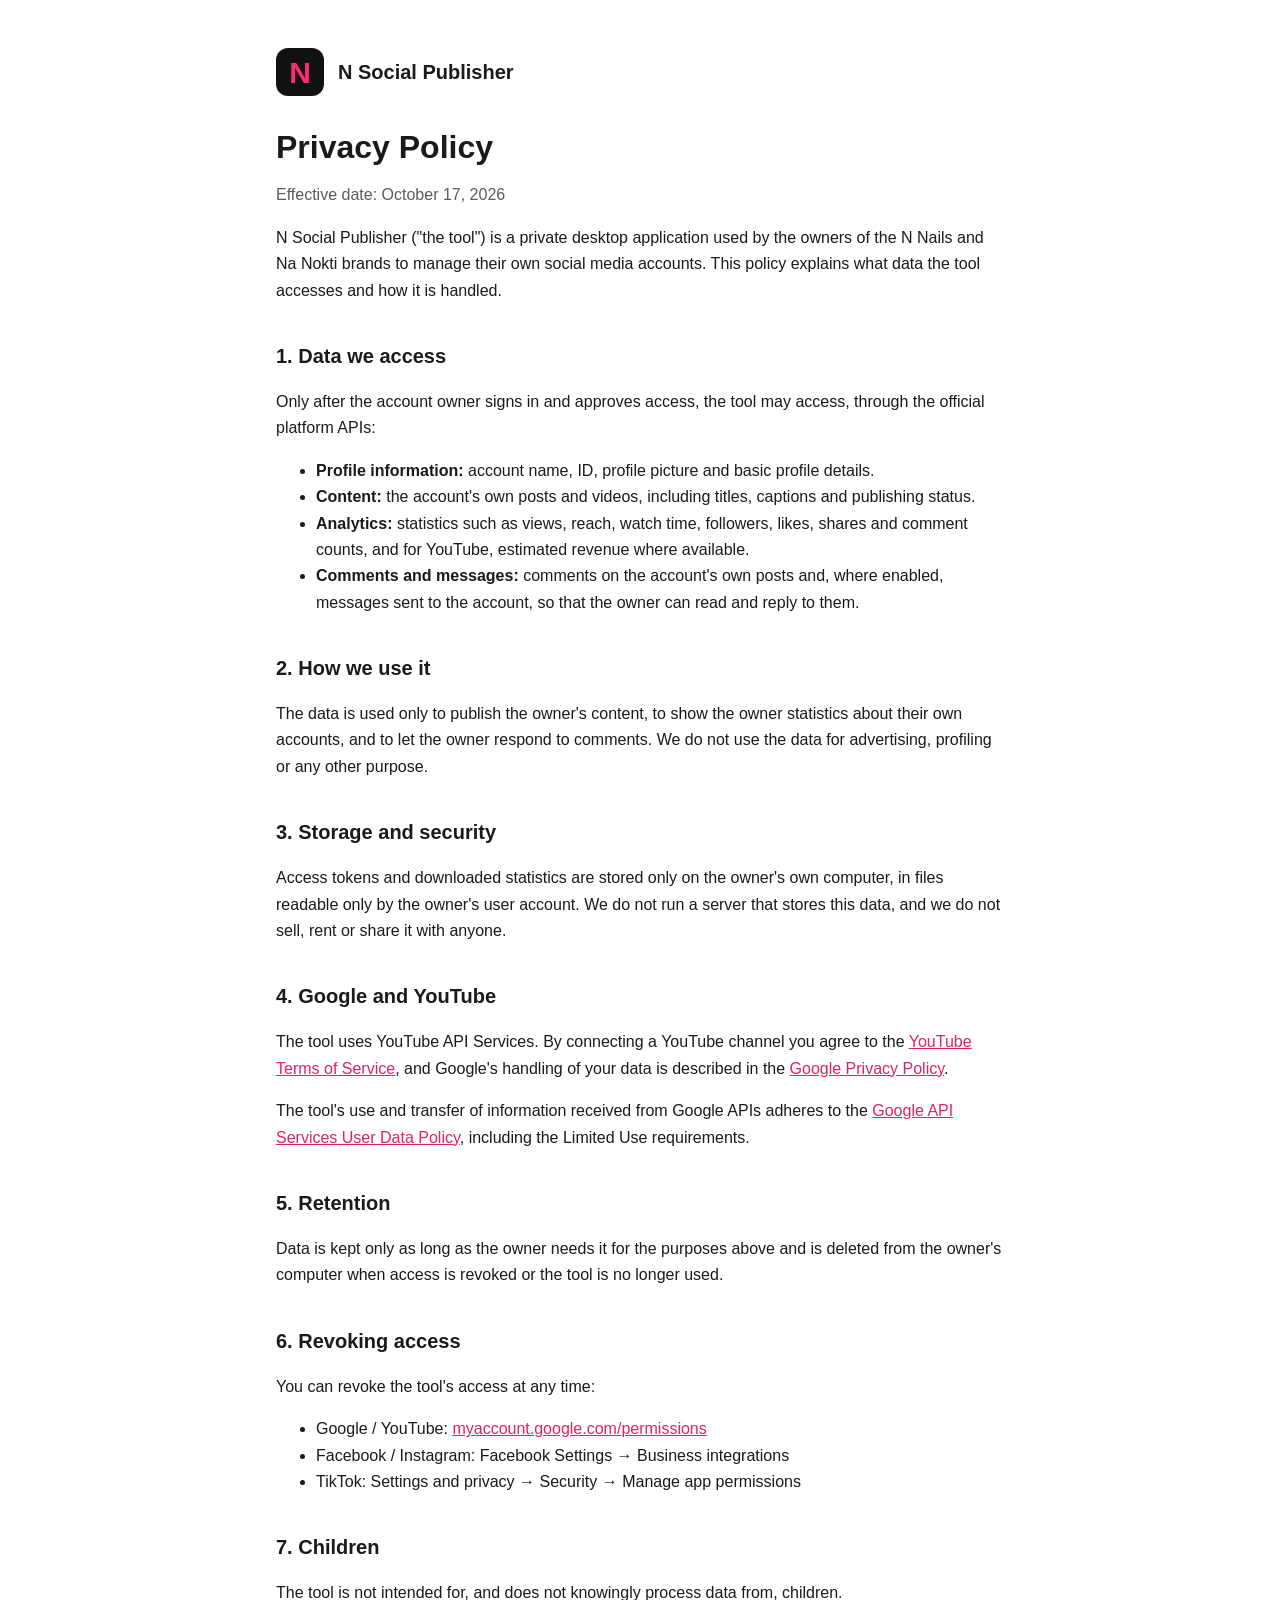
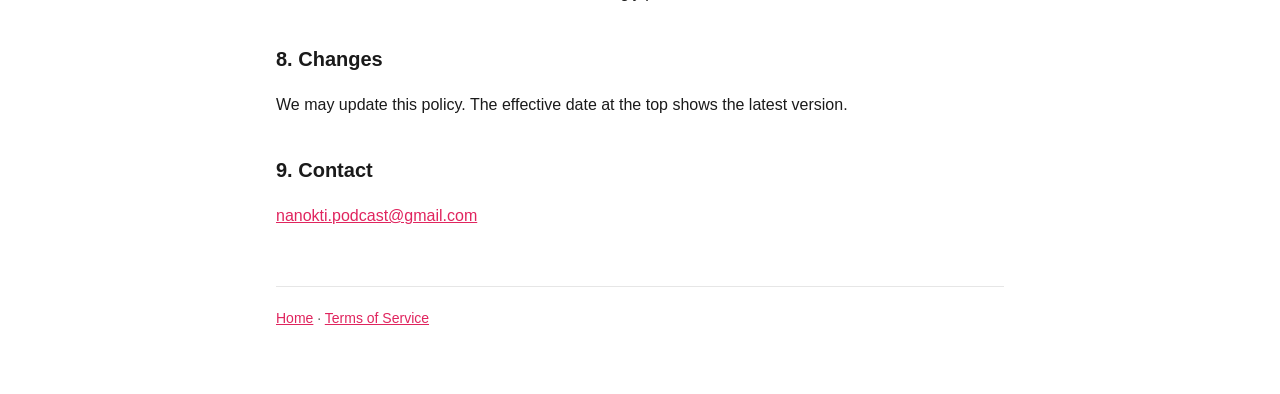
<file: privacy.html>
<!doctype html>
<html lang="en">
<head>
  <meta charset="utf-8">
  <meta name="viewport" content="width=device-width, initial-scale=1">
  <title>Privacy Policy</title>
  <link rel="stylesheet" href="style.css">
</head>
<body>
<main>
  <header><div class="logo">N</div><a href="./">N Social Publisher</a></header>

  <h1>Privacy Policy</h1>
  <p class="muted">Effective date: October 17, 2026</p>

  <p>N Social Publisher ("the tool") is a private desktop application used by the owners of the N Nails and Na Nokti brands to manage their own social media accounts. This policy explains what data the tool accesses and how it is handled.</p>

  <h2>1. Data we access</h2>
  <p>Only after the account owner signs in and approves access, the tool may access, through the official platform APIs:</p>
  <ul>
    <li><strong>Profile information:</strong> account name, ID, profile picture and basic profile details.</li>
    <li><strong>Content:</strong> the account's own posts and videos, including titles, captions and publishing status.</li>
    <li><strong>Analytics:</strong> statistics such as views, reach, watch time, followers, likes, shares and comment counts, and for YouTube, estimated revenue where available.</li>
    <li><strong>Comments and messages:</strong> comments on the account's own posts and, where enabled, messages sent to the account, so that the owner can read and reply to them.</li>
  </ul>

  <h2>2. How we use it</h2>
  <p>The data is used only to publish the owner's content, to show the owner statistics about their own accounts, and to let the owner respond to comments. We do not use the data for advertising, profiling or any other purpose.</p>

  <h2>3. Storage and security</h2>
  <p>Access tokens and downloaded statistics are stored only on the owner's own computer, in files readable only by the owner's user account. We do not run a server that stores this data, and we do not sell, rent or share it with anyone.</p>

  <h2>4. Google and YouTube</h2>
  <p>The tool uses YouTube API Services. By connecting a YouTube channel you agree to the <a href="https://www.youtube.com/t/terms">YouTube Terms of Service</a>, and Google's handling of your data is described in the <a href="https://policies.google.com/privacy">Google Privacy Policy</a>.</p>
  <p>The tool's use and transfer of information received from Google APIs adheres to the <a href="https://developers.google.com/terms/api-services-user-data-policy">Google API Services User Data Policy</a>, including the Limited Use requirements.</p>

  <h2>5. Retention</h2>
  <p>Data is kept only as long as the owner needs it for the purposes above and is deleted from the owner's computer when access is revoked or the tool is no longer used.</p>

  <h2>6. Revoking access</h2>
  <p>You can revoke the tool's access at any time:</p>
  <ul>
    <li>Google / YouTube: <a href="https://myaccount.google.com/permissions">myaccount.google.com/permissions</a></li>
    <li>Facebook / Instagram: Facebook Settings → Business integrations</li>
    <li>TikTok: Settings and privacy → Security → Manage app permissions</li>
  </ul>

  <h2>7. Children</h2>
  <p>The tool is not intended for, and does not knowingly process data from, children.</p>

  <h2>8. Changes</h2>
  <p>We may update this policy. The effective date at the top shows the latest version.</p>

  <h2>9. Contact</h2>
  <p><a href="mailto:nanokti.podcast@gmail.com">nanokti.podcast@gmail.com</a></p>

  <footer class="muted"><a href="./">Home</a> · <a href="terms.html">Terms of Service</a></footer>
</main>
</body>
</html>
</file>
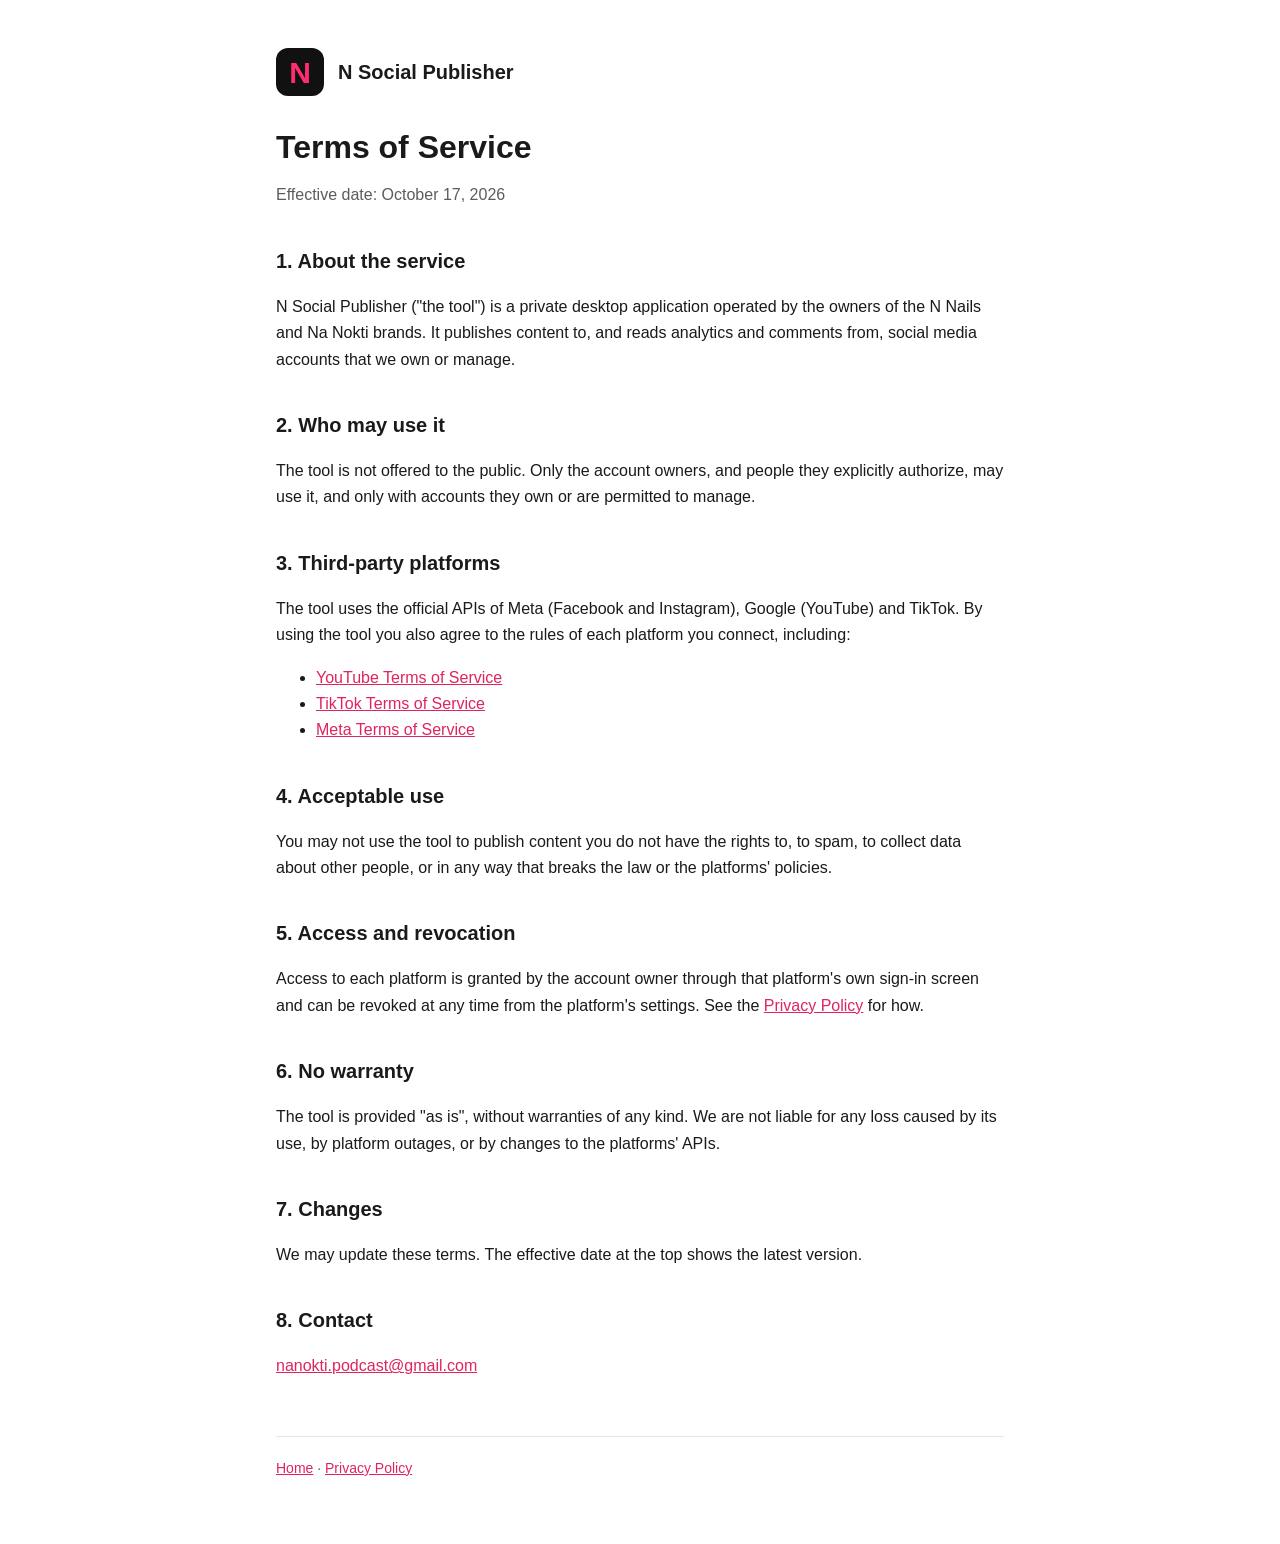
<file: terms.html>
<!doctype html>
<html lang="en">
<head>
  <meta charset="utf-8">
  <meta name="viewport" content="width=device-width, initial-scale=1">
  <title>Terms of Service</title>
  <link rel="stylesheet" href="style.css">
</head>
<body>
<main>
  <header><div class="logo">N</div><a href="./">N Social Publisher</a></header>

  <h1>Terms of Service</h1>
  <p class="muted">Effective date: October 17, 2026</p>

  <h2>1. About the service</h2>
  <p>N Social Publisher ("the tool") is a private desktop application operated by the owners of the N Nails and Na Nokti brands. It publishes content to, and reads analytics and comments from, social media accounts that we own or manage.</p>

  <h2>2. Who may use it</h2>
  <p>The tool is not offered to the public. Only the account owners, and people they explicitly authorize, may use it, and only with accounts they own or are permitted to manage.</p>

  <h2>3. Third-party platforms</h2>
  <p>The tool uses the official APIs of Meta (Facebook and Instagram), Google (YouTube) and TikTok. By using the tool you also agree to the rules of each platform you connect, including:</p>
  <ul>
    <li><a href="https://www.youtube.com/t/terms">YouTube Terms of Service</a></li>
    <li><a href="https://www.tiktok.com/legal/terms-of-service">TikTok Terms of Service</a></li>
    <li><a href="https://www.facebook.com/terms.php">Meta Terms of Service</a></li>
  </ul>

  <h2>4. Acceptable use</h2>
  <p>You may not use the tool to publish content you do not have the rights to, to spam, to collect data about other people, or in any way that breaks the law or the platforms' policies.</p>

  <h2>5. Access and revocation</h2>
  <p>Access to each platform is granted by the account owner through that platform's own sign-in screen and can be revoked at any time from the platform's settings. See the <a href="privacy.html">Privacy Policy</a> for how.</p>

  <h2>6. No warranty</h2>
  <p>The tool is provided "as is", without warranties of any kind. We are not liable for any loss caused by its use, by platform outages, or by changes to the platforms' APIs.</p>

  <h2>7. Changes</h2>
  <p>We may update these terms. The effective date at the top shows the latest version.</p>

  <h2>8. Contact</h2>
  <p><a href="mailto:nanokti.podcast@gmail.com">nanokti.podcast@gmail.com</a></p>

  <footer class="muted"><a href="./">Home</a> · <a href="privacy.html">Privacy Policy</a></footer>
</main>
</body>
</html>
</file>
<file: style.css>
:root {
  --bg: #ffffff;
  --text: #1a1a1a;
  --muted: #5c5c5c;
  --accent: #e0245e;
  --line: #e6e6e6;
}
@media (prefers-color-scheme: dark) {
  :root {
    --bg: #111111;
    --text: #f2f2f2;
    --muted: #a8a8a8;
    --accent: #ff2d6f;
    --line: #2a2a2a;
  }
}
* { box-sizing: border-box; }
body {
  margin: 0;
  background: var(--bg);
  color: var(--text);
  font: 16px/1.65 -apple-system, BlinkMacSystemFont, "Segoe UI", Roboto, sans-serif;
}
main { max-width: 760px; margin: 0 auto; padding: 48px 16px 64px; }
header { display: flex; align-items: center; gap: 14px; margin-bottom: 32px; }
.logo {
  width: 48px; height: 48px; border-radius: 12px; background: #111;
  color: #ff2d6f; font-weight: 800; font-size: 30px;
  display: grid; place-items: center;
}
header a { color: inherit; text-decoration: none; font-weight: 700; font-size: 20px; }
h1 { font-size: 32px; line-height: 1.2; margin: 0 0 8px; }
h2 { font-size: 20px; margin: 36px 0 8px; }
p, li { color: var(--text); }
.muted { color: var(--muted); }
a { color: var(--accent); }
nav { display: flex; gap: 18px; flex-wrap: wrap; margin-top: 8px; }
footer { margin-top: 56px; padding-top: 20px; border-top: 1px solid var(--line); font-size: 14px; }
</file>
